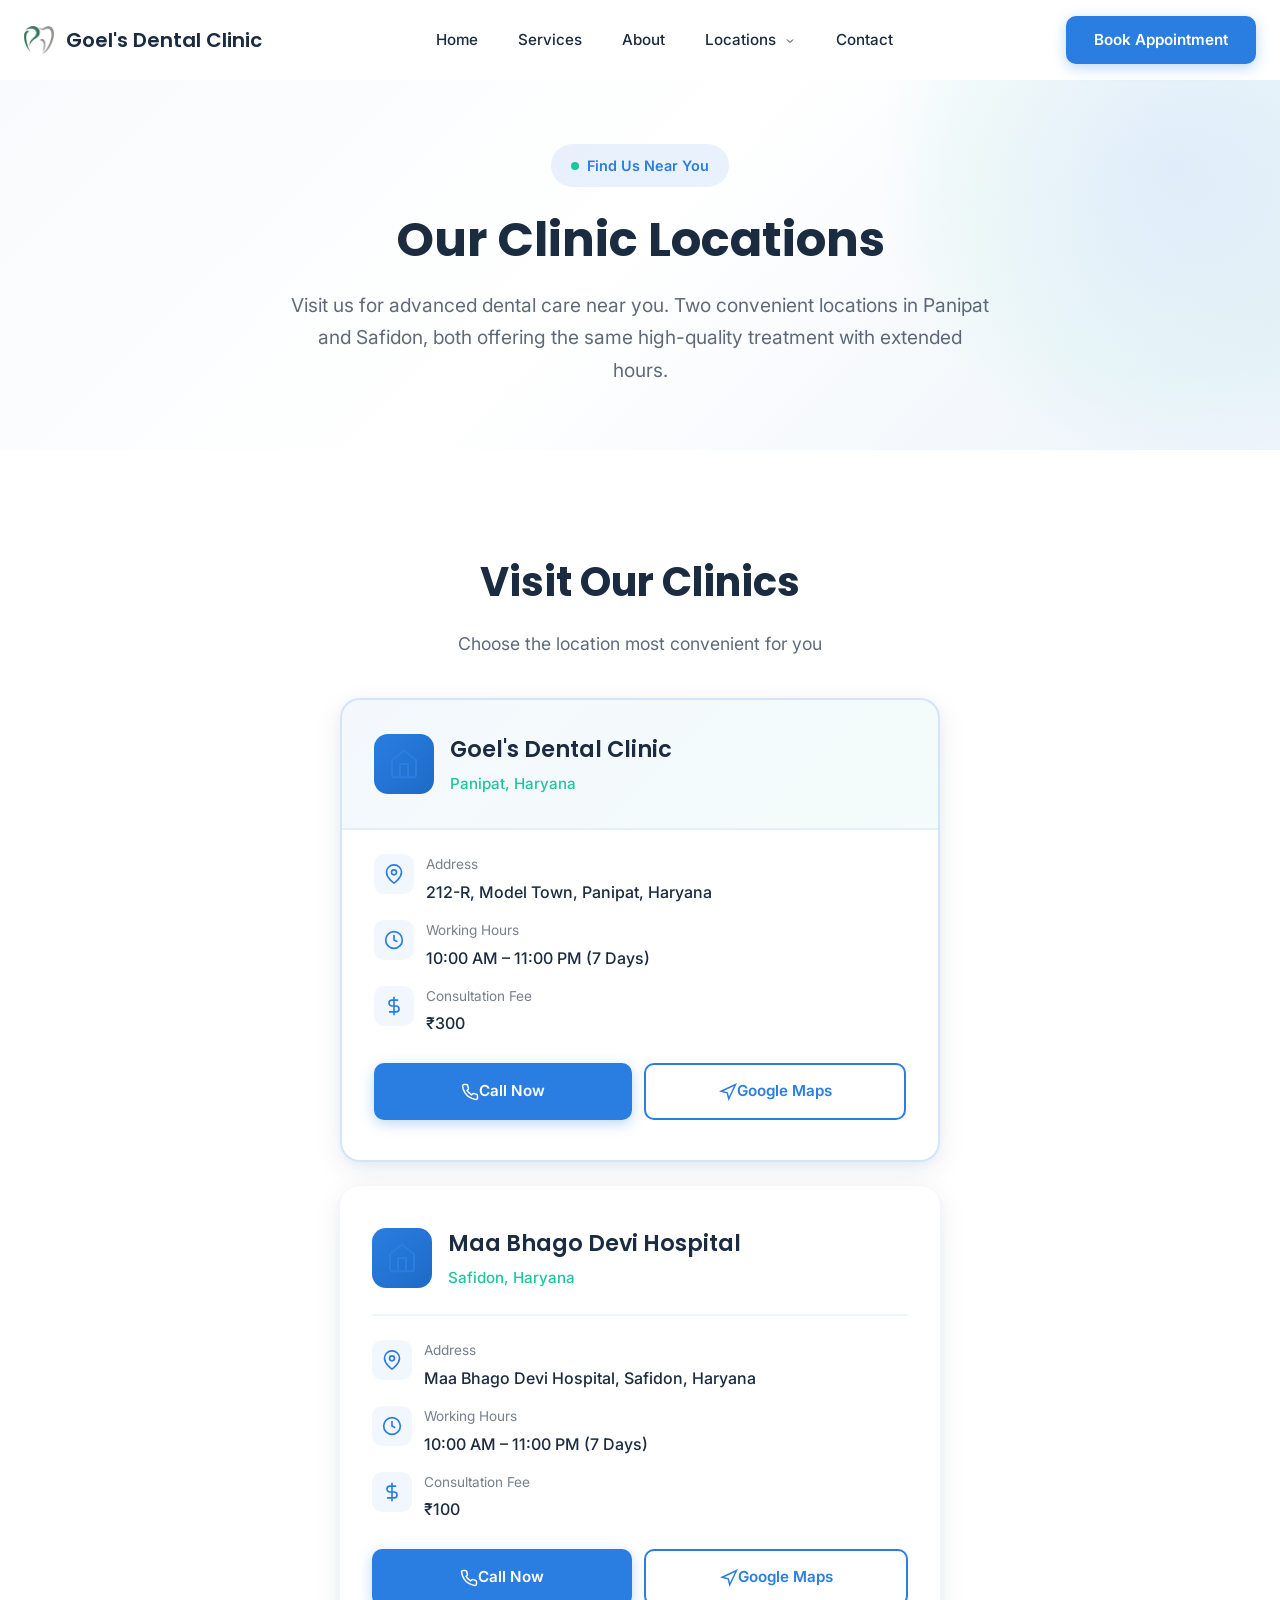
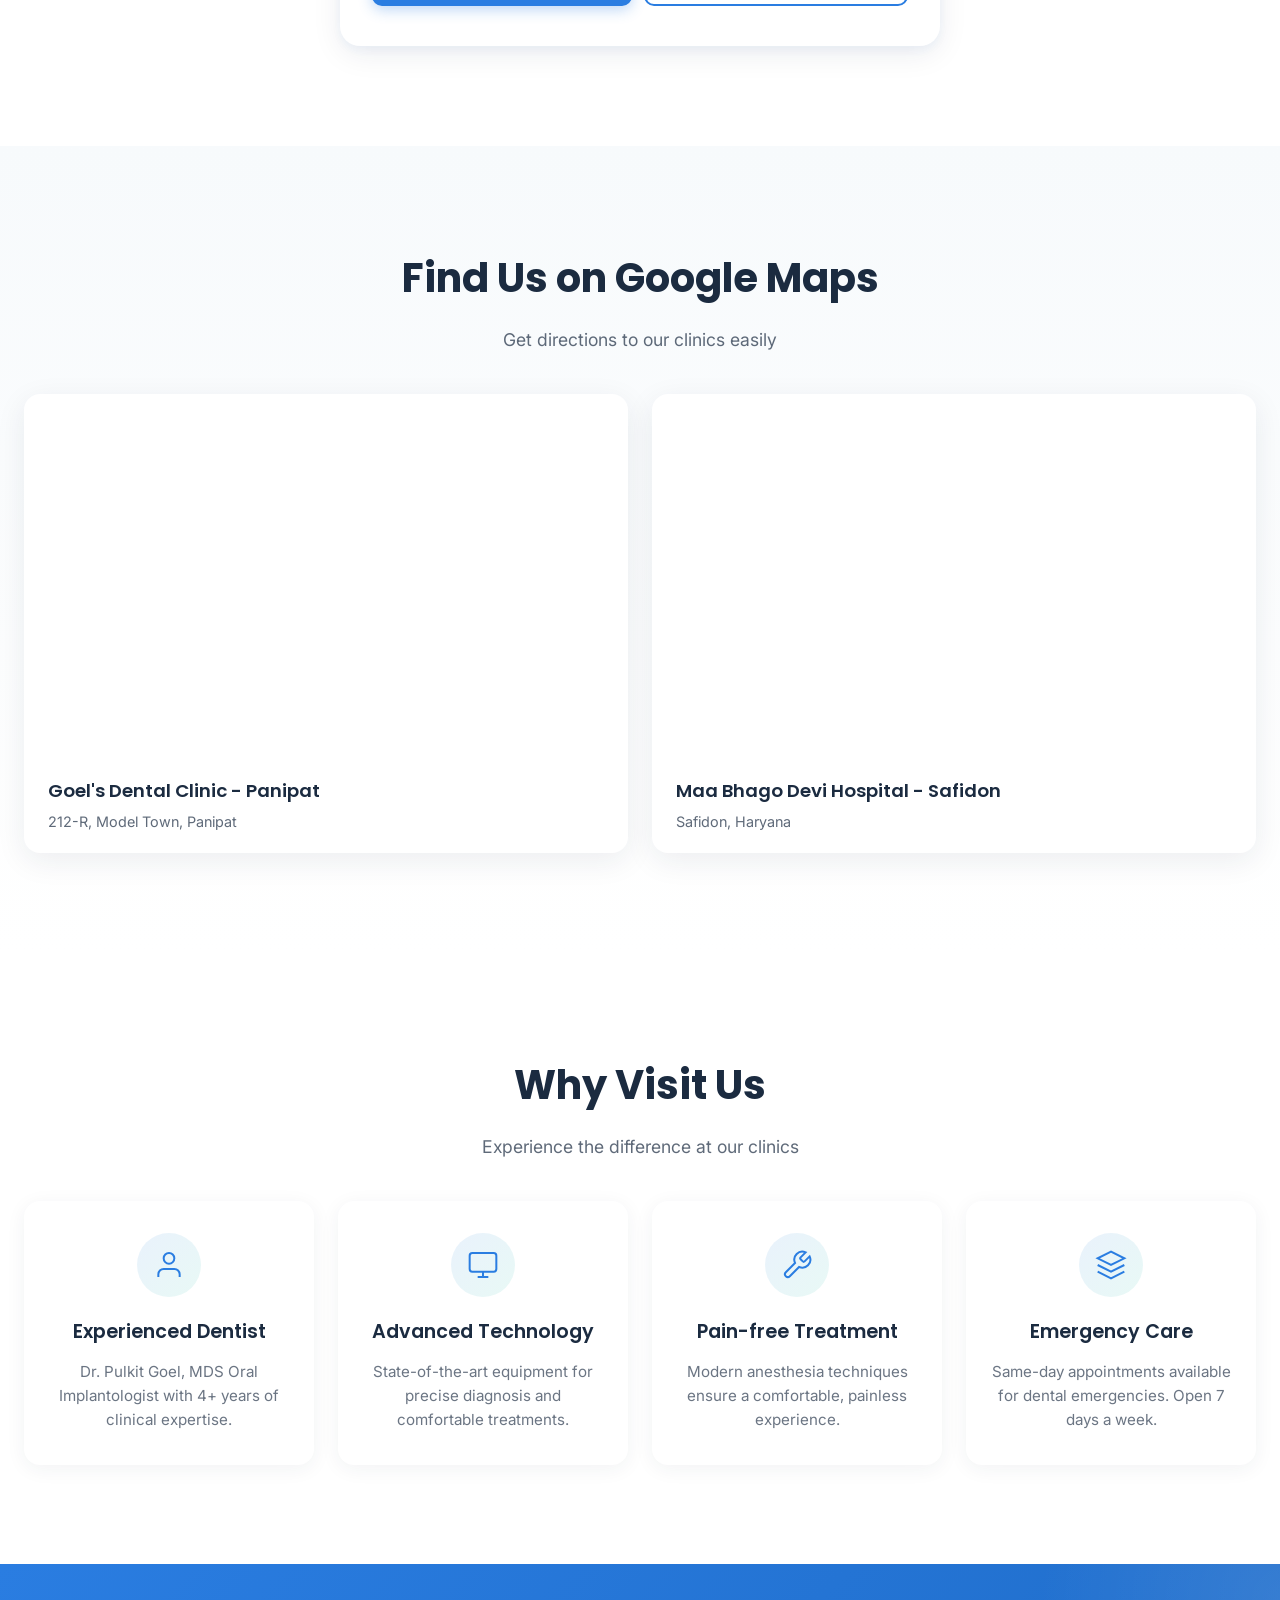
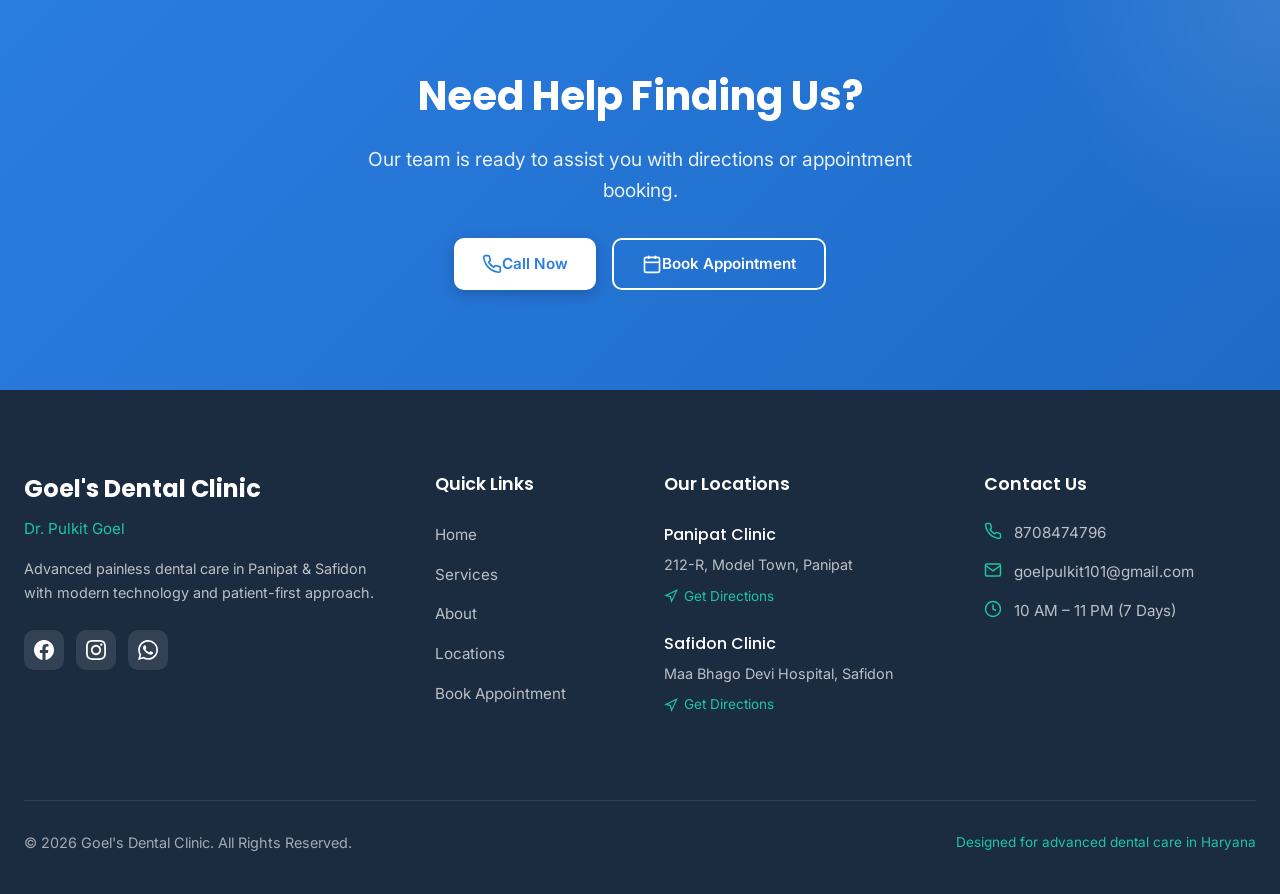
<file: 1.html>
<!DOCTYPE html>
<html lang="en">

<head>
    <meta charset="UTF-8">
    <meta name="viewport" content="width=device-width, initial-scale=1.0">

    <!-- SEO Meta Tags -->
    <title>Our Clinic Locations | Goel's Dental Clinic - Panipat & Safidon</title>
    <meta name="description"
        content="Visit Goel's Dental Clinic in Panipat or Safidon. Advanced dental care with Dr. Pulkit Goel. Open 10 AM - 11 PM, 7 days a week.">
    <meta name="keywords"
        content="dental clinic Panipat, dentist Safidon, Goel Dental Clinic location, dental clinic near me Haryana">
    <meta name="robots" content="index, follow">

    <!-- Canonical URL -->
    <link rel="canonical" href="https://goelsdentalclinic.com/location.html">

    <!-- Favicon -->
    <link rel="icon" type="image/png" href="components/images/logo.png">

    <!-- Fonts -->
    <link rel="preconnect" href="https://fonts.googleapis.com">
    <link rel="preconnect" href="https://fonts.gstatic.com" crossorigin>
    <link
        href="https://fonts.googleapis.com/css2?family=Inter:wght@400;500;600&family=Poppins:wght@500;600;700&display=swap"
        rel="stylesheet">

    <!-- Stylesheet -->
    <link rel="stylesheet" href="style.css">

    <!-- Location Page Specific Styles -->
    <style>
        @keyframes fadeInUp {
            from {
                opacity: 0;
                transform: translateY(20px);
            }

            to {
                opacity: 1;
                transform: translateY(0);
            }
        }

        @keyframes cardFadeIn {
            to {
                opacity: 1;
                transform: translateY(0);
            }
        }

        @keyframes blobPulse {

            0%,
            100% {
                transform: scale(1);
                opacity: 0.6;
            }

            50% {
                transform: scale(1.1);
                opacity: 0.8;
            }
        }

        @keyframes bounceLocation {

            0%,
            100% {
                transform: translateY(0);
            }

            50% {
                transform: translateY(-3px);
            }
        }

        @keyframes pulseDot {

            0%,
            100% {
                opacity: 1;
                transform: scale(1);
            }

            50% {
                opacity: 0.7;
                transform: scale(1.2);
            }
        }

        /* ========================================
           LOCATION PAGE SPECIFIC STYLES
           ======================================== */

        /* Page Hero Section */
        .page-hero {
            min-height: 50vh;
            padding-top: 80px;
            display: flex;
            align-items: center;
            background: linear-gradient(135deg, var(--background) 0%, var(--white) 50%, rgba(42, 125, 225, 0.05) 100%);
            position: relative;
            overflow: hidden;
        }

        .page-hero-blob {
            position: absolute;
            top: -30%;
            right: -15%;
            width: 600px;
            height: 600px;
            background: radial-gradient(circle, rgba(42, 125, 225, 0.1) 0%, rgba(32, 196, 161, 0.05) 50%, transparent 70%);
            border-radius: 50%;
            pointer-events: none;
            animation: blobPulse 8s ease-in-out infinite;
        }

        .page-hero-container {
            max-width: var(--container-max-width);
            margin: 0 auto;
            padding: 60px var(--container-padding);
            text-align: center;
            position: relative;
            z-index: 1;
        }

        .page-badge {
            display: inline-flex;
            align-items: center;
            gap: 8px;
            padding: 10px 20px;
            background: rgba(42, 125, 225, 0.1);
            border-radius: 50px;
            font-family: 'Inter', sans-serif;
            font-size: 0.9rem;
            font-weight: 600;
            color: var(--primary);
            margin-bottom: 24px;
            animation: fadeInUp 0.6s var(--transition-smooth) forwards;
        }

        .page-title {
            font-family: 'Poppins', sans-serif;
            font-size: 3rem;
            font-weight: 700;
            color: var(--dark-text);
            line-height: 1.2;
            margin-bottom: 20px;
            animation: fadeInUp 0.6s var(--transition-smooth) 0.1s forwards;
            word-wrap: break-word;
            overflow-wrap: break-word;
        }

        .page-subtitle {
            font-family: 'Inter', sans-serif;
            font-size: 1.2rem;
            color: rgba(27, 43, 64, 0.7);
            line-height: 1.7;
            max-width: 700px;
            margin: 0 auto;
            animation: fadeInUp 0.6s var(--transition-smooth) 0.2s forwards;
            word-wrap: break-word;
            overflow-wrap: break-word;
        }

        /* ========================================
           LOCATIONS SECTION
           ======================================== */

        .locations-section {
            background: var(--white);
        }

        .locations-container {
            max-width: var(--container-max-width);
            margin: 0 auto;
            padding: 0 var(--container-padding);
        }

        .locations-header {
            text-align: center;
            margin-bottom: 40px;
        }

        .locations-title {
            font-family: 'Poppins', sans-serif;
            font-size: 2.5rem;
            font-weight: 700;
            color: var(--dark-text);
            margin-bottom: 16px;
            word-wrap: break-word;
            overflow-wrap: break-word;
        }

        .locations-subtitle {
            font-family: 'Inter', sans-serif;
            font-size: 1.1rem;
            color: rgba(27, 43, 64, 0.7);
            max-width: 600px;
            margin: 0 auto;
        }

        .locations-grid {
            display: flex;
            flex-direction: column;
            align-items: center;
            gap: 24px;
        }

        .location-card {
            background: var(--white);
            border-radius: 20px;
            padding: 40px 32px;
            box-shadow: 0 8px 30px rgba(27, 43, 64, 0.08), 0 4px 12px rgba(42, 125, 225, 0.06);
            transition: all 0.4s var(--transition-smooth);
            opacity: 1;
            width: 100%;
            max-width: 600px;
        }

        .location-card:nth-child(1) {
            animation-delay: 0.1s;
        }

        .location-card:nth-child(2) {
            animation-delay: 0.2s;
        }

        .location-card.featured {
            border: 2px solid rgba(42, 125, 225, 0.2);
        }

        .location-card.featured .location-header {
            background: linear-gradient(135deg, rgba(42, 125, 225, 0.05) 0%, rgba(32, 196, 161, 0.05) 100%);
            margin: -40px -32px 24px -32px;
            padding: 32px;
            border-radius: 18px 18px 0 0;
        }

        .location-card:hover {
            transform: translateY(-8px);
            box-shadow: 0 15px 40px rgba(27, 43, 64, 0.12), 0 6px 20px rgba(42, 125, 225, 0.1);
        }

        .location-header {
            display: flex;
            align-items: center;
            gap: 16px;
            margin-bottom: 24px;
            padding-bottom: 24px;
            border-bottom: 2px solid rgba(42, 125, 225, 0.08);
        }

        .location-icon {
            display: flex;
            align-items: center;
            justify-content: center;
            width: 60px;
            height: 60px;
            background: linear-gradient(135deg, var(--primary) 0%, var(--primary-dark) 100%);
            border-radius: 14px;
            color: var(--white);
            flex-shrink: 0;
        }

        .location-title {
            font-family: 'Poppins', sans-serif;
            font-size: 1.4rem;
            font-weight: 600;
            color: var(--dark-text);
            margin-bottom: 4px;
            word-wrap: break-word;
            overflow-wrap: break-word;
        }

        .location-city {
            font-family: 'Inter', sans-serif;
            font-size: 0.95rem;
            color: var(--accent);
            font-weight: 500;
        }

        .location-details {
            display: flex;
            flex-direction: column;
            gap: 16px;
            margin-bottom: 28px;
        }

        .location-detail-item {
            display: flex;
            align-items: flex-start;
            gap: 12px;
        }

        .detail-icon {
            display: flex;
            align-items: center;
            justify-content: center;
            width: 40px;
            height: 40px;
            background: rgba(42, 125, 225, 0.06);
            border-radius: 10px;
            color: var(--primary);
            flex-shrink: 0;
        }

        .detail-content {
            flex: 1;
        }

        .detail-label {
            font-family: 'Inter', sans-serif;
            font-size: 0.85rem;
            color: rgba(27, 43, 64, 0.6);
            margin-bottom: 4px;
        }

        .detail-value {
            font-family: 'Inter', sans-serif;
            font-size: 1rem;
            color: var(--dark-text);
            font-weight: 500;
            line-height: 1.5;
            word-wrap: break-word;
            overflow-wrap: break-word;
        }

        .location-actions {
            display: flex;
            gap: 12px;
            flex-wrap: wrap;
        }

        .location-actions .btn {
            flex: 1;
            min-width: 140px;
            justify-content: center;
            padding: 14px 24px;
            font-size: 0.95rem;
        }

        /* ========================================
           MAPS SECTION
           ======================================== */

        .maps-section {
            background: linear-gradient(180deg, var(--background) 0%, var(--white) 100%);
        }

        .maps-container {
            max-width: var(--container-max-width);
            margin: 0 auto;
            padding: 0 var(--container-padding);
        }

        .maps-header {
            text-align: center;
            margin-bottom: 40px;
        }

        .maps-title {
            font-family: 'Poppins', sans-serif;
            font-size: 2.5rem;
            font-weight: 700;
            color: var(--dark-text);
            margin-bottom: 16px;
            word-wrap: break-word;
            overflow-wrap: break-word;
        }

        .maps-subtitle {
            font-family: 'Inter', sans-serif;
            font-size: 1.1rem;
            color: rgba(27, 43, 64, 0.7);
            max-width: 600px;
            margin: 0 auto;
        }

        .maps-grid {
            display: grid;
            grid-template-columns: repeat(2, 1fr);
            gap: 24px;
        }

        .map-card {
            background: var(--white);
            border-radius: 16px;
            overflow: hidden;
            box-shadow: 0 8px 30px rgba(27, 43, 64, 0.08);
            opacity: 1;
        }

        .map-card:nth-child(1) {
            animation-delay: 0.1s;
        }

        .map-card:nth-child(2) {
            animation-delay: 0.2s;
        }

        .map-wrapper {
            position: relative;
            padding-bottom: 60%;
            height: 0;
            overflow: hidden;
        }

        .map-wrapper iframe {
            position: absolute;
            top: 0;
            left: 0;
            width: 100%;
            height: 100%;
            border: 0;
        }

        .map-info {
            padding: 20px 24px;
        }

        .map-clinic-name {
            font-family: 'Poppins', sans-serif;
            font-size: 1.15rem;
            font-weight: 600;
            color: var(--dark-text);
            margin-bottom: 4px;
        }

        .map-address {
            font-family: 'Inter', sans-serif;
            font-size: 0.9rem;
            color: rgba(27, 43, 64, 0.7);
            word-wrap: break-word;
            overflow-wrap: break-word;
        }

        /* ========================================
           WHY VISIT US SECTION
           ======================================== */

        .why-visit-section {
            background: var(--white);
        }

        .why-visit-container {
            max-width: var(--container-max-width);
            margin: 0 auto;
            padding: 0 var(--container-padding);
        }

        .why-visit-header {
            text-align: center;
            margin-bottom: 40px;
        }

        .why-visit-title {
            font-family: 'Poppins', sans-serif;
            font-size: 2.5rem;
            font-weight: 700;
            color: var(--dark-text);
            margin-bottom: 16px;
            word-wrap: break-word;
            overflow-wrap: break-word;
        }

        .why-visit-subtitle {
            font-family: 'Inter', sans-serif;
            font-size: 1.1rem;
            color: rgba(27, 43, 64, 0.7);
            max-width: 600px;
            margin: 0 auto;
        }

        .why-visit-grid {
            display: grid;
            grid-template-columns: repeat(4, 1fr);
            gap: 24px;
        }

        .why-visit-card {
            background: var(--white);
            border-radius: 16px;
            padding: 32px 24px;
            text-align: center;
            box-shadow: 0 4px 20px rgba(27, 43, 64, 0.06);
            transition: all 0.4s var(--transition-smooth);
            opacity: 1;
        }

        .why-visit-card:nth-child(1) {
            animation-delay: 0.05s;
        }

        .why-visit-card:nth-child(2) {
            animation-delay: 0.1s;
        }

        .why-visit-card:nth-child(3) {
            animation-delay: 0.15s;
        }

        .why-visit-card:nth-child(4) {
            animation-delay: 0.2s;
        }

        .why-visit-card:hover {
            transform: translateY(-8px);
            box-shadow: 0 12px 40px rgba(27, 43, 64, 0.12);
        }

        .why-visit-icon {
            width: 64px;
            height: 64px;
            margin: 0 auto 20px;
            display: flex;
            align-items: center;
            justify-content: center;
            background: linear-gradient(135deg, rgba(42, 125, 225, 0.1) 0%, rgba(32, 196, 161, 0.1) 100%);
            border-radius: 50%;
            color: var(--primary);
            transition: all 0.3s var(--transition-smooth);
        }

        .why-visit-card:hover .why-visit-icon {
            background: var(--primary);
            color: var(--white);
            transform: scale(1.1);
        }

        .why-visit-card-title {
            font-family: 'Poppins', sans-serif;
            font-size: 1.2rem;
            font-weight: 600;
            color: var(--dark-text);
            margin-bottom: 12px;
        }

        .why-visit-card-desc {
            font-family: 'Inter', sans-serif;
            font-size: 0.95rem;
            color: rgba(27, 43, 64, 0.65);
            line-height: 1.6;
            word-wrap: break-word;
            overflow-wrap: break-word;
        }

        /* ========================================
           CONTACT CTA SECTION
           ======================================== */

        .contact-cta-section {
            background: linear-gradient(135deg, var(--primary) 0%, var(--primary-dark) 100%);
            position: relative;
            overflow: hidden;
        }

        .contact-cta-blob {
            position: absolute;
            top: -50%;
            right: -20%;
            width: 500px;
            height: 500px;
            background: radial-gradient(circle, rgba(255, 255, 255, 0.1) 0%, transparent 70%);
            border-radius: 50%;
            animation: blobPulse 10s ease-in-out infinite;
        }

        .contact-cta-container {
            max-width: var(--container-max-width);
            margin: 0 auto;
            padding: 0 var(--container-padding);
            text-align: center;
            position: relative;
            z-index: 1;
        }

        .contact-cta-title {
            font-family: 'Poppins', sans-serif;
            font-size: 2.5rem;
            font-weight: 700;
            color: var(--white);
            margin-bottom: 16px;
            word-wrap: break-word;
            overflow-wrap: break-word;
        }

        .contact-cta-text {
            font-family: 'Inter', sans-serif;
            font-size: 1.2rem;
            color: rgba(255, 255, 255, 0.9);
            max-width: 600px;
            margin: 0 auto 32px;
            line-height: 1.6;
            word-wrap: break-word;
            overflow-wrap: break-word;
        }

        .contact-cta-buttons {
            display: flex;
            gap: 16px;
            justify-content: center;
            flex-wrap: wrap;
        }

        .contact-cta-buttons .btn-primary {
            background: var(--white);
            color: var(--primary);
            box-shadow: 0 4px 14px rgba(0, 0, 0, 0.2);
        }

        .contact-cta-buttons .btn-primary:hover {
            background: var(--background);
            transform: scale(1.05);
        }

        .contact-cta-buttons .btn-secondary {
            background: transparent;
            color: var(--white);
            border: 2px solid var(--white);
        }

        .contact-cta-buttons .btn-secondary:hover {
            background: var(--white);
            color: var(--primary);
        }

        /* ========================================
           RESPONSIVE STYLES
           ======================================== */

        @media (max-width: 1024px) {
            .page-title {
                font-size: 2.5rem;
            }

            .locations-title,
            .maps-title,
            .why-visit-title {
                font-size: 2.2rem;
            }

            .contact-cta-title {
                font-size: 2.2rem;
            }

            .locations-grid,
            .maps-grid {
                gap: 24px;
            }

            .location-card {
                padding: 32px 24px;
            }



            .why-visit-grid {
                grid-template-columns: repeat(2, 1fr);
            }
        }

        @media (max-width: 768px) {
            .page-hero {
                min-height: 40vh;
            }

            .page-title {
                font-size: 2rem;
            }

            .page-subtitle {
                font-size: 1rem;
            }

            .locations-title,
            .maps-title,
            .why-visit-title {
                font-size: 1.8rem;
            }

            .contact-cta-title {
                font-size: 1.8rem;
            }

            .contact-cta-text {
                font-size: 1rem;
            }

            .locations-grid,
            .maps-grid {
                grid-template-columns: 1fr;
                gap: 24px;
            }

            .location-card {
                padding: 28px 20px;
            }



            .location-title {
                font-size: 1.25rem;
            }

            .location-actions {
                flex-direction: column;
            }

            .location-actions .btn {
                width: 100%;
            }

            .why-visit-grid {
                grid-template-columns: repeat(2, 1fr);
                gap: 24px;
            }

            .why-visit-card {
                padding: 28px 20px;
            }
        }

        @media (max-width: 480px) {
            .page-title {
                font-size: 1.75rem;
            }

            .page-badge {
                font-size: 0.8rem;
                padding: 8px 16px;
            }

            .locations-title,
            .maps-title,
            .why-visit-title {
                font-size: 1.6rem;
            }

            .contact-cta-title {
                font-size: 1.6rem;
            }

            .why-visit-grid {
                grid-template-columns: 1fr;
                gap: 24px;
            }

            .location-header {
                flex-direction: column;
                text-align: center;
            }

            .location-detail-item {
                align-items: flex-start;
            }
        }
    </style>

    <!-- Include Script -->
    <script src="js/include.js"></script>
</head>

<body>
    <!-- Navbar injected here -->
    <div id="navbar"></div>

    <!-- ========================================
         HERO SECTION
         ======================================== -->
    <section class="page-hero" id="home">
        <div class="page-hero-blob"></div>

        <div class="page-hero-container">
            <div class="page-badge">
                <span class="badge-dot"></span>
                Find Us Near You
            </div>

            <h1 class="page-title">Our Clinic Locations</h1>

            <p class="page-subtitle">
                Visit us for advanced dental care near you. Two convenient locations in Panipat and Safidon,
                both offering the same high-quality treatment with extended hours.
            </p>
        </div>
    </section>

    <!-- ========================================
         LOCATIONS SECTION
         ======================================== -->
    <section class="locations-section section-spacing" id="locations">
        <div class="locations-container">
            <div class="locations-header">
                <h2 class="locations-title">Visit Our Clinics</h2>
                <p class="locations-subtitle">Choose the location most convenient for you</p>
            </div>

            <div class="locations-grid">
                <!-- Panipat Clinic - Featured Main Clinic -->
                <div class="location-card featured">
                    <div class="location-header">
                        <div class="location-icon">
                            <svg width="32" height="32" viewBox="0 0 24 24" fill="none" stroke="currentColor"
                                stroke-width="1.5">
                                <path d="M3 9l9-7 9 7v11a2 2 0 0 1-2 2H5a2 2 0 0 1-2-2z" />
                                <polyline points="9 22 9 12 15 12 15 22" />
                            </svg>
                        </div>
                        <div>
                            <h3 class="location-title">Goel's Dental Clinic</h3>
                            <p class="location-city">Panipat, Haryana</p>
                        </div>
                    </div>

                    <div class="location-details">
                        <div class="location-detail-item">
                            <div class="detail-icon">
                                <svg width="20" height="20" viewBox="0 0 24 24" fill="none" stroke="currentColor"
                                    stroke-width="2">
                                    <path d="M21 10c0 7-9 13-9 13s-9-6-9-13a9 9 0 0 1 18 0z" />
                                    <circle cx="12" cy="10" r="3" />
                                </svg>
                            </div>
                            <div class="detail-content">
                                <p class="detail-label">Address</p>
                                <p class="detail-value">212-R, Model Town, Panipat, Haryana</p>
                            </div>
                        </div>

                        <div class="location-detail-item">
                            <div class="detail-icon">
                                <svg width="20" height="20" viewBox="0 0 24 24" fill="none" stroke="currentColor"
                                    stroke-width="2">
                                    <circle cx="12" cy="12" r="10" />
                                    <polyline points="12 6 12 12 16 14" />
                                </svg>
                            </div>
                            <div class="detail-content">
                                <p class="detail-label">Working Hours</p>
                                <p class="detail-value">10:00 AM – 11:00 PM (7 Days)</p>
                            </div>
                        </div>

                        <div class="location-detail-item">
                            <div class="detail-icon">
                                <svg width="20" height="20" viewBox="0 0 24 24" fill="none" stroke="currentColor"
                                    stroke-width="2">
                                    <line x1="12" y1="1" x2="12" y2="23" />
                                    <path d="M17 5H9.5a3.5 3.5 0 0 0 0 7h5a3.5 3.5 0 0 1 0 7H6" />
                                </svg>
                            </div>
                            <div class="detail-content">
                                <p class="detail-label">Consultation Fee</p>
                                <p class="detail-value">₹300</p>
                            </div>
                        </div>
                    </div>

                    <div class="location-actions">
                        <a href="tel:8708474796" class="btn btn-primary">
                            <svg width="18" height="18" viewBox="0 0 24 24" fill="none" stroke="currentColor"
                                stroke-width="2">
                                <path
                                    d="M22 16.92v3a2 2 0 0 1-2.18 2 19.79 19.79 0 0 1-8.63-3.07 19.5 19.5 0 0 1-6-6 19.79 19.79 0 0 1-3.07-8.67A2 2 0 0 1 4.11 2h3a2 2 0 0 1 2 1.72 12.84 12.84 0 0 0 .7 2.81 2 2 0 0 1-.45 2.11L8.09 9.91a16 16 0 0 0 6 6l1.27-1.27a2 2 0 0 1 2.11-.45 12.84 12.84 0 0 0 2.81.7A2 2 0 0 1 22 16.92z" />
                            </svg>
                            <span>Call Now</span>
                        </a>
                        <a href="https://www.google.com/maps/@29.3910327,76.9636503,17z?entry=ttu&g_ep=EgoyMDI2MDUwNi4wIKXMDSoASAFQAw%3D%3D"
                            target="_blank" class="btn btn-secondary"
                            aria-label="Open Panipat Clinic location in Google Maps">
                            <svg width="18" height="18" viewBox="0 0 24 24" fill="none" stroke="currentColor"
                                stroke-width="2">
                                <polygon points="3 11 22 2 13 21 11 13 3 11" />
                            </svg>
                            <span>Google Maps</span>
                        </a>
                    </div>
                </div>

                <!-- Safidon Clinic -->
                <div class="location-card">
                    <div class="location-header">
                        <div class="location-icon">
                            <svg width="32" height="32" viewBox="0 0 24 24" fill="none" stroke="currentColor"
                                stroke-width="1.5">
                                <path d="M3 9l9-7 9 7v11a2 2 0 0 1-2 2H5a2 2 0 0 1-2-2z" />
                                <polyline points="9 22 9 12 15 12 15 22" />
                            </svg>
                        </div>
                        <div>
                            <h3 class="location-title">Maa Bhago Devi Hospital</h3>
                            <p class="location-city">Safidon, Haryana</p>
                        </div>
                    </div>

                    <div class="location-details">
                        <div class="location-detail-item">
                            <div class="detail-icon">
                                <svg width="20" height="20" viewBox="0 0 24 24" fill="none" stroke="currentColor"
                                    stroke-width="2">
                                    <path d="M21 10c0 7-9 13-9 13s-9-6-9-13a9 9 0 0 1 18 0z" />
                                    <circle cx="12" cy="10" r="3" />
                                </svg>
                            </div>
                            <div class="detail-content">
                                <p class="detail-label">Address</p>
                                <p class="detail-value">Maa Bhago Devi Hospital, Safidon, Haryana</p>
                            </div>
                        </div>

                        <div class="location-detail-item">
                            <div class="detail-icon">
                                <svg width="20" height="20" viewBox="0 0 24 24" fill="none" stroke="currentColor"
                                    stroke-width="2">
                                    <circle cx="12" cy="12" r="10" />
                                    <polyline points="12 6 12 12 16 14" />
                                </svg>
                            </div>
                            <div class="detail-content">
                                <p class="detail-label">Working Hours</p>
                                <p class="detail-value">10:00 AM – 11:00 PM (7 Days)</p>
                            </div>
                        </div>

                        <div class="location-detail-item">
                            <div class="detail-icon">
                                <svg width="20" height="20" viewBox="0 0 24 24" fill="none" stroke="currentColor"
                                    stroke-width="2">
                                    <line x1="12" y1="1" x2="12" y2="23" />
                                    <path d="M17 5H9.5a3.5 3.5 0 0 0 0 7h5a3.5 3.5 0 0 1 0 7H6" />
                                </svg>
                            </div>
                            <div class="detail-content">
                                <p class="detail-label">Consultation Fee</p>
                                <p class="detail-value">₹100</p>
                            </div>
                        </div>
                    </div>

                    <div class="location-actions">
                        <a href="tel:8708474796" class="btn btn-primary">
                            <svg width="18" height="18" viewBox="0 0 24 24" fill="none" stroke="currentColor"
                                stroke-width="2">
                                <path
                                    d="M22 16.92v3a2 2 0 0 1-2.18 2 19.79 19.79 0 0 1-8.63-3.07 19.5 19.5 0 0 1-6-6 19.79 19.79 0 0 1-3.07-8.67A2 2 0 0 1 4.11 2h3a2 2 0 0 1 2 1.72 12.84 12.84 0 0 0 .7 2.81 2 2 0 0 1-.45 2.11L8.09 9.91a16 16 0 0 0 6 6l1.27-1.27a2 2 0 0 1 2.11-.45 12.84 12.84 0 0 0 2.81.7A2 2 0 0 1 22 16.92z" />
                            </svg>
                            <span>Call Now</span>
                        </a>
                        <a href="https://www.google.com/maps/search/maa+bhago+devi+hospital+safidon/@29.4025946,76.6555679,17z/data=!3m1!4b1?entry=ttu&g_ep=EgoyMDI2MDUwNi4wIKXMDSoASAFQAw%3D%3D"
                            target="_blank" class="btn btn-secondary"
                            aria-label="Open Safidon Clinic location in Google Maps">
                            <svg width="18" height="18" viewBox="0 0 24 24" fill="none" stroke="currentColor"
                                stroke-width="2">
                                <polygon points="3 11 22 2 13 21 11 13 3 11" />
                            </svg>
                            <span>Google Maps</span>
                        </a>
                    </div>
                </div>
            </div>
        </div>
    </section>

    <!-- ========================================
         MAPS SECTION
         ======================================== -->
    <section class="maps-section section-spacing" id="maps">
        <div class="maps-container">
            <div class="maps-header">
                <h2 class="maps-title">Find Us on Google Maps</h2>
                <p class="maps-subtitle">Get directions to our clinics easily</p>
            </div>

            <div class="maps-grid">
                <!-- Panipat Map -->
                <div class="map-card">
                    <div class="map-wrapper">
                        <iframe
                            src="https://www.google.com/maps/embed?pb=!1m18!1m12!1m3!1d1741.794!2d76.9636503!3d29.3910327!2m3!1f0!2f0!3f0!3m2!1i1024!2i768!4f13.1!3m3!1m2!1s0x0%3A0x0!2s212-R%2C%20Model%20Town%2C%20Panipat%2C%20Haryana!5e0!3m2!1sen!2sin"
                            allowfullscreen="" loading="lazy" referrerpolicy="no-referrer-when-downgrade"
                            title="Goel's Dental Clinic Panipat Location"></iframe>
                    </div>
                    <div class="map-info">
                        <h4 class="map-clinic-name">Goel's Dental Clinic - Panipat</h4>
                        <p class="map-address">212-R, Model Town, Panipat</p>
                    </div>
                </div>

                <!-- Safidon Map -->
                <div class="map-card">
                    <div class="map-wrapper">
                        <iframe
                            src="https://www.google.com/maps/embed?pb=!1m18!1m12!1m3!1d1741.794!2d76.6555679!3d29.4025946!2m3!1f0!2f0!3f0!3m2!1i1024!2i768!4f13.1!3m3!1m2!1s0x0%3A0x0!2sMaa%20Bhago%20Devi%20Hospital%2C%20Safidon%2C%20Haryana!5e0!3m2!1sen!2sin"
                            allowfullscreen="" loading="lazy" referrerpolicy="no-referrer-when-downgrade"
                            title="Maa Bhago Devi Hospital Safidon Location"></iframe>
                    </div>
                    <div class="map-info">
                        <h4 class="map-clinic-name">Maa Bhago Devi Hospital - Safidon</h4>
                        <p class="map-address">Safidon, Haryana</p>
                    </div>
                </div>
            </div>
        </div>
    </section>

    <!-- ========================================
         WHY VISIT US SECTION
         ======================================== -->
    <section class="why-visit-section section-spacing" id="why-visit">
        <div class="why-visit-container">
            <div class="why-visit-header">
                <h2 class="why-visit-title">Why Visit Us</h2>
                <p class="why-visit-subtitle">Experience the difference at our clinics</p>
            </div>

            <div class="why-visit-grid">
                <!-- Card 1 -->
                <div class="why-visit-card">
                    <div class="why-visit-icon">
                        <svg width="32" height="32" viewBox="0 0 24 24" fill="none" stroke="currentColor"
                            stroke-width="1.5">
                            <path d="M20 21v-2a4 4 0 0 0-4-4H8a4 4 0 0 0-4 4v2" />
                            <circle cx="12" cy="7" r="4" />
                        </svg>
                    </div>
                    <h3 class="why-visit-card-title">Experienced Dentist</h3>
                    <p class="why-visit-card-desc">Dr. Pulkit Goel, MDS Oral Implantologist with 4+ years of clinical
                        expertise.</p>
                </div>

                <!-- Card 2 -->
                <div class="why-visit-card">
                    <div class="why-visit-icon">
                        <svg width="32" height="32" viewBox="0 0 24 24" fill="none" stroke="currentColor"
                            stroke-width="1.5">
                            <rect x="2" y="3" width="20" height="14" rx="2" ry="2" />
                            <line x1="8" y1="21" x2="16" y2="21" />
                            <line x1="12" y1="17" x2="12" y2="21" />
                        </svg>
                    </div>
                    <h3 class="why-visit-card-title">Advanced Technology</h3>
                    <p class="why-visit-card-desc">State-of-the-art equipment for precise diagnosis and comfortable
                        treatments.</p>
                </div>

                <!-- Card 3 -->
                <div class="why-visit-card">
                    <div class="why-visit-icon">
                        <svg width="32" height="32" viewBox="0 0 24 24" fill="none" stroke="currentColor"
                            stroke-width="1.5">
                            <path
                                d="M14.7 6.3a1 1 0 0 0 0 1.4l1.6 1.6a1 1 0 0 0 1.4 0l3.77-3.77a6 6 0 0 1-7.94 7.94l-6.91 6.91a2.12 2.12 0 0 1-3-3l6.91-6.91a6 6 0 0 1 7.94-7.94l-3.76 3.76z" />
                        </svg>
                    </div>
                    <h3 class="why-visit-card-title">Pain-free Treatment</h3>
                    <p class="why-visit-card-desc">Modern anesthesia techniques ensure a comfortable, painless
                        experience.</p>
                </div>

                <!-- Card 4 -->
                <div class="why-visit-card">
                    <div class="why-visit-icon">
                        <svg width="32" height="32" viewBox="0 0 24 24" fill="none" stroke="currentColor"
                            stroke-width="1.5">
                            <path d="M12 2L2 7l10 5 10-5-10-5z" />
                            <path d="M2 17l10 5 10-5" />
                            <path d="M2 12l10 5 10-5" />
                        </svg>
                    </div>
                    <h3 class="why-visit-card-title">Emergency Care</h3>
                    <p class="why-visit-card-desc">Same-day appointments available for dental emergencies. Open 7 days a
                        week.</p>
                </div>
            </div>
        </div>
    </section>

    <!-- ========================================
         CONTACT CTA SECTION
         ======================================== -->
    <section class="contact-cta-section section-spacing" id="contact">
        <div class="contact-cta-blob"></div>
        <div class="contact-cta-container">
            <h2 class="contact-cta-title">Need Help Finding Us?</h2>
            <p class="contact-cta-text">Our team is ready to assist you with directions or appointment booking.</p>
            <div class="contact-cta-buttons">
                <a href="tel:8708474796" class="btn btn-primary">
                    <svg width="20" height="20" viewBox="0 0 24 24" fill="none" stroke="currentColor" stroke-width="2">
                        <path
                            d="M22 16.92v3a2 2 0 0 1-2.18 2 19.79 19.79 0 0 1-8.63-3.07 19.5 19.5 0 0 1-6-6 19.79 19.79 0 0 1-3.07-8.67A2 2 0 0 1 4.11 2h3a2 2 0 0 1 2 1.72 12.84 12.84 0 0 0 .7 2.81 2 2 0 0 1-.45 2.11L8.09 9.91a16 16 0 0 0 6 6l1.27-1.27a2 2 0 0 1 2.11-.45 12.84 12.84 0 0 0 2.81.7A2 2 0 0 1 22 16.92z" />
                    </svg>
                    <span>Call Now</span>
                </a>
                <a href="appointment.html" class="btn btn-secondary">
                    <svg width="20" height="20" viewBox="0 0 24 24" fill="none" stroke="currentColor" stroke-width="2">
                        <rect x="3" y="4" width="18" height="18" rx="2" ry="2" />
                        <line x1="16" y1="2" x2="16" y2="6" />
                        <line x1="8" y1="2" x2="8" y2="6" />
                        <line x1="3" y1="10" x2="21" y2="10" />
                    </svg>
                    <span>Book Appointment</span>
                </a>
            </div>
        </div>
    </section>

    <!-- ========================================
         FOOTER SECTION (Pasted from index.html)
         ======================================== -->
    <footer class="footer" id="footer">
        <div class="footer-container">
            <div class="footer-main">
                <!-- Column 1: About Clinic -->
                <div class="footer-column">
                    <h3 class="footer-logo">Goel's Dental Clinic</h3>
                    <p class="footer-doctor">Dr. Pulkit Goel</p>
                    <p class="footer-description">Advanced painless dental care in Panipat & Safidon with modern
                        technology and patient-first approach.</p>
                    <div class="footer-social">
                        <a href="#" class="social-link" aria-label="Facebook">
                            <svg width="20" height="20" viewBox="0 0 24 24" fill="currentColor">
                                <path
                                    d="M24 12.073c0-6.627-5.373-12-12-12s-12 5.373-12 12c0 5.99 4.388 10.954 10.125 11.854v-8.385H7.078v-3.47h3.047V9.43c0-3.007 1.792-4.669 4.533-4.669c1.312 0 2.686.235 2.686.235v2.953H15.83c-1.491 0-1.956.925-1.956 1.874v2.25h3.328l-.532 3.47h-2.796v8.385C19.612 23.027 24 18.062 24 12.073z" />
                            </svg>
                        </a>
                        <a href="https://www.instagram.com/goel_dentalclinic_panipat?igsh=MWtvYjdzeTBvd3ptaw=="
                            class="social-link" aria-label="Instagram" target="_blank" rel="noopener noreferrer">
                            <svg width="20" height="20" viewBox="0 0 24 24" fill="currentColor">
                                <path
                                    d="M12 2.163c3.204 0 3.584.012 4.85.07 3.252.148 4.771 1.691 4.919 4.919.058 1.265.069 1.645.069 4.849 0 3.205-.012 3.584-.069 4.849-.149 3.225-1.664 4.771-4.919 4.919-1.266.058-1.644.07-4.85.07-3.204 0-3.584-.012-4.849-.07-3.26-.149-4.771-1.699-4.919-4.92-.058-1.265-.07-1.644-.07-4.849 0-3.204.013-3.583.07-4.849.149-3.227 1.664-4.771 4.919-4.919 1.266-.057 1.645-.069 4.849-.069zm0-2.163c-3.259 0-3.667.014-4.947.072-4.358.2-6.78 2.618-6.98 6.98-.059 1.281-.073 1.689-.073 4.948 0 3.259.014 3.668.072 4.948.2 4.358 2.618 6.78 6.98 6.98 1.281.058 1.689.072 4.948.072 3.259 0 3.668-.014 4.948-.072 4.354-.2 6.782-2.618 6.979-6.98.059-1.28.073-1.689.073-4.948 0-3.259-.014-3.667-.072-4.947-.196-4.354-2.617-6.78-6.979-6.98-1.281-.059-1.69-.073-4.949-.073zm0 5.838c-3.403 0-6.162 2.759-6.162 6.162s2.759 6.163 6.162 6.163 6.162-2.759 6.162-6.163c0-3.403-2.759-6.162-6.162-6.162zm0 10.162c-2.209 0-4-1.79-4-4 0-2.209 1.791-4 4-4s4 1.791 4 4c0 2.21-1.791 4-4 4zm6.406-11.845c-.796 0-1.441.645-1.441 1.44s.645 1.44 1.441 1.44c.795 0 1.439-.645 1.439-1.44s-.644-1.44-1.439-1.44z" />
                            </svg>
                        </a>
                        <a href="https://wa.me/918708474796" class="social-link" aria-label="WhatsApp" target="_blank"
                            rel="noopener noreferrer">
                            <svg width="20" height="20" viewBox="0 0 24 24" fill="currentColor">
                                <path
                                    d="M17.472 14.382c-.297-.149-1.758-.867-2.03-.967-.273-.099-.471-.148-.67.15-.197.297-.767.966-.94 1.164-.173.199-.347.223-.644.075-.297-.15-1.255-.463-2.39-1.475-.883-.788-1.48-1.761-1.653-2.059-.173-.297-.018-.458.13-.606.134-.133.298-.347.446-.52.149-.174.198-.298.298-.497.099-.198.05-.371-.025-.52-.075-.149-.669-1.612-.916-2.207-.242-.579-.487-.5-.669-.51-.173-.008-.371-.01-.57-.01-.198 0-.52.074-.792.372-.272.297-1.04 1.016-1.04 2.479 0 1.462 1.065 2.875 1.213 3.074.149.198 2.096 3.2 5.077 4.487.709.306 1.262.489 1.694.625.712.227 1.36.195 1.871.118.571-.085 1.758-.719 2.006-1.413.248-.694.248-1.289.173-1.413-.074-.124-.272-.198-.57-.347m-5.421 7.403h-.004a9.87 9.87 0 01-5.031-1.378l-.361-.214-3.741.982.998-3.648-.235-.374a9.86 9.86 0 01-1.51-5.26c.001-5.45 4.436-9.884 9.888-9.884 2.64 0 5.122 1.03 6.988 2.898a9.825 9.825 0 012.893 6.994c-.003 5.45-4.437 9.884-9.885 9.884m8.413-18.297A11.815 11.815 0 0012.05 0C5.495 0 .16 5.335.157 11.892c0 2.096.547 4.142 1.588 5.945L.057 24l6.305-1.654a11.882 11.882 0 005.683 1.448h.005c6.554 0 11.89-5.335 11.893-11.893a11.821 11.821 0 00-3.48-8.413z" />
                            </svg>
                        </a>
                    </div>
                </div>

                <!-- Column 2: Quick Links -->
                <div class="footer-column">
                    <h4 class="footer-heading">Quick Links</h4>
                    <ul class="footer-links">
                        <li><a href="index.html" class="footer-link">Home</a></li>
                        <li><a href="services.html" class="footer-link">Services</a></li>
                        <li><a href="about.html" class="footer-link">About</a></li>
                        <li><a href="location.html" class="footer-link">Locations</a></li>
                        <li><a href="appointment.html" class="footer-link">Book Appointment</a></li>
                    </ul>
                </div>

                <!-- Column 3: Locations -->
                <div class="footer-column">
                    <h4 class="footer-heading">Our Locations</h4>
                    <div class="footer-location">
                        <p class="location-name">Panipat Clinic</p>
                        <p class="location-address">212-R, Model Town, Panipat</p>
                        <a href="https://www.google.com/maps/@29.3910327,76.9636503,17z?entry=ttu&g_ep=EgoyMDI2MDUwNi4wIKXMDSoASAFQAw%3D%3D"
                            class="location-link" target="_blank" rel="noopener noreferrer"
                            aria-label="Open Panipat Clinic location in Google Maps">
                            <svg width="14" height="14" viewBox="0 0 24 24" fill="none" stroke="currentColor"
                                stroke-width="2">
                                <polygon points="3 11 22 2 13 21 11 13 3 11" />
                            </svg>
                            <span>Get Directions</span>
                        </a>
                    </div>
                    <div class="footer-location">
                        <p class="location-name">Safidon Clinic</p>
                        <p class="location-address">Maa Bhago Devi Hospital, Safidon</p>
                        <a href="https://www.google.com/maps/search/maa+bhago+devi+hospital+safidon/@29.4025946,76.6555679,17z/data=!3m1!4b1?entry=ttu&g_ep=EgoyMDI2MDUwNi4wIKXMDSoASAFQAw%3D%3D"
                            class="location-link" target="_blank" rel="noopener noreferrer"
                            aria-label="Open Safidon Clinic location in Google Maps">
                            <svg width="14" height="14" viewBox="0 0 24 24" fill="none" stroke="currentColor"
                                stroke-width="2">
                                <polygon points="3 11 22 2 13 21 11 13 3 11" />
                            </svg>
                            <span>Get Directions</span>
                        </a>
                    </div>
                </div>

                <!-- Column 4: Contact Info -->
                <div class="footer-column">
                    <h4 class="footer-heading">Contact Us</h4>
                    <div class="footer-contact">
                        <div class="contact-item">
                            <svg width="18" height="18" viewBox="0 0 24 24" fill="none" stroke="currentColor"
                                stroke-width="2">
                                <path
                                    d="M22 16.92v3a2 2 0 0 1-2.18 2 19.79 19.79 0 0 1-8.63-3.07 19.5 19.5 0 0 1-6-6 19.79 19.79 0 0 1-3.07-8.67A2 2 0 0 1 4.11 2h3a2 2 0 0 1 2 1.72 12.84 12.84 0 0 0 .7 2.81 2 2 0 0 1-.45 2.11L8.09 9.91a16 16 0 0 0 6 6l1.27-1.27a2 2 0 0 1 2.11-.45 12.84 12.84 0 0 0 2.81.7A2 2 0 0 1 22 16.92z" />
                            </svg>
                            <span>8708474796</span>
                        </div>
                        <div class="contact-item">
                            <svg width="18" height="18" viewBox="0 0 24 24" fill="none" stroke="currentColor"
                                stroke-width="2">
                                <path d="M4 4h16c1.1 0 2 .9 2 2v12c0 1.1-.9 2-2 2H4c-1.1 0-2-.9-2-2V6c0-1.1.9-2 2-2z" />
                                <polyline points="22,6 12,13 2,6" />
                            </svg>
                            <span>goelpulkit101@gmail.com</span>
                        </div>
                        <div class="contact-item">
                            <svg width="18" height="18" viewBox="0 0 24 24" fill="none" stroke="currentColor"
                                stroke-width="2">
                                <circle cx="12" cy="12" r="10" />
                                <polyline points="12 6 12 12 16 14" />
                            </svg>
                            <span>10 AM – 11 PM (7 Days)</span>
                        </div>
                    </div>
                </div>
            </div>

            <!-- Bottom Bar -->
            <div class="footer-bottom">
                <p class="copyright">© 2026 Goel's Dental Clinic. All Rights Reserved.</p>
                <p class="footer-tagline">Designed for advanced dental care in Haryana</p>
            </div>
        </div>
    </footer>

</body>

</html>
</file>
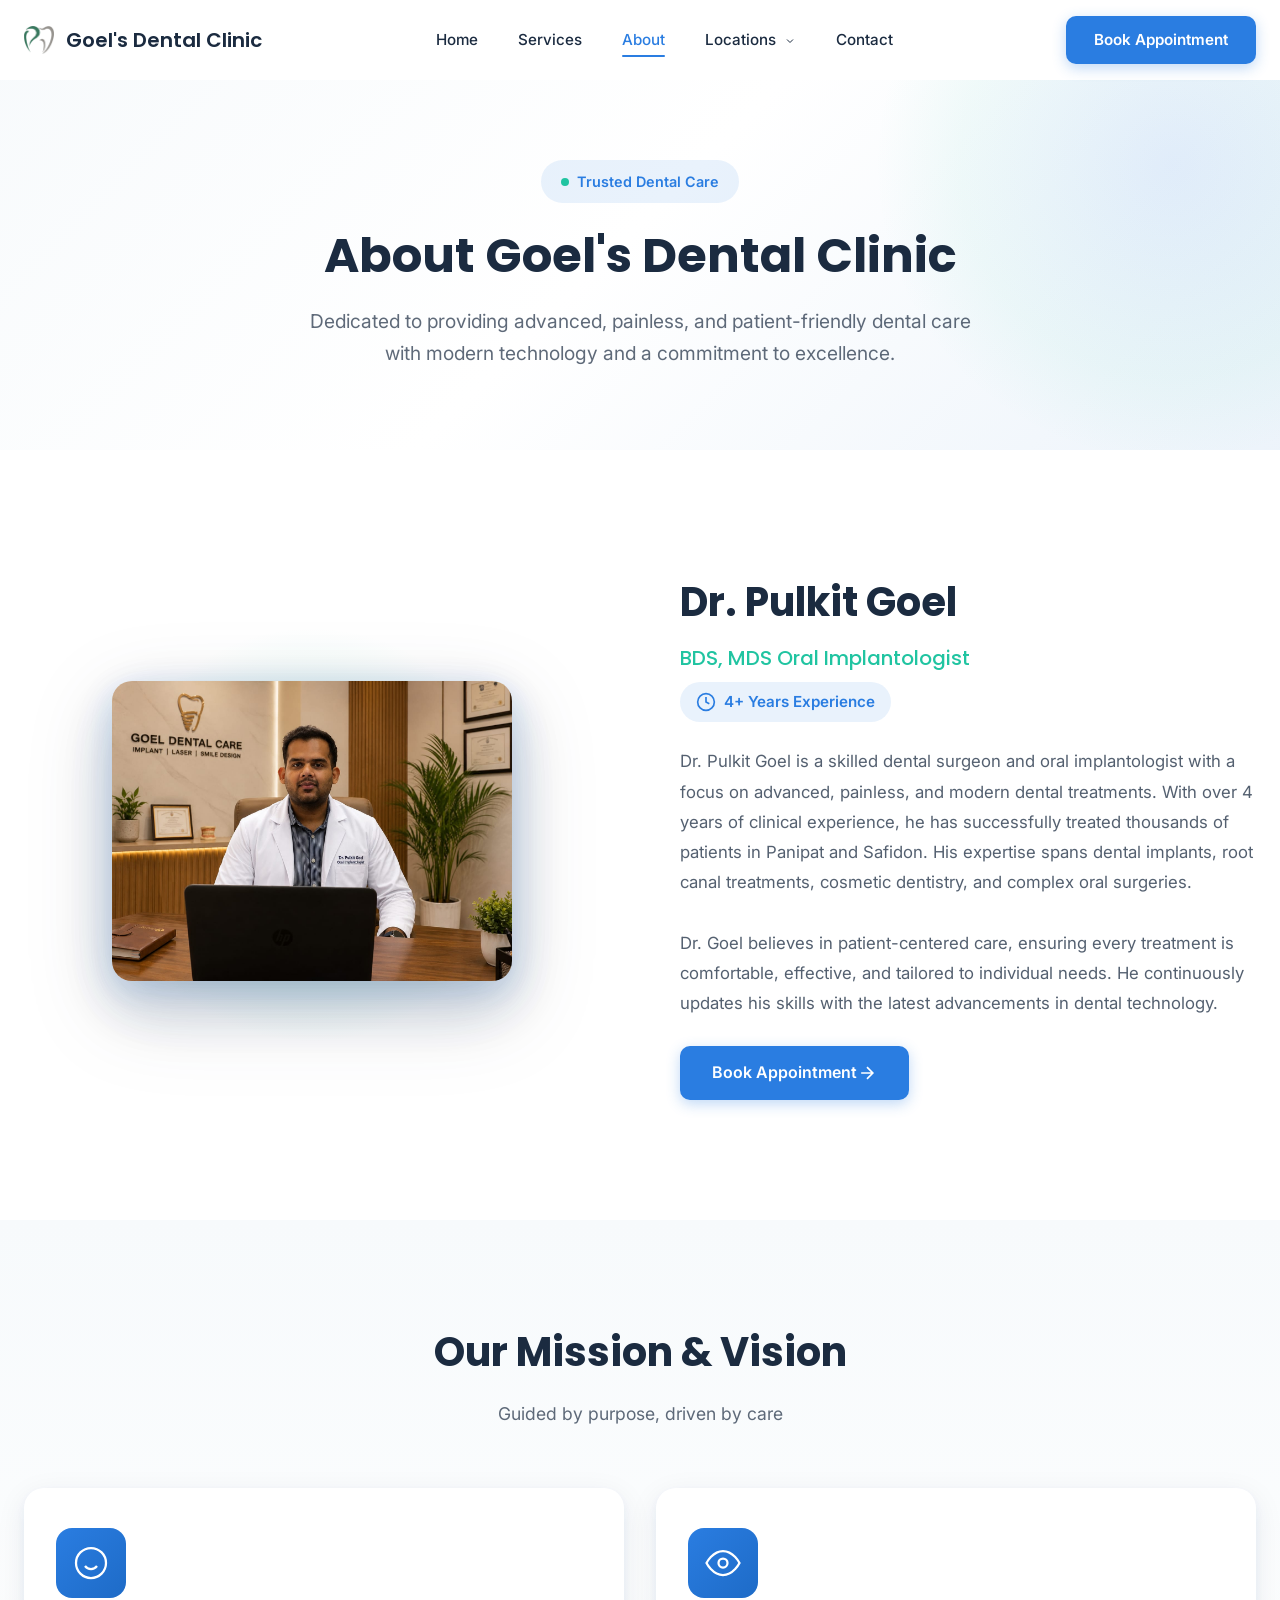
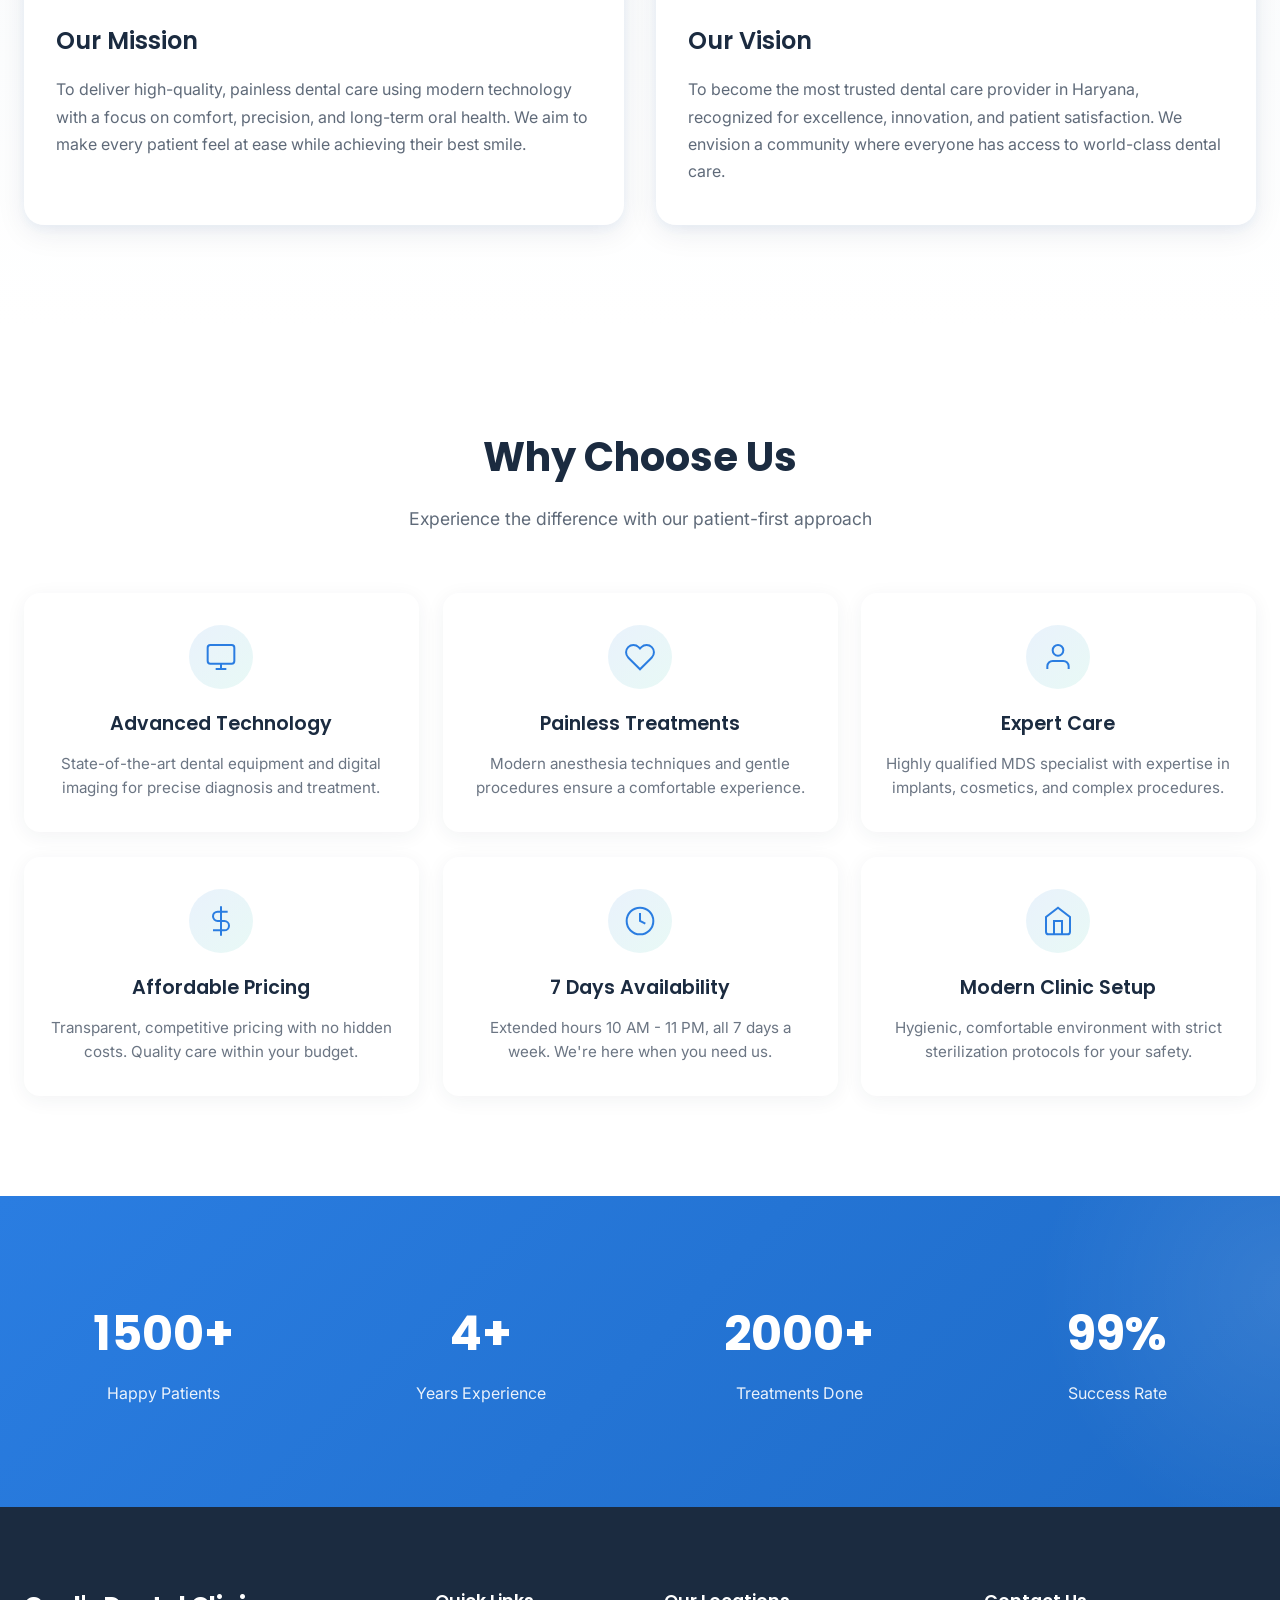
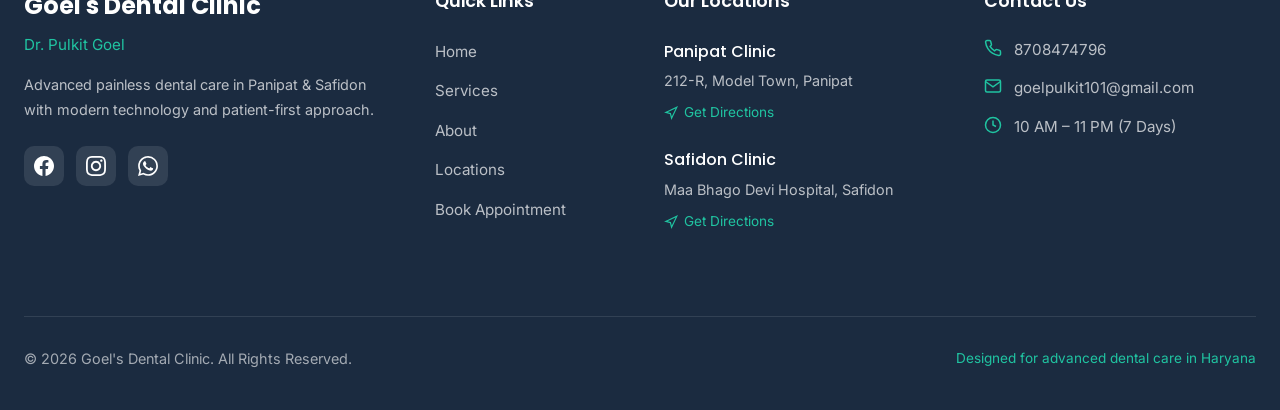
<file: about.html>
<!DOCTYPE html>
<html lang="en">
<head>
    <meta charset="UTF-8">
    <meta name="viewport" content="width=device-width, initial-scale=1.0">
    
    <!-- SEO Meta Tags -->
    <title>About Goel's Dental Clinic | Dr. Pulkit Goel - Best Dentist in Panipat</title>
    <meta name="description" content="Learn about Goel's Dental Clinic and Dr. Pulkit Goel (BDS, MDS Oral Implantologist). 4+ years of experience in advanced dental care. Clinics in Panipat & Safidon.">
    <meta name="keywords" content="about Goel's Dental Clinic, Dr. Pulkit Goel dentist, dental clinic Panipat about, oral implantologist Haryana">
    <meta name="robots" content="index, follow">
    
    <!-- Canonical URL -->
    <link rel="canonical" href="https://goelsdentalclinic.com/about.html">
    
    <!-- Favicon -->
    <link rel="icon" type="image/png" href="components/images/logo.png">
    
    <!-- Fonts -->
    <link rel="preconnect" href="https://fonts.googleapis.com">
    <link rel="preconnect" href="https://fonts.gstatic.com" crossorigin>
    <link href="https://fonts.googleapis.com/css2?family=Inter:wght@400;500;600&family=Poppins:wght@500;600;700&display=swap" rel="stylesheet">
    
    <!-- Stylesheet -->
    <link rel="stylesheet" href="style.css">
    
    <!-- About Page Specific Styles -->
    <style>
        /* ========================================
           ABOUT PAGE SPECIFIC STYLES
           ======================================== */
        
        /* Page Hero Section */
        .page-hero {
            min-height: 50vh;
            padding-top: 80px;
            display: flex;
            align-items: center;
            background: linear-gradient(135deg, var(--background) 0%, var(--white) 50%, rgba(42, 125, 225, 0.05) 100%);
            position: relative;
            overflow: hidden;
        }
        
        .page-hero-blob {
            position: absolute;
            top: -30%;
            right: -15%;
            width: 600px;
            height: 600px;
            background: radial-gradient(circle, rgba(42, 125, 225, 0.1) 0%, rgba(32, 196, 161, 0.05) 50%, transparent 70%);
            border-radius: 50%;
            pointer-events: none;
            animation: blobPulse 8s ease-in-out infinite;
        }
        
        .page-hero-container {
            max-width: var(--container-max-width);
            margin: 0 auto;
            padding: 60px var(--container-padding);
            text-align: center;
            position: relative;
            z-index: 1;
        }
        
        .page-badge {
            display: inline-flex;
            align-items: center;
            gap: 8px;
            padding: 10px 20px;
            background: rgba(42, 125, 225, 0.1);
            border-radius: 50px;
            font-family: 'Inter', sans-serif;
            font-size: 0.9rem;
            font-weight: 600;
            color: var(--primary);
            margin-bottom: 24px;
            animation: fadeInUp 0.6s var(--transition-smooth) forwards;
        }
        
        .page-title {
            font-family: 'Poppins', sans-serif;
            font-size: 3rem;
            font-weight: 700;
            color: var(--dark-text);
            line-height: 1.2;
            margin-bottom: 20px;
            animation: fadeInUp 0.6s var(--transition-smooth) 0.1s forwards;
            word-wrap: break-word;
            overflow-wrap: break-word;
        }
        
        .page-subtitle {
            font-family: 'Inter', sans-serif;
            font-size: 1.2rem;
            color: rgba(27, 43, 64, 0.7);
            line-height: 1.7;
            max-width: 700px;
            margin: 0 auto;
            animation: fadeInUp 0.6s var(--transition-smooth) 0.2s forwards;
            word-wrap: break-word;
            overflow-wrap: break-word;
        }
        
        /* ========================================
           DOCTOR PROFILE SECTION
           ======================================== */
        
        .doctor-profile-section {
            background: var(--white);
        }
        
        .doctor-profile-container {
            max-width: var(--container-max-width);
            margin: 0 auto;
            padding: 0 var(--container-padding);
        }
        
        .doctor-profile-grid {
            display: grid;
            grid-template-columns: 1fr 1fr;
            gap: 80px;
            align-items: center;
        }
        
        /* Doctor Image */
        .doctor-image-wrapper {
            position: relative;
            display: flex;
            justify-content: center;
            align-items: center;
        }
        
        .doctor-blob {
            position: absolute;
            top: 50%;
            left: 50%;
            transform: translate(-50%, -50%);
            width: 420px;
            height: 420px;
            background: radial-gradient(circle, rgba(42, 125, 225, 0.12) 0%, rgba(32, 196, 161, 0.06) 50%, transparent 70%);
            border-radius: 50%;
            animation: blobPulse 8s ease-in-out infinite;
        }
        
        .doctor-image-box {
            position: relative;
            z-index: 1;
            max-width: 400px;
            width: 100%;
            animation: imageLoad 1s var(--transition-smooth) forwards;
        }
        
        .doctor-image-box img {
            width: 100%;
            height: auto;
            max-height: 450px;
            border-radius: 20px;
            object-fit: cover;
            object-position: center top;
            box-shadow: 0 25px 60px rgba(27, 43, 64, 0.15), 0 10px 30px rgba(42, 125, 225, 0.1);
            transition: transform 0.4s var(--transition-smooth), box-shadow 0.4s var(--transition-smooth);
        }
        
        .doctor-image-box:hover img {
            transform: scale(1.03);
            box-shadow: 0 30px 70px rgba(27, 43, 64, 0.18), 0 12px 35px rgba(42, 125, 225, 0.15);
        }
        
        /* Doctor Info */
        .doctor-info-content {
            padding: 20px 0;
        }
        
        .doctor-name {
            font-family: 'Poppins', sans-serif;
            font-size: 2.5rem;
            font-weight: 700;
            color: var(--dark-text);
            margin-bottom: 8px;
            word-wrap: break-word;
            overflow-wrap: break-word;
        }
        
        .doctor-qualification {
            font-family: 'Poppins', sans-serif;
            font-size: 1.25rem;
            font-weight: 500;
            color: var(--accent);
            margin-bottom: 8px;
        }
        
        .doctor-experience-badge {
            display: inline-flex;
            align-items: center;
            gap: 8px;
            padding: 8px 16px;
            background: rgba(42, 125, 225, 0.1);
            border-radius: 50px;
            font-family: 'Inter', sans-serif;
            font-size: 0.95rem;
            font-weight: 600;
            color: var(--primary);
            margin-bottom: 24px;
        }
        
        .doctor-bio {
            font-family: 'Inter', sans-serif;
            font-size: 1.05rem;
            color: rgba(27, 43, 64, 0.75);
            line-height: 1.8;
            margin-bottom: 28px;
            word-wrap: break-word;
            overflow-wrap: break-word;
        }
        
        .doctor-cta .btn {
            padding: 14px 32px;
            font-size: 1rem;
        }
        
        /* ========================================
           MISSION & VISION SECTION
           ======================================== */
        
        .mission-vision-section {
            background: linear-gradient(180deg, var(--background) 0%, var(--white) 100%);
        }
        
        .mission-vision-container {
            max-width: var(--container-max-width);
            margin: 0 auto;
            padding: 0 var(--container-padding);
        }
        
        .mission-vision-header {
            text-align: center;
            margin-bottom: 60px;
        }
        
        .mission-vision-title {
            font-family: 'Poppins', sans-serif;
            font-size: 2.5rem;
            font-weight: 700;
            color: var(--dark-text);
            margin-bottom: 16px;
            word-wrap: break-word;
            overflow-wrap: break-word;
        }
        
        .mission-vision-subtitle {
            font-family: 'Inter', sans-serif;
            font-size: 1.1rem;
            color: rgba(27, 43, 64, 0.7);
            max-width: 600px;
            margin: 0 auto;
        }
        
        .mission-vision-grid {
            display: grid;
            grid-template-columns: repeat(2, 1fr);
            gap: 32px;
        }
        
        .mv-card {
            background: var(--white);
            border-radius: 20px;
            padding: 40px 32px;
            box-shadow: 0 8px 30px rgba(27, 43, 64, 0.08), 0 4px 12px rgba(42, 125, 225, 0.06);
            transition: all 0.4s var(--transition-smooth);
            opacity: 0;
            transform: translateY(30px);
            animation: cardFadeIn 0.6s var(--transition-smooth) forwards;
        }
        
        .mv-card:nth-child(1) { animation-delay: 0.1s; }
        .mv-card:nth-child(2) { animation-delay: 0.2s; }
        
        .mv-card:hover {
            transform: translateY(-8px);
            box-shadow: 0 15px 40px rgba(27, 43, 64, 0.12), 0 6px 20px rgba(42, 125, 225, 0.1);
        }
        
        .mv-icon {
            width: 70px;
            height: 70px;
            margin-bottom: 24px;
            display: flex;
            align-items: center;
            justify-content: center;
            background: linear-gradient(135deg, var(--primary) 0%, var(--primary-dark) 100%);
            border-radius: 16px;
            color: var(--white);
        }
        
        .mv-card-title {
            font-family: 'Poppins', sans-serif;
            font-size: 1.5rem;
            font-weight: 600;
            color: var(--dark-text);
            margin-bottom: 16px;
        }
        
        .mv-card-text {
            font-family: 'Inter', sans-serif;
            font-size: 1rem;
            color: rgba(27, 43, 64, 0.7);
            line-height: 1.7;
            word-wrap: break-word;
            overflow-wrap: break-word;
        }
        
        /* ========================================
           WHY CHOOSE US SECTION
           ======================================== */
        
        .why-choose-section {
            background: var(--white);
        }
        
        .why-choose-container {
            max-width: var(--container-max-width);
            margin: 0 auto;
            padding: 0 var(--container-padding);
        }
        
        .why-choose-header {
            text-align: center;
            margin-bottom: 60px;
        }
        
        .why-choose-title {
            font-family: 'Poppins', sans-serif;
            font-size: 2.5rem;
            font-weight: 700;
            color: var(--dark-text);
            margin-bottom: 16px;
            word-wrap: break-word;
            overflow-wrap: break-word;
        }
        
        .why-choose-subtitle {
            font-family: 'Inter', sans-serif;
            font-size: 1.1rem;
            color: rgba(27, 43, 64, 0.7);
            max-width: 600px;
            margin: 0 auto;
        }
        
        .why-choose-grid {
            display: grid;
            grid-template-columns: repeat(3, 1fr);
            gap: 24px;
        }
        
        .why-card {
            background: var(--white);
            border-radius: 16px;
            padding: 32px 24px;
            text-align: center;
            box-shadow: 0 4px 20px rgba(27, 43, 64, 0.06);
            transition: all 0.4s var(--transition-smooth);
            opacity: 0;
            transform: translateY(30px);
            animation: cardFadeIn 0.6s var(--transition-smooth) forwards;
        }
        
        .why-card:nth-child(1) { animation-delay: 0.05s; }
        .why-card:nth-child(2) { animation-delay: 0.1s; }
        .why-card:nth-child(3) { animation-delay: 0.15s; }
        .why-card:nth-child(4) { animation-delay: 0.2s; }
        .why-card:nth-child(5) { animation-delay: 0.25s; }
        .why-card:nth-child(6) { animation-delay: 0.3s; }
        
        .why-card:hover {
            transform: translateY(-8px);
            box-shadow: 0 12px 40px rgba(27, 43, 64, 0.12);
        }
        
        .why-icon {
            width: 64px;
            height: 64px;
            margin: 0 auto 20px;
            display: flex;
            align-items: center;
            justify-content: center;
            background: linear-gradient(135deg, rgba(42, 125, 225, 0.1) 0%, rgba(32, 196, 161, 0.1) 100%);
            border-radius: 50%;
            color: var(--primary);
            transition: all 0.3s var(--transition-smooth);
        }
        
        .why-card:hover .why-icon {
            background: var(--primary);
            color: var(--white);
            transform: scale(1.1);
        }
        
        .why-card-title {
            font-family: 'Poppins', sans-serif;
            font-size: 1.2rem;
            font-weight: 600;
            color: var(--dark-text);
            margin-bottom: 12px;
        }
        
        .why-card-desc {
            font-family: 'Inter', sans-serif;
            font-size: 0.95rem;
            color: rgba(27, 43, 64, 0.65);
            line-height: 1.6;
            word-wrap: break-word;
            overflow-wrap: break-word;
        }
        
        /* ========================================
           STATS SECTION
           ======================================== */
        
        .stats-section {
            background: linear-gradient(135deg, var(--primary) 0%, var(--primary-dark) 100%);
            position: relative;
            overflow: hidden;
        }
        
        .stats-blob {
            position: absolute;
            top: -50%;
            right: -20%;
            width: 500px;
            height: 500px;
            background: radial-gradient(circle, rgba(255, 255, 255, 0.1) 0%, transparent 70%);
            border-radius: 50%;
            animation: blobPulse 10s ease-in-out infinite;
        }
        
        .stats-container {
            max-width: var(--container-max-width);
            margin: 0 auto;
            padding: 0 var(--container-padding);
            position: relative;
            z-index: 1;
        }
        
        .stats-grid {
            display: grid;
            grid-template-columns: repeat(4, 1fr);
            gap: 40px;
        }
        
        .stat-item {
            text-align: center;
            color: var(--white);
            opacity: 0;
            transform: translateY(30px);
            animation: cardFadeIn 0.6s var(--transition-smooth) forwards;
        }
        
        .stat-item:nth-child(1) { animation-delay: 0.1s; }
        .stat-item:nth-child(2) { animation-delay: 0.2s; }
        .stat-item:nth-child(3) { animation-delay: 0.3s; }
        .stat-item:nth-child(4) { animation-delay: 0.4s; }
        
        .stat-number {
            font-family: 'Poppins', sans-serif;
            font-size: 3rem;
            font-weight: 700;
            margin-bottom: 8px;
        }
        
        .stat-label {
            font-family: 'Inter', sans-serif;
            font-size: 1rem;
            opacity: 0.9;
        }
        
        /* ========================================
           RESPONSIVE STYLES
           ======================================== */
        
        @media (max-width: 1024px) {
            .page-title {
                font-size: 2.5rem;
            }
            
            .doctor-profile-grid {
                gap: 50px;
            }
            
            .doctor-name {
                font-size: 2rem;
            }
            
            .doctor-blob {
                width: 360px;
                height: 360px;
            }
            
            .mission-vision-title,
            .why-choose-title {
                font-size: 2.2rem;
            }
            
            .why-choose-grid {
                grid-template-columns: repeat(2, 1fr);
            }
            
            .stats-grid {
                grid-template-columns: repeat(2, 1fr);
                gap: 32px;
            }
            
            .stat-number {
                font-size: 2.5rem;
            }
        }
        
        @media (max-width: 768px) {
            .page-hero {
                min-height: 40vh;
            }
            
            .page-title {
                font-size: 2rem;
            }
            
            .page-subtitle {
                font-size: 1rem;
            }
            
            .doctor-profile-grid {
                grid-template-columns: 1fr;
                gap: 40px;
            }
            
            .doctor-image-wrapper {
                order: -1;
            }
            
            .doctor-blob {
                width: 320px;
                height: 320px;
            }
            
            .doctor-image-box {
                max-width: 300px;
            }
            
            .doctor-name {
                font-size: 1.75rem;
            }
            
            .doctor-qualification {
                font-size: 1.1rem;
            }
            
            .doctor-bio {
                font-size: 1rem;
            }
            
            .mission-vision-grid {
                grid-template-columns: 1fr;
                gap: 24px;
            }
            
            .mv-card {
                padding: 32px 24px;
            }
            
            .mission-vision-title,
            .why-choose-title {
                font-size: 1.8rem;
            }
            
            .why-choose-grid {
                grid-template-columns: 1fr;
                gap: 20px;
            }
            
            .why-card {
                padding: 28px 20px;
            }
            
            .stats-grid {
                grid-template-columns: repeat(2, 1fr);
                gap: 24px;
            }
            
            .stat-number {
                font-size: 2rem;
            }
        }
        
        @media (max-width: 480px) {
            .page-title {
                font-size: 1.75rem;
            }
            
            .page-badge {
                font-size: 0.8rem;
                padding: 8px 16px;
            }
            
            .doctor-blob {
                width: 280px;
                height: 280px;
            }
            
            .doctor-image-box {
                max-width: 260px;
            }
            
            .doctor-name {
                font-size: 1.5rem;
            }
            
            .mission-vision-title,
            .why-choose-title {
                font-size: 1.6rem;
            }
            
            .mv-icon {
                width: 60px;
                height: 60px;
            }
            
            .mv-card-title {
                font-size: 1.3rem;
            }
            
            .stats-grid {
                grid-template-columns: 1fr;
                gap: 24px;
            }
            
            .stat-number {
                font-size: 2.5rem;
            }
        }
    </style>
    
    <!-- Include Script -->
    <script src="js/include.js"></script>
</head>
<body>
    <!-- Navbar injected here -->
    <div id="navbar"></div>

    <!-- ========================================
         HERO SECTION
         ======================================== -->
    <section class="page-hero" id="home">
        <div class="page-hero-blob"></div>
        
        <div class="page-hero-container">
            <div class="page-badge">
                <span class="badge-dot"></span>
                Trusted Dental Care
            </div>
            
            <h1 class="page-title">About Goel's Dental Clinic</h1>
            
            <p class="page-subtitle">
                Dedicated to providing advanced, painless, and patient-friendly dental care 
                with modern technology and a commitment to excellence.
            </p>
        </div>
    </section>

    <!-- ========================================
         DOCTOR PROFILE SECTION
         ======================================== -->
    <section class="doctor-profile-section section-spacing" id="doctor">
        <div class="doctor-profile-container">
            <div class="doctor-profile-grid">
                <!-- Doctor Image -->
                <div class="doctor-image-wrapper">
                    <div class="doctor-blob"></div>
                    <div class="doctor-image-box">
                        <img src="components/images/d2.jpeg" alt="Dr. Pulkit Goel - BDS MDS Oral Implantologist at Goel's Dental Clinic" loading="lazy">
                    </div>
                </div>
                
                <!-- Doctor Info -->
                <div class="doctor-info-content">
                    <h2 class="doctor-name">Dr. Pulkit Goel</h2>
                    <p class="doctor-qualification">BDS, MDS Oral Implantologist</p>
                    
                    <div class="doctor-experience-badge">
                        <svg width="20" height="20" viewBox="0 0 24 24" fill="none" stroke="currentColor" stroke-width="2">
                            <circle cx="12" cy="12" r="10"/>
                            <polyline points="12 6 12 12 16 14"/>
                        </svg>
                        4+ Years Experience
                    </div>
                    
                    <p class="doctor-bio">
                        Dr. Pulkit Goel is a skilled dental surgeon and oral implantologist with a focus on advanced, 
                        painless, and modern dental treatments. With over 4 years of clinical experience, he has 
                        successfully treated thousands of patients in Panipat and Safidon. His expertise spans dental 
                        implants, root canal treatments, cosmetic dentistry, and complex oral surgeries. 
                        <br><br>
                        Dr. Goel believes in patient-centered care, ensuring every treatment is comfortable, 
                        effective, and tailored to individual needs. He continuously updates his skills with 
                        the latest advancements in dental technology.
                    </p>
                    
                    <div class="doctor-cta">
                        <a href="appointment.html" class="btn btn-primary">
                            <span>Book Appointment</span>
                            <svg width="20" height="20" viewBox="0 0 24 24" fill="none" stroke="currentColor" stroke-width="2">
                                <path d="M5 12h14M12 5l7 7-7 7"/>
                            </svg>
                        </a>
                    </div>
                </div>
            </div>
        </div>
    </section>

    <!-- ========================================
         MISSION & VISION SECTION
         ======================================== -->
    <section class="mission-vision-section section-spacing" id="mission">
        <div class="mission-vision-container">
            <div class="mission-vision-header">
                <h2 class="mission-vision-title">Our Mission & Vision</h2>
                <p class="mission-vision-subtitle">Guided by purpose, driven by care</p>
            </div>
            
            <div class="mission-vision-grid">
                <!-- Mission Card -->
                <div class="mv-card">
                    <div class="mv-icon">
                        <svg width="36" height="36" viewBox="0 0 24 24" fill="none" stroke="currentColor" stroke-width="1.5">
                            <path d="M12 2C6.48 2 2 6.48 2 12s4.48 10 10 10 10-4.48 10-10S17.52 2 12 2z"/>
                            <path d="M8 14s1.5 2 4 2 4-2 4-2"/>
                            <line x1="9" y1="9" x2="9.01" y2="9"/>
                            <line x1="15" y1="9" x2="15.01" y2="9"/>
                        </svg>
                    </div>
                    <h3 class="mv-card-title">Our Mission</h3>
                    <p class="mv-card-text">
                        To deliver high-quality, painless dental care using modern technology with a focus on 
                        comfort, precision, and long-term oral health. We aim to make every patient feel 
                        at ease while achieving their best smile.
                    </p>
                </div>
                
                <!-- Vision Card -->
                <div class="mv-card">
                    <div class="mv-icon">
                        <svg width="36" height="36" viewBox="0 0 24 24" fill="none" stroke="currentColor" stroke-width="1.5">
                            <path d="M1 12s4-8 11-8 11 8 11 8-4 8-11 8-11-8-11-8z"/>
                            <circle cx="12" cy="12" r="3"/>
                        </svg>
                    </div>
                    <h3 class="mv-card-title">Our Vision</h3>
                    <p class="mv-card-text">
                        To become the most trusted dental care provider in Haryana, recognized for excellence, 
                        innovation, and patient satisfaction. We envision a community where everyone has 
                        access to world-class dental care.
                    </p>
                </div>
            </div>
        </div>
    </section>

    <!-- ========================================
         WHY CHOOSE US SECTION
         ======================================== -->
    <section class="why-choose-section section-spacing" id="why-choose">
        <div class="why-choose-container">
            <div class="why-choose-header">
                <h2 class="why-choose-title">Why Choose Us</h2>
                <p class="why-choose-subtitle">Experience the difference with our patient-first approach</p>
            </div>
            
            <div class="why-choose-grid">
                <!-- Card 1 -->
                <div class="why-card">
                    <div class="why-icon">
                        <svg width="32" height="32" viewBox="0 0 24 24" fill="none" stroke="currentColor" stroke-width="1.5">
                            <rect x="2" y="3" width="20" height="14" rx="2" ry="2"/>
                            <line x1="8" y1="21" x2="16" y2="21"/>
                            <line x1="12" y1="17" x2="12" y2="21"/>
                        </svg>
                    </div>
                    <h3 class="why-card-title">Advanced Technology</h3>
                    <p class="why-card-desc">State-of-the-art dental equipment and digital imaging for precise diagnosis and treatment.</p>
                </div>
                
                <!-- Card 2 -->
                <div class="why-card">
                    <div class="why-icon">
                        <svg width="32" height="32" viewBox="0 0 24 24" fill="none" stroke="currentColor" stroke-width="1.5">
                            <path d="M20.84 4.61a5.5 5.5 0 0 0-7.78 0L12 5.67l-1.06-1.06a5.5 5.5 0 0 0-7.78 7.78l1.06 1.06L12 21.23l7.78-7.78 1.06-1.06a5.5 5.5 0 0 0 0-7.78z"/>
                        </svg>
                    </div>
                    <h3 class="why-card-title">Painless Treatments</h3>
                    <p class="why-card-desc">Modern anesthesia techniques and gentle procedures ensure a comfortable experience.</p>
                </div>
                
                <!-- Card 3 -->
                <div class="why-card">
                    <div class="why-icon">
                        <svg width="32" height="32" viewBox="0 0 24 24" fill="none" stroke="currentColor" stroke-width="1.5">
                            <path d="M20 21v-2a4 4 0 0 0-4-4H8a4 4 0 0 0-4 4v2"/>
                            <circle cx="12" cy="7" r="4"/>
                        </svg>
                    </div>
                    <h3 class="why-card-title">Expert Care</h3>
                    <p class="why-card-desc">Highly qualified MDS specialist with expertise in implants, cosmetics, and complex procedures.</p>
                </div>
                
                <!-- Card 4 -->
                <div class="why-card">
                    <div class="why-icon">
                        <svg width="32" height="32" viewBox="0 0 24 24" fill="none" stroke="currentColor" stroke-width="1.5">
                            <line x1="12" y1="1" x2="12" y2="23"/>
                            <path d="M17 5H9.5a3.5 3.5 0 0 0 0 7h5a3.5 3.5 0 0 1 0 7H6"/>
                        </svg>
                    </div>
                    <h3 class="why-card-title">Affordable Pricing</h3>
                    <p class="why-card-desc">Transparent, competitive pricing with no hidden costs. Quality care within your budget.</p>
                </div>
                
                <!-- Card 5 -->
                <div class="why-card">
                    <div class="why-icon">
                        <svg width="32" height="32" viewBox="0 0 24 24" fill="none" stroke="currentColor" stroke-width="1.5">
                            <circle cx="12" cy="12" r="10"/>
                            <polyline points="12 6 12 12 16 14"/>
                        </svg>
                    </div>
                    <h3 class="why-card-title">7 Days Availability</h3>
                    <p class="why-card-desc">Extended hours 10 AM - 11 PM, all 7 days a week. We're here when you need us.</p>
                </div>
                
                <!-- Card 6 -->
                <div class="why-card">
                    <div class="why-icon">
                        <svg width="32" height="32" viewBox="0 0 24 24" fill="none" stroke="currentColor" stroke-width="1.5">
                            <path d="M3 9l9-7 9 7v11a2 2 0 0 1-2 2H5a2 2 0 0 1-2-2z"/>
                            <polyline points="9 22 9 12 15 12 15 22"/>
                        </svg>
                    </div>
                    <h3 class="why-card-title">Modern Clinic Setup</h3>
                    <p class="why-card-desc">Hygienic, comfortable environment with strict sterilization protocols for your safety.</p>
                </div>
            </div>
        </div>
    </section>

    <!-- ========================================
         STATS SECTION
         ======================================== -->
    <section class="stats-section section-spacing" id="stats">
        <div class="stats-blob"></div>
        <div class="stats-container">
            <div class="stats-grid">
                <div class="stat-item">
                    <div class="stat-number">1500+</div>
                    <div class="stat-label">Happy Patients</div>
                </div>
                <div class="stat-item">
                    <div class="stat-number">4+</div>
                    <div class="stat-label">Years Experience</div>
                </div>
                <div class="stat-item">
                    <div class="stat-number">2000+</div>
                    <div class="stat-label">Treatments Done</div>
                </div>
                <div class="stat-item">
                    <div class="stat-number">99%</div>
                    <div class="stat-label">Success Rate</div>
                </div>
            </div>
        </div>
    </section>

    <!-- ========================================
         FOOTER SECTION (Pasted from index.html)
         ======================================== -->
    <footer class="footer" id="footer">
        <div class="footer-container">
            <div class="footer-main">
                <!-- Column 1: About Clinic -->
                <div class="footer-column">
                    <h3 class="footer-logo">Goel's Dental Clinic</h3>
                    <p class="footer-doctor">Dr. Pulkit Goel</p>
                    <p class="footer-description">Advanced painless dental care in Panipat & Safidon with modern technology and patient-first approach.</p>
                    <div class="footer-social">
                        <a href="#" class="social-link" aria-label="Facebook">
                            <svg width="20" height="20" viewBox="0 0 24 24" fill="currentColor">
                                <path d="M24 12.073c0-6.627-5.373-12-12-12s-12 5.373-12 12c0 5.99 4.388 10.954 10.125 11.854v-8.385H7.078v-3.47h3.047V9.43c0-3.007 1.792-4.669 4.533-4.669c1.312 0 2.686.235 2.686.235v2.953H15.83c-1.491 0-1.956.925-1.956 1.874v2.25h3.328l-.532 3.47h-2.796v8.385C19.612 23.027 24 18.062 24 12.073z"/>
                            </svg>
                        </a>
                        <a href="https://www.instagram.com/goel_dentalclinic_panipat?igsh=MWtvYjdzeTBvd3ptaw==" class="social-link" aria-label="Instagram" target="_blank" rel="noopener noreferrer">
                            <svg width="20" height="20" viewBox="0 0 24 24" fill="currentColor">
                                <path d="M12 2.163c3.204 0 3.584.012 4.85.07 3.252.148 4.771 1.691 4.919 4.919.058 1.265.069 1.645.069 4.849 0 3.205-.012 3.584-.069 4.849-.149 3.225-1.664 4.771-4.919 4.919-1.266.058-1.644.07-4.85.07-3.204 0-3.584-.012-4.849-.07-3.26-.149-4.771-1.699-4.919-4.92-.058-1.265-.07-1.644-.07-4.849 0-3.204.013-3.583.07-4.849.149-3.227 1.664-4.771 4.919-4.919 1.266-.057 1.645-.069 4.849-.069zm0-2.163c-3.259 0-3.667.014-4.947.072-4.358.2-6.78 2.618-6.98 6.98-.059 1.281-.073 1.689-.073 4.948 0 3.259.014 3.668.072 4.948.2 4.358 2.618 6.78 6.98 6.98 1.281.058 1.689.072 4.948.072 3.259 0 3.668-.014 4.948-.072 4.354-.2 6.782-2.618 6.979-6.98.059-1.28.073-1.689.073-4.948 0-3.259-.014-3.667-.072-4.947-.196-4.354-2.617-6.78-6.979-6.98-1.281-.059-1.69-.073-4.949-.073zm0 5.838c-3.403 0-6.162 2.759-6.162 6.162s2.759 6.163 6.162 6.163 6.162-2.759 6.162-6.163c0-3.403-2.759-6.162-6.162-6.162zm0 10.162c-2.209 0-4-1.79-4-4 0-2.209 1.791-4 4-4s4 1.791 4 4c0 2.21-1.791 4-4 4zm6.406-11.845c-.796 0-1.441.645-1.441 1.44s.645 1.44 1.441 1.44c.795 0 1.439-.645 1.439-1.44s-.644-1.44-1.439-1.44z"/>
                            </svg>
                        </a>
                        <a href="https://wa.me/918708474796" class="social-link" aria-label="WhatsApp" target="_blank" rel="noopener noreferrer">
                            <svg width="20" height="20" viewBox="0 0 24 24" fill="currentColor">
                                <path d="M17.472 14.382c-.297-.149-1.758-.867-2.03-.967-.273-.099-.471-.148-.67.15-.197.297-.767.966-.94 1.164-.173.199-.347.223-.644.075-.297-.15-1.255-.463-2.39-1.475-.883-.788-1.48-1.761-1.653-2.059-.173-.297-.018-.458.13-.606.134-.133.298-.347.446-.52.149-.174.198-.298.298-.497.099-.198.05-.371-.025-.52-.075-.149-.669-1.612-.916-2.207-.242-.579-.487-.5-.669-.51-.173-.008-.371-.01-.57-.01-.198 0-.52.074-.792.372-.272.297-1.04 1.016-1.04 2.479 0 1.462 1.065 2.875 1.213 3.074.149.198 2.096 3.2 5.077 4.487.709.306 1.262.489 1.694.625.712.227 1.36.195 1.871.118.571-.085 1.758-.719 2.006-1.413.248-.694.248-1.289.173-1.413-.074-.124-.272-.198-.57-.347m-5.421 7.403h-.004a9.87 9.87 0 01-5.031-1.378l-.361-.214-3.741.982.998-3.648-.235-.374a9.86 9.86 0 01-1.51-5.26c.001-5.45 4.436-9.884 9.888-9.884 2.64 0 5.122 1.03 6.988 2.898a9.825 9.825 0 012.893 6.994c-.003 5.45-4.437 9.884-9.885 9.884m8.413-18.297A11.815 11.815 0 0012.05 0C5.495 0 .16 5.335.157 11.892c0 2.096.547 4.142 1.588 5.945L.057 24l6.305-1.654a11.882 11.882 0 005.683 1.448h.005c6.554 0 11.89-5.335 11.893-11.893a11.821 11.821 0 00-3.48-8.413z"/>
                            </svg>
                        </a>
                    </div>
                </div>
                
                <!-- Column 2: Quick Links -->
                <div class="footer-column">
                    <h4 class="footer-heading">Quick Links</h4>
                    <ul class="footer-links">
                        <li><a href="index.html" class="footer-link">Home</a></li>
                        <li><a href="services.html" class="footer-link">Services</a></li>
                        <li><a href="about.html" class="footer-link">About</a></li>
                        <li><a href="location.html" class="footer-link">Locations</a></li>
                        <li><a href="appointment.html" class="footer-link">Book Appointment</a></li>
                    </ul>
                </div>
                
                <!-- Column 3: Locations -->
                <div class="footer-column">
                    <h4 class="footer-heading">Our Locations</h4>
                    <div class="footer-location">
                        <p class="location-name">Panipat Clinic</p>
                        <p class="location-address">212-R, Model Town, Panipat</p>
                        <a href="https://www.google.com/maps/@29.3910327,76.9636503,17z?entry=ttu&g_ep=EgoyMDI2MDUwNi4wIKXMDSoASAFQAw%3D%3D" class="location-link" target="_blank" rel="noopener noreferrer" aria-label="Open Panipat Clinic location in Google Maps">
                            <svg width="14" height="14" viewBox="0 0 24 24" fill="none" stroke="currentColor" stroke-width="2">
                                <polygon points="3 11 22 2 13 21 11 13 3 11"/>
                            </svg>
                            <span>Get Directions</span>
                        </a>
                    </div>
                    <div class="footer-location">
                        <p class="location-name">Safidon Clinic</p>
                        <p class="location-address">Maa Bhago Devi Hospital, Safidon</p>
                        <a href="https://www.google.com/maps/search/maa+bhago+devi+hospital+safidon/@29.4025946,76.6555679,17z/data=!3m1!4b1?entry=ttu&g_ep=EgoyMDI2MDUwNi4wIKXMDSoASAFQAw%3D%3D" class="location-link" target="_blank" rel="noopener noreferrer" aria-label="Open Safidon Clinic location in Google Maps">
                            <svg width="14" height="14" viewBox="0 0 24 24" fill="none" stroke="currentColor" stroke-width="2">
                                <polygon points="3 11 22 2 13 21 11 13 3 11"/>
                            </svg>
                            <span>Get Directions</span>
                        </a>
                    </div>
                </div>
                
                <!-- Column 4: Contact Info -->
                <div class="footer-column">
                    <h4 class="footer-heading">Contact Us</h4>
                    <div class="footer-contact">
                        <div class="contact-item">
                            <svg width="18" height="18" viewBox="0 0 24 24" fill="none" stroke="currentColor" stroke-width="2">
                                <path d="M22 16.92v3a2 2 0 0 1-2.18 2 19.79 19.79 0 0 1-8.63-3.07 19.5 19.5 0 0 1-6-6 19.79 19.79 0 0 1-3.07-8.67A2 2 0 0 1 4.11 2h3a2 2 0 0 1 2 1.72 12.84 12.84 0 0 0 .7 2.81 2 2 0 0 1-.45 2.11L8.09 9.91a16 16 0 0 0 6 6l1.27-1.27a2 2 0 0 1 2.11-.45 12.84 12.84 0 0 0 2.81.7A2 2 0 0 1 22 16.92z"/>
                            </svg>
                            <span>8708474796</span>
                        </div>
                        <div class="contact-item">
                            <svg width="18" height="18" viewBox="0 0 24 24" fill="none" stroke="currentColor" stroke-width="2">
                                <path d="M4 4h16c1.1 0 2 .9 2 2v12c0 1.1-.9 2-2 2H4c-1.1 0-2-.9-2-2V6c0-1.1.9-2 2-2z"/>
                                <polyline points="22,6 12,13 2,6"/>
                            </svg>
                            <span>goelpulkit101@gmail.com</span>
                        </div>
                        <div class="contact-item">
                            <svg width="18" height="18" viewBox="0 0 24 24" fill="none" stroke="currentColor" stroke-width="2">
                                <circle cx="12" cy="12" r="10"/>
                                <polyline points="12 6 12 12 16 14"/>
                            </svg>
                            <span>10 AM – 11 PM (7 Days)</span>
                        </div>
                    </div>
                </div>
            </div>
            
            <!-- Bottom Bar -->
            <div class="footer-bottom">
                <p class="copyright">© 2026 Goel's Dental Clinic. All Rights Reserved.</p>
                <p class="footer-tagline">Designed for advanced dental care in Haryana</p>
            </div>
        </div>
    </footer>

</body>
</html>
</file>
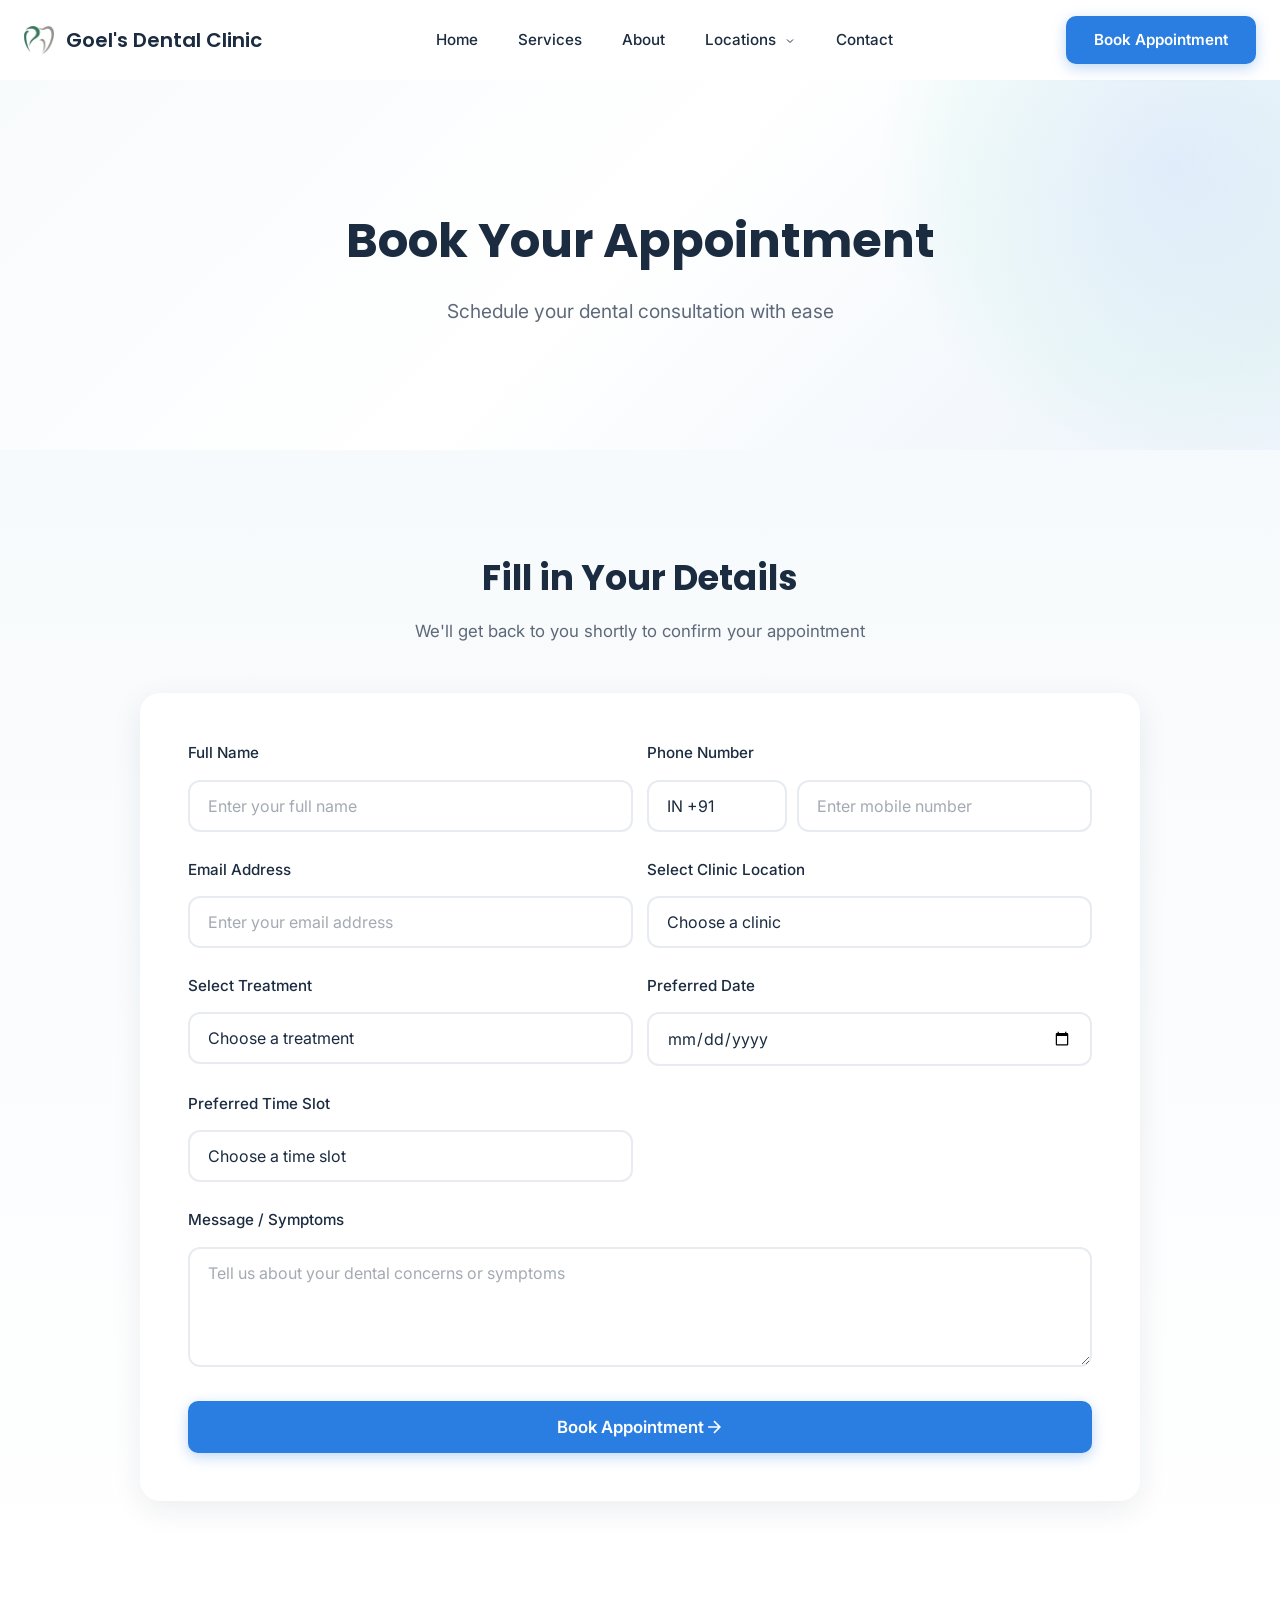
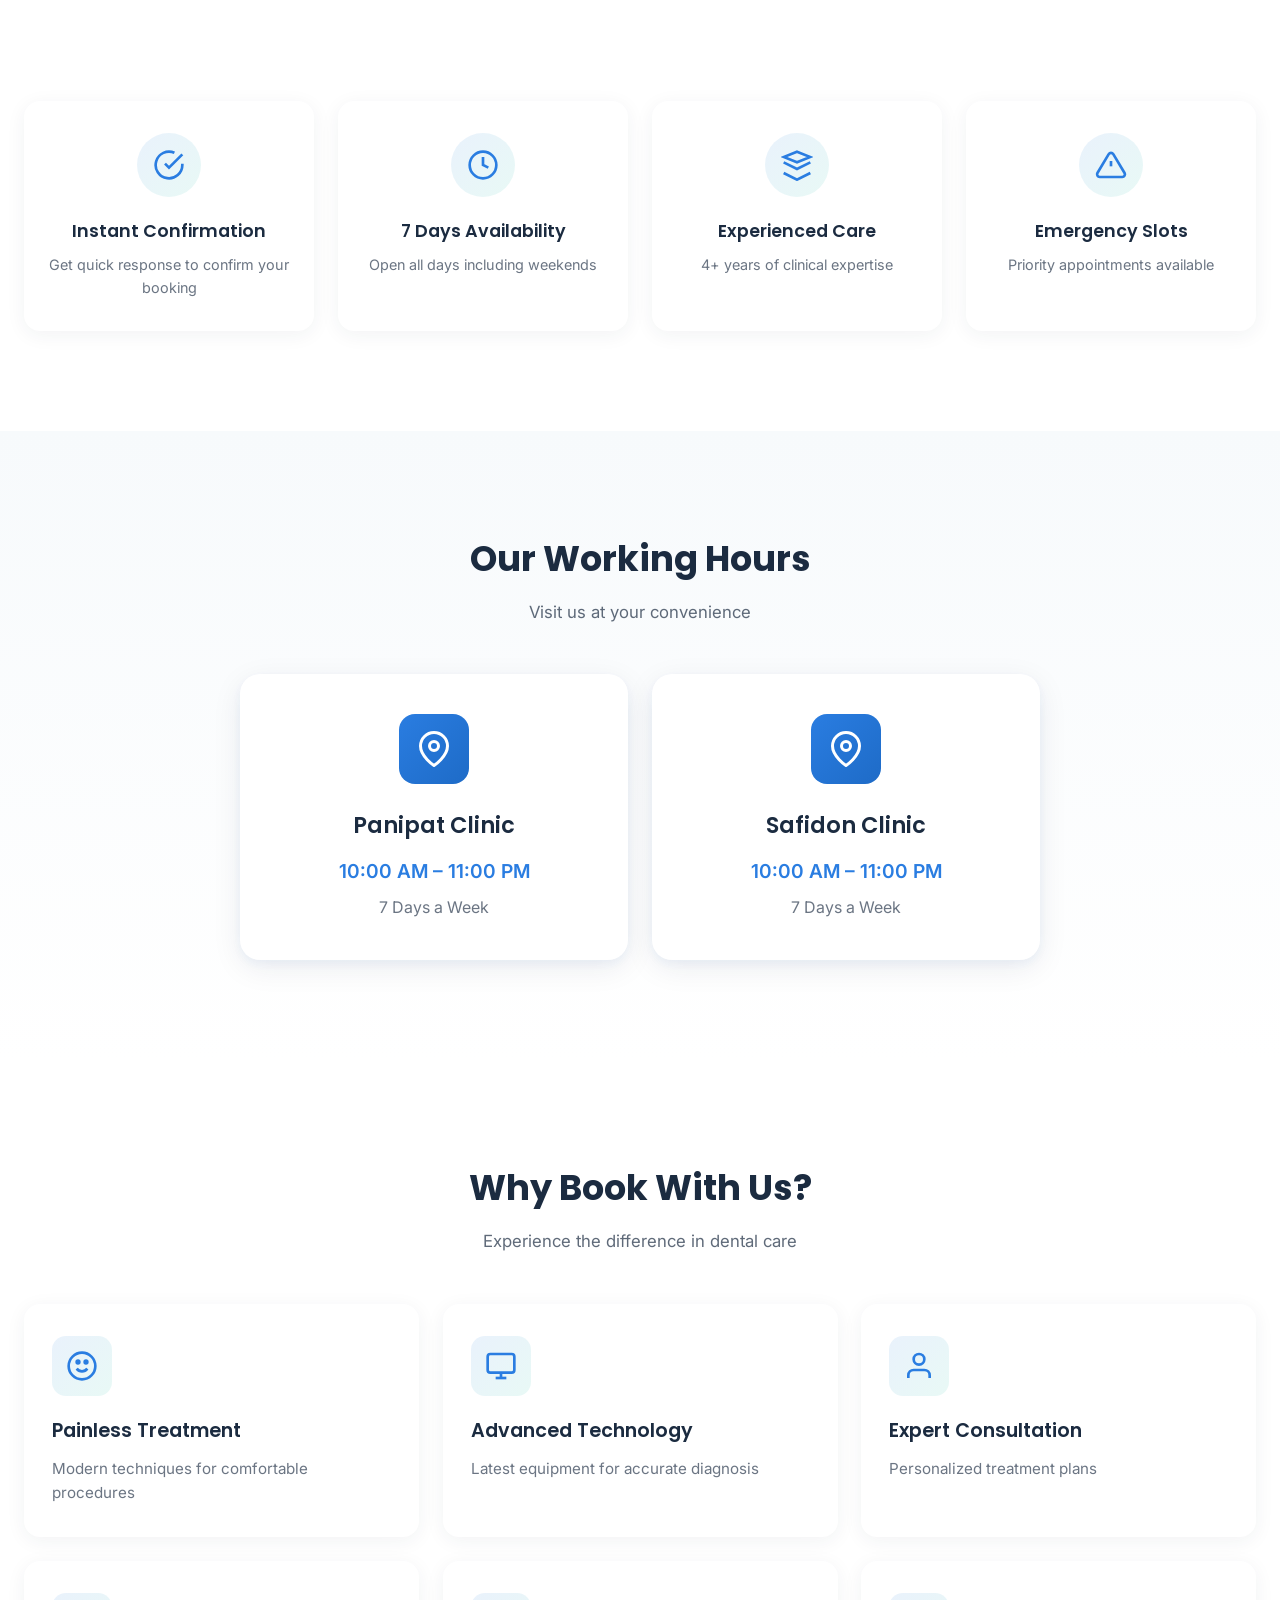
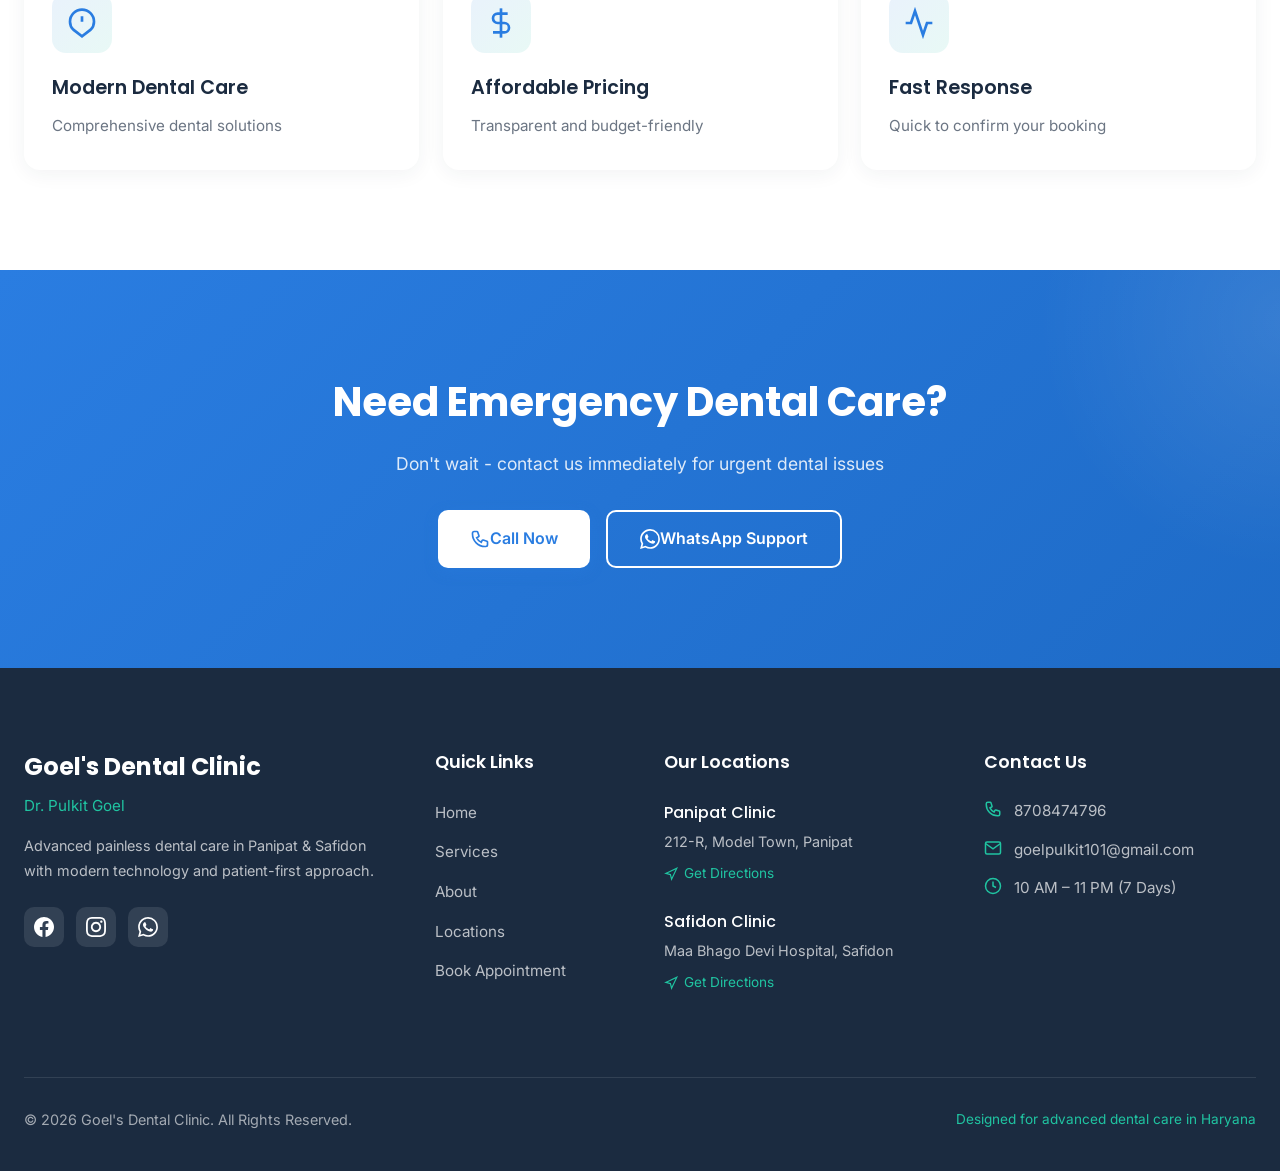
<file: appointment.html>
<!DOCTYPE html>
<html lang="en">
<head>
    <meta charset="UTF-8">
    <meta name="viewport" content="width=device-width, initial-scale=1.0">
    
    <!-- SEO Meta Tags -->
    <title>Book Appointment - Goel's Dental Clinic | Panipat & Safidon</title>
    <meta name="description" content="Book your dental appointment at Goel's Dental Clinic in Panipat or Safidon. Schedule consultations for implants, RCT, cosmetic dentistry and more.">
    <meta name="keywords" content="book dental appointment, dentist Panipat, Safidon dental clinic, dental consultation booking">
    
    <!-- Canonical URL -->
    <link rel="canonical" href="https://goelsdentalclinic.com/appointment.html">
    
    <!-- Favicon -->
    <link rel="icon" type="image/png" href="components/images/logo.png">
    
    <!-- Fonts -->
    <link rel="preconnect" href="https://fonts.googleapis.com">
    <link rel="preconnect" href="https://fonts.gstatic.com" crossorigin>
    <link href="https://fonts.googleapis.com/css2?family=Inter:wght@400;500;600&family=Poppins:wght@500;600;700&display=swap" rel="stylesheet">
    
    <!-- Stylesheet -->
    <link rel="stylesheet" href="style.css">
    
    <!-- Appointment Page Specific Styles -->
    <style>
        @keyframes fadeInUp {
            from {
                opacity: 0;
                transform: translateY(20px);
            }
            to {
                opacity: 1;
                transform: translateY(0);
            }
        }

        @keyframes blobPulse {
            0%, 100% { transform: scale(1); opacity: 0.6; }
            50% { transform: scale(1.1); opacity: 0.8; }
        }
        
        /* Global SVG styling */
        svg {
            display: inline-block;
            vertical-align: middle;
            visibility: visible !important;
            opacity: 1 !important;
        }
        
        /* Button SVG styling */
        .btn svg {
            display: inline-flex;
            align-items: center;
            justify-content: center;
            flex-shrink: 0;
        }
        
        /* Footer contact-item SVG styling */
        .contact-item svg {
            display: inline-flex;
            align-items: center;
            justify-content: center;
            flex-shrink: 0;
            min-width: 18px;
            min-height: 18px;
        }

        /* ========================================
           APPOINTMENT PAGE SPECIFIC STYLES
           ======================================== */
        
        /* Page Hero Section */
        .appointment-hero {
            min-height: 50vh;
            padding-top: 80px;
            display: flex;
            align-items: center;
            background: linear-gradient(135deg, var(--background) 0%, var(--white) 50%, rgba(42, 125, 225, 0.05) 100%);
            position: relative;
            overflow: hidden;
        }
        
        .appointment-hero-blob {
            position: absolute;
            top: -30%;
            right: -15%;
            width: 600px;
            height: 600px;
            background: radial-gradient(circle, rgba(42, 125, 225, 0.1) 0%, rgba(32, 196, 161, 0.05) 50%, transparent 70%);
            border-radius: 50%;
            pointer-events: none;
            animation: blobPulse 8s ease-in-out infinite;
        }
        
        .appointment-hero-container {
            max-width: var(--container-max-width);
            margin: 0 auto;
            padding: 60px var(--container-padding);
            text-align: center;
            position: relative;
            z-index: 1;
        }
        
        .appointment-hero-title {
            font-family: 'Poppins', sans-serif;
            font-size: 3rem;
            font-weight: 700;
            color: var(--dark-text);
            margin-bottom: 16px;
            animation: fadeInUp 0.6s var(--transition-smooth) forwards;
        }
        
        .appointment-hero-subtitle {
            font-family: 'Inter', sans-serif;
            font-size: 1.2rem;
            color: rgba(27, 43, 64, 0.7);
            max-width: 600px;
            margin: 0 auto;
            animation: fadeInUp 0.6s var(--transition-smooth) 0.1s forwards;
        }
        
        /* Appointment Form Section */
        .appointment-form-section {
            background: linear-gradient(180deg, var(--background) 0%, var(--white) 100%);
        }
        
        .appointment-form-container {
            max-width: var(--container-max-width);
            margin: 0 auto;
            padding: 0 var(--container-padding);
        }
        
        .appointment-form-wrapper {
            max-width: 1000px;
            margin: 0 auto;
            background: var(--white);
            padding: 48px;
            border-radius: 20px;
            box-shadow: 0 8px 30px rgba(27, 43, 64, 0.08);
        }
        
        .appointment-form-grid {
            display: grid;
            grid-template-columns: repeat(2, 1fr);
            gap: 14px;
        }
        
        .form-group {
            display: flex;
            flex-direction: column;
            gap: 6px;
        }
        
        .form-group.full-width {
            grid-column: 1 / -1;
        }
        
        .form-label {
            font-family: 'Inter', sans-serif;
            font-size: 0.95rem;
            font-weight: 500;
            color: var(--dark-text);
        }
        
        .form-input, .form-select, .form-textarea {
            width: 100%;
            padding: 14px 18px;
            font-family: 'Inter', sans-serif;
            font-size: 1rem;
            color: var(--dark-text);
            background: var(--white);
            border: 2px solid var(--gray-light);
            border-radius: 12px;
            transition: all 0.3s var(--transition-smooth);
            outline: none;
        }
        
        .form-input:focus, .form-select:focus, .form-textarea:focus {
            border-color: var(--primary);
            box-shadow: 0 0 0 4px rgba(42, 125, 225, 0.1);
        }
        
        .form-textarea {
            min-height: 120px;
            resize: vertical;
        }
        
        .btn-full {
            width: 100%;
            margin-top: 8px;
        }
        
        /* Appointment Info Section */
        .appointment-info-section {
            background: var(--white);
        }
        
        .appointment-info-container {
            max-width: var(--container-max-width);
            margin: 0 auto;
            padding: 0 var(--container-padding);
        }
        
        .appointment-info-grid {
            display: grid;
            grid-template-columns: repeat(4, 1fr);
            gap: 24px;
        }
        
        .appointment-info-card {
            background: var(--white);
            border-radius: 16px;
            padding: 32px 24px;
            text-align: center;
            box-shadow: 0 4px 20px rgba(27, 43, 64, 0.06);
            transition: all 0.4s var(--transition-smooth);
        }
        
        .appointment-info-card:hover {
            transform: translateY(-8px);
            box-shadow: 0 12px 40px rgba(27, 43, 64, 0.12);
        }
        
        .appointment-info-icon {
            width: 64px;
            height: 64px;
            margin: 0 auto 20px;
            display: flex;
            align-items: center;
            justify-content: center;
            background: linear-gradient(135deg, rgba(42, 125, 225, 0.1) 0%, rgba(32, 196, 161, 0.1) 100%);
            border-radius: 50%;
            color: var(--primary);
            transition: all 0.3s var(--transition-smooth);
        }
        
        .appointment-info-card:hover .appointment-info-icon {
            background: var(--primary);
            color: var(--white);
            transform: scale(1.1);
        }
        
        .appointment-info-title {
            font-family: 'Poppins', sans-serif;
            font-size: 1.1rem;
            font-weight: 600;
            color: var(--dark-text);
            margin-bottom: 8px;
        }
        
        .appointment-info-desc {
            font-family: 'Inter', sans-serif;
            font-size: 0.9rem;
            color: rgba(27, 43, 64, 0.65);
            line-height: 1.6;
        }
        
        /* Working Hours Section */
        .working-hours-section {
            background: linear-gradient(180deg, var(--background) 0%, var(--white) 100%);
        }
        
        .working-hours-container {
            max-width: var(--container-max-width);
            margin: 0 auto;
            padding: 0 var(--container-padding);
        }
        
        .working-hours-grid {
            display: grid;
            grid-template-columns: repeat(2, 1fr);
            gap: 24px;
            max-width: 800px;
            margin: 0 auto;
        }
        
        .working-hours-card {
            background: var(--white);
            border-radius: 20px;
            padding: 40px 32px;
            text-align: center;
            box-shadow: 0 8px 30px rgba(27, 43, 64, 0.08), 0 4px 12px rgba(42, 125, 225, 0.06);
            transition: all 0.4s var(--transition-smooth);
        }
        
        .working-hours-card:hover {
            transform: translateY(-8px);
            box-shadow: 0 15px 40px rgba(27, 43, 64, 0.12), 0 6px 20px rgba(42, 125, 225, 0.1);
        }
        
        .working-hours-icon {
            width: 70px;
            height: 70px;
            margin: 0 auto 24px;
            display: flex;
            align-items: center;
            justify-content: center;
            background: linear-gradient(135deg, var(--primary) 0%, var(--primary-dark) 100%);
            border-radius: 16px;
            color: var(--white);
        }
        
        .working-hours-clinic {
            font-family: 'Poppins', sans-serif;
            font-size: 1.4rem;
            font-weight: 600;
            color: var(--dark-text);
            margin-bottom: 12px;
        }
        
        .working-hours-time {
            font-family: 'Inter', sans-serif;
            font-size: 1.2rem;
            font-weight: 600;
            color: var(--primary);
            margin-bottom: 8px;
        }
        
        .working-hours-days {
            font-family: 'Inter', sans-serif;
            font-size: 1rem;
            color: rgba(27, 43, 64, 0.65);
        }
        
        /* Why Book With Us Section */
        .why-book-section {
            background: var(--white);
        }
        
        .why-book-container {
            max-width: var(--container-max-width);
            margin: 0 auto;
            padding: 0 var(--container-padding);
        }
        
        .why-book-grid {
            display: grid;
            grid-template-columns: repeat(3, 1fr);
            gap: 24px;
        }
        
        .why-book-card {
            background: var(--white);
            border-radius: 16px;
            padding: 32px 28px;
            box-shadow: 0 4px 20px rgba(27, 43, 64, 0.06);
            transition: all 0.4s var(--transition-smooth);
        }
        
        .why-book-card:hover {
            transform: translateY(-8px);
            box-shadow: 0 12px 40px rgba(27, 43, 64, 0.12);
        }
        
        .why-book-icon {
            width: 60px;
            height: 60px;
            margin-bottom: 20px;
            display: flex;
            align-items: center;
            justify-content: center;
            background: linear-gradient(135deg, rgba(42, 125, 225, 0.1) 0%, rgba(32, 196, 161, 0.1) 100%);
            border-radius: 14px;
            color: var(--primary);
            transition: all 0.3s var(--transition-smooth);
        }
        
        .why-book-card:hover .why-book-icon {
            background: var(--primary);
            color: var(--white);
            transform: scale(1.1);
        }
        
        .why-book-title {
            font-family: 'Poppins', sans-serif;
            font-size: 1.2rem;
            font-weight: 600;
            color: var(--dark-text);
            margin-bottom: 10px;
        }
        
        .why-book-desc {
            font-family: 'Inter', sans-serif;
            font-size: 0.95rem;
            color: rgba(27, 43, 64, 0.65);
            line-height: 1.6;
        }
        
        /* Emergency CTA Section */
        .emergency-cta-section {
            background: linear-gradient(135deg, var(--primary) 0%, var(--primary-dark) 100%);
            position: relative;
            overflow: hidden;
        }
        
        .emergency-cta-blob {
            position: absolute;
            top: -50%;
            right: -20%;
            width: 500px;
            height: 500px;
            background: radial-gradient(circle, rgba(255, 255, 255, 0.1) 0%, transparent 70%);
            border-radius: 50%;
            animation: blobPulse 10s ease-in-out infinite;
        }
        
        .emergency-cta-container {
            max-width: var(--container-max-width);
            margin: 0 auto;
            padding: 0 var(--container-padding);
            text-align: center;
            position: relative;
            z-index: 1;
        }
        
        .emergency-cta-title {
            font-family: 'Poppins', sans-serif;
            font-size: 2.5rem;
            font-weight: 700;
            color: var(--white);
            margin-bottom: 16px;
        }
        
        .emergency-cta-text {
            font-family: 'Inter', sans-serif;
            font-size: 1.1rem;
            color: rgba(255, 255, 255, 0.85);
            margin-bottom: 32px;
        }
        
        .emergency-cta-buttons {
            display: flex;
            gap: 16px;
            justify-content: center;
            flex-wrap: wrap;
        }
        
        .emergency-cta-buttons .btn {
            padding: 14px 32px;
            font-size: 1rem;
        }
        
        .emergency-cta-buttons .btn-primary {
            background: var(--white);
            color: var(--primary);
        }
        
        .emergency-cta-buttons .btn-primary:hover {
            background: var(--background);
            transform: scale(1.05);
        }
        
        .emergency-cta-buttons .btn-secondary {
            background: transparent;
            color: var(--white);
            border-color: var(--white);
        }
        
        .emergency-cta-buttons .btn-secondary:hover {
            background: var(--white);
            color: var(--primary);
            transform: scale(1.05);
        }
        
        /* Section Header */
        .section-header {
            text-align: center;
            margin-bottom: 48px;
        }
        
        .section-title {
            font-family: 'Poppins', sans-serif;
            font-size: 2.2rem;
            font-weight: 700;
            color: var(--dark-text);
            margin-bottom: 12px;
        }
        
        .section-subtitle {
            font-family: 'Inter', sans-serif;
            font-size: 1.05rem;
            color: rgba(27, 43, 64, 0.7);
            max-width: 600px;
            margin: 0 auto;
        }
        
        /* ========================================
           RESPONSIVE STYLES
           ======================================== */
        @media (max-width: 1024px) {
            .appointment-info-grid {
                grid-template-columns: repeat(2, 1fr);
            }
            
            .why-book-grid {
                grid-template-columns: repeat(2, 1fr);
            }
        }
        
        @media (max-width: 768px) {
            .appointment-hero-title {
                font-size: 2rem;
            }
            
            .appointment-hero-subtitle {
                font-size: 1rem;
            }
            
            .appointment-form-grid {
                grid-template-columns: 1fr;
            }
            
            .appointment-form-wrapper {
                padding: 32px 24px;
            }
            
            .working-hours-grid {
                grid-template-columns: 1fr;
            }
            
            .appointment-info-grid {
                grid-template-columns: 1fr;
            }
            
            .why-book-grid {
                grid-template-columns: 1fr;
            }
            
            .emergency-cta-title {
                font-size: 1.8rem;
            }
            
            .emergency-cta-buttons {
                flex-direction: column;
            }
            
            .emergency-cta-buttons .btn {
                width: 100%;
            }
        }
    </style>
</head>
<body>
    <!-- Navbar (Reusable Component) -->
    <div id="navbar"></div>

    <!-- ========================================
         HERO SECTION
         ======================================== -->
    <section class="appointment-hero" id="hero">
        <div class="appointment-hero-blob"></div>
        <div class="appointment-hero-container">
            <h1 class="appointment-hero-title">Book Your Appointment</h1>
            <p class="appointment-hero-subtitle">Schedule your dental consultation with ease</p>
        </div>
    </section>

    <!-- ========================================
         APPOINTMENT FORM SECTION
         ======================================== -->
    <section class="appointment-form-section section-spacing" id="appointment-form">
        <div class="appointment-form-container">
            <div class="section-header">
                <h2 class="section-title">Fill in Your Details</h2>
                <p class="section-subtitle">We'll get back to you shortly to confirm your appointment</p>
            </div>
            
            <div class="appointment-form-wrapper">
                <form id="bookingForm" class="js-appointment-form" data-form-type="appointment-page" novalidate>
                    <div class="appointment-form-grid">
                        <div class="form-group">
                            <label for="fullName" class="form-label">Full Name</label>
                            <input type="text" id="fullName" name="fullName" class="form-input" placeholder="Enter your full name" required>
                            <div class="field-error" data-error-for="fullName"></div>
                        </div>
                        
                        <div class="form-group">
                            <label for="phone" class="form-label">Phone Number</label>
                            <div class="phone-input-group">
                                <select id="countryCode" name="countryCode" class="form-select country-code-select" required>
                                    <option value="+91" data-country="IN" selected>IN +91</option>
                                    <option value="+1" data-country="US">US +1</option>
                                    <option value="+44" data-country="GB">UK +44</option>
                                    <option value="+971" data-country="AE">UAE +971</option>
                                    <option value="+61" data-country="AU">AU +61</option>
                                    <option value="+1" data-country="CA">CA +1</option>
                                </select>
                                <input type="tel" id="phone" name="phone" class="form-input phone-number-input" placeholder="Enter mobile number" inputmode="numeric" autocomplete="tel-national" required>
                            </div>
                            <div class="field-error" data-error-for="phone"></div>
                        </div>
                        
                        <div class="form-group">
                            <label for="email" class="form-label">Email Address</label>
                            <input type="email" id="email" name="email" class="form-input" placeholder="Enter your email address" required>
                            <div class="field-error" data-error-for="email"></div>
                        </div>
                        
                        <div class="form-group">
                            <label for="clinicLocation" class="form-label">Select Clinic Location</label>
                            <select id="clinicLocation" name="clinicLocation" class="form-select" required>
                                <option value="">Choose a clinic</option>
                                <option value="panipat">Panipat Clinic</option>
                                <option value="safidon">Safidon Clinic</option>
                            </select>
                            <div class="field-error" data-error-for="clinicLocation"></div>
                        </div>
                        
                        <div class="form-group">
                            <label for="treatment" class="form-label">Select Treatment</label>
                            <select id="treatment" name="treatment" class="form-select" required>
                                <option value="">Choose a treatment</option>
                                <option value="implants">Dental Implants</option>
                                <option value="rct">Root Canal Treatment</option>
                                <option value="smile-design">Smile Designing</option>
                                <option value="whitening">Teeth Whitening</option>
                                <option value="braces">Braces & Aligners</option>
                                <option value="crown-bridge">Crown & Bridge</option>
                                <option value="pediatric">Pediatric Dentistry</option>
                                <option value="cosmetic">Cosmetic Dentistry</option>
                                <option value="emergency">Emergency Dental Care</option>
                            </select>
                            <div class="field-error" data-error-for="treatment"></div>
                        </div>
                        
                        <div class="form-group">
                            <label for="date" class="form-label">Preferred Date</label>
                            <input type="date" id="date" name="date" class="form-input" required>
                            <div class="field-error" data-error-for="date"></div>
                        </div>
                        
                        <div class="form-group">
                            <label for="timeSlot" class="form-label">Preferred Time Slot</label>
                            <select id="timeSlot" name="timeSlot" class="form-select" required>
                                <option value="">Choose a time slot</option>
                                <option value="morning">Morning (10 AM - 1 PM)</option>
                                <option value="afternoon">Afternoon (1 PM - 5 PM)</option>
                                <option value="evening">Evening (5 PM - 11 PM)</option>
                            </select>
                            <div class="field-error" data-error-for="timeSlot"></div>
                        </div>
                        
                        <div class="form-group full-width">
                            <label for="message" class="form-label">Message / Symptoms</label>
                            <textarea id="message" name="message" class="form-textarea" rows="4" placeholder="Tell us about your dental concerns or symptoms"></textarea>
                            <div class="field-error" data-error-for="message"></div>
                        </div>
                        
                        <div class="form-group full-width">
                            <button type="submit" class="btn btn-primary btn-full">
                                <span>Book Appointment</span>
                                <svg width="20" height="20" viewBox="0 0 24 24" fill="none" stroke="currentColor" stroke-width="2">
                                    <path d="M5 12h14M12 5l7 7-7 7"/>
                                </svg>
                            </button>
                            <div class="form-status-message" role="status" aria-live="polite"></div>
                        </div>
                    </div>
                </form>
            </div>
        </div>
    </section>

    <!-- ========================================
         APPOINTMENT INFO SECTION
         ======================================== -->
    <section class="appointment-info-section section-spacing" id="appointment-info">
        <div class="appointment-info-container">
            <div class="appointment-info-grid">
                <!-- Instant Confirmation -->
                <div class="appointment-info-card">
                    <div class="appointment-info-icon">
                        <svg width="32" height="32" viewBox="0 0 24 24" fill="none" stroke="currentColor" stroke-width="2">
                            <path d="M22 11.08V12a10 10 0 1 1-5.93-9.14"/>
                            <polyline points="22 4 12 14.01 9 11.01"/>
                        </svg>
                    </div>
                    <h3 class="appointment-info-title">Instant Confirmation</h3>
                    <p class="appointment-info-desc">Get quick response to confirm your booking</p>
                </div>
                
                <!-- 7 Days Availability -->
                <div class="appointment-info-card">
                    <div class="appointment-info-icon">
                        <svg width="32" height="32" viewBox="0 0 24 24" fill="none" stroke="currentColor" stroke-width="2">
                            <circle cx="12" cy="12" r="10"/>
                            <polyline points="12 6 12 12 16 14"/>
                        </svg>
                    </div>
                    <h3 class="appointment-info-title">7 Days Availability</h3>
                    <p class="appointment-info-desc">Open all days including weekends</p>
                </div>
                
                <!-- Experienced Dental Care -->
                <div class="appointment-info-card">
                    <div class="appointment-info-icon">
                        <svg width="32" height="32" viewBox="0 0 24 24" fill="none" stroke="currentColor" stroke-width="2">
                            <path d="M12 2l10 4-10 4-10-4z"/>
                            <path d="M2 10l10 5 10-5"/>
                            <path d="M2 18l10 5 10-5"/>
                        </svg>
                    </div>
                    <h3 class="appointment-info-title">Experienced Care</h3>
                    <p class="appointment-info-desc">4+ years of clinical expertise</p>
                </div>
                
                <!-- Emergency Appointment -->
                <div class="appointment-info-card">
                    <div class="appointment-info-icon">
                        <svg width="32" height="32" viewBox="0 0 24 24" fill="none" stroke="currentColor" stroke-width="2">
                            <path d="M12 9v4"/>
                            <path d="M12 17h.01"/>
                            <path d="M10.29 3.86L1.82 18a2 2 0 0 0 1.71 3h16.94a2 2 0 0 0 1.71-3L13.71 3.86a2 2 0 0 0-3.42 0z"/>
                        </svg>
                    </div>
                    <h3 class="appointment-info-title">Emergency Slots</h3>
                    <p class="appointment-info-desc">Priority appointments available</p>
                </div>
            </div>
        </div>
    </section>

    <!-- ========================================
         WORKING HOURS SECTION
         ======================================== -->
    <section class="working-hours-section section-spacing" id="working-hours">
        <div class="working-hours-container">
            <div class="section-header">
                <h2 class="section-title">Our Working Hours</h2>
                <p class="section-subtitle">Visit us at your convenience</p>
            </div>
            
            <div class="working-hours-grid">
                <!-- Panipat Clinic -->
                <div class="working-hours-card">
                    <div class="working-hours-icon">
                        <svg width="36" height="36" viewBox="0 0 24 24" fill="none" stroke="currentColor" stroke-width="2">
                            <path d="M21 10c0 7-9 13-9 13s-9-6-9-13a9 9 0 0 1 18 0z"/>
                            <circle cx="12" cy="10" r="3"/>
                        </svg>
                    </div>
                    <h3 class="working-hours-clinic">Panipat Clinic</h3>
                    <p class="working-hours-time">10:00 AM – 11:00 PM</p>
                    <p class="working-hours-days">7 Days a Week</p>
                </div>
                
                <!-- Safidon Clinic -->
                <div class="working-hours-card">
                    <div class="working-hours-icon">
                        <svg width="36" height="36" viewBox="0 0 24 24" fill="none" stroke="currentColor" stroke-width="2">
                            <path d="M21 10c0 7-9 13-9 13s-9-6-9-13a9 9 0 0 1 18 0z"/>
                            <circle cx="12" cy="10" r="3"/>
                        </svg>
                    </div>
                    <h3 class="working-hours-clinic">Safidon Clinic</h3>
                    <p class="working-hours-time">10:00 AM – 11:00 PM</p>
                    <p class="working-hours-days">7 Days a Week</p>
                </div>
            </div>
        </div>
    </section>

    <!-- ========================================
         WHY BOOK WITH US SECTION
         ======================================== -->
    <section class="why-book-section section-spacing" id="why-book">
        <div class="why-book-container">
            <div class="section-header">
                <h2 class="section-title">Why Book With Us?</h2>
                <p class="section-subtitle">Experience the difference in dental care</p>
            </div>
            
            <div class="why-book-grid">
                <!-- Painless Treatment -->
                <div class="why-book-card">
                    <div class="why-book-icon">
                        <svg width="32" height="32" viewBox="0 0 24 24" fill="none" stroke="currentColor" stroke-width="2">
                            <circle cx="12" cy="12" r="10"/>
                            <path d="M8 14s1.5 2 4 2 4-2 4-2"/>
                            <circle cx="9" cy="9" r="1"/>
                            <circle cx="15" cy="9" r="1"/>
                        </svg>
                    </div>
                    <h3 class="why-book-title">Painless Treatment</h3>
                    <p class="why-book-desc">Modern techniques for comfortable procedures</p>
                </div>
                
                <!-- Advanced Technology -->
                <div class="why-book-card">
                    <div class="why-book-icon">
                        <svg width="32" height="32" viewBox="0 0 24 24" fill="none" stroke="currentColor" stroke-width="2">
                            <rect x="2" y="3" width="20" height="14" rx="2" ry="2"/>
                            <line x1="8" y1="21" x2="16" y2="21"/>
                            <line x1="12" y1="17" x2="12" y2="21"/>
                        </svg>
                    </div>
                    <h3 class="why-book-title">Advanced Technology</h3>
                    <p class="why-book-desc">Latest equipment for accurate diagnosis</p>
                </div>
                
                <!-- Expert Consultation -->
                <div class="why-book-card">
                    <div class="why-book-icon">
                        <svg width="32" height="32" viewBox="0 0 24 24" fill="none" stroke="currentColor" stroke-width="2">
                            <path d="M20 21v-2a4 4 0 0 0-4-4H8a4 4 0 0 0-4 4v2"/>
                            <circle cx="12" cy="7" r="4"/>
                        </svg>
                    </div>
                    <h3 class="why-book-title">Expert Consultation</h3>
                    <p class="why-book-desc">Personalized treatment plans</p>
                </div>
                
                <!-- Modern Dental Care -->
                <div class="why-book-card">
                    <div class="why-book-icon">
                        <svg width="32" height="32" viewBox="0 0 24 24" fill="none" stroke="currentColor" stroke-width="2">
                            <path d="M12 2C7 2 3 6 3 11c0 2.5 1 4.5 2.5 6L12 22l6.5-5c1.5-1.5 2.5-3.5 2.5-6 0-5-4-9-9-9z"/>
                            <path d="M12 7v4M12 15h.01"/>
                        </svg>
                    </div>
                    <h3 class="why-book-title">Modern Dental Care</h3>
                    <p class="why-book-desc">Comprehensive dental solutions</p>
                </div>
                
                <!-- Affordable Pricing -->
                <div class="why-book-card">
                    <div class="why-book-icon">
                        <svg width="32" height="32" viewBox="0 0 24 24" fill="none" stroke="currentColor" stroke-width="2">
                            <line x1="12" y1="1" x2="12" y2="23"/>
                            <path d="M17 5H9.5a3.5 3.5 0 0 0 0 7h5a3.5 3.5 0 0 1 0 7H6"/>
                        </svg>
                    </div>
                    <h3 class="why-book-title">Affordable Pricing</h3>
                    <p class="why-book-desc">Transparent and budget-friendly</p>
                </div>
                
                <!-- Fast Response -->
                <div class="why-book-card">
                    <div class="why-book-icon">
                        <svg width="32" height="32" viewBox="0 0 24 24" fill="none" stroke="currentColor" stroke-width="2">
                            <path d="M22 12h-4l-3 9L9 3l-3 9H2"/>
                        </svg>
                    </div>
                    <h3 class="why-book-title">Fast Response</h3>
                    <p class="why-book-desc">Quick to confirm your booking</p>
                </div>
            </div>
        </div>
    </section>

    <!-- ========================================
         EMERGENCY CTA SECTION
         ======================================== -->
    <section class="emergency-cta-section section-spacing" id="emergency">
        <div class="emergency-cta-blob"></div>
        <div class="emergency-cta-container">
            <h2 class="emergency-cta-title">Need Emergency Dental Care?</h2>
            <p class="emergency-cta-text">Don't wait - contact us immediately for urgent dental issues</p>
            <div class="emergency-cta-buttons">
                <a href="tel:8708474796" class="btn btn-primary">
                    <svg width="20" height="20" viewBox="0 0 24 24" fill="none" stroke="currentColor" stroke-width="2">
                        <path d="M3 5a2 2 0 012-2h3.28a1 1 0 01.948.684l1.498 4.493a1 1 0 01-.502 1.21l-2.257 1.13a11.042 11.042 0 005.516 5.516l1.13-2.257a1 1 0 011.21-.502l4.493 1.498a1 1 0 01.684.949V19a2 2 0 01-2 2h-1C9.716 21 3 14.284 3 6V5z"/>
                    </svg>
                    <span>Call Now</span>
                </a>
                <a href="https://wa.me/918708474796" target="_blank" class="btn btn-secondary">
                    <svg width="20" height="20" viewBox="0 0 24 24" fill="currentColor">
                        <path d="M17.472 14.382c-.297-.149-1.758-.867-2.03-.967-.273-.099-.471-.148-.67.15-.197.297-.767.966-.94 1.164-.173.199-.347.223-.644.075-.297-.15-1.255-.463-2.39-1.475-.883-.788-1.48-1.761-1.653-2.059-.173-.297-.018-.458.13-.606.134-.133.298-.347.446-.52.149-.174.198-.298.298-.497.099-.198.05-.371-.025-.52-.075-.149-.669-1.612-.916-2.207-.242-.579-.487-.5-.669-.51-.173-.008-.371-.01-.57-.01-.198 0-.52.074-.792.372-.272.297-1.04 1.016-1.04 2.479 0 1.462 1.065 2.875 1.213 3.074.149.198 2.096 3.2 5.077 4.487.709.306 1.262.489 1.694.625.712.227 1.36.195 1.871.118.571-.085 1.758-.719 2.006-1.413.248-.694.248-1.289.173-1.413-.074-.124-.272-.198-.57-.347m-5.421 7.403h-.004a9.87 9.87 0 01-5.031-1.378l-.361-.214-3.741.982.998-3.648-.235-.374a9.86 9.86 0 01-1.51-5.26c.001-5.45 4.436-9.884 9.888-9.884 2.64 0 5.122 1.03 6.988 2.898a9.825 9.825 0 012.893 6.994c-.003 5.45-4.437 9.884-9.885 9.884m8.413-18.297A11.815 11.815 0 0012.05 0C5.495 0 .16 5.335.157 11.892c0 2.096.547 4.142 1.588 5.945L.057 24l6.305-1.654a11.882 11.882 0 005.683 1.448h.005c6.554 0 11.89-5.335 11.893-11.893a11.821 11.821 0 00-3.48-8.413z"/>
                    </svg>
                    <span>WhatsApp Support</span>
                </a>
            </div>
        </div>
    </section>

    <!-- ========================================
         FOOTER SECTION
         ======================================== -->
    <footer class="footer" id="footer">
        <div class="footer-container">
            <div class="footer-main">
                <!-- Column 1: About Clinic -->
                <div class="footer-column">
                    <h3 class="footer-logo">Goel's Dental Clinic</h3>
                    <p class="footer-doctor">Dr. Pulkit Goel</p>
                    <p class="footer-description">Advanced painless dental care in Panipat & Safidon with modern technology and patient-first approach.</p>
                    <div class="footer-social">
                        <a href="#" class="social-link" aria-label="Facebook">
                            <svg width="20" height="20" viewBox="0 0 24 24" fill="currentColor">
                                <path d="M24 12.073c0-6.627-5.373-12-12-12s-12 5.373-12 12c0 5.99 4.388 10.954 10.125 11.854v-8.385H7.078v-3.47h3.047V9.43c0-3.007 1.792-4.669 4.533-4.669c1.312 0 2.686.235 2.686.235v2.953H15.83c-1.491 0-1.956.925-1.956 1.874v2.25h3.328l-.532 3.47h-2.796v8.385C19.612 23.027 24 18.062 24 12.073z"/>
                            </svg>
                        </a>
                        <a href="https://www.instagram.com/goel_dentalclinic_panipat?igsh=MWtvYjdzeTBvd3ptaw==" class="social-link" aria-label="Instagram" target="_blank" rel="noopener noreferrer">
                            <svg width="20" height="20" viewBox="0 0 24 24" fill="currentColor">
                                <path d="M12 2.163c3.204 0 3.584.012 4.85.07 3.252.148 4.771 1.691 4.919 4.919.058 1.265.069 1.645.069 4.849 0 3.205-.012 3.584-.069 4.849-.149 3.225-1.664 4.771-4.919 4.919-1.266.058-1.644.07-4.85.07-3.204 0-3.584-.012-4.849-.07-3.26-.149-4.771-1.699-4.919-4.92-.058-1.265-.07-1.644-.07-4.849 0-3.204.013-3.583.07-4.849.149-3.227 1.664-4.771 4.919-4.919 1.266-.057 1.645-.069 4.849-.069zm0-2.163c-3.259 0-3.667.014-4.947.072-4.358.2-6.78 2.618-6.98 6.98-.059 1.281-.073 1.689-.073 4.948 0 3.259.014 3.668.072 4.948.2 4.358 2.618 6.78 6.98 6.98 1.281.058 1.689.072 4.948.072 3.259 0 3.668-.014 4.948-.072 4.354-.2 6.782-2.618 6.979-6.98.059-1.28.073-1.689.073-4.948 0-3.259-.014-3.667-.072-4.947-.196-4.354-2.617-6.78-6.979-6.98-1.281-.059-1.69-.073-4.949-.073zm0 5.838c-3.403 0-6.162 2.759-6.162 6.162s2.759 6.163 6.162 6.163 6.162-2.759 6.162-6.163c0-3.403-2.759-6.162-6.162-6.162zm0 10.162c-2.209 0-4-1.79-4-4 0-2.209 1.791-4 4-4s4 1.791 4 4c0 2.21-1.791 4-4 4zm6.406-11.845c-.796 0-1.441.645-1.441 1.44s.645 1.44 1.441 1.44c.795 0 1.439-.645 1.439-1.44s-.644-1.44-1.439-1.44z"/>
                            </svg>
                        </a>
                        <a href="https://wa.me/918708474796" class="social-link" aria-label="WhatsApp" target="_blank" rel="noopener noreferrer">
                            <svg width="20" height="20" viewBox="0 0 24 24" fill="currentColor">
                                <path d="M17.472 14.382c-.297-.149-1.758-.867-2.03-.967-.273-.099-.471-.148-.67.15-.197.297-.767.966-.94 1.164-.173.199-.347.223-.644.075-.297-.15-1.255-.463-2.39-1.475-.883-.788-1.48-1.761-1.653-2.059-.173-.297-.018-.458.13-.606.134-.133.298-.347.446-.52.149-.174.198-.298.298-.497.099-.198.05-.371-.025-.52-.075-.149-.669-1.612-.916-2.207-.242-.579-.487-.5-.669-.51-.173-.008-.371-.01-.57-.01-.198 0-.52.074-.792.372-.272.297-1.04 1.016-1.04 2.479 0 1.462 1.065 2.875 1.213 3.074.149.198 2.096 3.2 5.077 4.487.709.306 1.262.489 1.694.625.712.227 1.36.195 1.871.118.571-.085 1.758-.719 2.006-1.413.248-.694.248-1.289.173-1.413-.074-.124-.272-.198-.57-.347m-5.421 7.403h-.004a9.87 9.87 0 01-5.031-1.378l-.361-.214-3.741.982.998-3.648-.235-.374a9.86 9.86 0 01-1.51-5.26c.001-5.45 4.436-9.884 9.888-9.884 2.64 0 5.122 1.03 6.988 2.898a9.825 9.825 0 012.893 6.994c-.003 5.45-4.437 9.884-9.885 9.884m8.413-18.297A11.815 11.815 0 0012.05 0C5.495 0 .16 5.335.157 11.892c0 2.096.547 4.142 1.588 5.945L.057 24l6.305-1.654a11.882 11.882 0 005.683 1.448h.005c6.554 0 11.89-5.335 11.893-11.893a11.821 11.821 0 00-3.48-8.413z"/>
                            </svg>
                        </a>
                    </div>
                </div>
                
                <!-- Column 2: Quick Links -->
                <div class="footer-column">
                    <h4 class="footer-heading">Quick Links</h4>
                    <ul class="footer-links">
                        <li><a href="index.html" class="footer-link">Home</a></li>
                        <li><a href="services.html" class="footer-link">Services</a></li>
                        <li><a href="about.html" class="footer-link">About</a></li>
                        <li><a href="location.html" class="footer-link">Locations</a></li>
                        <li><a href="appointment.html" class="footer-link">Book Appointment</a></li>
                    </ul>
                </div>
                
                <!-- Column 3: Locations -->
                <div class="footer-column">
                    <h4 class="footer-heading">Our Locations</h4>
                    <div class="footer-location">
                        <p class="location-name">Panipat Clinic</p>
                        <p class="location-address">212-R, Model Town, Panipat</p>
                        <a href="https://www.google.com/maps/@29.3910327,76.9636503,17z?entry=ttu&g_ep=EgoyMDI2MDUwNi4wIKXMDSoASAFQAw%3D%3D" class="location-link" target="_blank" rel="noopener noreferrer" aria-label="Open Panipat Clinic location in Google Maps">
                            <svg width="14" height="14" viewBox="0 0 24 24" fill="none" stroke="currentColor" stroke-width="2">
                                <polygon points="3 11 22 2 13 21 11 13 3 11"/>
                            </svg>
                            <span>Get Directions</span>
                        </a>
                    </div>
                    <div class="footer-location">
                        <p class="location-name">Safidon Clinic</p>
                        <p class="location-address">Maa Bhago Devi Hospital, Safidon</p>
                        <a href="https://www.google.com/maps/search/maa+bhago+devi+hospital+safidon/@29.4025946,76.6555679,17z/data=!3m1!4b1?entry=ttu&g_ep=EgoyMDI2MDUwNi4wIKXMDSoASAFQAw%3D%3D" class="location-link" target="_blank" rel="noopener noreferrer" aria-label="Open Safidon Clinic location in Google Maps">
                            <svg width="14" height="14" viewBox="0 0 24 24" fill="none" stroke="currentColor" stroke-width="2">
                                <polygon points="3 11 22 2 13 21 11 13 3 11"/>
                            </svg>
                            <span>Get Directions</span>
                        </a>
                    </div>
                </div>
                
                <!-- Column 4: Contact Info -->
                <div class="footer-column">
                    <h4 class="footer-heading">Contact Us</h4>
                    <div class="footer-contact">
                        <div class="contact-item">
                            <svg width="18" height="18" viewBox="0 0 24 24" fill="none" stroke="currentColor" stroke-width="2">
                                <path d="M3 5a2 2 0 012-2h3.28a1 1 0 01.948.684l1.498 4.493a1 1 0 01-.502 1.21l-2.257 1.13a11.042 11.042 0 005.516 5.516l1.13-2.257a1 1 0 011.21-.502l4.493 1.498a1 1 0 01.684.949V19a2 2 0 01-2 2h-1C9.716 21 3 14.284 3 6V5z"/>
                            </svg>
                            <span>8708474796</span>
                        </div>
                        <div class="contact-item">
                            <svg width="18" height="18" viewBox="0 0 24 24" fill="none" stroke="currentColor" stroke-width="2">
                                <path d="M4 4h16c1.1 0 2 .9 2 2v12c0 1.1-.9 2-2 2H4c-1.1 0-2-.9-2-2V6c0-1.1.9-2 2-2z"/>
                                <polyline points="22,6 12,13 2,6"/>
                            </svg>
                            <span>goelpulkit101@gmail.com</span>
                        </div>
                        <div class="contact-item">
                            <svg width="18" height="18" viewBox="0 0 24 24" fill="none" stroke="currentColor" stroke-width="2">
                                <circle cx="12" cy="12" r="10"/>
                                <polyline points="12 6 12 12 16 14"/>
                            </svg>
                            <span>10 AM – 11 PM (7 Days)</span>
                        </div>
                    </div>
                </div>
            </div>
            
            <!-- Bottom Bar -->
            <div class="footer-bottom">
                <p class="copyright">© 2026 Goel's Dental Clinic. All Rights Reserved.</p>
                <p class="footer-tagline">Designed for advanced dental care in Haryana</p>
            </div>
        </div>
    </footer>

    <!-- Include Script -->
    <script src="js/include.js"></script>
    <script src="js/appointment-form.js"></script>
</body>
</html>
</file>
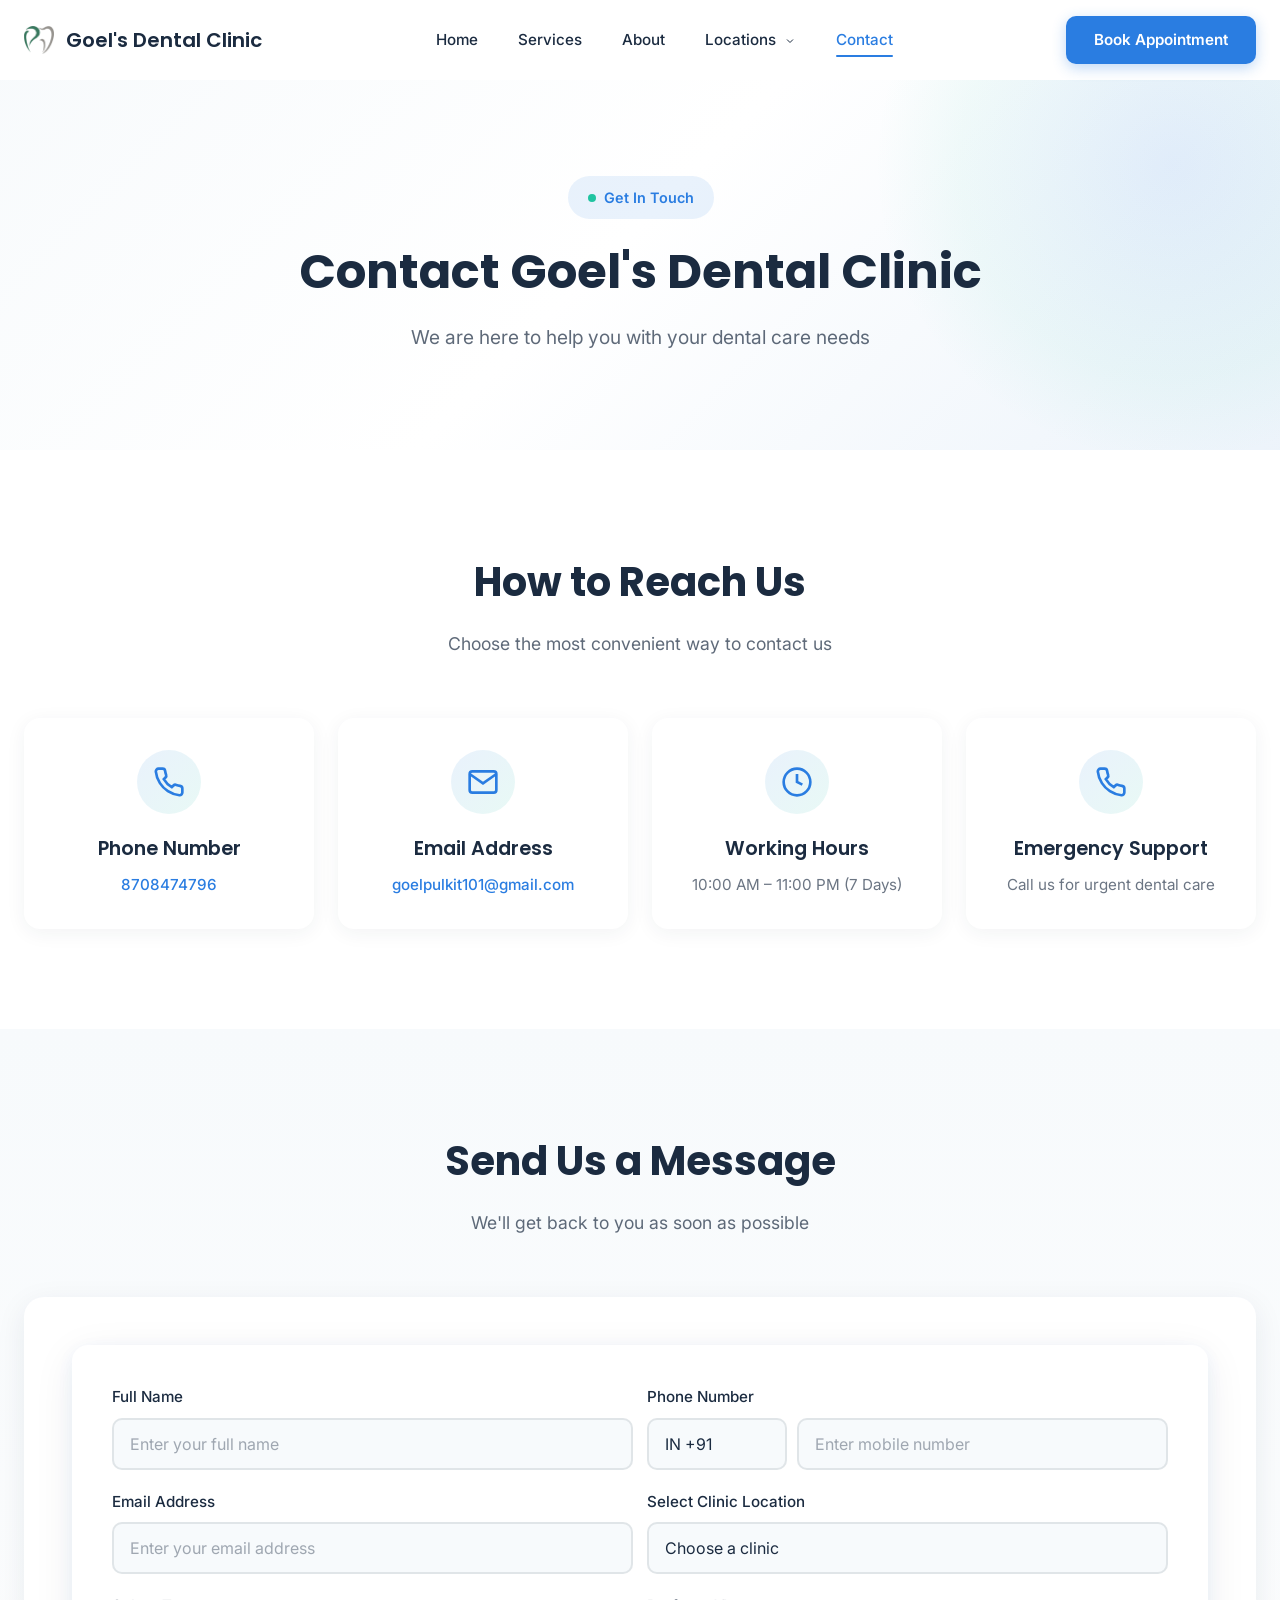
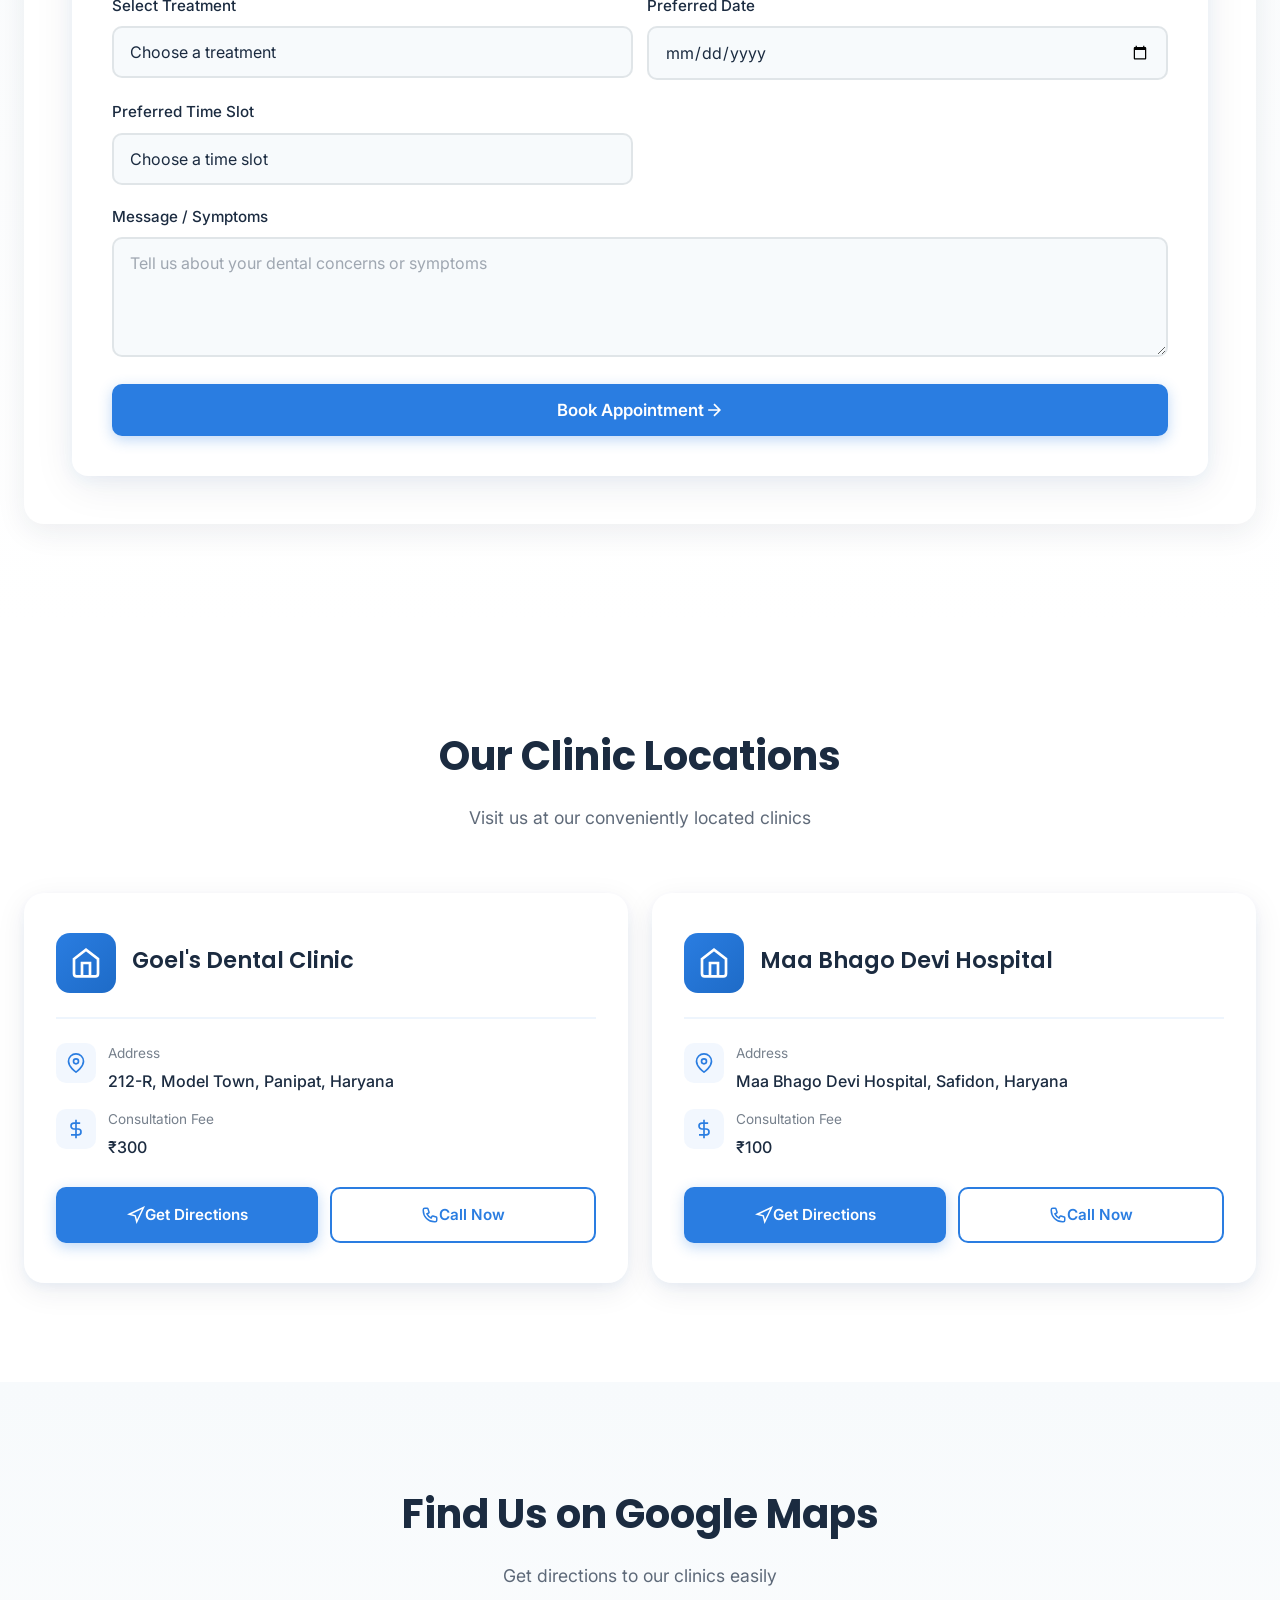
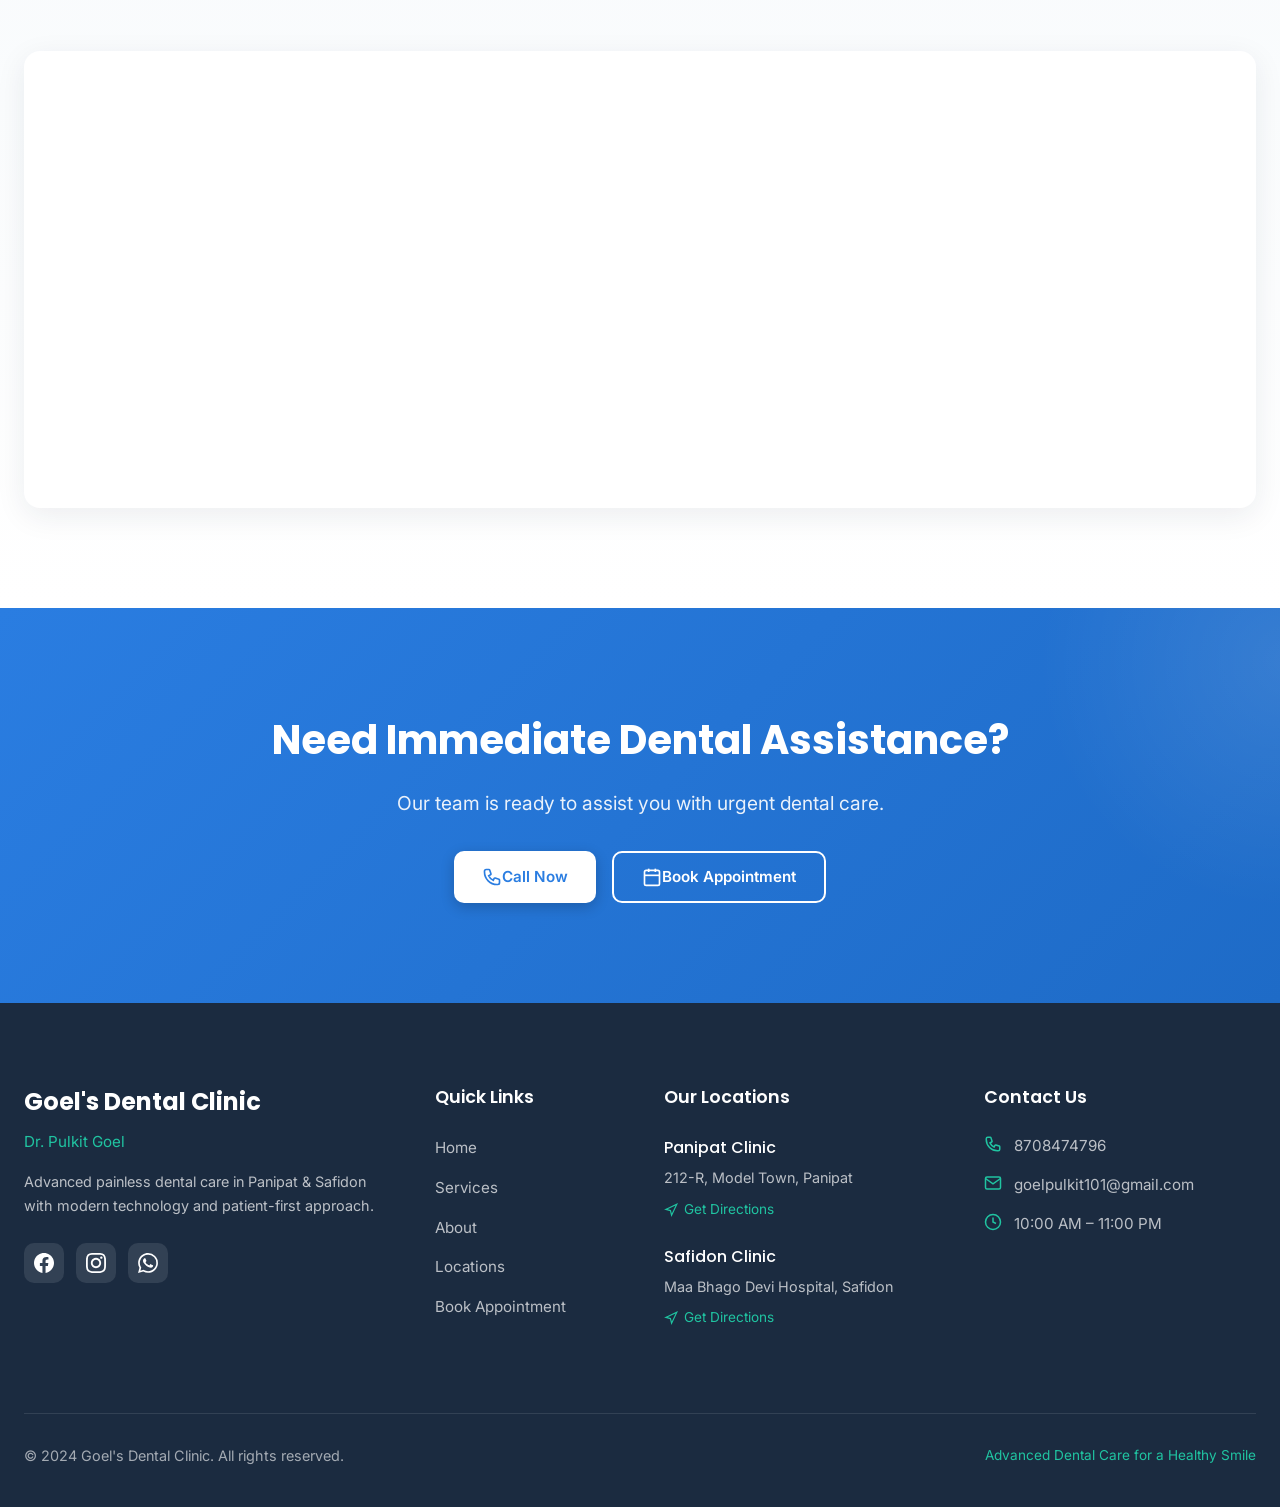
<file: contact.html>
<!DOCTYPE html>
<html lang="en">
<head>
    <meta charset="UTF-8">
    <meta name="viewport" content="width=device-width, initial-scale=1.0">
    
    <!-- SEO Meta Tags -->
    <title>Contact Goel's Dental Clinic | Panipat & Safidon</title>
    <meta name="description" content="Contact Goel's Dental Clinic for appointments, inquiries, or emergencies. Visit us in Panipat or Safidon. Call 8708474796 today.">
    <meta name="keywords" content="contact dentist Panipat, dental clinic contact, Goel Dental Clinic phone, emergency dental care">
    
    <!-- Canonical URL -->
    <link rel="canonical" href="https://goelsdentalclinic.com/contact.html">
    
    <!-- Favicon -->
    <link rel="icon" type="image/png" href="components/images/logo.png">
    
    <!-- Fonts -->
    <link rel="preconnect" href="https://fonts.googleapis.com">
    <link rel="preconnect" href="https://fonts.gstatic.com" crossorigin>
    <link href="https://fonts.googleapis.com/css2?family=Inter:wght@400;500;600&family=Poppins:wght@500;600;700&display=swap" rel="stylesheet">
    
    <!-- Stylesheet -->
    <link rel="stylesheet" href="style.css">
    
    <!-- Contact Page Specific Styles -->
    <style>
        @keyframes fadeInUp {
            from {
                opacity: 0;
                transform: translateY(20px);
            }
            to {
                opacity: 1;
                transform: translateY(0);
            }
        }

        @keyframes blobPulse {
            0%, 100% { transform: scale(1); opacity: 0.6; }
            50% { transform: scale(1.1); opacity: 0.8; }
        }
        
        /* Global SVG styling */
        svg {
            display: inline-block;
            vertical-align: middle;
            visibility: visible !important;
            opacity: 1 !important;
        }
        
        /* Button SVG styling */
        .btn svg {
            display: inline-flex;
            align-items: center;
            justify-content: center;
            flex-shrink: 0;
        }
        
        /* Footer contact-item SVG styling */
        .contact-item svg {
            display: inline-flex;
            align-items: center;
            justify-content: center;
            flex-shrink: 0;
            min-width: 18px;
            min-height: 18px;
        }
        
        /* Contact info icon SVG */
        .contact-info-icon svg {
            display: block;
            width: 32px;
            height: 32px;
        }
        
        /* Contact location icon SVG */
        .contact-location-icon svg {
            display: block;
            width: 32px;
            height: 32px;
        }
        
        /* Contact location detail icon SVG */
        .contact-location-detail-icon svg {
            display: block;
            width: 20px;
            height: 20px;
        }

        /* ========================================
           CONTACT PAGE SPECIFIC STYLES
           ======================================== */
        
        /* Page Hero Section */
        .page-hero {
            min-height: 50vh;
            padding-top: 80px;
            display: flex;
            align-items: center;
            background: linear-gradient(135deg, var(--background) 0%, var(--white) 50%, rgba(42, 125, 225, 0.05) 100%);
            position: relative;
            overflow: hidden;
        }
        
        .page-hero-blob {
            position: absolute;
            top: -30%;
            right: -15%;
            width: 600px;
            height: 600px;
            background: radial-gradient(circle, rgba(42, 125, 225, 0.1) 0%, rgba(32, 196, 161, 0.05) 50%, transparent 70%);
            border-radius: 50%;
            pointer-events: none;
            animation: blobPulse 8s ease-in-out infinite;
        }
        
        .page-hero-container {
            max-width: var(--container-max-width);
            margin: 0 auto;
            padding: 60px var(--container-padding);
            text-align: center;
            position: relative;
            z-index: 1;
        }
        
        .page-badge {
            display: inline-flex;
            align-items: center;
            gap: 8px;
            padding: 10px 20px;
            background: rgba(42, 125, 225, 0.1);
            border-radius: 50px;
            font-family: 'Inter', sans-serif;
            font-size: 0.9rem;
            font-weight: 600;
            color: var(--primary);
            margin-bottom: 24px;
            animation: fadeInUp 0.6s var(--transition-smooth) forwards;
        }
        
        .badge-dot {
            width: 8px;
            height: 8px;
            background: var(--accent);
            border-radius: 50%;
            animation: pulseDot 2s ease-in-out infinite;
        }
        
        @keyframes pulseDot {
            0%, 100% { opacity: 1; transform: scale(1); }
            50% { opacity: 0.7; transform: scale(1.2); }
        }
        
        .page-title {
            font-family: 'Poppins', sans-serif;
            font-size: 3rem;
            font-weight: 700;
            color: var(--dark-text);
            line-height: 1.2;
            margin-bottom: 20px;
            animation: fadeInUp 0.6s var(--transition-smooth) 0.1s forwards;
            word-wrap: break-word;
            overflow-wrap: break-word;
        }
        
        .page-subtitle {
            font-family: 'Inter', sans-serif;
            font-size: 1.2rem;
            color: rgba(27, 43, 64, 0.7);
            line-height: 1.7;
            max-width: 700px;
            margin: 0 auto;
            animation: fadeInUp 0.6s var(--transition-smooth) 0.2s forwards;
            word-wrap: break-word;
            overflow-wrap: break-word;
        }
        
        /* ========================================
           CONTACT INFO CARDS SECTION
           ======================================== */
        
        .contact-info-section {
            background: var(--white);
        }
        
        .contact-info-container {
            max-width: var(--container-max-width);
            margin: 0 auto;
            padding: 0 var(--container-padding);
        }
        
        .contact-info-grid {
            display: grid;
            grid-template-columns: repeat(4, 1fr);
            gap: 24px;
        }
        
        .contact-info-card {
            background: var(--white);
            border-radius: 16px;
            padding: 32px 24px;
            text-align: center;
            box-shadow: 0 4px 20px rgba(27, 43, 64, 0.06);
            transition: all 0.4s var(--transition-smooth);
        }
        
        .contact-info-card:hover {
            transform: translateY(-8px);
            box-shadow: 0 12px 40px rgba(27, 43, 64, 0.12);
        }
        
        .contact-info-icon {
            width: 64px;
            height: 64px;
            margin: 0 auto 20px;
            display: flex;
            align-items: center;
            justify-content: center;
            background: linear-gradient(135deg, rgba(42, 125, 225, 0.1) 0%, rgba(32, 196, 161, 0.1) 100%);
            border-radius: 50%;
            color: var(--primary);
            transition: all 0.3s var(--transition-smooth);
        }
        
        .contact-info-icon svg {
            width: 100%;
            height: 100%;
            max-width: 32px;
            max-height: 32px;
            display: block;
        }
        
        .contact-info-card:hover .contact-info-icon {
            background: var(--primary);
            color: var(--white);
            transform: scale(1.1);
        }
        
        .contact-info-title {
            font-family: 'Poppins', sans-serif;
            font-size: 1.2rem;
            font-weight: 600;
            color: var(--dark-text);
            margin-bottom: 8px;
        }
        
        .contact-info-value {
            font-family: 'Inter', sans-serif;
            font-size: 0.95rem;
            color: rgba(27, 43, 64, 0.65);
            line-height: 1.6;
            word-wrap: break-word;
            overflow-wrap: break-word;
        }
        
        .contact-info-value a {
            color: var(--primary);
            text-decoration: none;
            font-weight: 500;
            transition: color 0.3s ease;
        }
        
        .contact-info-value a:hover {
            color: var(--primary-dark);
        }
        
        /* ========================================
           CONTACT FORM SECTION
           ======================================== */
        
        .contact-form-section {
            background: linear-gradient(180deg, var(--background) 0%, var(--white) 100%);
        }
        
        .contact-form-container {
            max-width: var(--container-max-width);
            margin: 0 auto;
            padding: 0 var(--container-padding);
        }
        
        .contact-form-wrapper {
            /* max-width: 900px; */
            margin: 0 auto;
            background: var(--white);
            padding: 48px;
            border-radius: 20px;
            box-shadow: 0 8px 30px rgba(27, 43, 64, 0.08);
        }
        
        .contact-form-grid {
            display: grid;
            grid-template-columns: repeat(2, 1fr);
            gap: 14px;
        }
        
        .form-group.full-width {
            grid-column: 1 / -1;
        }
        
        /* ========================================
           LOCATIONS SECTION
           ======================================== */
        
        .contact-locations-section {
            background: var(--white);
        }
        
        .contact-locations-container {
            max-width: var(--container-max-width);
            margin: 0 auto;
            padding: 0 var(--container-padding);
        }
        
        .contact-locations-grid {
            display: grid;
            grid-template-columns: repeat(2, 1fr);
            gap: 24px;
        }
        
        .contact-location-card {
            background: var(--white);
            border-radius: 20px;
            padding: 40px 32px;
            box-shadow: 0 8px 30px rgba(27, 43, 64, 0.08), 0 4px 12px rgba(42, 125, 225, 0.06);
            transition: all 0.4s var(--transition-smooth);
        }
        
        .contact-location-card:hover {
            transform: translateY(-8px);
            box-shadow: 0 15px 40px rgba(27, 43, 64, 0.12), 0 6px 20px rgba(42, 125, 225, 0.1);
        }
        
        .contact-location-header {
            display: flex;
            align-items: center;
            gap: 16px;
            margin-bottom: 24px;
            padding-bottom: 24px;
            border-bottom: 2px solid rgba(42, 125, 225, 0.08);
        }
        
        .contact-location-icon {
            display: flex;
            align-items: center;
            justify-content: center;
            width: 60px;
            height: 60px;
            background: linear-gradient(135deg, var(--primary) 0%, var(--primary-dark) 100%);
            border-radius: 14px;
            color: var(--white);
            flex-shrink: 0;
        }
        
        .contact-location-icon svg {
            width: 100%;
            height: 100%;
            max-width: 32px;
            max-height: 32px;
            display: block;
        }
        
        .contact-location-title {
            font-family: 'Poppins', sans-serif;
            font-size: 1.4rem;
            font-weight: 600;
            color: var(--dark-text);
            margin-bottom: 4px;
            word-wrap: break-word;
            overflow-wrap: break-word;
        }
        
        .contact-location-details {
            display: flex;
            flex-direction: column;
            gap: 16px;
            margin-bottom: 28px;
        }
        
        .contact-location-detail-item {
            display: flex;
            align-items: flex-start;
            gap: 12px;
        }
        
        .contact-location-detail-icon {
            display: flex;
            align-items: center;
            justify-content: center;
            width: 40px;
            height: 40px;
            background: rgba(42, 125, 225, 0.06);
            border-radius: 10px;
            color: var(--primary);
            flex-shrink: 0;
        }
        
        .contact-location-detail-icon svg {
            width: 100%;
            height: 100%;
            max-width: 20px;
            max-height: 20px;
            display: block;
        }
        
        .contact-location-detail-label {
            font-family: 'Inter', sans-serif;
            font-size: 0.85rem;
            color: rgba(27, 43, 64, 0.6);
            margin-bottom: 4px;
        }
        
        .contact-location-detail-value {
            font-family: 'Inter', sans-serif;
            font-size: 1rem;
            color: var(--dark-text);
            font-weight: 500;
            line-height: 1.5;
            word-wrap: break-word;
            overflow-wrap: break-word;
        }
        
        .contact-location-actions {
            display: flex;
            gap: 12px;
            flex-wrap: wrap;
        }
        
        .contact-location-actions .btn {
            flex: 1;
            min-width: 140px;
            justify-content: center;
            padding: 14px 24px;
            font-size: 0.95rem;
        }
        
        /* ========================================
           GOOGLE MAPS SECTION
           ======================================== */
        
        .contact-maps-section {
            background: linear-gradient(180deg, var(--background) 0%, var(--white) 100%);
        }
        
        .contact-maps-container {
            max-width: var(--container-max-width);
            margin: 0 auto;
            padding: 0 var(--container-padding);
        }
        
        .contact-maps-wrapper {
            background: var(--white);
            border-radius: 16px;
            overflow: hidden;
            box-shadow: 0 8px 30px rgba(27, 43, 64, 0.08);
        }
        
        .contact-map-iframe {
            width: 100%;
            height: 450px;
            border: 0;
        }
        
        /* ========================================
           QUICK CTA SECTION
           ======================================== */
        
        .contact-cta-section {
            background: linear-gradient(135deg, var(--primary) 0%, var(--primary-dark) 100%);
            position: relative;
            overflow: hidden;
        }
        
        .contact-cta-blob {
            position: absolute;
            top: -50%;
            right: -20%;
            width: 500px;
            height: 500px;
            background: radial-gradient(circle, rgba(255, 255, 255, 0.1) 0%, transparent 70%);
            border-radius: 50%;
            animation: blobPulse 10s ease-in-out infinite;
        }
        
        .contact-cta-container {
            max-width: var(--container-max-width);
            margin: 0 auto;
            padding: 0 var(--container-padding);
            text-align: center;
            position: relative;
            z-index: 1;
        }
        
        .contact-cta-title {
            font-family: 'Poppins', sans-serif;
            font-size: 2.5rem;
            font-weight: 700;
            color: var(--white);
            margin-bottom: 16px;
            word-wrap: break-word;
            overflow-wrap: break-word;
        }
        
        .contact-cta-text {
            font-family: 'Inter', sans-serif;
            font-size: 1.2rem;
            color: rgba(255, 255, 255, 0.9);
            max-width: 600px;
            margin: 0 auto 32px;
            line-height: 1.6;
            word-wrap: break-word;
            overflow-wrap: break-word;
        }
        
        .contact-cta-buttons {
            display: flex;
            gap: 16px;
            justify-content: center;
            flex-wrap: wrap;
        }
        
        .contact-cta-buttons .btn-primary {
            background: var(--white);
            color: var(--primary);
            box-shadow: 0 4px 14px rgba(0, 0, 0, 0.2);
        }
        
        .contact-cta-buttons .btn-primary:hover {
            background: var(--background);
            transform: scale(1.05);
        }
        
        .contact-cta-buttons .btn-secondary {
            background: transparent;
            color: var(--white);
            border: 2px solid var(--white);
        }
        
        .contact-cta-buttons .btn-secondary:hover {
            background: var(--white);
            color: var(--primary);
        }
        
        /* ========================================
           RESPONSIVE STYLES
           ======================================== */
        
        @media (max-width: 1024px) {
            .page-title {
                font-size: 2.5rem;
            }
            
            .contact-info-grid {
                grid-template-columns: repeat(2, 1fr);
            }
            
            .contact-form-grid {
                grid-template-columns: 1fr;
            }
            
            .contact-locations-grid {
                grid-template-columns: 1fr;
            }
            
            .contact-cta-title {
                font-size: 2.2rem;
            }
        }
        
        @media (max-width: 768px) {
            .page-hero {
                min-height: 40vh;
            }
            
            .page-title {
                font-size: 2rem;
            }
            
            .page-subtitle {
                font-size: 1rem;
            }
            
            .contact-info-grid {
                grid-template-columns: 1fr;
            }
            
            .contact-form-wrapper {
                padding: 32px 24px;
            }
            
            .contact-location-card {
                padding: 32px 24px;
            }
            
            .contact-map-iframe {
                height: 350px;
            }
            
            .contact-cta-title {
                font-size: 1.8rem;
            }
            
            .contact-cta-text {
                font-size: 1rem;
            }
            
            .contact-location-actions {
                flex-direction: column;
            }
            
            .contact-location-actions .btn {
                width: 100%;
            }
        }
        
        @media (max-width: 480px) {
            .page-title {
                font-size: 1.75rem;
            }
            
            .page-badge {
                font-size: 0.8rem;
                padding: 8px 16px;
            }
            
            .contact-location-header {
                flex-direction: column;
                text-align: center;
            }
        }
    </style>
    
    <!-- Include Script -->
    <script src="js/include.js"></script>
    <script src="js/appointment-form.js"></script>
</head>
<body>
    <!-- Navbar injected here -->
    <div id="navbar"></div>

    <!-- ========================================
         HERO SECTION
         ======================================== -->
    <section class="page-hero" id="home">
        <div class="page-hero-blob"></div>
        
        <div class="page-hero-container">
            <div class="page-badge">
                <span class="badge-dot"></span>
                Get In Touch
            </div>
            
            <h1 class="page-title">Contact Goel's Dental Clinic</h1>
            
            <p class="page-subtitle">
                We are here to help you with your dental care needs
            </p>
        </div>
    </section>

    <!-- ========================================
         CONTACT INFO CARDS SECTION
         ======================================== -->
    <section class="contact-info-section section-spacing" id="contact-info">
        <div class="contact-info-container">
            <div class="locations-header">
                <h2 class="locations-title">How to Reach Us</h2>
                <p class="locations-subtitle">Choose the most convenient way to contact us</p>
            </div>
            
            <div class="contact-info-grid">
                <!-- Phone Number -->
                <div class="contact-info-card">
                    <div class="contact-info-icon">
                        <svg width="32" height="32" viewBox="0 0 24 24" fill="none" stroke="currentColor" stroke-width="2">
                            <path d="M22 16.92v3a2 2 0 0 1-2.18 2 19.79 19.79 0 0 1-8.63-3.07 19.5 19.5 0 0 1-6-6 19.79 19.79 0 0 1-3.07-8.67A2 2 0 0 1 4.11 2h3a2 2 0 0 1 2 1.72 12.84 12.84 0 0 0 .7 2.81 2 2 0 0 1-.45 2.11L8.09 9.91a16 16 0 0 0 6 6l1.27-1.27a2 2 0 0 1 2.11-.45 12.84 12.84 0 0 0 2.81.7A2 2 0 0 1 22 16.92z"/>
                        </svg>
                    </div>
                    <h3 class="contact-info-title">Phone Number</h3>
                    <p class="contact-info-value"><a href="tel:8708474796">8708474796</a></p>
                </div>
                
                <!-- Email Address -->
                <div class="contact-info-card">
                    <div class="contact-info-icon">
                        <svg width="32" height="32" viewBox="0 0 24 24" fill="none" stroke="currentColor" stroke-width="2">
                            <path d="M4 4h16c1.1 0 2 .9 2 2v12c0 1.1-.9 2-2 2H4c-1.1 0-2-.9-2-2V6c0-1.1.9-2 2-2z"/>
                            <polyline points="22,6 12,13 2,6"/>
                        </svg>
                    </div>
                    <h3 class="contact-info-title">Email Address</h3>
                    <p class="contact-info-value"><a href="mailto:goelpulkit101@gmail.com">goelpulkit101@gmail.com</a></p>
                </div>
                
                <!-- Working Hours -->
                <div class="contact-info-card">
                    <div class="contact-info-icon">
                        <svg width="32" height="32" viewBox="0 0 24 24" fill="none" stroke="currentColor" stroke-width="2">
                            <circle cx="12" cy="12" r="10"/>
                            <polyline points="12 6 12 12 16 14"/>
                        </svg>
                    </div>
                    <h3 class="contact-info-title">Working Hours</h3>
                    <p class="contact-info-value">10:00 AM – 11:00 PM (7 Days)</p>
                </div>
                
                <!-- Emergency Dental Support -->
                <div class="contact-info-card">
                    <div class="contact-info-icon">
                        <svg width="32" height="32" viewBox="0 0 24 24" fill="none" stroke="currentColor" stroke-width="2">
                            <path d="M22 16.92v3a2 2 0 0 1-2.18 2 19.79 19.79 0 0 1-8.63-3.07 19.5 19.5 0 0 1-6-6 19.79 19.79 0 0 1-3.07-8.67A2 2 0 0 1 4.11 2h3a2 2 0 0 1 2 1.72 12.84 12.84 0 0 0 .7 2.81 2 2 0 0 1-.45 2.11L8.09 9.91a16 16 0 0 0 6 6l1.27-1.27a2 2 0 0 1 2.11-.45 12.84 12.84 0 0 0 2.81.7A2 2 0 0 1 22 16.92z"/>
                        </svg>
                    </div>
                    <h3 class="contact-info-title">Emergency Support</h3>
                    <p class="contact-info-value">Call us for urgent dental care</p>
                </div>
            </div>
        </div>
    </section>

    <!-- ========================================
         CONTACT FORM SECTION
         ======================================== -->
    <section class="contact-form-section section-spacing" id="contact-form">
        <div class="contact-form-container">
            <div class="locations-header">
                <h2 class="locations-title">Send Us a Message</h2>
                <p class="locations-subtitle">We'll get back to you as soon as possible</p>
            </div>
            
            <div class="contact-form-wrapper">
                <form class="appointment-form js-appointment-form" data-form-type="contact-page" novalidate>
                    <div class="appointment-form-grid">
                        <div class="form-group">
                            <label for="fullName" class="form-label">Full Name</label>
                            <input type="text" id="fullName" name="fullName" class="form-input" placeholder="Enter your full name" required>
                            <div class="field-error" data-error-for="fullName"></div>
                        </div>
                        
                        <div class="form-group">
                            <label for="phone" class="form-label">Phone Number</label>
                            <div class="phone-input-group">
                                <select id="countryCode" name="countryCode" class="form-select country-code-select" required>
                                    <option value="+91" data-country="IN" selected>IN +91</option>
                                    <option value="+1" data-country="US">US +1</option>
                                    <option value="+44" data-country="GB">UK +44</option>
                                    <option value="+971" data-country="AE">UAE +971</option>
                                    <option value="+61" data-country="AU">AU +61</option>
                                    <option value="+1" data-country="CA">CA +1</option>
                                </select>
                                <input type="tel" id="phone" name="phone" class="form-input phone-number-input" placeholder="Enter mobile number" inputmode="numeric" autocomplete="tel-national" required>
                            </div>
                            <div class="field-error" data-error-for="phone"></div>
                        </div>
                        
                        <div class="form-group">
                            <label for="email" class="form-label">Email Address</label>
                            <input type="email" id="email" name="email" class="form-input" placeholder="Enter your email address" required>
                            <div class="field-error" data-error-for="email"></div>
                        </div>
                        
                        <div class="form-group">
                            <label for="clinicLocation" class="form-label">Select Clinic Location</label>
                            <select id="clinicLocation" name="clinicLocation" class="form-select" required>
                                <option value="">Choose a clinic</option>
                                <option value="panipat">Panipat Clinic</option>
                                <option value="safidon">Safidon Clinic</option>
                            </select>
                            <div class="field-error" data-error-for="clinicLocation"></div>
                        </div>

                        <div class="form-group">
                            <label for="treatment" class="form-label">Select Treatment</label>
                            <select id="treatment" name="treatment" class="form-select" required>
                                <option value="">Choose a treatment</option>
                                <option value="implants">Dental Implants</option>
                                <option value="rct">Root Canal Treatment</option>
                                <option value="smile-design">Smile Designing</option>
                                <option value="whitening">Teeth Whitening</option>
                                <option value="braces">Braces & Aligners</option>
                                <option value="crown-bridge">Crown & Bridge</option>
                                <option value="pediatric">Pediatric Dentistry</option>
                                <option value="cosmetic">Cosmetic Dentistry</option>
                                <option value="emergency">Emergency Dental Care</option>
                            </select>
                            <div class="field-error" data-error-for="treatment"></div>
                        </div>

                        <div class="form-group">
                            <label for="date" class="form-label">Preferred Date</label>
                            <input type="date" id="date" name="date" class="form-input" required>
                            <div class="field-error" data-error-for="date"></div>
                        </div>

                        <div class="form-group">
                            <label for="timeSlot" class="form-label">Preferred Time Slot</label>
                            <select id="timeSlot" name="timeSlot" class="form-select" required>
                                <option value="">Choose a time slot</option>
                                <option value="morning">Morning (10 AM - 1 PM)</option>
                                <option value="afternoon">Afternoon (1 PM - 5 PM)</option>
                                <option value="evening">Evening (5 PM - 11 PM)</option>
                            </select>
                            <div class="field-error" data-error-for="timeSlot"></div>
                        </div>
                        
                        <div class="form-group full-width">
                            <label for="message" class="form-label">Message / Symptoms</label>
                            <textarea id="message" name="message" class="form-textarea" rows="4" placeholder="Tell us about your dental concerns or symptoms"></textarea>
                            <div class="field-error" data-error-for="message"></div>
                        </div>

                        <div class="form-group full-width">
                            <button type="submit" class="btn btn-primary btn-full">
                                <span>Book Appointment</span>
                                <svg width="20" height="20" viewBox="0 0 24 24" fill="none" stroke="currentColor" stroke-width="2">
                                    <path d="M5 12h14M12 5l7 7-7 7"/>
                                </svg>
                            </button>
                            <div class="form-status-message" role="status" aria-live="polite"></div>
                        </div>
                    </div>
                </form>
            </div>
        </div>
    </section>

    <!-- ========================================
         CLINIC LOCATIONS SECTION
         ======================================== -->
    <section class="contact-locations-section section-spacing" id="clinic-locations">
        <div class="contact-locations-container">
            <div class="locations-header">
                <h2 class="locations-title">Our Clinic Locations</h2>
                <p class="locations-subtitle">Visit us at our conveniently located clinics</p>
            </div>
            
            <div class="contact-locations-grid">
                <!-- Panipat Clinic -->
                <div class="contact-location-card">
                    <div class="contact-location-header">
                        <div class="contact-location-icon">
                            <svg width="32" height="32" viewBox="0 0 24 24" fill="none" stroke="currentColor" stroke-width="2">
                                <path d="M3 9l9-7 9 7v11a2 2 0 0 1-2 2H5a2 2 0 0 1-2-2z"/>
                                <polyline points="9 22 9 12 15 12 15 22"/>
                            </svg>
                        </div>
                        <div>
                            <h3 class="contact-location-title">Goel's Dental Clinic</h3>
                        </div>
                    </div>
                    
                    <div class="contact-location-details">
                        <div class="contact-location-detail-item">
                            <div class="contact-location-detail-icon">
                                <svg width="20" height="20" viewBox="0 0 24 24" fill="none" stroke="currentColor" stroke-width="2">
                                    <path d="M21 10c0 7-9 13-9 13s-9-6-9-13a9 9 0 0 1 18 0z"/>
                                    <circle cx="12" cy="10" r="3"/>
                                </svg>
                            </div>
                            <div class="detail-content">
                                <p class="contact-location-detail-label">Address</p>
                                <p class="contact-location-detail-value">212-R, Model Town, Panipat, Haryana</p>
                            </div>
                        </div>
                        
                        <div class="contact-location-detail-item">
                            <div class="contact-location-detail-icon">
                                <svg width="20" height="20" viewBox="0 0 24 24" fill="none" stroke="currentColor" stroke-width="2">
                                    <path d="M12 1v22M17 5H9.5a3.5 3.5 0 0 0 0 7h5a3.5 3.5 0 0 1 0 7H6"/>
                                </svg>
                            </div>
                            <div class="detail-content">
                                <p class="contact-location-detail-label">Consultation Fee</p>
                                <p class="contact-location-detail-value">₹300</p>
                            </div>
                        </div>
                    </div>
                    
                    <div class="contact-location-actions">
                        <a href="https://www.google.com/maps/@29.3910327,76.9636503,17z?entry=ttu&g_ep=EgoyMDI2MDUwNi4wIKXMDSoASAFQAw%3D%3D" target="_blank" class="btn btn-primary" rel="noopener noreferrer" aria-label="Open Panipat Clinic location in Google Maps">
                            <svg width="18" height="18" viewBox="0 0 24 24" fill="none" stroke="currentColor" stroke-width="2">
                                <polygon points="3 11 22 2 13 21 11 13 3 11"/>
                            </svg>
                            <span>Get Directions</span>
                        </a>
                        <a href="tel:8708474796" class="btn btn-secondary">
                            <svg width="18" height="18" viewBox="0 0 24 24" fill="none" stroke="currentColor" stroke-width="2">
                                <path d="M3 5a2 2 0 012-2h3.28a1 1 0 01.948.684l1.498 4.493a1 1 0 01-.502 1.21l-2.257 1.13a11.042 11.042 0 005.516 5.516l1.13-2.257a1 1 0 011.21-.502l4.493 1.498a1 1 0 01.684.949V19a2 2 0 01-2 2h-1C9.716 21 3 14.284 3 6V5z"/>
                            </svg>
                            <span>Call Now</span>
                        </a>
                    </div>
                </div>
                
                <!-- Safidon Clinic -->
                <div class="contact-location-card">
                    <div class="contact-location-header">
                        <div class="contact-location-icon">
                            <svg width="32" height="32" viewBox="0 0 24 24" fill="none" stroke="currentColor" stroke-width="2">
                                <path d="M3 9l9-7 9 7v11a2 2 0 0 1-2 2H5a2 2 0 0 1-2-2z"/>
                                <polyline points="9 22 9 12 15 12 15 22"/>
                            </svg>
                        </div>
                        <div>
                            <h3 class="contact-location-title">Maa Bhago Devi Hospital</h3>
                        </div>
                    </div>
                    
                    <div class="contact-location-details">
                        <div class="contact-location-detail-item">
                            <div class="contact-location-detail-icon">
                                <svg width="20" height="20" viewBox="0 0 24 24" fill="none" stroke="currentColor" stroke-width="2">
                                    <path d="M21 10c0 7-9 13-9 13s-9-6-9-13a9 9 0 0 1 18 0z"/>
                                    <circle cx="12" cy="10" r="3"/>
                                </svg>
                            </div>
                            <div class="detail-content">
                                <p class="contact-location-detail-label">Address</p>
                                <p class="contact-location-detail-value">Maa Bhago Devi Hospital, Safidon, Haryana</p>
                            </div>
                        </div>
                        
                        <div class="contact-location-detail-item">
                            <div class="contact-location-detail-icon">
                                <svg width="20" height="20" viewBox="0 0 24 24" fill="none" stroke="currentColor" stroke-width="2">
                                    <path d="M12 1v22M17 5H9.5a3.5 3.5 0 0 0 0 7h5a3.5 3.5 0 0 1 0 7H6"/>
                                </svg>
                            </div>
                            <div class="detail-content">
                                <p class="contact-location-detail-label">Consultation Fee</p>
                                <p class="contact-location-detail-value">₹100</p>
                            </div>
                        </div>
                    </div>
                    
                    <div class="contact-location-actions">
                        <a href="https://www.google.com/maps/search/maa+bhago+devi+hospital+safidon/@29.4025946,76.6555679,17z/data=!3m1!4b1?entry=ttu&g_ep=EgoyMDI2MDUwNi4wIKXMDSoASAFQAw%3D%3D" target="_blank" class="btn btn-primary" rel="noopener noreferrer" aria-label="Open Safidon Clinic location in Google Maps">
                            <svg width="18" height="18" viewBox="0 0 24 24" fill="none" stroke="currentColor" stroke-width="2">
                                <polygon points="3 11 22 2 13 21 11 13 3 11"/>
                            </svg>
                            <span>Get Directions</span>
                        </a>
                        <a href="tel:8708474796" class="btn btn-secondary">
                            <svg width="18" height="18" viewBox="0 0 24 24" fill="none" stroke="currentColor" stroke-width="2">
                                <path d="M3 5a2 2 0 012-2h3.28a1 1 0 01.948.684l1.498 4.493a1 1 0 01-.502 1.21l-2.257 1.13a11.042 11.042 0 005.516 5.516l1.13-2.257a1 1 0 011.21-.502l4.493 1.498a1 1 0 01.684.949V19a2 2 0 01-2 2h-1C9.716 21 3 14.284 3 6V5z"/>
                            </svg>
                            <span>Call Now</span>
                        </a>
                    </div>
                </div>
            </div>
        </div>
    </section>

    <!-- ========================================
         GOOGLE MAPS SECTION
         ======================================== -->
    <section class="contact-maps-section section-spacing" id="maps">
        <div class="contact-maps-container">
            <div class="locations-header">
                <h2 class="locations-title">Find Us on Google Maps</h2>
                <p class="locations-subtitle">Get directions to our clinics easily</p>
            </div>
            
            <div class="contact-maps-wrapper">
                <iframe src="https://www.google.com/maps/embed?pb=!1m18!1m12!1m3!1d1741.794!2d76.9636503!3d29.3910327!2m3!1f0!2f0!3f0!3m2!1i1024!2i768!4f13.1!3m3!1m2!1s0x0%3A0x0!2s212-R%2C%20Model%20Town%2C%20Panipat%2C%20Haryana!5e0!3m2!1sen!2sin" class="contact-map-iframe" allowfullscreen="" loading="lazy" referrerpolicy="no-referrer-when-downgrade" title="Goel's Dental Clinic Panipat Location"></iframe>
            </div>
        </div>
    </section>

    <!-- ========================================
         QUICK CTA SECTION
         ======================================== -->
    <section class="contact-cta-section section-spacing" id="quick-cta">
        <div class="contact-cta-blob"></div>
        <div class="contact-cta-container">
            <h2 class="contact-cta-title">Need Immediate Dental Assistance?</h2>
            <p class="contact-cta-text">Our team is ready to assist you with urgent dental care.</p>
            <div class="contact-cta-buttons">
                <a href="tel:8708474796" class="btn btn-primary">
                    <svg width="20" height="20" viewBox="0 0 24 24" fill="none" stroke="currentColor" stroke-width="2">
                        <path d="M3 5a2 2 0 012-2h3.28a1 1 0 01.948.684l1.498 4.493a1 1 0 01-.502 1.21l-2.257 1.13a11.042 11.042 0 005.516 5.516l1.13-2.257a1 1 0 011.21-.502l4.493 1.498a1 1 0 01.684.949V19a2 2 0 01-2 2h-1C9.716 21 3 14.284 3 6V5z"/>
                    </svg>
                    <span>Call Now</span>
                </a>
                <a href="appointment.html" class="btn btn-secondary">
                    <svg width="20" height="20" viewBox="0 0 24 24" fill="none" stroke="currentColor" stroke-width="2">
                        <rect x="3" y="4" width="18" height="18" rx="2" ry="2"/>
                        <line x1="16" y1="2" x2="16" y2="6"/>
                        <line x1="8" y1="2" x2="8" y2="6"/>
                        <line x1="3" y1="10" x2="21" y2="10"/>
                    </svg>
                    <span>Book Appointment</span>
                </a>
            </div>
        </div>
    </section>

    <!-- ========================================
         FOOTER SECTION
         ======================================== -->
    <footer class="footer" id="footer">
        <div class="footer-container">
            <div class="footer-main">
                <!-- Column 1: About Clinic -->
                <div class="footer-column">
                    <h3 class="footer-logo">Goel's Dental Clinic</h3>
                    <p class="footer-doctor">Dr. Pulkit Goel</p>
                    <p class="footer-description">Advanced painless dental care in Panipat & Safidon with modern technology and patient-first approach.</p>
                    <div class="footer-social">
                        <a href="#" class="social-link" aria-label="Facebook">
                            <svg width="20" height="20" viewBox="0 0 24 24" fill="currentColor">
                                <path d="M24 12.073c0-6.627-5.373-12-12-12s-12 5.373-12 12c0 5.99 4.388 10.954 10.125 11.854v-8.385H7.078v-3.47h3.047V9.43c0-3.007 1.792-4.669 4.533-4.669c1.312 0 2.686.235 2.686.235v2.953H15.83c-1.491 0-1.956.925-1.956 1.874v2.25h3.328l-.532 3.47h-2.796v8.385C19.612 23.027 24 18.062 24 12.073z"/>
                            </svg>
                        </a>
                        <a href="https://www.instagram.com/goel_dentalclinic_panipat?igsh=MWtvYjdzeTBvd3ptaw==" class="social-link" aria-label="Instagram" target="_blank" rel="noopener noreferrer">
                            <svg width="20" height="20" viewBox="0 0 24 24" fill="currentColor">
                                <path d="M12 2.163c3.204 0 3.584.012 4.85.07 3.252.148 4.771 1.691 4.919 4.919.058 1.265.069 1.645.069 4.849 0 3.205-.012 3.584-.069 4.849-.149 3.225-1.664 4.771-4.919 4.919-1.266.058-1.644.07-4.85.07-3.204 0-3.584-.012-4.849-.07-3.26-.149-4.771-1.699-4.919-4.92-.058-1.265-.07-1.644-.07-4.849 0-3.204.013-3.583.07-4.849.149-3.227 1.664-4.771 4.919-4.919 1.266-.057 1.645-.069 4.849-.069zm0-2.163c-3.259 0-3.667.014-4.947.072-4.358.2-6.78 2.618-6.98 6.98-.059 1.281-.073 1.689-.073 4.948 0 3.259.014 3.668.072 4.948.2 4.358 2.618 6.78 6.98 6.98 1.281.058 1.689.072 4.948.072 3.259 0 3.668-.014 4.948-.072 4.354-.2 6.782-2.618 6.979-6.98.059-1.28.073-1.689.073-4.948 0-3.259-.014-3.667-.072-4.947-.196-4.354-2.617-6.78-6.979-6.98-1.281-.059-1.69-.073-4.949-.073zm0 5.838c-3.403 0-6.162 2.759-6.162 6.162s2.759 6.163 6.162 6.163 6.162-2.759 6.162-6.163c0-3.403-2.759-6.162-6.162-6.162zm0 10.162c-2.209 0-4-1.79-4-4 0-2.209 1.791-4 4-4s4 1.791 4 4c0 2.21-1.791 4-4 4zm6.406-11.845c-.796 0-1.441.645-1.441 1.44s.645 1.44 1.441 1.44c.795 0 1.439-.645 1.439-1.44s-.644-1.44-1.439-1.44z"/>
                            </svg>
                        </a>
                        <a href="https://wa.me/918708474796" class="social-link" aria-label="WhatsApp" target="_blank" rel="noopener noreferrer">
                            <svg width="20" height="20" viewBox="0 0 24 24" fill="currentColor">
                                <path d="M17.472 14.382c-.297-.149-1.758-.867-2.03-.967-.273-.099-.471-.148-.67.15-.197.297-.767.966-.94 1.164-.173.199-.347.223-.644.075-.297-.15-1.255-.463-2.39-1.475-.883-.788-1.48-1.761-1.653-2.059-.173-.297-.018-.458.13-.606.134-.133.298-.347.446-.52.149-.174.198-.298.298-.497.099-.198.05-.371-.025-.52-.075-.149-.669-1.612-.916-2.207-.242-.579-.487-.5-.669-.51-.173-.008-.371-.01-.57-.01-.198 0-.52.074-.792.372-.272.297-1.04 1.016-1.04 2.479 0 1.462 1.065 2.875 1.213 3.074.149.198 2.096 3.2 5.077 4.487.709.306 1.262.489 1.694.625.712.227 1.36.195 1.871.118.571-.085 1.758-.719 2.006-1.413.248-.694.248-1.289.173-1.413-.074-.124-.272-.198-.57-.347m-5.421 7.403h-.004a9.87 9.87 0 01-5.031-1.378l-.361-.214-3.741.982.998-3.648-.235-.374a9.86 9.86 0 01-1.51-5.26c.001-5.45 4.436-9.884 9.888-9.884 2.64 0 5.122 1.03 6.988 2.898a9.825 9.825 0 012.893 6.994c-.003 5.45-4.437 9.884-9.885 9.884m8.413-18.297A11.815 11.815 0 0012.05 0C5.495 0 .16 5.335.157 11.892c0 2.096.547 4.142 1.588 5.945L.057 24l6.305-1.654a11.882 11.882 0 005.683 1.448h.005c6.554 0 11.89-5.335 11.893-11.893a11.821 11.821 0 00-3.48-8.413z"/>
                            </svg>
                        </a>
                    </div>
                </div>
                
                <!-- Column 2: Quick Links -->
                <div class="footer-column">
                    <h4 class="footer-heading">Quick Links</h4>
                    <ul class="footer-links">
                        <li><a href="index.html" class="footer-link">Home</a></li>
                        <li><a href="services.html" class="footer-link">Services</a></li>
                        <li><a href="about.html" class="footer-link">About</a></li>
                        <li><a href="location.html" class="footer-link">Locations</a></li>
                        <li><a href="appointment.html" class="footer-link">Book Appointment</a></li>
                    </ul>
                </div>
                
                <!-- Column 3: Locations -->
                <div class="footer-column">
                    <h4 class="footer-heading">Our Locations</h4>
                    <div class="footer-location">
                        <p class="location-name">Panipat Clinic</p>
                        <p class="location-address">212-R, Model Town, Panipat</p>
                        <a href="https://www.google.com/maps/@29.3910327,76.9636503,17z?entry=ttu&g_ep=EgoyMDI2MDUwNi4wIKXMDSoASAFQAw%3D%3D" class="location-link" target="_blank" rel="noopener noreferrer" aria-label="Open Panipat Clinic location in Google Maps">
                            <svg width="14" height="14" viewBox="0 0 24 24" fill="none" stroke="currentColor" stroke-width="2">
                                <polygon points="3 11 22 2 13 21 11 13 3 11"/>
                            </svg>
                            <span>Get Directions</span>
                        </a>
                    </div>
                    <div class="footer-location">
                        <p class="location-name">Safidon Clinic</p>
                        <p class="location-address">Maa Bhago Devi Hospital, Safidon</p>
                        <a href="https://www.google.com/maps/search/maa+bhago+devi+hospital+safidon/@29.4025946,76.6555679,17z/data=!3m1!4b1?entry=ttu&g_ep=EgoyMDI2MDUwNi4wIKXMDSoASAFQAw%3D%3D" class="location-link" target="_blank" rel="noopener noreferrer" aria-label="Open Safidon Clinic location in Google Maps">
                            <svg width="14" height="14" viewBox="0 0 24 24" fill="none" stroke="currentColor" stroke-width="2">
                                <polygon points="3 11 22 2 13 21 11 13 3 11"/>
                            </svg>
                            <span>Get Directions</span>
                        </a>
                    </div>
                </div>
                
                <!-- Column 4: Contact Info -->
                <div class="footer-column">
                    <h4 class="footer-heading">Contact Us</h4>
                    <div class="footer-contact">
                        <div class="contact-item">
                            <svg width="18" height="18" viewBox="0 0 24 24" fill="none" stroke="currentColor" stroke-width="2">
                                <path d="M3 5a2 2 0 012-2h3.28a1 1 0 01.948.684l1.498 4.493a1 1 0 01-.502 1.21l-2.257 1.13a11.042 11.042 0 005.516 5.516l1.13-2.257a1 1 0 011.21-.502l4.493 1.498a1 1 0 01.684.949V19a2 2 0 01-2 2h-1C9.716 21 3 14.284 3 6V5z"/>
                            </svg>
                            <span>8708474796</span>
                        </div>
                        <div class="contact-item">
                            <svg width="18" height="18" viewBox="0 0 24 24" fill="none" stroke="currentColor" stroke-width="2">
                                <path d="M4 4h16c1.1 0 2 .9 2 2v12c0 1.1-.9 2-2 2H4c-1.1 0-2-.9-2-2V6c0-1.1.9-2 2-2z"/>
                                <polyline points="22,6 12,13 2,6"/>
                            </svg>
                            <span>goelpulkit101@gmail.com</span>
                        </div>
                        <div class="contact-item">
                            <svg width="18" height="18" viewBox="0 0 24 24" fill="none" stroke="currentColor" stroke-width="2">
                                <circle cx="12" cy="12" r="10"/>
                                <polyline points="12 6 12 12 16 14"/>
                            </svg>
                            <span>10:00 AM – 11:00 PM</span>
                        </div>
                    </div>
                </div>
            </div>
            
            <div class="footer-bottom">
                <p class="copyright">© 2024 Goel's Dental Clinic. All rights reserved.</p>
                <p class="footer-tagline">Advanced Dental Care for a Healthy Smile</p>
            </div>
        </div>
    </footer>
</body>
</html>
</file>
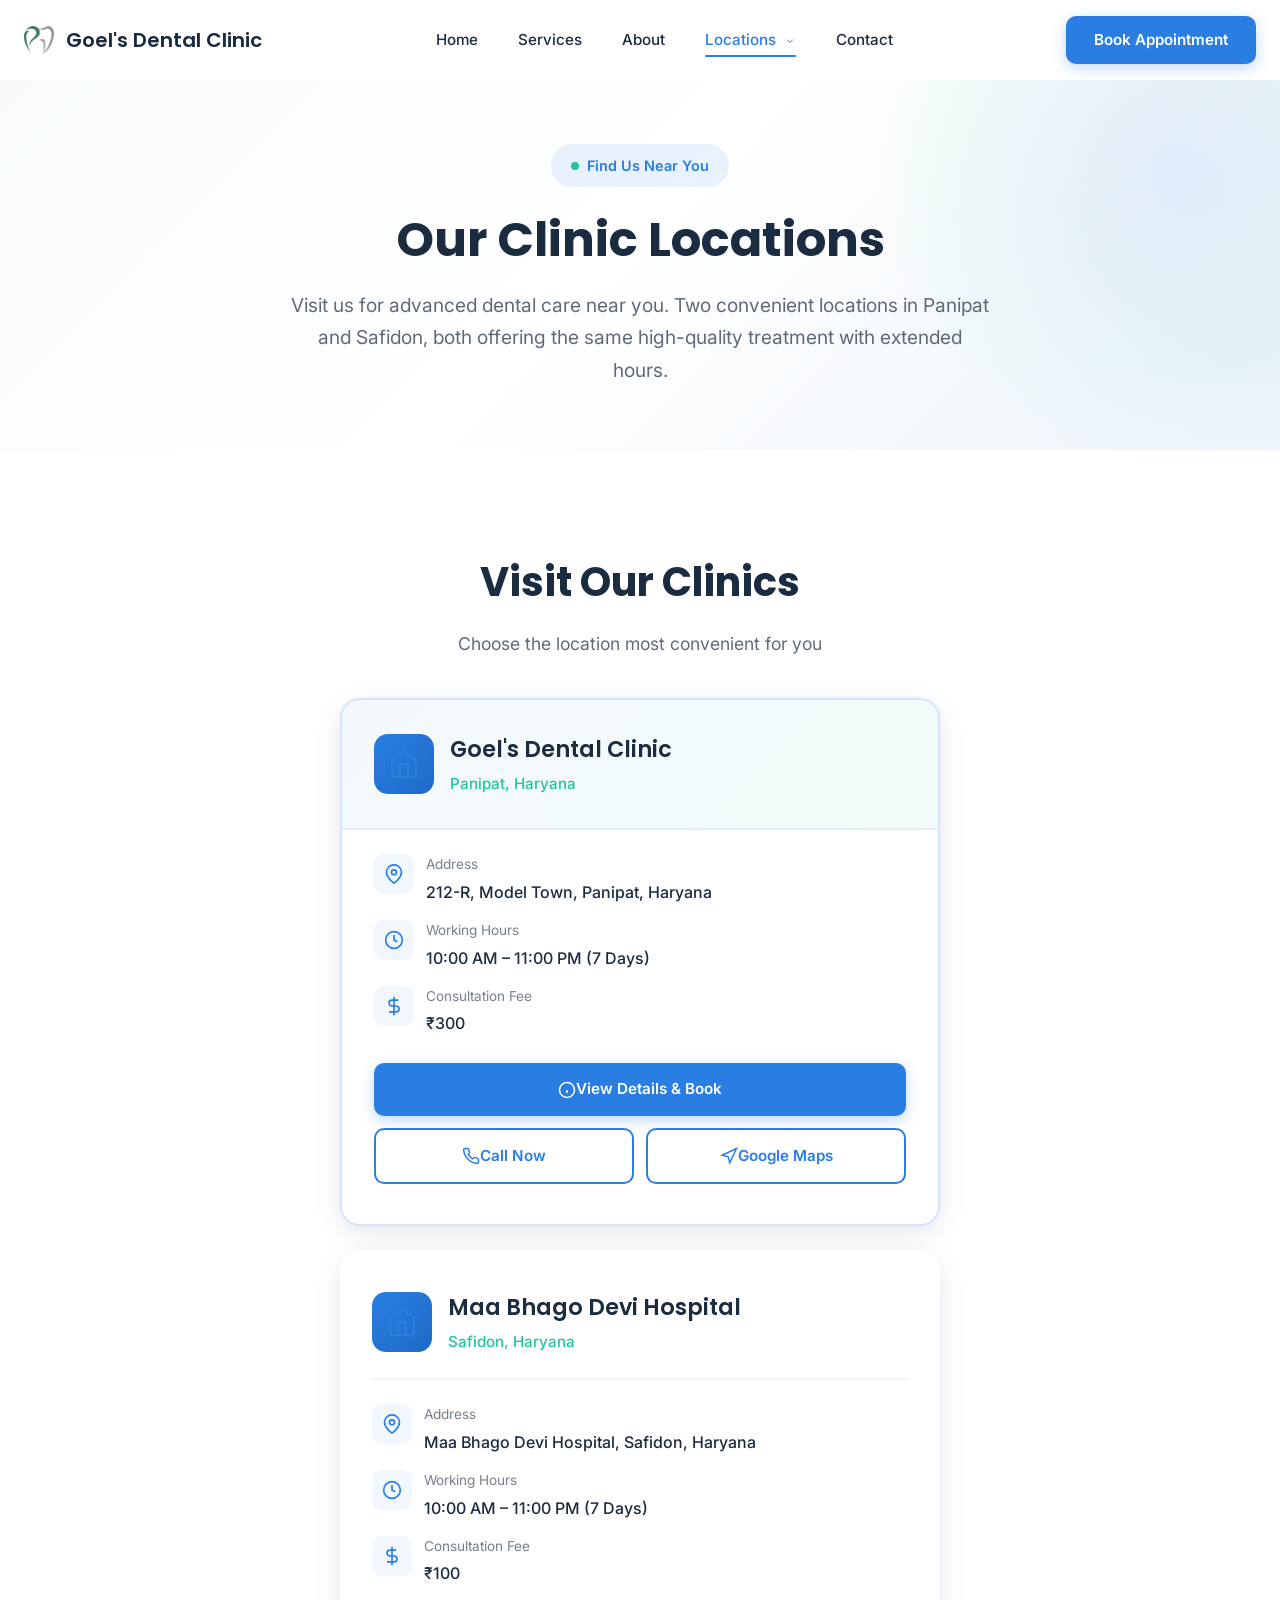
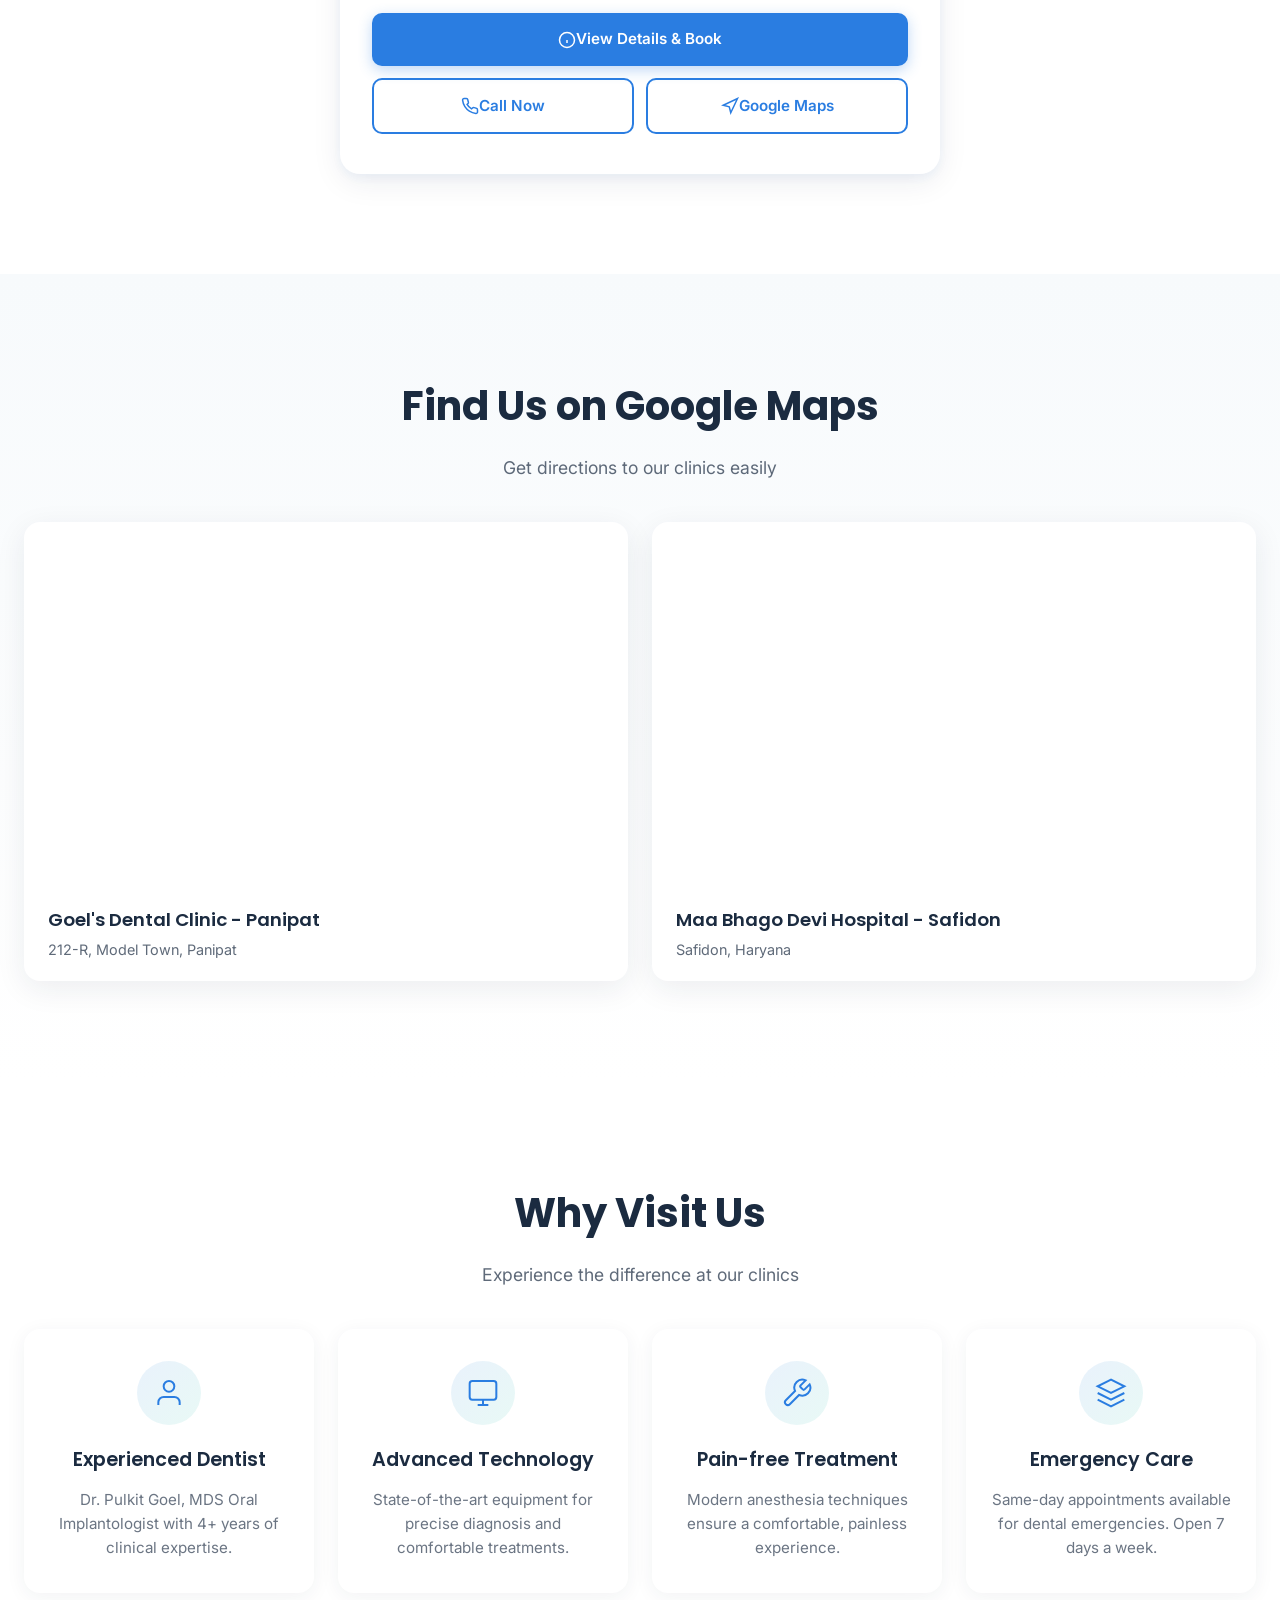
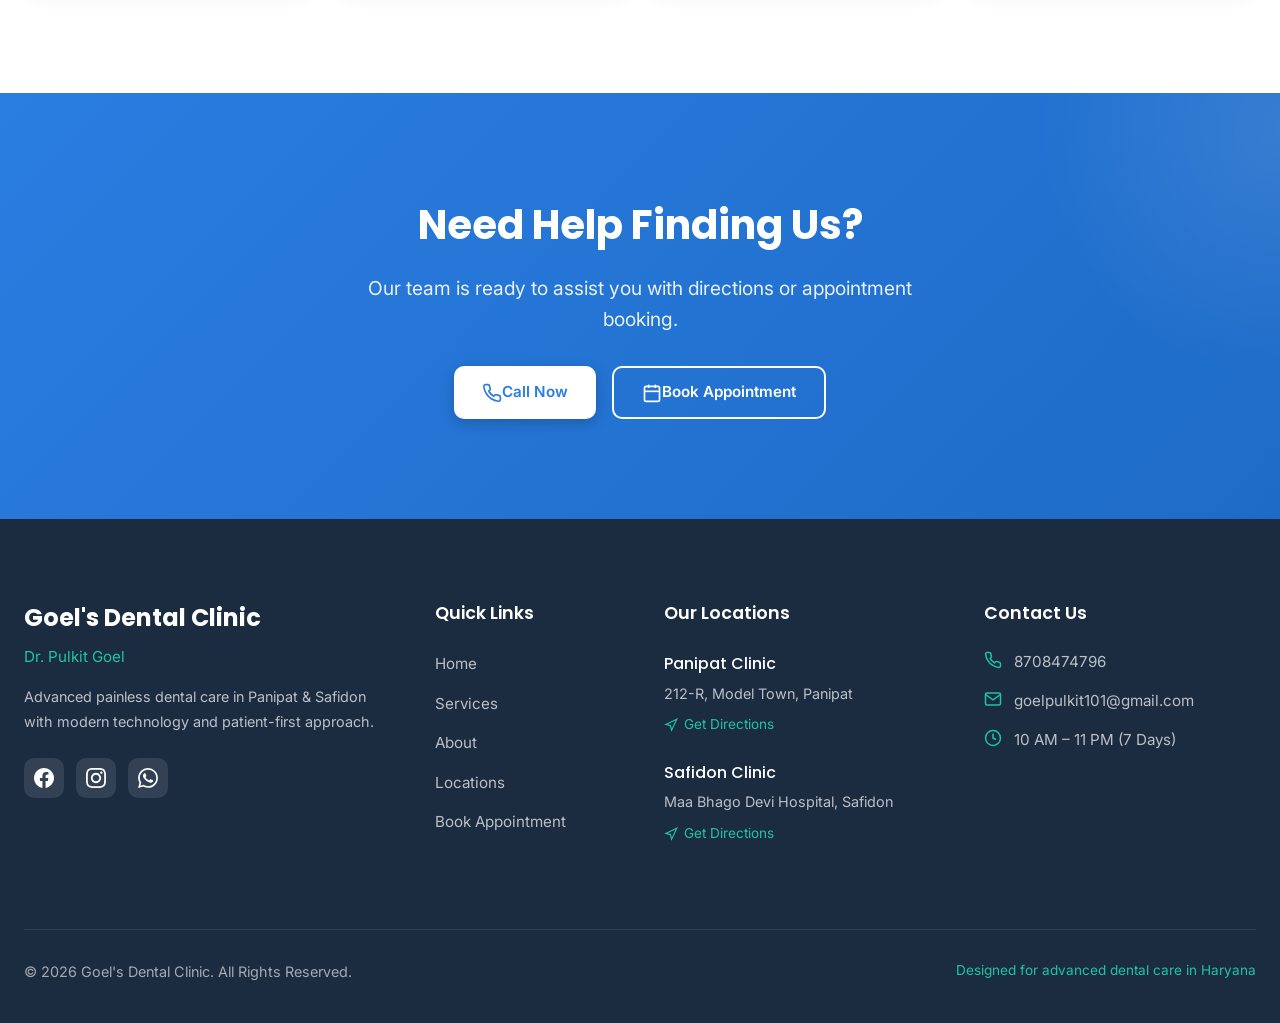
<file: location.html>
<!DOCTYPE html>
<html lang="en">
<head>
    <meta charset="UTF-8">
    <meta name="viewport" content="width=device-width, initial-scale=1.0">
    
    <!-- SEO Meta Tags -->
    <title>Our Clinic Locations | Goel's Dental Clinic - Panipat & Safidon</title>
    <meta name="description" content="Visit Goel's Dental Clinic in Panipat or Safidon. Advanced dental care with Dr. Pulkit Goel. Open 10 AM - 11 PM, 7 days a week.">
    <meta name="keywords" content="dental clinic Panipat, dentist Safidon, Goel Dental Clinic location, dental clinic near me Haryana">
    <meta name="robots" content="index, follow">
    
    <!-- Canonical URL -->
    <link rel="canonical" href="https://goelsdentalclinic.com/location.html">
    
    <!-- Favicon -->
    <link rel="icon" type="image/png" href="components/images/logo.png">
    
    <!-- Fonts -->
    <link rel="preconnect" href="https://fonts.googleapis.com">
    <link rel="preconnect" href="https://fonts.gstatic.com" crossorigin>
    <link href="https://fonts.googleapis.com/css2?family=Inter:wght@400;500;600&family=Poppins:wght@500;600;700&display=swap" rel="stylesheet">
    
    <!-- Stylesheet -->
    <link rel="stylesheet" href="style.css">
    
    <!-- Location Page Specific Styles -->
    <style>
        @keyframes fadeInUp {
            from {
                opacity: 0;
                transform: translateY(20px);
            }
            to {
                opacity: 1;
                transform: translateY(0);
            }
        }

        @keyframes cardFadeIn {
            to {
                opacity: 1;
                transform: translateY(0);
            }
        }

        @keyframes blobPulse {
            0%, 100% { transform: scale(1); opacity: 0.6; }
            50% { transform: scale(1.1); opacity: 0.8; }
        }
        @keyframes bounceLocation {
            0%, 100% { transform: translateY(0); }
            50% { transform: translateY(-3px); }
        }
        @keyframes pulseDot {
            0%, 100% { opacity: 1; transform: scale(1); }
            50% { opacity: 0.7; transform: scale(1.2); }
        }
        /* ========================================
           LOCATION PAGE SPECIFIC STYLES
           ======================================== */
        
        /* Page Hero Section */
        .page-hero {
            min-height: 50vh;
            padding-top: 80px;
            display: flex;
            align-items: center;
            background: linear-gradient(135deg, var(--background) 0%, var(--white) 50%, rgba(42, 125, 225, 0.05) 100%);
            position: relative;
            overflow: hidden;
        }
        
        .page-hero-blob {
            position: absolute;
            top: -30%;
            right: -15%;
            width: 600px;
            height: 600px;
            background: radial-gradient(circle, rgba(42, 125, 225, 0.1) 0%, rgba(32, 196, 161, 0.05) 50%, transparent 70%);
            border-radius: 50%;
            pointer-events: none;
            animation: blobPulse 8s ease-in-out infinite;
        }
        
        .page-hero-container {
            max-width: var(--container-max-width);
            margin: 0 auto;
            padding: 60px var(--container-padding);
            text-align: center;
            position: relative;
            z-index: 1;
        }
        
        .page-badge {
            display: inline-flex;
            align-items: center;
            gap: 8px;
            padding: 10px 20px;
            background: rgba(42, 125, 225, 0.1);
            border-radius: 50px;
            font-family: 'Inter', sans-serif;
            font-size: 0.9rem;
            font-weight: 600;
            color: var(--primary);
            margin-bottom: 24px;
            animation: fadeInUp 0.6s var(--transition-smooth) forwards;
        }
        
        .page-title {
            font-family: 'Poppins', sans-serif;
            font-size: 3rem;
            font-weight: 700;
            color: var(--dark-text);
            line-height: 1.2;
            margin-bottom: 20px;
            animation: fadeInUp 0.6s var(--transition-smooth) 0.1s forwards;
            word-wrap: break-word;
            overflow-wrap: break-word;
        }
        
        .page-subtitle {
            font-family: 'Inter', sans-serif;
            font-size: 1.2rem;
            color: rgba(27, 43, 64, 0.7);
            line-height: 1.7;
            max-width: 700px;
            margin: 0 auto;
            animation: fadeInUp 0.6s var(--transition-smooth) 0.2s forwards;
            word-wrap: break-word;
            overflow-wrap: break-word;
        }
        
        /* ========================================
           LOCATIONS SECTION
           ======================================== */
        
        .locations-section {
            background: var(--white);
        }
        
        .locations-container {
            max-width: var(--container-max-width);
            margin: 0 auto;
            padding: 0 var(--container-padding);
        }
        
        .locations-header {
            text-align: center;
            margin-bottom: 40px;
        }
        
        .locations-title {
            font-family: 'Poppins', sans-serif;
            font-size: 2.5rem;
            font-weight: 700;
            color: var(--dark-text);
            margin-bottom: 16px;
            word-wrap: break-word;
            overflow-wrap: break-word;
        }
        
        .locations-subtitle {
            font-family: 'Inter', sans-serif;
            font-size: 1.1rem;
            color: rgba(27, 43, 64, 0.7);
            max-width: 600px;
            margin: 0 auto;
        }
        
        .locations-grid {
            display: flex;
            flex-direction: column;
            align-items: center;
            gap: 24px;
        }
        
        .location-card {
            background: var(--white);
            border-radius: 20px;
            padding: 40px 32px;
            box-shadow: 0 8px 30px rgba(27, 43, 64, 0.08), 0 4px 12px rgba(42, 125, 225, 0.06);
            transition: all 0.4s var(--transition-smooth);
            opacity: 1;
            width: 100%;
            max-width: 600px;
        }
        
        .location-card:nth-child(1) { animation-delay: 0.1s; }
        .location-card:nth-child(2) { animation-delay: 0.2s; }
        
        .location-card.featured {
            border: 2px solid rgba(42, 125, 225, 0.2);
        }
        
        .location-card.featured .location-header {
            background: linear-gradient(135deg, rgba(42, 125, 225, 0.05) 0%, rgba(32, 196, 161, 0.05) 100%);
            margin: -40px -32px 24px -32px;
            padding: 32px;
            border-radius: 18px 18px 0 0;
        }
        
        .location-card:hover {
            transform: translateY(-8px);
            box-shadow: 0 15px 40px rgba(27, 43, 64, 0.12), 0 6px 20px rgba(42, 125, 225, 0.1);
        }
        
        .location-header {
            display: flex;
            align-items: center;
            gap: 16px;
            margin-bottom: 24px;
            padding-bottom: 24px;
            border-bottom: 2px solid rgba(42, 125, 225, 0.08);
        }
        
        .location-icon {
            display: flex;
            align-items: center;
            justify-content: center;
            width: 60px;
            height: 60px;
            background: linear-gradient(135deg, var(--primary) 0%, var(--primary-dark) 100%);
            border-radius: 14px;
            color: var(--white);
            flex-shrink: 0;
        }
        
        .location-title {
            font-family: 'Poppins', sans-serif;
            font-size: 1.4rem;
            font-weight: 600;
            color: var(--dark-text);
            margin-bottom: 4px;
            word-wrap: break-word;
            overflow-wrap: break-word;
        }
        
        .location-city {
            font-family: 'Inter', sans-serif;
            font-size: 0.95rem;
            color: var(--accent);
            font-weight: 500;
        }
        
        .location-details {
            display: flex;
            flex-direction: column;
            gap: 16px;
            margin-bottom: 28px;
        }
        
        .location-detail-item {
            display: flex;
            align-items: flex-start;
            gap: 12px;
        }
        
        .detail-icon {
            display: flex;
            align-items: center;
            justify-content: center;
            width: 40px;
            height: 40px;
            background: rgba(42, 125, 225, 0.06);
            border-radius: 10px;
            color: var(--primary);
            flex-shrink: 0;
        }
        
        .detail-content {
            flex: 1;
        }
        
        .detail-label {
            font-family: 'Inter', sans-serif;
            font-size: 0.85rem;
            color: rgba(27, 43, 64, 0.6);
            margin-bottom: 4px;
        }
        
        .detail-value {
            font-family: 'Inter', sans-serif;
            font-size: 1rem;
            color: var(--dark-text);
            font-weight: 500;
            line-height: 1.5;
            word-wrap: break-word;
            overflow-wrap: break-word;
        }
        
        .location-actions {
            display: flex;
            gap: 12px;
            flex-wrap: wrap;
        }
        
        .location-actions .btn {
            flex: 1;
            min-width: 140px;
            justify-content: center;
            padding: 14px 24px;
            font-size: 0.95rem;
        }
        
        /* ========================================
           MAPS SECTION
           ======================================== */
        
        .maps-section {
            background: linear-gradient(180deg, var(--background) 0%, var(--white) 100%);
        }
        
        .maps-container {
            max-width: var(--container-max-width);
            margin: 0 auto;
            padding: 0 var(--container-padding);
        }
        
        .maps-header {
            text-align: center;
            margin-bottom: 40px;
        }
        
        .maps-title {
            font-family: 'Poppins', sans-serif;
            font-size: 2.5rem;
            font-weight: 700;
            color: var(--dark-text);
            margin-bottom: 16px;
            word-wrap: break-word;
            overflow-wrap: break-word;
        }
        
        .maps-subtitle {
            font-family: 'Inter', sans-serif;
            font-size: 1.1rem;
            color: rgba(27, 43, 64, 0.7);
            max-width: 600px;
            margin: 0 auto;
        }
        
        .maps-grid {
            display: grid;
            grid-template-columns: repeat(2, 1fr);
            gap: 24px;
        }
        
        .map-card {
            background: var(--white);
            border-radius: 16px;
            overflow: hidden;
            box-shadow: 0 8px 30px rgba(27, 43, 64, 0.08);
            opacity: 1;
        }
        
        .map-card:nth-child(1) { animation-delay: 0.1s; }
        .map-card:nth-child(2) { animation-delay: 0.2s; }
        
        .map-wrapper {
            position: relative;
            padding-bottom: 60%;
            height: 0;
            overflow: hidden;
        }
        
        .map-wrapper iframe {
            position: absolute;
            top: 0;
            left: 0;
            width: 100%;
            height: 100%;
            border: 0;
        }
        
        .map-info {
            padding: 20px 24px;
        }
        
        .map-clinic-name {
            font-family: 'Poppins', sans-serif;
            font-size: 1.15rem;
            font-weight: 600;
            color: var(--dark-text);
            margin-bottom: 4px;
        }
        
        .map-address {
            font-family: 'Inter', sans-serif;
            font-size: 0.9rem;
            color: rgba(27, 43, 64, 0.7);
            word-wrap: break-word;
            overflow-wrap: break-word;
        }
        
        /* ========================================
           WHY VISIT US SECTION
           ======================================== */
        
        .why-visit-section {
            background: var(--white);
        }
        
        .why-visit-container {
            max-width: var(--container-max-width);
            margin: 0 auto;
            padding: 0 var(--container-padding);
        }
        
        .why-visit-header {
            text-align: center;
            margin-bottom: 40px;
        }
        
        .why-visit-title {
            font-family: 'Poppins', sans-serif;
            font-size: 2.5rem;
            font-weight: 700;
            color: var(--dark-text);
            margin-bottom: 16px;
            word-wrap: break-word;
            overflow-wrap: break-word;
        }
        
        .why-visit-subtitle {
            font-family: 'Inter', sans-serif;
            font-size: 1.1rem;
            color: rgba(27, 43, 64, 0.7);
            max-width: 600px;
            margin: 0 auto;
        }
        
        .why-visit-grid {
            display: grid;
            grid-template-columns: repeat(4, 1fr);
            gap: 24px;
        }
        
        .why-visit-card {
            background: var(--white);
            border-radius: 16px;
            padding: 32px 24px;
            text-align: center;
            box-shadow: 0 4px 20px rgba(27, 43, 64, 0.06);
            transition: all 0.4s var(--transition-smooth);
            opacity: 1;
        }
        
        .why-visit-card:nth-child(1) { animation-delay: 0.05s; }
        .why-visit-card:nth-child(2) { animation-delay: 0.1s; }
        .why-visit-card:nth-child(3) { animation-delay: 0.15s; }
        .why-visit-card:nth-child(4) { animation-delay: 0.2s; }
        
        .why-visit-card:hover {
            transform: translateY(-8px);
            box-shadow: 0 12px 40px rgba(27, 43, 64, 0.12);
        }
        
        .why-visit-icon {
            width: 64px;
            height: 64px;
            margin: 0 auto 20px;
            display: flex;
            align-items: center;
            justify-content: center;
            background: linear-gradient(135deg, rgba(42, 125, 225, 0.1) 0%, rgba(32, 196, 161, 0.1) 100%);
            border-radius: 50%;
            color: var(--primary);
            transition: all 0.3s var(--transition-smooth);
        }
        
        .why-visit-card:hover .why-visit-icon {
            background: var(--primary);
            color: var(--white);
            transform: scale(1.1);
        }
        
        .why-visit-card-title {
            font-family: 'Poppins', sans-serif;
            font-size: 1.2rem;
            font-weight: 600;
            color: var(--dark-text);
            margin-bottom: 12px;
        }
        
        .why-visit-card-desc {
            font-family: 'Inter', sans-serif;
            font-size: 0.95rem;
            color: rgba(27, 43, 64, 0.65);
            line-height: 1.6;
            word-wrap: break-word;
            overflow-wrap: break-word;
        }
        
        /* ========================================
           CONTACT CTA SECTION
           ======================================== */
        
        .contact-cta-section {
            background: linear-gradient(135deg, var(--primary) 0%, var(--primary-dark) 100%);
            position: relative;
            overflow: hidden;
        }
        
        .contact-cta-blob {
            position: absolute;
            top: -50%;
            right: -20%;
            width: 500px;
            height: 500px;
            background: radial-gradient(circle, rgba(255, 255, 255, 0.1) 0%, transparent 70%);
            border-radius: 50%;
            animation: blobPulse 10s ease-in-out infinite;
        }
        
        .contact-cta-container {
            max-width: var(--container-max-width);
            margin: 0 auto;
            padding: 0 var(--container-padding);
            text-align: center;
            position: relative;
            z-index: 1;
        }
        
        .contact-cta-title {
            font-family: 'Poppins', sans-serif;
            font-size: 2.5rem;
            font-weight: 700;
            color: var(--white);
            margin-bottom: 16px;
            word-wrap: break-word;
            overflow-wrap: break-word;
        }
        
        .contact-cta-text {
            font-family: 'Inter', sans-serif;
            font-size: 1.2rem;
            color: rgba(255, 255, 255, 0.9);
            max-width: 600px;
            margin: 0 auto 32px;
            line-height: 1.6;
            word-wrap: break-word;
            overflow-wrap: break-word;
        }
        
        .contact-cta-buttons {
            display: flex;
            gap: 16px;
            justify-content: center;
            flex-wrap: wrap;
        }
        
        .contact-cta-buttons .btn-primary {
            background: var(--white);
            color: var(--primary);
            box-shadow: 0 4px 14px rgba(0, 0, 0, 0.2);
        }
        
        .contact-cta-buttons .btn-primary:hover {
            background: var(--background);
            transform: scale(1.05);
        }
        
        .contact-cta-buttons .btn-secondary {
            background: transparent;
            color: var(--white);
            border: 2px solid var(--white);
        }
        
        .contact-cta-buttons .btn-secondary:hover {
            background: var(--white);
            color: var(--primary);
        }
        
        /* ========================================
           RESPONSIVE STYLES
           ======================================== */
        
        @media (max-width: 1024px) {
            .page-title {
                font-size: 2.5rem;
            }
            
            .locations-title,
            .maps-title,
            .why-visit-title {
                font-size: 2.2rem;
            }
            
            .contact-cta-title {
                font-size: 2.2rem;
            }
            
            .locations-grid,
            .maps-grid {
                gap: 24px;
            }
            
            .location-card {
                padding: 32px 24px;
            }
            

            
            .why-visit-grid {
                grid-template-columns: repeat(2, 1fr);
            }
        }
        
        @media (max-width: 768px) {
            .page-hero {
                min-height: 40vh;
            }
            
            .page-title {
                font-size: 2rem;
            }
            
            .page-subtitle {
                font-size: 1rem;
            }
            
            .locations-title,
            .maps-title,
            .why-visit-title {
                font-size: 1.8rem;
            }
            
            .contact-cta-title {
                font-size: 1.8rem;
            }
            
            .contact-cta-text {
                font-size: 1rem;
            }
            
            .locations-grid,
            .maps-grid {
                grid-template-columns: 1fr;
                gap: 24px;
            }
            
            .location-card {
                padding: 28px 20px;
            }
            

            
            .location-title {
                font-size: 1.25rem;
            }
            
            .location-actions {
                flex-direction: column;
            }
            
            .location-actions .btn {
                width: 100%;
            }
            
            .why-visit-grid {
                grid-template-columns: repeat(2, 1fr);
                gap: 24px;
            }
            
            .why-visit-card {
                padding: 28px 20px;
            }
        }
        
        @media (max-width: 480px) {
            .page-title {
                font-size: 1.75rem;
            }
            
            .page-badge {
                font-size: 0.8rem;
                padding: 8px 16px;
            }
            
            .locations-title,
            .maps-title,
            .why-visit-title {
                font-size: 1.6rem;
            }
            
            .contact-cta-title {
                font-size: 1.6rem;
            }
            
            .why-visit-grid {
                grid-template-columns: 1fr;
                gap: 24px;
            }
            
            .location-header {
                flex-direction: column;
                text-align: center;
            }
            
            .location-detail-item {
                align-items: flex-start;
            }
        }
    </style>
    
    <!-- Include Script -->
    <script src="js/include.js"></script>
</head>
<body>
    <!-- Navbar injected here -->
    <div id="navbar"></div>

    <!-- ========================================
         HERO SECTION
         ======================================== -->
    <section class="page-hero" id="home">
        <div class="page-hero-blob"></div>
        
        <div class="page-hero-container">
            <div class="page-badge">
                <span class="badge-dot"></span>
                Find Us Near You
            </div>
            
            <h1 class="page-title">Our Clinic Locations</h1>
            
            <p class="page-subtitle">
                Visit us for advanced dental care near you. Two convenient locations in Panipat and Safidon,
                both offering the same high-quality treatment with extended hours.
            </p>
        </div>
    </section>

    <!-- ========================================
         LOCATIONS SECTION
         ======================================== -->
    <section class="locations-section section-spacing" id="locations">
        <div class="locations-container">
            <div class="locations-header">
                <h2 class="locations-title">Visit Our Clinics</h2>
                <p class="locations-subtitle">Choose the location most convenient for you</p>
            </div>
            
            <div class="locations-grid">
                <!-- Panipat Clinic - Featured Main Clinic -->
                <div class="location-card featured">
                    <div class="location-header">
                        <div class="location-icon">
                            <svg width="32" height="32" viewBox="0 0 24 24" fill="none" stroke="currentColor" stroke-width="1.5">
                                <path d="M3 9l9-7 9 7v11a2 2 0 0 1-2 2H5a2 2 0 0 1-2-2z"/>
                                <polyline points="9 22 9 12 15 12 15 22"/>
                            </svg>
                        </div>
                        <div>
                            <h3 class="location-title">Goel's Dental Clinic</h3>
                            <p class="location-city">Panipat, Haryana</p>
                        </div>
                    </div>
                    
                    <div class="location-details">
                        <div class="location-detail-item">
                            <div class="detail-icon">
                                <svg width="20" height="20" viewBox="0 0 24 24" fill="none" stroke="currentColor" stroke-width="2">
                                    <path d="M21 10c0 7-9 13-9 13s-9-6-9-13a9 9 0 0 1 18 0z"/>
                                    <circle cx="12" cy="10" r="3"/>
                                </svg>
                            </div>
                            <div class="detail-content">
                                <p class="detail-label">Address</p>
                                <p class="detail-value">212-R, Model Town, Panipat, Haryana</p>
                            </div>
                        </div>
                        
                        <div class="location-detail-item">
                            <div class="detail-icon">
                                <svg width="20" height="20" viewBox="0 0 24 24" fill="none" stroke="currentColor" stroke-width="2">
                                    <circle cx="12" cy="12" r="10"/>
                                    <polyline points="12 6 12 12 16 14"/>
                                </svg>
                            </div>
                            <div class="detail-content">
                                <p class="detail-label">Working Hours</p>
                                <p class="detail-value">10:00 AM – 11:00 PM (7 Days)</p>
                            </div>
                        </div>
                        
                        <div class="location-detail-item">
                            <div class="detail-icon">
                                <svg width="20" height="20" viewBox="0 0 24 24" fill="none" stroke="currentColor" stroke-width="2">
                                    <line x1="12" y1="1" x2="12" y2="23"/>
                                    <path d="M17 5H9.5a3.5 3.5 0 0 0 0 7h5a3.5 3.5 0 0 1 0 7H6"/>
                                </svg>
                            </div>
                            <div class="detail-content">
                                <p class="detail-label">Consultation Fee</p>
                                <p class="detail-value">₹300</p>
                            </div>
                        </div>
                    </div>
                    
                    <div class="location-actions">
                        <a href="panipat-clinic.html" class="btn btn-primary" style="flex: 1 1 100%;">
                            <svg width="18" height="18" viewBox="0 0 24 24" fill="none" stroke="currentColor" stroke-width="2">
                                <circle cx="12" cy="12" r="10"/><line x1="12" y1="16" x2="12" y2="12"/><line x1="12" y1="8" x2="12.01" y2="8"/>
                            </svg>
                            <span>View Details & Book</span>
                        </a>
                        <a href="tel:8708474796" class="btn btn-secondary">
                            <svg width="18" height="18" viewBox="0 0 24 24" fill="none" stroke="currentColor" stroke-width="2">
                                <path d="M22 16.92v3a2 2 0 0 1-2.18 2 19.79 19.79 0 0 1-8.63-3.07 19.5 19.5 0 0 1-6-6 19.79 19.79 0 0 1-3.07-8.67A2 2 0 0 1 4.11 2h3a2 2 0 0 1 2 1.72 12.84 12.84 0 0 0 .7 2.81 2 2 0 0 1-.45 2.11L8.09 9.91a16 16 0 0 0 6 6l1.27-1.27a2 2 0 0 1 2.11-.45 12.84 12.84 0 0 0 2.81.7A2 2 0 0 1 22 16.92z"/>
                            </svg>
                            <span>Call Now</span>
                        </a>
                        <a href="https://www.google.com/maps/@29.3910327,76.9636503,17z?entry=ttu&g_ep=EgoyMDI2MDUwNi4wIKXMDSoASAFQAw%3D%3D" target="_blank" class="btn btn-secondary" aria-label="Open Panipat Clinic location in Google Maps">
                            <svg width="18" height="18" viewBox="0 0 24 24" fill="none" stroke="currentColor" stroke-width="2">
                                <polygon points="3 11 22 2 13 21 11 13 3 11"/>
                            </svg>
                            <span>Google Maps</span>
                        </a>
                    </div>
                </div>
                
                <!-- Safidon Clinic -->
                <div class="location-card">
                    <div class="location-header">
                        <div class="location-icon">
                            <svg width="32" height="32" viewBox="0 0 24 24" fill="none" stroke="currentColor" stroke-width="1.5">
                                <path d="M3 9l9-7 9 7v11a2 2 0 0 1-2 2H5a2 2 0 0 1-2-2z"/>
                                <polyline points="9 22 9 12 15 12 15 22"/>
                            </svg>
                        </div>
                        <div>
                            <h3 class="location-title">Maa Bhago Devi Hospital</h3>
                            <p class="location-city">Safidon, Haryana</p>
                        </div>
                    </div>
                    
                    <div class="location-details">
                        <div class="location-detail-item">
                            <div class="detail-icon">
                                <svg width="20" height="20" viewBox="0 0 24 24" fill="none" stroke="currentColor" stroke-width="2">
                                    <path d="M21 10c0 7-9 13-9 13s-9-6-9-13a9 9 0 0 1 18 0z"/>
                                    <circle cx="12" cy="10" r="3"/>
                                </svg>
                            </div>
                            <div class="detail-content">
                                <p class="detail-label">Address</p>
                                <p class="detail-value">Maa Bhago Devi Hospital, Safidon, Haryana</p>
                            </div>
                        </div>
                        
                        <div class="location-detail-item">
                            <div class="detail-icon">
                                <svg width="20" height="20" viewBox="0 0 24 24" fill="none" stroke="currentColor" stroke-width="2">
                                    <circle cx="12" cy="12" r="10"/>
                                    <polyline points="12 6 12 12 16 14"/>
                                </svg>
                            </div>
                            <div class="detail-content">
                                <p class="detail-label">Working Hours</p>
                                <p class="detail-value">10:00 AM – 11:00 PM (7 Days)</p>
                            </div>
                        </div>
                        
                        <div class="location-detail-item">
                            <div class="detail-icon">
                                <svg width="20" height="20" viewBox="0 0 24 24" fill="none" stroke="currentColor" stroke-width="2">
                                    <line x1="12" y1="1" x2="12" y2="23"/>
                                    <path d="M17 5H9.5a3.5 3.5 0 0 0 0 7h5a3.5 3.5 0 0 1 0 7H6"/>
                                </svg>
                            </div>
                            <div class="detail-content">
                                <p class="detail-label">Consultation Fee</p>
                                <p class="detail-value">₹100</p>
                            </div>
                        </div>
                    </div>
                    
                    <div class="location-actions">
                        <a href="safidon-clinic.html" class="btn btn-primary" style="flex: 1 1 100%;">
                            <svg width="18" height="18" viewBox="0 0 24 24" fill="none" stroke="currentColor" stroke-width="2">
                                <circle cx="12" cy="12" r="10"/><line x1="12" y1="16" x2="12" y2="12"/><line x1="12" y1="8" x2="12.01" y2="8"/>
                            </svg>
                            <span>View Details & Book</span>
                        </a>
                        <a href="tel:8708474796" class="btn btn-secondary">
                            <svg width="18" height="18" viewBox="0 0 24 24" fill="none" stroke="currentColor" stroke-width="2">
                                <path d="M22 16.92v3a2 2 0 0 1-2.18 2 19.79 19.79 0 0 1-8.63-3.07 19.5 19.5 0 0 1-6-6 19.79 19.79 0 0 1-3.07-8.67A2 2 0 0 1 4.11 2h3a2 2 0 0 1 2 1.72 12.84 12.84 0 0 0 .7 2.81 2 2 0 0 1-.45 2.11L8.09 9.91a16 16 0 0 0 6 6l1.27-1.27a2 2 0 0 1 2.11-.45 12.84 12.84 0 0 0 2.81.7A2 2 0 0 1 22 16.92z"/>
                            </svg>
                            <span>Call Now</span>
                        </a>
                        <a href="https://www.google.com/maps/search/maa+bhago+devi+hospital+safidon/@29.4025946,76.6555679,17z/data=!3m1!4b1?entry=ttu&g_ep=EgoyMDI2MDUwNi4wIKXMDSoASAFQAw%3D%3D" target="_blank" class="btn btn-secondary" aria-label="Open Safidon Clinic location in Google Maps">
                            <svg width="18" height="18" viewBox="0 0 24 24" fill="none" stroke="currentColor" stroke-width="2">
                                <polygon points="3 11 22 2 13 21 11 13 3 11"/>
                            </svg>
                            <span>Google Maps</span>
                        </a>
                    </div>
                </div>
            </div>
        </div>
    </section>

    <!-- ========================================
         MAPS SECTION
         ======================================== -->
    <section class="maps-section section-spacing" id="maps">
        <div class="maps-container">
            <div class="maps-header">
                <h2 class="maps-title">Find Us on Google Maps</h2>
                <p class="maps-subtitle">Get directions to our clinics easily</p>
            </div>
            
            <div class="maps-grid">
                <!-- Panipat Map -->
                <div class="map-card">
                    <div class="map-wrapper">
                        <iframe src="https://www.google.com/maps/embed?pb=!1m18!1m12!1m3!1d1741.794!2d76.9636503!3d29.3910327!2m3!1f0!2f0!3f0!3m2!1i1024!2i768!4f13.1!3m3!1m2!1s0x0%3A0x0!2s212-R%2C%20Model%20Town%2C%20Panipat%2C%20Haryana!5e0!3m2!1sen!2sin" allowfullscreen="" loading="lazy" referrerpolicy="no-referrer-when-downgrade" title="Goel's Dental Clinic Panipat Location"></iframe>
                    </div>
                    <div class="map-info">
                        <h4 class="map-clinic-name">Goel's Dental Clinic - Panipat</h4>
                        <p class="map-address">212-R, Model Town, Panipat</p>
                    </div>
                </div>
                
                <!-- Safidon Map -->
                <div class="map-card">
                    <div class="map-wrapper">
                        <iframe src="https://www.google.com/maps/embed?pb=!1m18!1m12!1m3!1d1741.794!2d76.6555679!3d29.4025946!2m3!1f0!2f0!3f0!3m2!1i1024!2i768!4f13.1!3m3!1m2!1s0x0%3A0x0!2sMaa%20Bhago%20Devi%20Hospital%2C%20Safidon%2C%20Haryana!5e0!3m2!1sen!2sin" allowfullscreen="" loading="lazy" referrerpolicy="no-referrer-when-downgrade" title="Maa Bhago Devi Hospital Safidon Location"></iframe>
                    </div>
                    <div class="map-info">
                        <h4 class="map-clinic-name">Maa Bhago Devi Hospital - Safidon</h4>
                        <p class="map-address">Safidon, Haryana</p>
                    </div>
                </div>
            </div>
        </div>
    </section>

    <!-- ========================================
         WHY VISIT US SECTION
         ======================================== -->
    <section class="why-visit-section section-spacing" id="why-visit">
        <div class="why-visit-container">
            <div class="why-visit-header">
                <h2 class="why-visit-title">Why Visit Us</h2>
                <p class="why-visit-subtitle">Experience the difference at our clinics</p>
            </div>
            
            <div class="why-visit-grid">
                <!-- Card 1 -->
                <div class="why-visit-card">
                    <div class="why-visit-icon">
                        <svg width="32" height="32" viewBox="0 0 24 24" fill="none" stroke="currentColor" stroke-width="1.5">
                            <path d="M20 21v-2a4 4 0 0 0-4-4H8a4 4 0 0 0-4 4v2"/>
                            <circle cx="12" cy="7" r="4"/>
                        </svg>
                    </div>
                    <h3 class="why-visit-card-title">Experienced Dentist</h3>
                    <p class="why-visit-card-desc">Dr. Pulkit Goel, MDS Oral Implantologist with 4+ years of clinical expertise.</p>
                </div>
                
                <!-- Card 2 -->
                <div class="why-visit-card">
                    <div class="why-visit-icon">
                        <svg width="32" height="32" viewBox="0 0 24 24" fill="none" stroke="currentColor" stroke-width="1.5">
                            <rect x="2" y="3" width="20" height="14" rx="2" ry="2"/>
                            <line x1="8" y1="21" x2="16" y2="21"/>
                            <line x1="12" y1="17" x2="12" y2="21"/>
                        </svg>
                    </div>
                    <h3 class="why-visit-card-title">Advanced Technology</h3>
                    <p class="why-visit-card-desc">State-of-the-art equipment for precise diagnosis and comfortable treatments.</p>
                </div>
                
                <!-- Card 3 -->
                <div class="why-visit-card">
                    <div class="why-visit-icon">
                        <svg width="32" height="32" viewBox="0 0 24 24" fill="none" stroke="currentColor" stroke-width="1.5">
                            <path d="M14.7 6.3a1 1 0 0 0 0 1.4l1.6 1.6a1 1 0 0 0 1.4 0l3.77-3.77a6 6 0 0 1-7.94 7.94l-6.91 6.91a2.12 2.12 0 0 1-3-3l6.91-6.91a6 6 0 0 1 7.94-7.94l-3.76 3.76z"/>
                        </svg>
                    </div>
                    <h3 class="why-visit-card-title">Pain-free Treatment</h3>
                    <p class="why-visit-card-desc">Modern anesthesia techniques ensure a comfortable, painless experience.</p>
                </div>
                
                <!-- Card 4 -->
                <div class="why-visit-card">
                    <div class="why-visit-icon">
                        <svg width="32" height="32" viewBox="0 0 24 24" fill="none" stroke="currentColor" stroke-width="1.5">
                            <path d="M12 2L2 7l10 5 10-5-10-5z"/>
                            <path d="M2 17l10 5 10-5"/>
                            <path d="M2 12l10 5 10-5"/>
                        </svg>
                    </div>
                    <h3 class="why-visit-card-title">Emergency Care</h3>
                    <p class="why-visit-card-desc">Same-day appointments available for dental emergencies. Open 7 days a week.</p>
                </div>
            </div>
        </div>
    </section>

    <!-- ========================================
         CONTACT CTA SECTION
         ======================================== -->
    <section class="contact-cta-section section-spacing" id="contact">
        <div class="contact-cta-blob"></div>
        <div class="contact-cta-container">
            <h2 class="contact-cta-title">Need Help Finding Us?</h2>
            <p class="contact-cta-text">Our team is ready to assist you with directions or appointment booking.</p>
            <div class="contact-cta-buttons">
                <a href="tel:8708474796" class="btn btn-primary">
                    <svg width="20" height="20" viewBox="0 0 24 24" fill="none" stroke="currentColor" stroke-width="2">
                        <path d="M22 16.92v3a2 2 0 0 1-2.18 2 19.79 19.79 0 0 1-8.63-3.07 19.5 19.5 0 0 1-6-6 19.79 19.79 0 0 1-3.07-8.67A2 2 0 0 1 4.11 2h3a2 2 0 0 1 2 1.72 12.84 12.84 0 0 0 .7 2.81 2 2 0 0 1-.45 2.11L8.09 9.91a16 16 0 0 0 6 6l1.27-1.27a2 2 0 0 1 2.11-.45 12.84 12.84 0 0 0 2.81.7A2 2 0 0 1 22 16.92z"/>
                    </svg>
                    <span>Call Now</span>
                </a>
                <a href="appointment.html" class="btn btn-secondary">
                    <svg width="20" height="20" viewBox="0 0 24 24" fill="none" stroke="currentColor" stroke-width="2">
                        <rect x="3" y="4" width="18" height="18" rx="2" ry="2"/>
                        <line x1="16" y1="2" x2="16" y2="6"/>
                        <line x1="8" y1="2" x2="8" y2="6"/>
                        <line x1="3" y1="10" x2="21" y2="10"/>
                    </svg>
                    <span>Book Appointment</span>
                </a>
            </div>
        </div>
    </section>

    <!-- ========================================
         FOOTER SECTION (Pasted from index.html)
         ======================================== -->
    <footer class="footer" id="footer">
        <div class="footer-container">
            <div class="footer-main">
                <!-- Column 1: About Clinic -->
                <div class="footer-column">
                    <h3 class="footer-logo">Goel's Dental Clinic</h3>
                    <p class="footer-doctor">Dr. Pulkit Goel</p>
                    <p class="footer-description">Advanced painless dental care in Panipat & Safidon with modern technology and patient-first approach.</p>
                    <div class="footer-social">
                        <a href="#" class="social-link" aria-label="Facebook">
                            <svg width="20" height="20" viewBox="0 0 24 24" fill="currentColor">
                                <path d="M24 12.073c0-6.627-5.373-12-12-12s-12 5.373-12 12c0 5.99 4.388 10.954 10.125 11.854v-8.385H7.078v-3.47h3.047V9.43c0-3.007 1.792-4.669 4.533-4.669c1.312 0 2.686.235 2.686.235v2.953H15.83c-1.491 0-1.956.925-1.956 1.874v2.25h3.328l-.532 3.47h-2.796v8.385C19.612 23.027 24 18.062 24 12.073z"/>
                            </svg>
                        </a>
                        <a href="https://www.instagram.com/goel_dentalclinic_panipat?igsh=MWtvYjdzeTBvd3ptaw==" class="social-link" aria-label="Instagram" target="_blank" rel="noopener noreferrer">
                            <svg width="20" height="20" viewBox="0 0 24 24" fill="currentColor">
                                <path d="M12 2.163c3.204 0 3.584.012 4.85.07 3.252.148 4.771 1.691 4.919 4.919.058 1.265.069 1.645.069 4.849 0 3.205-.012 3.584-.069 4.849-.149 3.225-1.664 4.771-4.919 4.919-1.266.058-1.644.07-4.85.07-3.204 0-3.584-.012-4.849-.07-3.26-.149-4.771-1.699-4.919-4.92-.058-1.265-.07-1.644-.07-4.849 0-3.204.013-3.583.07-4.849.149-3.227 1.664-4.771 4.919-4.919 1.266-.057 1.645-.069 4.849-.069zm0-2.163c-3.259 0-3.667.014-4.947.072-4.358.2-6.78 2.618-6.98 6.98-.059 1.281-.073 1.689-.073 4.948 0 3.259.014 3.668.072 4.948.2 4.358 2.618 6.78 6.98 6.98 1.281.058 1.689.072 4.948.072 3.259 0 3.668-.014 4.948-.072 4.354-.2 6.782-2.618 6.979-6.98.059-1.28.073-1.689.073-4.948 0-3.259-.014-3.667-.072-4.947-.196-4.354-2.617-6.78-6.979-6.98-1.281-.059-1.69-.073-4.949-.073zm0 5.838c-3.403 0-6.162 2.759-6.162 6.162s2.759 6.163 6.162 6.163 6.162-2.759 6.162-6.163c0-3.403-2.759-6.162-6.162-6.162zm0 10.162c-2.209 0-4-1.79-4-4 0-2.209 1.791-4 4-4s4 1.791 4 4c0 2.21-1.791 4-4 4zm6.406-11.845c-.796 0-1.441.645-1.441 1.44s.645 1.44 1.441 1.44c.795 0 1.439-.645 1.439-1.44s-.644-1.44-1.439-1.44z"/>
                            </svg>
                        </a>
                        <a href="https://wa.me/918708474796" class="social-link" aria-label="WhatsApp" target="_blank" rel="noopener noreferrer">
                            <svg width="20" height="20" viewBox="0 0 24 24" fill="currentColor">
                                <path d="M17.472 14.382c-.297-.149-1.758-.867-2.03-.967-.273-.099-.471-.148-.67.15-.197.297-.767.966-.94 1.164-.173.199-.347.223-.644.075-.297-.15-1.255-.463-2.39-1.475-.883-.788-1.48-1.761-1.653-2.059-.173-.297-.018-.458.13-.606.134-.133.298-.347.446-.52.149-.174.198-.298.298-.497.099-.198.05-.371-.025-.52-.075-.149-.669-1.612-.916-2.207-.242-.579-.487-.5-.669-.51-.173-.008-.371-.01-.57-.01-.198 0-.52.074-.792.372-.272.297-1.04 1.016-1.04 2.479 0 1.462 1.065 2.875 1.213 3.074.149.198 2.096 3.2 5.077 4.487.709.306 1.262.489 1.694.625.712.227 1.36.195 1.871.118.571-.085 1.758-.719 2.006-1.413.248-.694.248-1.289.173-1.413-.074-.124-.272-.198-.57-.347m-5.421 7.403h-.004a9.87 9.87 0 01-5.031-1.378l-.361-.214-3.741.982.998-3.648-.235-.374a9.86 9.86 0 01-1.51-5.26c.001-5.45 4.436-9.884 9.888-9.884 2.64 0 5.122 1.03 6.988 2.898a9.825 9.825 0 012.893 6.994c-.003 5.45-4.437 9.884-9.885 9.884m8.413-18.297A11.815 11.815 0 0012.05 0C5.495 0 .16 5.335.157 11.892c0 2.096.547 4.142 1.588 5.945L.057 24l6.305-1.654a11.882 11.882 0 005.683 1.448h.005c6.554 0 11.89-5.335 11.893-11.893a11.821 11.821 0 00-3.48-8.413z"/>
                            </svg>
                        </a>
                    </div>
                </div>
                
                <!-- Column 2: Quick Links -->
                <div class="footer-column">
                    <h4 class="footer-heading">Quick Links</h4>
                    <ul class="footer-links">
                        <li><a href="index.html" class="footer-link">Home</a></li>
                        <li><a href="services.html" class="footer-link">Services</a></li>
                        <li><a href="about.html" class="footer-link">About</a></li>
                        <li><a href="location.html" class="footer-link">Locations</a></li>
                        <li><a href="appointment.html" class="footer-link">Book Appointment</a></li>
                    </ul>
                </div>
                
                <!-- Column 3: Locations -->
                <div class="footer-column">
                    <h4 class="footer-heading">Our Locations</h4>
                    <div class="footer-location">
                        <p class="location-name">Panipat Clinic</p>
                        <p class="location-address">212-R, Model Town, Panipat</p>
                        <a href="https://www.google.com/maps/@29.3910327,76.9636503,17z?entry=ttu&g_ep=EgoyMDI2MDUwNi4wIKXMDSoASAFQAw%3D%3D" class="location-link" target="_blank" rel="noopener noreferrer" aria-label="Open Panipat Clinic location in Google Maps">
                            <svg width="14" height="14" viewBox="0 0 24 24" fill="none" stroke="currentColor" stroke-width="2">
                                <polygon points="3 11 22 2 13 21 11 13 3 11"/>
                            </svg>
                            <span>Get Directions</span>
                        </a>
                    </div>
                    <div class="footer-location">
                        <p class="location-name">Safidon Clinic</p>
                        <p class="location-address">Maa Bhago Devi Hospital, Safidon</p>
                        <a href="https://www.google.com/maps/search/maa+bhago+devi+hospital+safidon/@29.4025946,76.6555679,17z/data=!3m1!4b1?entry=ttu&g_ep=EgoyMDI2MDUwNi4wIKXMDSoASAFQAw%3D%3D" class="location-link" target="_blank" rel="noopener noreferrer" aria-label="Open Safidon Clinic location in Google Maps">
                            <svg width="14" height="14" viewBox="0 0 24 24" fill="none" stroke="currentColor" stroke-width="2">
                                <polygon points="3 11 22 2 13 21 11 13 3 11"/>
                            </svg>
                            <span>Get Directions</span>
                        </a>
                    </div>
                </div>
                
                <!-- Column 4: Contact Info -->
                <div class="footer-column">
                    <h4 class="footer-heading">Contact Us</h4>
                    <div class="footer-contact">
                        <div class="contact-item">
                            <svg width="18" height="18" viewBox="0 0 24 24" fill="none" stroke="currentColor" stroke-width="2">
                                <path d="M22 16.92v3a2 2 0 0 1-2.18 2 19.79 19.79 0 0 1-8.63-3.07 19.5 19.5 0 0 1-6-6 19.79 19.79 0 0 1-3.07-8.67A2 2 0 0 1 4.11 2h3a2 2 0 0 1 2 1.72 12.84 12.84 0 0 0 .7 2.81 2 2 0 0 1-.45 2.11L8.09 9.91a16 16 0 0 0 6 6l1.27-1.27a2 2 0 0 1 2.11-.45 12.84 12.84 0 0 0 2.81.7A2 2 0 0 1 22 16.92z"/>
                            </svg>
                            <span>8708474796</span>
                        </div>
                        <div class="contact-item">
                            <svg width="18" height="18" viewBox="0 0 24 24" fill="none" stroke="currentColor" stroke-width="2">
                                <path d="M4 4h16c1.1 0 2 .9 2 2v12c0 1.1-.9 2-2 2H4c-1.1 0-2-.9-2-2V6c0-1.1.9-2 2-2z"/>
                                <polyline points="22,6 12,13 2,6"/>
                            </svg>
                            <span>goelpulkit101@gmail.com</span>
                        </div>
                        <div class="contact-item">
                            <svg width="18" height="18" viewBox="0 0 24 24" fill="none" stroke="currentColor" stroke-width="2">
                                <circle cx="12" cy="12" r="10"/>
                                <polyline points="12 6 12 12 16 14"/>
                            </svg>
                            <span>10 AM – 11 PM (7 Days)</span>
                        </div>
                    </div>
                </div>
            </div>
            
            <!-- Bottom Bar -->
            <div class="footer-bottom">
                <p class="copyright">© 2026 Goel's Dental Clinic. All Rights Reserved.</p>
                <p class="footer-tagline">Designed for advanced dental care in Haryana</p>
            </div>
        </div>
    </footer>

</body>
</html>
</file>
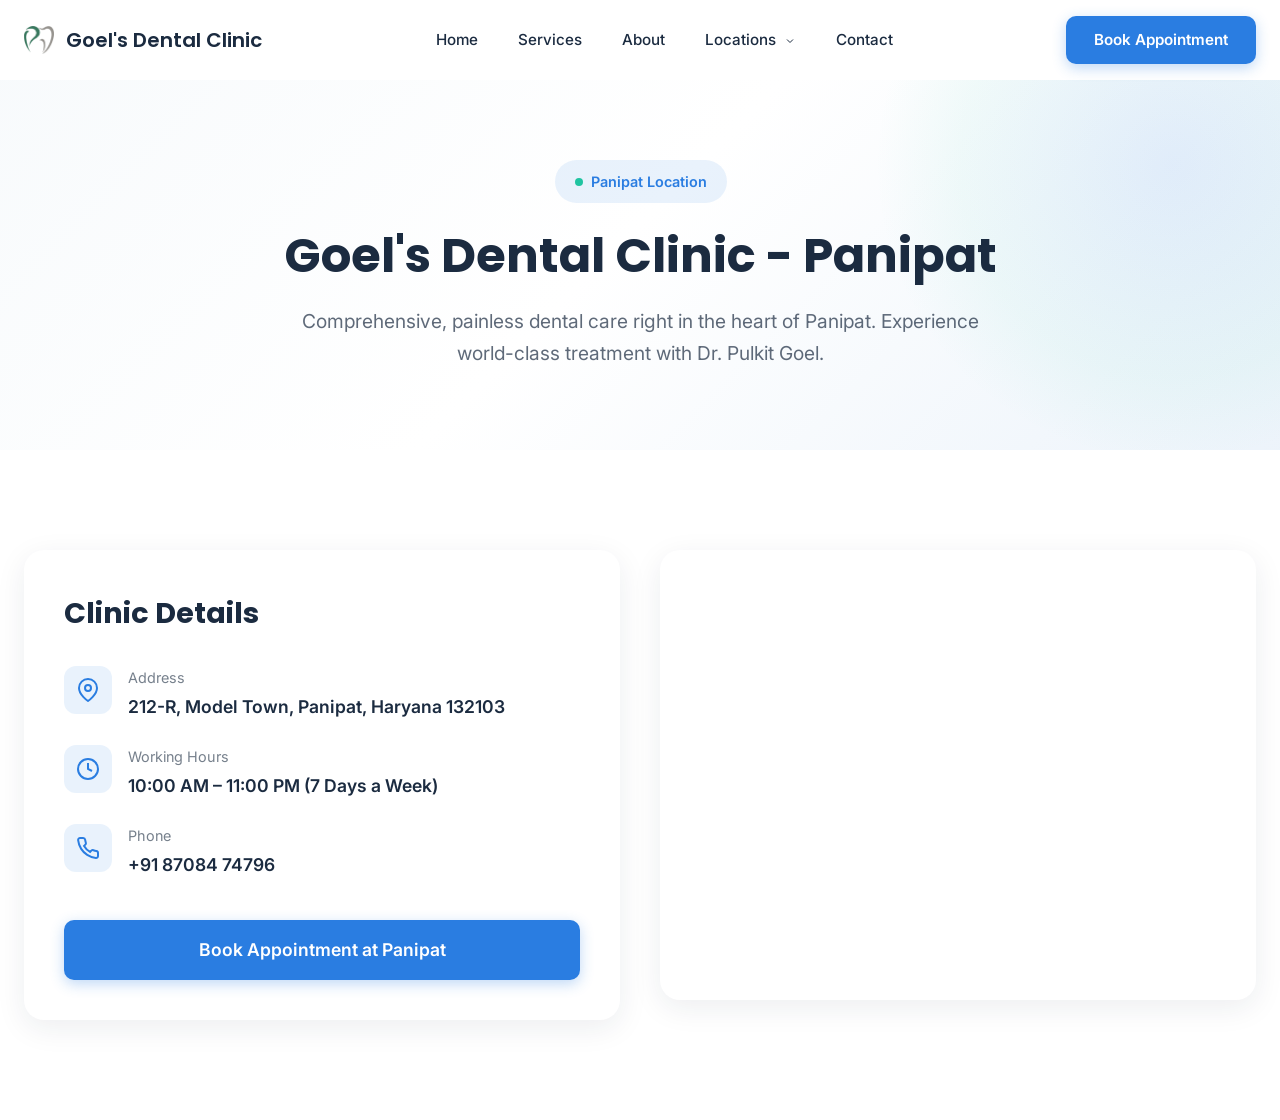
<file: panipat-clinic.html>
<!DOCTYPE html>
<html lang="en">
<head>
    <meta charset="UTF-8">
    <meta name="viewport" content="width=device-width, initial-scale=1.0">
    
    <!-- SEO Meta Tags -->
    <title>Dentist in Panipat | Goel's Dental Clinic - Best Dental Care</title>
    <meta name="description" content="Looking for the best dentist in Panipat? Visit Goel's Dental Clinic in Model Town. We offer dental implants, RCT, cosmetic dentistry & more by Dr. Pulkit Goel.">
    <meta name="keywords" content="dentist Panipat, dental clinic Panipat, dental implants Panipat, root canal treatment Panipat, Dr. Pulkit Goel, best dentist in Panipat, Dentist near me">
    <meta name="robots" content="index, follow">
    
    <!-- Canonical URL -->
    <link rel="canonical" href="https://goelsdentalclinic.com/panipat-clinic.html">
    
    <!-- Favicon -->
    <link rel="icon" type="image/png" href="components/images/logo.png">
    
    <!-- Fonts -->
    <link rel="preconnect" href="https://fonts.googleapis.com">
    <link rel="preconnect" href="https://fonts.gstatic.com" crossorigin>
    <link href="https://fonts.googleapis.com/css2?family=Inter:wght@400;500;600&family=Poppins:wght@500;600;700&display=swap" rel="stylesheet">
    
    <!-- Stylesheet -->
    <link rel="stylesheet" href="style.css">
    
    <!-- JSON-LD for Local Business -->
    <script type="application/ld+json">
    {
        "@context": "https://schema.org",
        "@type": "Dentist",
        "name": "Goel's Dental Clinic - Panipat",
        "image": "https://goelsdentalclinic.com/components/images/d2.jpeg",
        "@id": "https://goelsdentalclinic.com/panipat-clinic.html",
        "url": "https://goelsdentalclinic.com/panipat-clinic.html",
        "telephone": "+918708474796",
        "address": {
            "@type": "PostalAddress",
            "streetAddress": "212-R, Model Town",
            "addressLocality": "Panipat",
            "addressRegion": "Haryana",
            "postalCode": "132103",
            "addressCountry": "IN"
        },
        "geo": {
            "@type": "GeoCoordinates",
            "latitude": "29.3909",
            "longitude": "76.9635"
        },
        "openingHoursSpecification": {
            "@type": "OpeningHoursSpecification",
            "dayOfWeek": ["Monday", "Tuesday", "Wednesday", "Thursday", "Friday", "Saturday", "Sunday"],
            "opens": "10:00",
            "closes": "23:00"
        },
        "priceRange": "₹₹",
        "currenciesAccepted": "INR"
    }
    </script>
    
    <style>
        @keyframes fadeInUp {
            from { opacity: 0; transform: translateY(20px); }
            to { opacity: 1; transform: translateY(0); }
        }
        @keyframes blobPulse {
            0%, 100% { transform: scale(1); opacity: 0.6; }
            50% { transform: scale(1.1); opacity: 0.8; }
        }
        
        .page-hero {
            min-height: 50vh;
            padding-top: 80px;
            display: flex;
            align-items: center;
            background: linear-gradient(135deg, var(--background) 0%, var(--white) 50%, rgba(42, 125, 225, 0.05) 100%);
            position: relative;
            overflow: hidden;
        }
        .page-hero-blob {
            position: absolute;
            top: -30%;
            right: -15%;
            width: 600px;
            height: 600px;
            background: radial-gradient(circle, rgba(42, 125, 225, 0.1) 0%, rgba(32, 196, 161, 0.05) 50%, transparent 70%);
            border-radius: 50%;
            pointer-events: none;
            animation: blobPulse 8s ease-in-out infinite;
        }
        .page-hero-container {
            max-width: var(--container-max-width);
            margin: 0 auto;
            padding: 60px var(--container-padding);
            text-align: center;
            position: relative;
            z-index: 1;
        }
        .page-badge {
            display: inline-flex;
            align-items: center;
            gap: 8px;
            padding: 10px 20px;
            background: rgba(42, 125, 225, 0.1);
            border-radius: 50px;
            font-family: 'Inter', sans-serif;
            font-size: 0.9rem;
            font-weight: 600;
            color: var(--primary);
            margin-bottom: 24px;
            animation: fadeInUp 0.6s var(--transition-smooth) forwards;
        }
        .badge-dot {
            width: 8px;
            height: 8px;
            background: var(--accent);
            border-radius: 50%;
        }
        .page-title {
            font-family: 'Poppins', sans-serif;
            font-size: 3rem;
            font-weight: 700;
            color: var(--dark-text);
            line-height: 1.2;
            margin-bottom: 20px;
            animation: fadeInUp 0.6s var(--transition-smooth) 0.1s forwards;
            word-wrap: break-word;
        }
        .page-subtitle {
            font-family: 'Inter', sans-serif;
            font-size: 1.2rem;
            color: rgba(27, 43, 64, 0.7);
            line-height: 1.7;
            max-width: 700px;
            margin: 0 auto;
            animation: fadeInUp 0.6s var(--transition-smooth) 0.2s forwards;
        }
        
        .clinic-info-section {
            background: var(--white);
        }
        .clinic-info-container {
            max-width: var(--container-max-width);
            margin: 0 auto;
            padding: 0 var(--container-padding);
            display: grid;
            grid-template-columns: 1fr 1fr;
            gap: 40px;
            align-items: start;
        }
        
        .clinic-details {
            background: var(--white);
            border-radius: 20px;
            padding: 40px;
            box-shadow: 0 8px 30px rgba(27, 43, 64, 0.08);
        }
        
        .clinic-detail-item {
            display: flex;
            align-items: flex-start;
            gap: 16px;
            margin-bottom: 24px;
        }
        
        .detail-icon {
            display: flex;
            align-items: center;
            justify-content: center;
            width: 48px;
            height: 48px;
            background: rgba(42, 125, 225, 0.1);
            border-radius: 12px;
            color: var(--primary);
            flex-shrink: 0;
        }
        
        .detail-content .detail-label {
            font-family: 'Inter', sans-serif;
            font-size: 0.9rem;
            color: rgba(27, 43, 64, 0.6);
            margin-bottom: 4px;
        }
        
        .detail-content .detail-value {
            font-family: 'Inter', sans-serif;
            font-size: 1.1rem;
            color: var(--dark-text);
            font-weight: 600;
        }
        
        .map-container {
            border-radius: 20px;
            overflow: hidden;
            box-shadow: 0 8px 30px rgba(27, 43, 64, 0.08);
            height: 450px;
        }
        
        .map-container iframe {
            width: 100%;
            height: 100%;
            border: 0;
        }
        
        .cta-box {
            text-align: center;
            margin-top: 40px;
        }
        
        @media (max-width: 900px) {
            .clinic-info-container {
                grid-template-columns: 1fr;
            }
            .page-title {
                font-size: 2.5rem;
            }
        }
    </style>
    
    <!-- Include Script -->
    <script src="js/include.js"></script>
</head>
<body>
    <!-- Navbar injected here -->
    <div id="navbar"></div>

    <!-- Hero Section -->
    <section class="page-hero" id="home">
        <div class="page-hero-blob"></div>
        <div class="page-hero-container">
            <div class="page-badge">
                <span class="badge-dot"></span>
                Panipat Location
            </div>
            <h1 class="page-title">Goel's Dental Clinic - Panipat</h1>
            <p class="page-subtitle">
                Comprehensive, painless dental care right in the heart of Panipat. Experience world-class treatment with Dr. Pulkit Goel.
            </p>
        </div>
    </section>

    <!-- Clinic Info & Map Section -->
    <section class="clinic-info-section section-spacing">
        <div class="clinic-info-container">
            <!-- Details -->
            <div class="clinic-details">
                <h2 style="font-family: 'Poppins', sans-serif; font-size: 1.8rem; margin-bottom: 30px; color: var(--dark-text);">Clinic Details</h2>
                
                <div class="clinic-detail-item">
                    <div class="detail-icon">
                        <svg width="24" height="24" viewBox="0 0 24 24" fill="none" stroke="currentColor" stroke-width="2">
                            <path d="M21 10c0 7-9 13-9 13s-9-6-9-13a9 9 0 0 1 18 0z"/>
                            <circle cx="12" cy="10" r="3"/>
                        </svg>
                    </div>
                    <div class="detail-content">
                        <p class="detail-label">Address</p>
                        <p class="detail-value">212-R, Model Town, Panipat, Haryana 132103</p>
                    </div>
                </div>
                
                <div class="clinic-detail-item">
                    <div class="detail-icon">
                        <svg width="24" height="24" viewBox="0 0 24 24" fill="none" stroke="currentColor" stroke-width="2">
                            <circle cx="12" cy="12" r="10"/>
                            <polyline points="12 6 12 12 16 14"/>
                        </svg>
                    </div>
                    <div class="detail-content">
                        <p class="detail-label">Working Hours</p>
                        <p class="detail-value">10:00 AM – 11:00 PM (7 Days a Week)</p>
                    </div>
                </div>
                
                <div class="clinic-detail-item">
                    <div class="detail-icon">
                        <svg width="24" height="24" viewBox="0 0 24 24" fill="none" stroke="currentColor" stroke-width="2">
                            <path d="M22 16.92v3a2 2 0 0 1-2.18 2 19.79 19.79 0 0 1-8.63-3.07 19.5 19.5 0 0 1-6-6 19.79 19.79 0 0 1-3.07-8.67A2 2 0 0 1 4.11 2h3a2 2 0 0 1 2 1.72 12.84 12.84 0 0 0 .7 2.81 2 2 0 0 1-.45 2.11L8.09 9.91a16 16 0 0 0 6 6l1.27-1.27a2 2 0 0 1 2.11-.45 12.84 12.84 0 0 0 2.81.7A2 2 0 0 1 22 16.92z"/>
                        </svg>
                    </div>
                    <div class="detail-content">
                        <p class="detail-label">Phone</p>
                        <p class="detail-value"><a href="tel:8708474796" style="text-decoration:none; color:inherit;">+91 87084 74796</a></p>
                    </div>
                </div>
                
                <div class="cta-box">
                    <a href="appointment.html?loc=panipat" class="btn btn-primary" style="padding: 16px 32px; font-size:1.1rem; width:100%; display:block;">Book Appointment at Panipat</a>
                </div>
            </div>
            
            <!-- Map -->
            <div class="map-container">
                <iframe src="https://www.google.com/maps/embed?pb=!1m18!1m12!1m3!1d3478.435532551408!2d76.96107537628867!3d29.391037375259166!2m3!1f0!2f0!3f0!3m2!1i1024!2i768!4f13.1!3m3!1m2!1s0x390ddb8509c13dd3%3A0xe5433a0bcf48bc7b!2sGoel&#39;s%20Dental%20Clinic!5e0!3m2!1sen!2sin!4v1714972591653!5m2!1sen!2sin" allowfullscreen="" loading="lazy" referrerpolicy="no-referrer-when-downgrade"></iframe>
            </div>
        </div>
    </section>

</body>
</html>
</file>
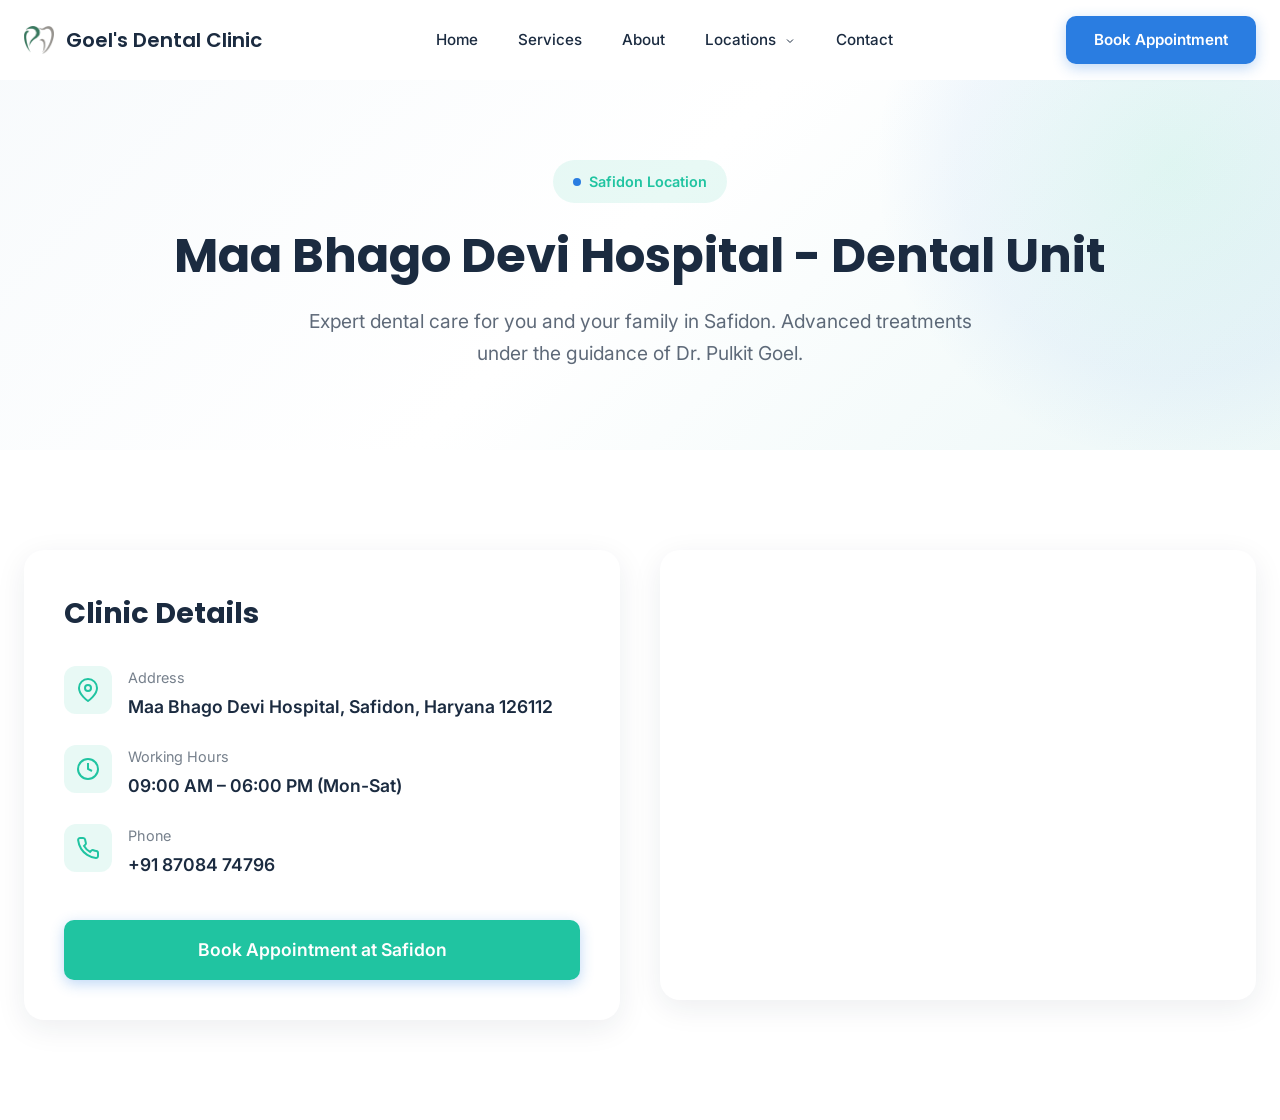
<file: safidon-clinic.html>
<!DOCTYPE html>
<html lang="en">
<head>
    <meta charset="UTF-8">
    <meta name="viewport" content="width=device-width, initial-scale=1.0">
    
    <!-- SEO Meta Tags -->
    <title>Dentist in Safidon | Maa Bhago Devi Hospital Dental Unit</title>
    <meta name="description" content="Looking for the best dentist in Safidon? Visit the Dental Unit at Maa Bhago Devi Hospital. We offer comprehensive dental care by Dr. Pulkit Goel.">
    <meta name="keywords" content="dentist Safidon, dental clinic Safidon, dental hospital Safidon, root canal treatment Safidon, Dr. Pulkit Goel, best dentist in Safidon">
    <meta name="robots" content="index, follow">
    
    <!-- Canonical URL -->
    <link rel="canonical" href="https://goelsdentalclinic.com/safidon-clinic.html">
    
    <!-- Favicon -->
    <link rel="icon" type="image/png" href="components/images/logo.png">
    
    <!-- Fonts -->
    <link rel="preconnect" href="https://fonts.googleapis.com">
    <link rel="preconnect" href="https://fonts.gstatic.com" crossorigin>
    <link href="https://fonts.googleapis.com/css2?family=Inter:wght@400;500;600&family=Poppins:wght@500;600;700&display=swap" rel="stylesheet">
    
    <!-- Stylesheet -->
    <link rel="stylesheet" href="style.css">
    
    <!-- JSON-LD for Local Business -->
    <script type="application/ld+json">
    {
        "@context": "https://schema.org",
        "@type": "Dentist",
        "name": "Maa Bhago Devi Hospital - Dental Unit (Safidon)",
        "image": "https://goelsdentalclinic.com/components/images/s2.jpeg",
        "@id": "https://goelsdentalclinic.com/safidon-clinic.html",
        "url": "https://goelsdentalclinic.com/safidon-clinic.html",
        "telephone": "+918708474796",
        "address": {
            "@type": "PostalAddress",
            "streetAddress": "Maa Bhago Devi Hospital",
            "addressLocality": "Safidon",
            "addressRegion": "Haryana",
            "postalCode": "126112",
            "addressCountry": "IN"
        },
        "geo": {
            "@type": "GeoCoordinates",
            "latitude": "29.4124",
            "longitude": "76.6660"
        },
        "openingHoursSpecification": {
            "@type": "OpeningHoursSpecification",
            "dayOfWeek": ["Monday", "Tuesday", "Wednesday", "Thursday", "Friday", "Saturday"],
            "opens": "09:00",
            "closes": "18:00"
        },
        "priceRange": "₹₹",
        "currenciesAccepted": "INR"
    }
    </script>
    
    <style>
        @keyframes fadeInUp {
            from { opacity: 0; transform: translateY(20px); }
            to { opacity: 1; transform: translateY(0); }
        }
        @keyframes blobPulse {
            0%, 100% { transform: scale(1); opacity: 0.6; }
            50% { transform: scale(1.1); opacity: 0.8; }
        }
        
        .page-hero {
            min-height: 50vh;
            padding-top: 80px;
            display: flex;
            align-items: center;
            background: linear-gradient(135deg, var(--background) 0%, var(--white) 50%, rgba(32, 196, 161, 0.05) 100%);
            position: relative;
            overflow: hidden;
        }
        .page-hero-blob {
            position: absolute;
            top: -30%;
            right: -15%;
            width: 600px;
            height: 600px;
            background: radial-gradient(circle, rgba(32, 196, 161, 0.1) 0%, rgba(42, 125, 225, 0.05) 50%, transparent 70%);
            border-radius: 50%;
            pointer-events: none;
            animation: blobPulse 8s ease-in-out infinite;
        }
        .page-hero-container {
            max-width: var(--container-max-width);
            margin: 0 auto;
            padding: 60px var(--container-padding);
            text-align: center;
            position: relative;
            z-index: 1;
        }
        .page-badge {
            display: inline-flex;
            align-items: center;
            gap: 8px;
            padding: 10px 20px;
            background: rgba(32, 196, 161, 0.1);
            border-radius: 50px;
            font-family: 'Inter', sans-serif;
            font-size: 0.9rem;
            font-weight: 600;
            color: var(--accent);
            margin-bottom: 24px;
            animation: fadeInUp 0.6s var(--transition-smooth) forwards;
        }
        .badge-dot {
            width: 8px;
            height: 8px;
            background: var(--primary);
            border-radius: 50%;
        }
        .page-title {
            font-family: 'Poppins', sans-serif;
            font-size: 3rem;
            font-weight: 700;
            color: var(--dark-text);
            line-height: 1.2;
            margin-bottom: 20px;
            animation: fadeInUp 0.6s var(--transition-smooth) 0.1s forwards;
            word-wrap: break-word;
        }
        .page-subtitle {
            font-family: 'Inter', sans-serif;
            font-size: 1.2rem;
            color: rgba(27, 43, 64, 0.7);
            line-height: 1.7;
            max-width: 700px;
            margin: 0 auto;
            animation: fadeInUp 0.6s var(--transition-smooth) 0.2s forwards;
        }
        
        .clinic-info-section {
            background: var(--white);
        }
        .clinic-info-container {
            max-width: var(--container-max-width);
            margin: 0 auto;
            padding: 0 var(--container-padding);
            display: grid;
            grid-template-columns: 1fr 1fr;
            gap: 40px;
            align-items: start;
        }
        
        .clinic-details {
            background: var(--white);
            border-radius: 20px;
            padding: 40px;
            box-shadow: 0 8px 30px rgba(27, 43, 64, 0.08);
        }
        
        .clinic-detail-item {
            display: flex;
            align-items: flex-start;
            gap: 16px;
            margin-bottom: 24px;
        }
        
        .detail-icon {
            display: flex;
            align-items: center;
            justify-content: center;
            width: 48px;
            height: 48px;
            background: rgba(32, 196, 161, 0.1);
            border-radius: 12px;
            color: var(--accent);
            flex-shrink: 0;
        }
        
        .detail-content .detail-label {
            font-family: 'Inter', sans-serif;
            font-size: 0.9rem;
            color: rgba(27, 43, 64, 0.6);
            margin-bottom: 4px;
        }
        
        .detail-content .detail-value {
            font-family: 'Inter', sans-serif;
            font-size: 1.1rem;
            color: var(--dark-text);
            font-weight: 600;
        }
        
        .map-container {
            border-radius: 20px;
            overflow: hidden;
            box-shadow: 0 8px 30px rgba(27, 43, 64, 0.08);
            height: 450px;
        }
        
        .map-container iframe {
            width: 100%;
            height: 100%;
            border: 0;
        }
        
        .cta-box {
            text-align: center;
            margin-top: 40px;
        }
        
        @media (max-width: 900px) {
            .clinic-info-container {
                grid-template-columns: 1fr;
            }
            .page-title {
                font-size: 2.5rem;
            }
        }
    </style>
    
    <!-- Include Script -->
    <script src="js/include.js"></script>
</head>
<body>
    <!-- Navbar injected here -->
    <div id="navbar"></div>

    <!-- Hero Section -->
    <section class="page-hero" id="home">
        <div class="page-hero-blob"></div>
        <div class="page-hero-container">
            <div class="page-badge">
                <span class="badge-dot"></span>
                Safidon Location
            </div>
            <h1 class="page-title">Maa Bhago Devi Hospital - Dental Unit</h1>
            <p class="page-subtitle">
                Expert dental care for you and your family in Safidon. Advanced treatments under the guidance of Dr. Pulkit Goel.
            </p>
        </div>
    </section>

    <!-- Clinic Info & Map Section -->
    <section class="clinic-info-section section-spacing">
        <div class="clinic-info-container">
            <!-- Details -->
            <div class="clinic-details">
                <h2 style="font-family: 'Poppins', sans-serif; font-size: 1.8rem; margin-bottom: 30px; color: var(--dark-text);">Clinic Details</h2>
                
                <div class="clinic-detail-item">
                    <div class="detail-icon">
                        <svg width="24" height="24" viewBox="0 0 24 24" fill="none" stroke="currentColor" stroke-width="2">
                            <path d="M21 10c0 7-9 13-9 13s-9-6-9-13a9 9 0 0 1 18 0z"/>
                            <circle cx="12" cy="10" r="3"/>
                        </svg>
                    </div>
                    <div class="detail-content">
                        <p class="detail-label">Address</p>
                        <p class="detail-value">Maa Bhago Devi Hospital, Safidon, Haryana 126112</p>
                    </div>
                </div>
                
                <div class="clinic-detail-item">
                    <div class="detail-icon">
                        <svg width="24" height="24" viewBox="0 0 24 24" fill="none" stroke="currentColor" stroke-width="2">
                            <circle cx="12" cy="12" r="10"/>
                            <polyline points="12 6 12 12 16 14"/>
                        </svg>
                    </div>
                    <div class="detail-content">
                        <p class="detail-label">Working Hours</p>
                        <p class="detail-value">09:00 AM – 06:00 PM (Mon-Sat)</p>
                    </div>
                </div>
                
                <div class="clinic-detail-item">
                    <div class="detail-icon">
                        <svg width="24" height="24" viewBox="0 0 24 24" fill="none" stroke="currentColor" stroke-width="2">
                            <path d="M22 16.92v3a2 2 0 0 1-2.18 2 19.79 19.79 0 0 1-8.63-3.07 19.5 19.5 0 0 1-6-6 19.79 19.79 0 0 1-3.07-8.67A2 2 0 0 1 4.11 2h3a2 2 0 0 1 2 1.72 12.84 12.84 0 0 0 .7 2.81 2 2 0 0 1-.45 2.11L8.09 9.91a16 16 0 0 0 6 6l1.27-1.27a2 2 0 0 1 2.11-.45 12.84 12.84 0 0 0 2.81.7A2 2 0 0 1 22 16.92z"/>
                        </svg>
                    </div>
                    <div class="detail-content">
                        <p class="detail-label">Phone</p>
                        <p class="detail-value"><a href="tel:8708474796" style="text-decoration:none; color:inherit;">+91 87084 74796</a></p>
                    </div>
                </div>
                
                <div class="cta-box">
                    <a href="appointment.html?loc=safidon" class="btn btn-primary" style="padding: 16px 32px; font-size:1.1rem; width:100%; display:block; background: var(--accent);">Book Appointment at Safidon</a>
                </div>
            </div>
            
            <!-- Map -->
            <div class="map-container">
                <iframe src="https://www.google.com/maps/embed?pb=!1m18!1m12!1m3!1d3476.32688820641!2d76.66337807629088!3d29.41926617524451!2m3!1f0!2f0!3f0!3m2!1i1024!2i768!4f13.1!3m3!1m2!1s0x390df03b4143a0d5%3A0xe57c91c30559f1d0!2sMaa%20Bhago%20Devi%20Hospital!5e0!3m2!1sen!2sin!4v1714972666795!5m2!1sen!2sin" allowfullscreen="" loading="lazy" referrerpolicy="no-referrer-when-downgrade"></iframe>
            </div>
        </div>
    </section>

</body>
</html>
</file>
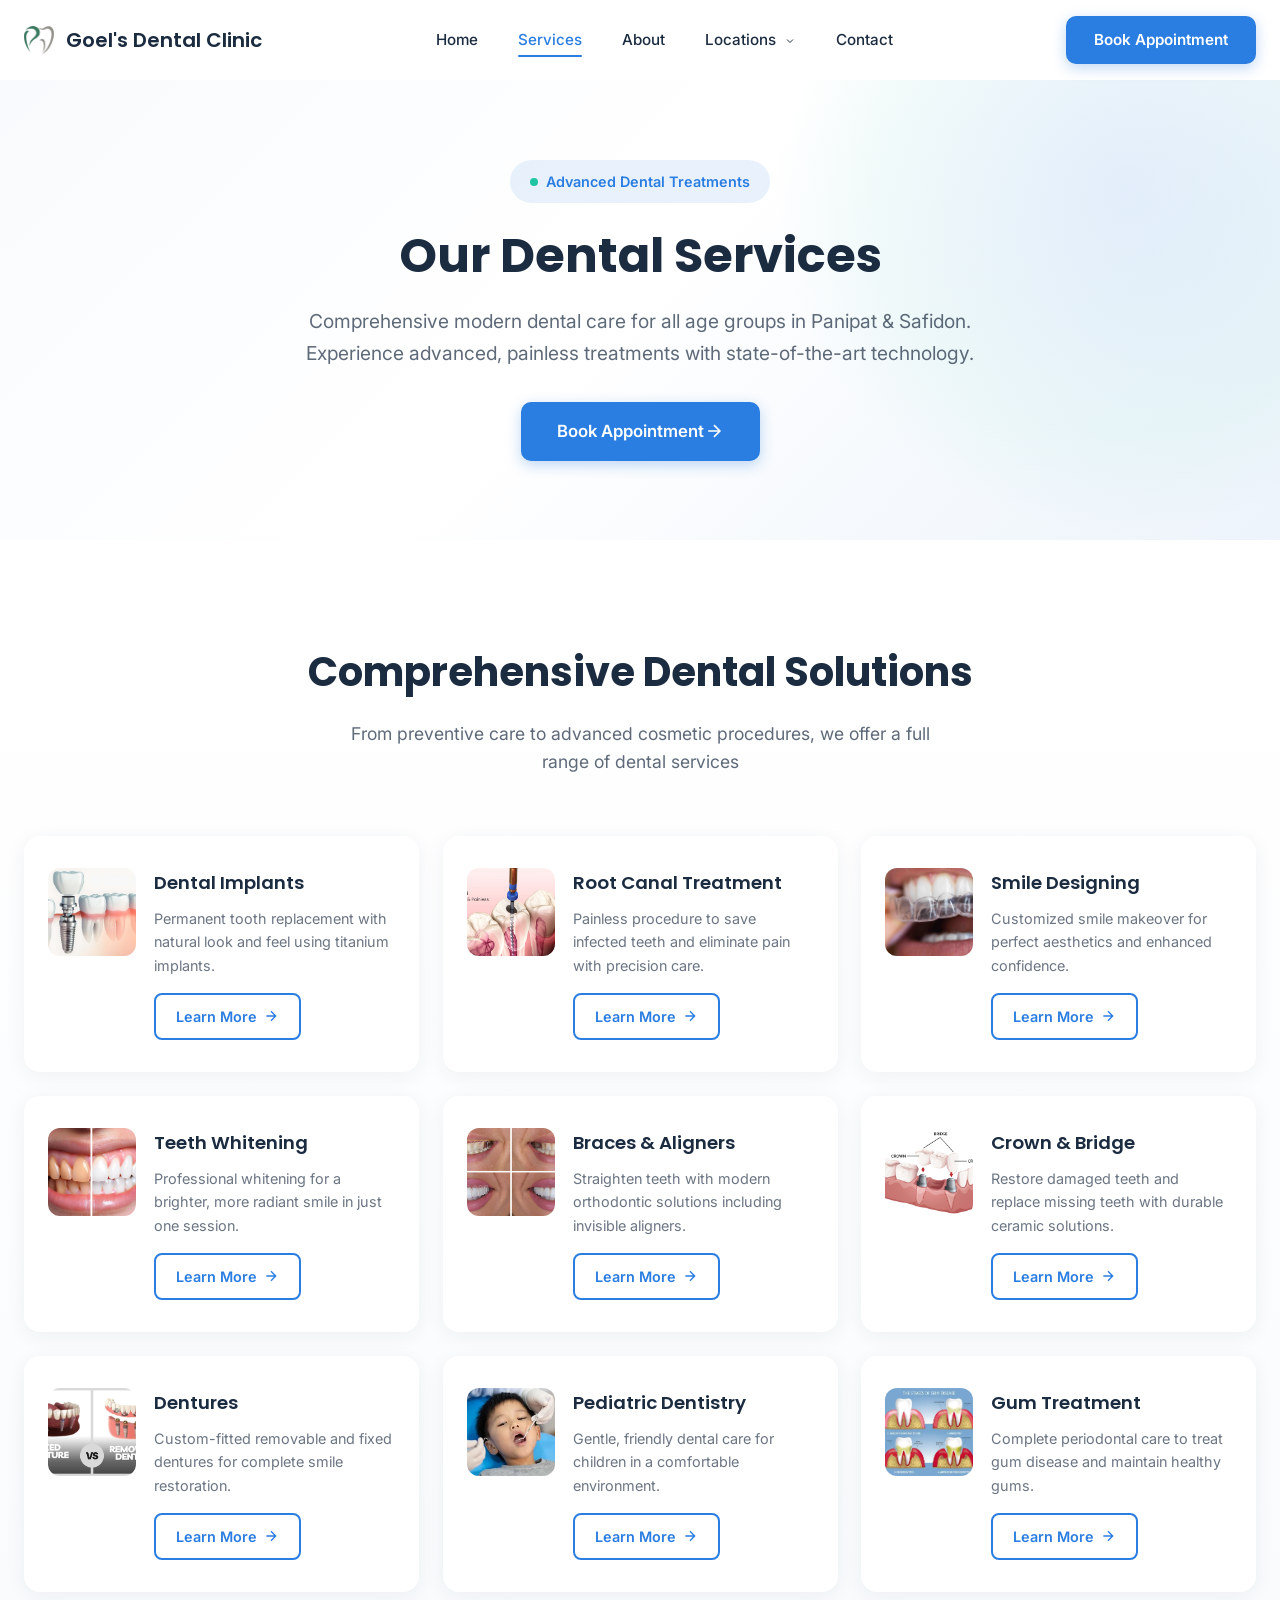
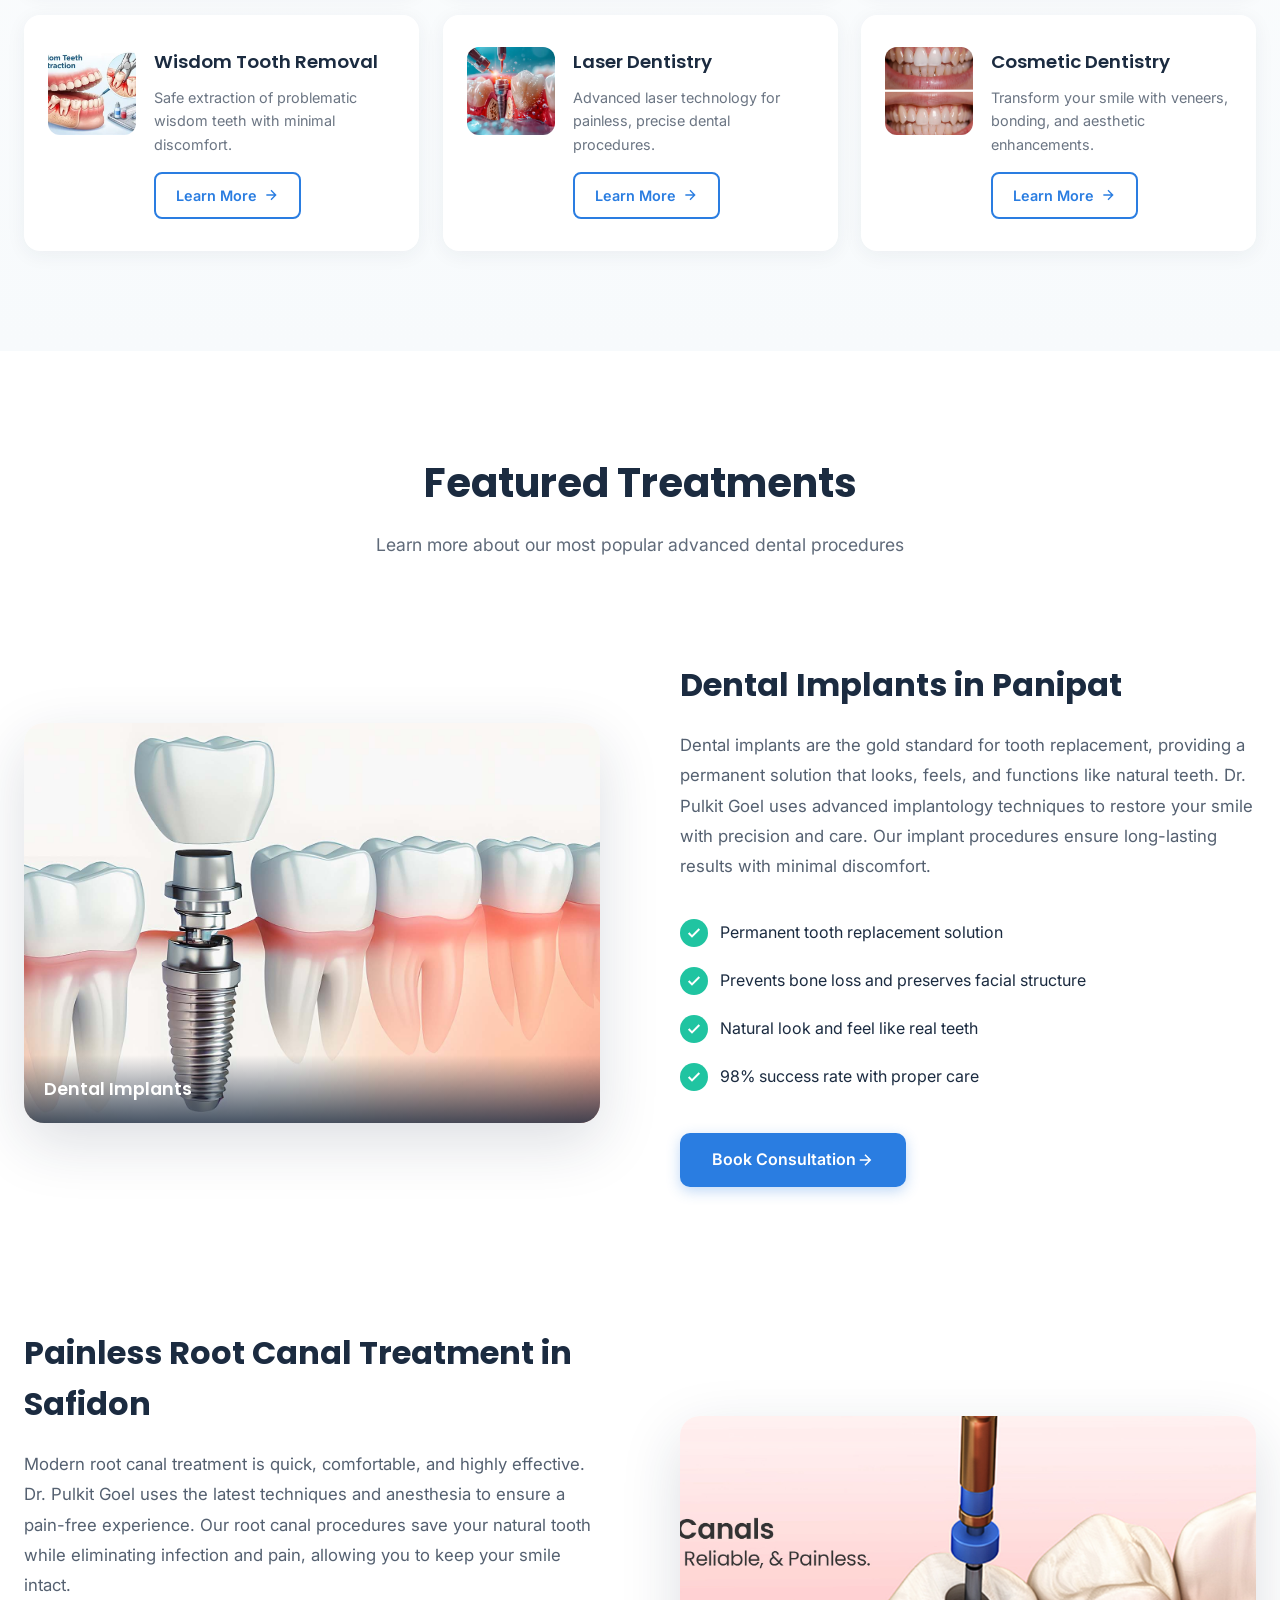
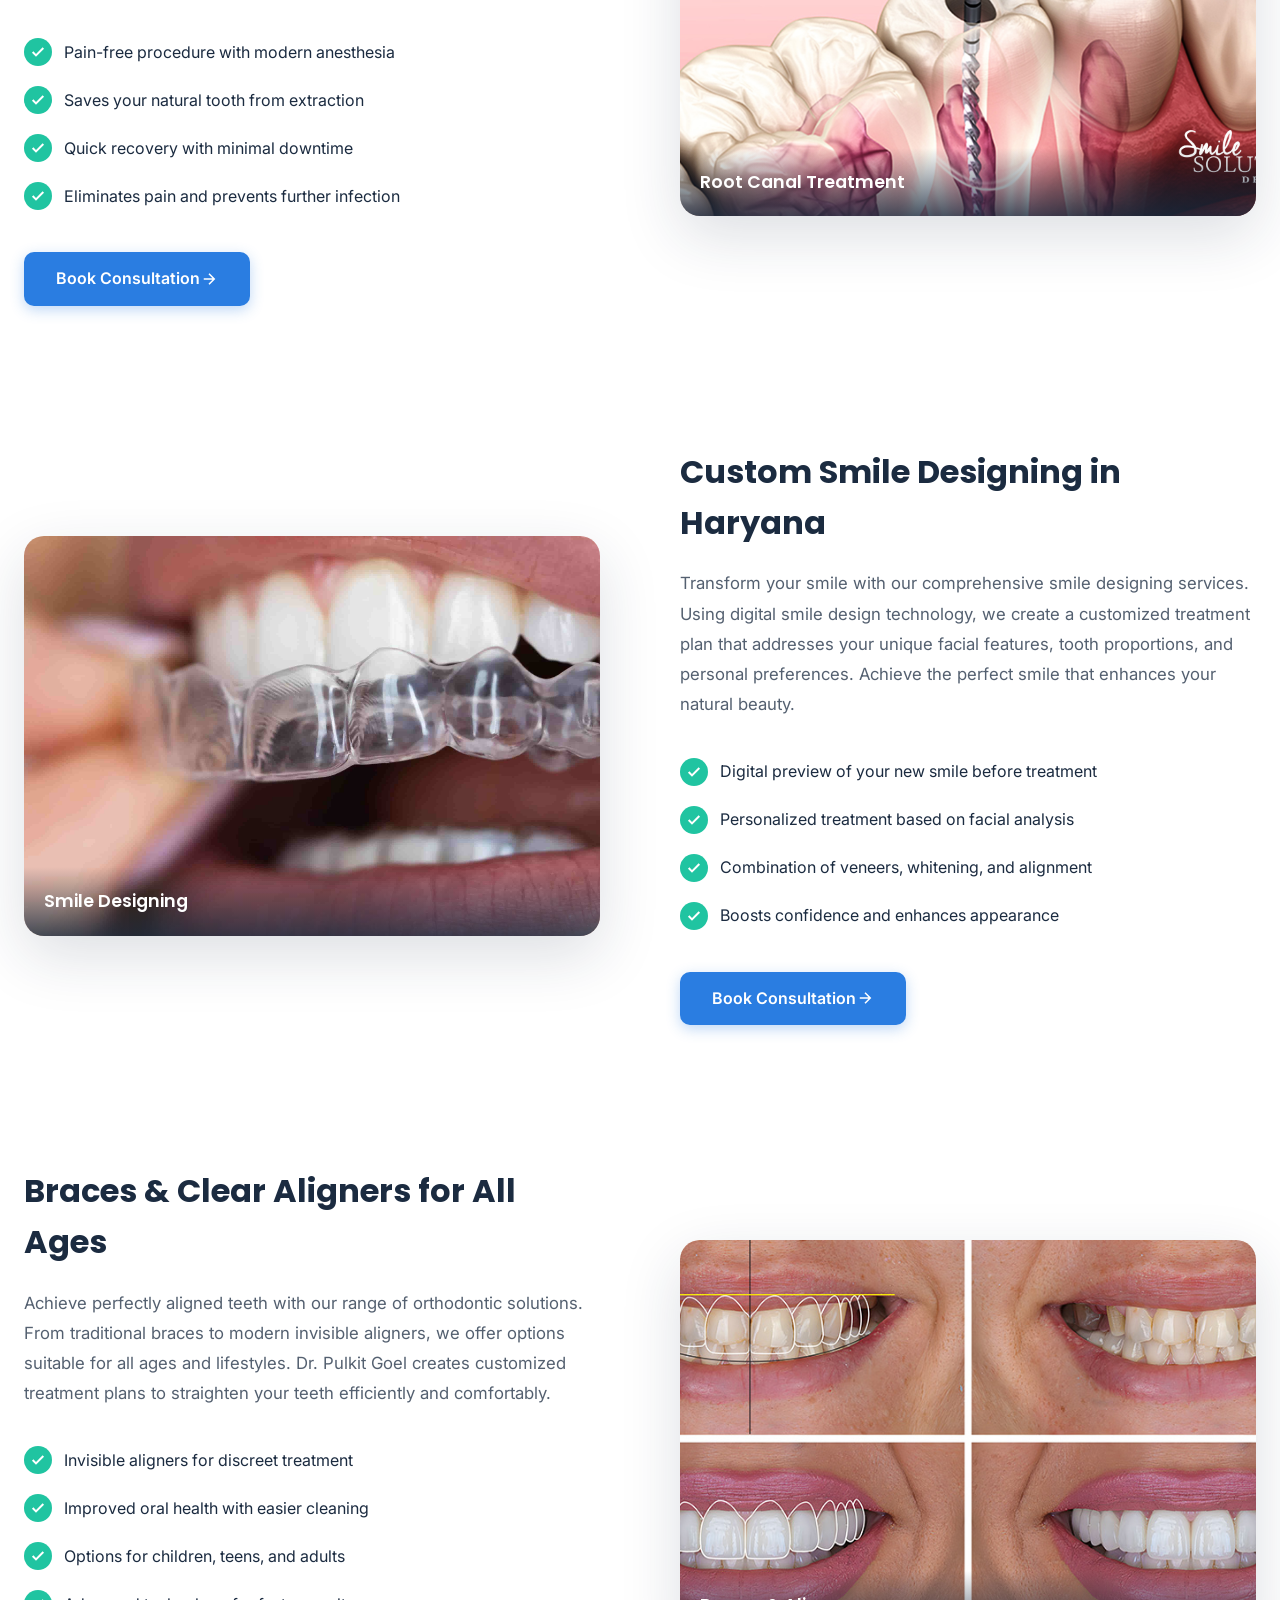
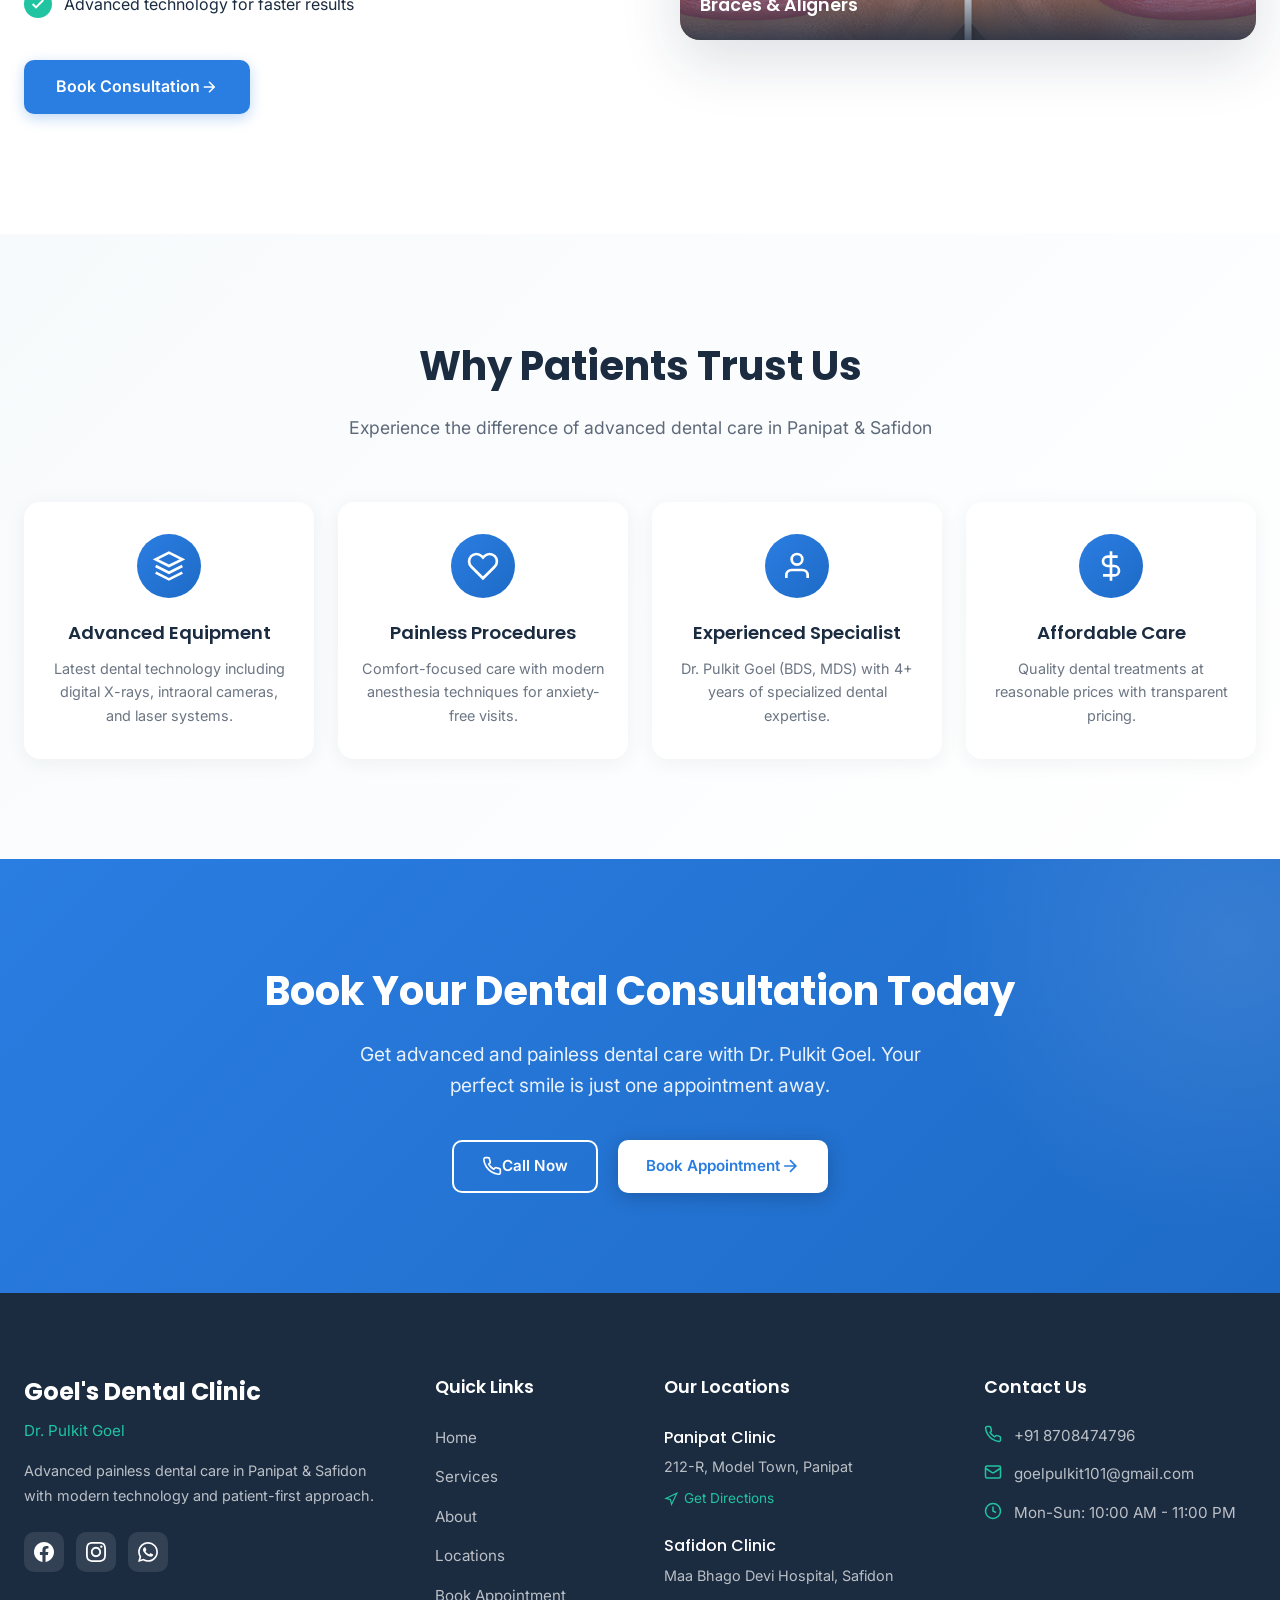
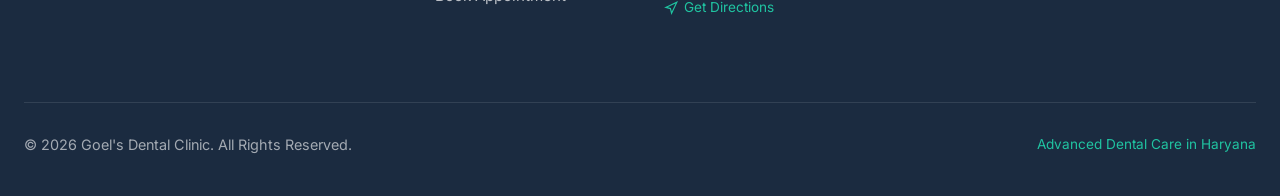
<file: services.html>
<!DOCTYPE html>
<html lang="en">
<head>
    <meta charset="UTF-8">
    <meta name="viewport" content="width=device-width, initial-scale=1.0">
    
    <!-- SEO Meta Tags -->
    <title>Dental Services in Panipat & Safidon | Goel's Dental Clinic</title>
    <meta name="description" content="Advanced dental services including dental implants, root canal treatment, braces, cosmetic dentistry in Panipat & Safidon. Expert care by Dr. Pulkit Goel (BDS, MDS). Book now!">
    <meta name="keywords" content="dental implants Panipat, root canal treatment Safidon, braces dentist Haryana, cosmetic dentist Panipat, teeth whitening, smile designing, pediatric dentistry">
    <meta name="robots" content="index, follow">
    
    <!-- Canonical URL -->
    <link rel="canonical" href="https://goelsdentalclinic.com/services.html">
    
    <!-- Favicon -->
    <link rel="icon" type="image/png" href="components/images/logo.png">
    
    <!-- Fonts -->
    <link rel="preconnect" href="https://fonts.googleapis.com">
    <link rel="preconnect" href="https://fonts.gstatic.com" crossorigin>
    <link href="https://fonts.googleapis.com/css2?family=Inter:wght@400;500;600&family=Poppins:wght@500;600;700&display=swap" rel="stylesheet">
    
    <!-- Stylesheet -->
    <link rel="stylesheet" href="style.css">
    
    <!-- Service Page Additional Styles -->
    <style>
        /* ========================================
           SERVICES PAGE SPECIFIC STYLES
           ======================================== */
        
        /* Page Hero Section */
        .page-hero {
            min-height: 60vh;
            padding-top: 80px;
            display: flex;
            align-items: center;
            background: linear-gradient(135deg, var(--background) 0%, var(--white) 50%, rgba(42, 125, 225, 0.05) 100%);
            position: relative;
            overflow: hidden;
        }
        
        .page-hero-blob {
            position: absolute;
            top: -30%;
            right: -15%;
            width: 700px;
            height: 700px;
            background: radial-gradient(circle, rgba(42, 125, 225, 0.1) 0%, rgba(32, 196, 161, 0.05) 50%, transparent 70%);
            border-radius: 50%;
            pointer-events: none;
            animation: blobPulse 8s ease-in-out infinite;
        }
        
        .page-hero-container {
            max-width: var(--container-max-width);
            margin: 0 auto;
            padding: 60px var(--container-padding);
            text-align: center;
            position: relative;
            z-index: 1;
        }
        
        .page-badge {
            display: inline-flex;
            align-items: center;
            gap: 8px;
            padding: 10px 20px;
            background: rgba(42, 125, 225, 0.1);
            border-radius: 50px;
            font-family: 'Inter', sans-serif;
            font-size: 0.9rem;
            font-weight: 600;
            color: var(--primary);
            margin-bottom: 24px;
            animation: fadeInUp 0.6s var(--transition-smooth) forwards;
        }
        
        .page-title {
            font-family: 'Poppins', sans-serif;
            font-size: 3rem;
            font-weight: 700;
            color: var(--dark-text);
            line-height: 1.2;
            margin-bottom: 20px;
            animation: fadeInUp 0.6s var(--transition-smooth) 0.1s forwards;
            word-wrap: break-word;
            overflow-wrap: break-word;
        }
        
        .page-subtitle {
            font-family: 'Inter', sans-serif;
            font-size: 1.2rem;
            color: rgba(27, 43, 64, 0.7);
            line-height: 1.7;
            max-width: 700px;
            margin: 0 auto 32px;
            animation: fadeInUp 0.6s var(--transition-smooth) 0.2s forwards;
            word-wrap: break-word;
            overflow-wrap: break-word;
        }
        
        .page-hero-cta {
            animation: fadeInUp 0.6s var(--transition-smooth) 0.3s forwards;
        }
        
        .page-hero-cta .btn {
            padding: 16px 36px;
            font-size: 1.05rem;
        }
        
        /* ========================================
           SERVICES GRID SECTION
           ======================================== */
        
        .services-page-section {
            background: linear-gradient(180deg, var(--white) 0%, var(--background) 100%);
        }
        
        .services-page-container {
            max-width: var(--container-max-width);
            margin: 0 auto;
            padding: 0 var(--container-padding);
        }
        
        .services-page-header {
            text-align: center;
            margin-bottom: 60px;
        }
        
        .services-page-title {
            font-family: 'Poppins', sans-serif;
            font-size: 2.5rem;
            font-weight: 700;
            color: var(--dark-text);
            margin-bottom: 16px;
            word-wrap: break-word;
            overflow-wrap: break-word;
        }
        
        .services-page-subtitle {
            font-family: 'Inter', sans-serif;
            font-size: 1.1rem;
            color: rgba(27, 43, 64, 0.7);
            max-width: 600px;
            margin: 0 auto;
            word-wrap: break-word;
            overflow-wrap: break-word;
        }
        
        /* 3-Column Services Grid */
        .services-page-grid {
            display: grid;
            grid-template-columns: repeat(3, 1fr);
            gap: 24px;
        }
        
        /* Service Card Premium */
        .service-card-premium {
            background: var(--white);
            border-radius: 16px;
            padding: 32px 24px;
            box-shadow: 0 4px 20px rgba(27, 43, 64, 0.06);
            transition: all 0.4s var(--transition-smooth);
            display: grid;
            grid-template-columns: 88px 1fr;
            column-gap: 18px;
            align-items: start;
            text-align: left;
            height: 100%;
            opacity: 0;
            transform: translateY(30px);
            animation: cardFadeIn 0.6s var(--transition-smooth) forwards;
        }
        
        .service-card-premium:nth-child(1) { animation-delay: 0.05s; }
        .service-card-premium:nth-child(2) { animation-delay: 0.1s; }
        .service-card-premium:nth-child(3) { animation-delay: 0.15s; }
        .service-card-premium:nth-child(4) { animation-delay: 0.2s; }
        .service-card-premium:nth-child(5) { animation-delay: 0.25s; }
        .service-card-premium:nth-child(6) { animation-delay: 0.3s; }
        .service-card-premium:nth-child(7) { animation-delay: 0.35s; }
        .service-card-premium:nth-child(8) { animation-delay: 0.4s; }
        .service-card-premium:nth-child(9) { animation-delay: 0.45s; }
        .service-card-premium:nth-child(10) { animation-delay: 0.5s; }
        .service-card-premium:nth-child(11) { animation-delay: 0.55s; }
        .service-card-premium:nth-child(12) { animation-delay: 0.6s; }
        
        .service-card-premium:hover {
            transform: translateY(-8px);
            box-shadow: 0 12px 40px rgba(27, 43, 64, 0.12);
        }
        
        /* Service Icon Premium */
        .service-icon-premium {
            width: 70px;
            height: 70px;
            margin: 0 auto 20px;
            display: flex;
            align-items: center;
            justify-content: center;
            background: linear-gradient(135deg, rgba(42, 125, 225, 0.1) 0%, rgba(32, 196, 161, 0.1) 100%);
            border-radius: 50%;
            transition: all 0.3s var(--transition-smooth);
        }
        
        .service-icon-premium svg {
            color: var(--primary);
            transition: all 0.3s var(--transition-smooth);
        }
        
        .service-card-premium:hover .service-icon-premium {
            background: var(--primary);
            transform: scale(1.1);
        }
        
        .service-card-premium:hover .service-icon-premium svg {
            color: var(--white);
        }
        
        /* Service Content */
        .service-card-title {
            font-family: 'Poppins', sans-serif;
            font-size: 1.15rem;
            font-weight: 600;
            color: var(--dark-text);
            margin-bottom: 10px;
            word-wrap: break-word;
            overflow-wrap: break-word;
        }
        
        .service-card-desc {
            font-family: 'Inter', sans-serif;
            font-size: 0.9rem;
            color: rgba(27, 43, 64, 0.65);
            line-height: 1.6;
            margin-bottom: 16px;
            word-wrap: break-word;
            overflow-wrap: break-word;
        }
        
        .service-card-btn {
            display: inline-flex;
            align-items: center;
            gap: 6px;
            font-family: 'Inter', sans-serif;
            font-size: 0.9rem;
            font-weight: 600;
            color: var(--primary);
            text-decoration: none;
            padding: 10px 20px;
            border: 2px solid var(--primary);
            border-radius: 8px;
            transition: all 0.3s var(--transition-smooth);
            justify-self: start;
            width: fit-content;
        }
        
        .service-card-btn:hover {
            background: var(--primary);
            color: var(--white);
            transform: scale(1.05);
        }
        
        .service-card-btn svg {
            transition: transform 0.3s var(--transition-smooth);
        }
        
        .service-card-btn:hover svg {
            transform: translateX(3px);
        }

        .service-img {
            width: 88px;
            height: 88px;
            object-fit: cover;
            border-radius: 12px;
            margin: 0;
            transition: transform 0.3s ease;
            grid-row: 1 / span 3;
            align-self: start;
        }

        .service-card-premium:hover .service-img {
            transform: scale(1.05);
        }
        
        /* ========================================
           DETAILED TREATMENT SECTION
           ======================================== */
        
        .treatment-detail-section {
            background: var(--white);
        }
        
        .treatment-detail-container {
            max-width: var(--container-max-width);
            margin: 0 auto;
            padding: 0 var(--container-padding);
        }
        
        .treatment-detail-header {
            text-align: center;
            margin-bottom: 80px;
        }
        
        .treatment-detail-title {
            font-family: 'Poppins', sans-serif;
            font-size: 2.5rem;
            font-weight: 700;
            color: var(--dark-text);
            margin-bottom: 16px;
            word-wrap: break-word;
            overflow-wrap: break-word;
        }
        
        .treatment-detail-subtitle {
            font-family: 'Inter', sans-serif;
            font-size: 1.1rem;
            color: rgba(27, 43, 64, 0.7);
            max-width: 600px;
            margin: 0 auto;
            word-wrap: break-word;
            overflow-wrap: break-word;
        }
        
        /* Treatment Block */
        .treatment-block {
            display: grid;
            grid-template-columns: 1fr 1fr;
            gap: 80px;
            align-items: center;
            margin-bottom: 100px;
            opacity: 0;
            transform: translateY(40px);
            transition: all 0.8s var(--transition-smooth);
        }
        
        .treatment-block.visible {
            opacity: 1;
            transform: translateY(0);
        }
        
        .treatment-block:last-child {
            margin-bottom: 0;
        }
        
        /* Alternate Layout */
        .treatment-block.reverse {
            direction: rtl;
        }
        
        .treatment-block.reverse > * {
            direction: ltr;
        }
        
        /* Treatment Image */
        .treatment-image-wrapper {
            position: relative;
            border-radius: 20px;
            overflow: hidden;
            box-shadow: 0 20px 60px rgba(27, 43, 64, 0.15);
        }
        
        .treatment-image {
            width: 100%;
            height: 400px;
            background: linear-gradient(135deg, rgba(42, 125, 225, 0.1) 0%, rgba(32, 196, 161, 0.1) 100%);
            display: flex;
            align-items: center;
            justify-content: center;
            position: relative;
        }
        
        .treatment-image svg {
            color: var(--primary);
            opacity: 0.3;
        }
        
        .treatment-image img {
            width: 100%;
            height: 100%;
            object-fit: cover;
        }
        
        .treatment-image-overlay {
            position: absolute;
            bottom: 0;
            left: 0;
            right: 0;
            padding: 20px;
            background: linear-gradient(to top, rgba(27, 43, 64, 0.8), transparent);
        }
        
        .treatment-image-label {
            font-family: 'Poppins', sans-serif;
            font-size: 1.1rem;
            font-weight: 600;
            color: var(--white);
        }
        
        /* Treatment Content */
        .treatment-content {
            padding: 20px 0;
        }
        
        .treatment-name {
            font-family: 'Poppins', sans-serif;
            font-size: 2rem;
            font-weight: 700;
            color: var(--dark-text);
            margin-bottom: 20px;
            word-wrap: break-word;
            overflow-wrap: break-word;
        }
        
        .treatment-description {
            font-family: 'Inter', sans-serif;
            font-size: 1.05rem;
            color: rgba(27, 43, 64, 0.75);
            line-height: 1.8;
            margin-bottom: 28px;
            word-wrap: break-word;
            overflow-wrap: break-word;
        }
        
        /* Benefits List */
        .treatment-benefits {
            margin-bottom: 32px;
        }
        
        .benefit-item {
            display: flex;
            align-items: center;
            gap: 12px;
            padding: 10px 0;
            font-family: 'Inter', sans-serif;
            font-size: 1rem;
            color: var(--dark-text);
            word-wrap: break-word;
            overflow-wrap: break-word;
        }
        
        .benefit-icon {
            display: flex;
            align-items: center;
            justify-content: center;
            width: 28px;
            height: 28px;
            background: var(--accent);
            border-radius: 50%;
            flex-shrink: 0;
        }
        
        .benefit-icon svg {
            color: var(--white);
            width: 16px;
            height: 16px;
        }
        
        .treatment-cta .btn {
            padding: 14px 32px;
            font-size: 1rem;
        }
        
        /* ========================================
           WHY TRUST US SECTION
           ======================================== */
        
        .why-trust-section {
            background: linear-gradient(135deg, var(--background) 0%, var(--white) 100%);
        }
        
        .why-trust-container {
            max-width: var(--container-max-width);
            margin: 0 auto;
            padding: 0 var(--container-padding);
        }
        
        .why-trust-header {
            text-align: center;
            margin-bottom: 60px;
        }
        
        .why-trust-title {
            font-family: 'Poppins', sans-serif;
            font-size: 2.5rem;
            font-weight: 700;
            color: var(--dark-text);
            margin-bottom: 16px;
            word-wrap: break-word;
            overflow-wrap: break-word;
        }
        
        .why-trust-subtitle {
            font-family: 'Inter', sans-serif;
            font-size: 1.1rem;
            color: rgba(27, 43, 64, 0.7);
        }
        
        .why-trust-grid {
            display: grid;
            grid-template-columns: repeat(4, 1fr);
            gap: 24px;
        }
        
        .trust-card {
            background: var(--white);
            border-radius: 16px;
            padding: 32px 24px;
            text-align: center;
            box-shadow: 0 4px 20px rgba(27, 43, 64, 0.06);
            transition: all 0.3s var(--transition-smooth);
            opacity: 0;
            transform: translateY(30px);
            animation: cardFadeIn 0.6s var(--transition-smooth) forwards;
        }
        
        .trust-card:nth-child(1) { animation-delay: 0.1s; }
        .trust-card:nth-child(2) { animation-delay: 0.2s; }
        .trust-card:nth-child(3) { animation-delay: 0.3s; }
        .trust-card:nth-child(4) { animation-delay: 0.4s; }
        
        .trust-card:hover {
            transform: translateY(-6px);
            box-shadow: 0 12px 40px rgba(27, 43, 64, 0.12);
        }
        
        .trust-icon {
            width: 64px;
            height: 64px;
            margin: 0 auto 20px;
            display: flex;
            align-items: center;
            justify-content: center;
            background: linear-gradient(135deg, var(--primary) 0%, var(--primary-dark) 100%);
            border-radius: 50%;
            color: var(--white);
        }
        
        .trust-card-title {
            font-family: 'Poppins', sans-serif;
            font-size: 1.15rem;
            font-weight: 600;
            color: var(--dark-text);
            margin-bottom: 10px;
            word-wrap: break-word;
            overflow-wrap: break-word;
        }
        
        .trust-card-desc {
            font-family: 'Inter', sans-serif;
            word-wrap: break-word;
            overflow-wrap: break-word;
            font-size: 0.9rem;
            color: rgba(27, 43, 64, 0.65);
            line-height: 1.6;
        }
        
        /* ========================================
           CTA BANNER SECTION
           ======================================== */
        
        .cta-banner-section {
            background: linear-gradient(135deg, var(--primary) 0%, var(--primary-dark) 100%);
            position: relative;
            overflow: hidden;
        }
        
        .cta-banner-blob {
            position: absolute;
            top: -50%;
            right: -20%;
            width: 600px;
            height: 600px;
            background: radial-gradient(circle, rgba(255, 255, 255, 0.1) 0%, transparent 70%);
            border-radius: 50%;
            animation: blobPulse 10s ease-in-out infinite;
        }
        
        .cta-banner-container {
            max-width: var(--container-max-width);
            margin: 0 auto;
            padding: 0 var(--container-padding);
            text-align: center;
            position: relative;
            z-index: 1;
        }
        
        .cta-banner-title {
            font-family: 'Poppins', sans-serif;
            font-size: 2.5rem;
            font-weight: 700;
            color: var(--white);
            margin-bottom: 16px;
            word-wrap: break-word;
            overflow-wrap: break-word;
        }
        
        .cta-banner-text {
            font-family: 'Inter', sans-serif;
            font-size: 1.2rem;
            color: rgba(255, 255, 255, 0.9);
            max-width: 600px;
            margin: 0 auto 40px;
            line-height: 1.6;
            word-wrap: break-word;
            overflow-wrap: break-word;
        }
        
        .cta-banner-buttons {
            display: flex;
            gap: 20px;
            justify-content: center;
            flex-wrap: wrap;
        }
        
        .cta-banner-buttons .btn-primary {
            background: var(--white);
            color: var(--primary);
            box-shadow: 0 4px 20px rgba(0, 0, 0, 0.2);
        }
        
        .cta-banner-buttons .btn-primary:hover {
            background: var(--accent);
            color: var(--white);
            transform: scale(1.05);
        }
        
        .cta-banner-buttons .btn-secondary {
            border-color: var(--white);
            color: var(--white);
        }
        
        .cta-banner-buttons .btn-secondary:hover {
            background: var(--white);
            color: var(--primary);
        }
        
        /* ========================================
           RESPONSIVE STYLES
           ======================================== */
        
        @media (max-width: 1024px) {
            .services-page-grid {
                grid-template-columns: repeat(2, 1fr);
            }
            
            .why-trust-grid {
                grid-template-columns: repeat(2, 1fr);
            }
            
            .page-title {
                font-size: 2.5rem;
            }
            
            .page-subtitle {
                font-size: 1.1rem;
            }
            
            .treatment-block {
                gap: 50px;
                margin-bottom: 80px;
            }
            
            .treatment-name {
                font-size: 1.75rem;
            }
            
            .treatment-image {
                height: 350px;
            }
            
            .services-page-title,
            .treatment-detail-title,
            .why-trust-title,
            .cta-banner-title {
                font-size: 2.2rem;
            }
        }
        
        @media (max-width: 768px) {
            .page-hero {
                min-height: 50vh;
            }
            
            .page-title {
                font-size: 2rem;
            }
            
            .page-subtitle {
                font-size: 1rem;
            }
            
            .services-page-grid {
                grid-template-columns: repeat(2, 1fr);
                gap: 20px;
            }
            
            .service-card-premium {
                padding: 24px 16px;
                grid-template-columns: 72px 1fr;
                column-gap: 14px;
            }
            
            .service-icon-premium {
                width: 56px;
                height: 56px;
            }

            .service-img {
                width: 72px;
                height: 72px;
            }
            
            .service-card-title {
                font-size: 1rem;
            }
            
            .service-card-desc {
                font-size: 0.85rem;
            }
            
            .treatment-block {
                grid-template-columns: 1fr;
                gap: 40px;
                margin-bottom: 60px;
            }
            
            .treatment-block.reverse {
                direction: ltr;
            }
            
            .treatment-image {
                height: 280px;
            }
            
            .treatment-name {
                font-size: 1.5rem;
            }
            
            .treatment-description {
                font-size: 0.95rem;
            }
            
            .why-trust-grid {
                grid-template-columns: repeat(2, 1fr);
                gap: 16px;
            }
            
            .trust-card {
                padding: 24px 16px;
            }
            
            .trust-icon {
                width: 52px;
                height: 52px;
            }
            
            .cta-banner-title {
                font-size: 1.75rem;
            }
            
            .cta-banner-text {
                font-size: 1rem;
            }
            
            .services-page-title,
            .treatment-detail-title,
            .why-trust-title {
                font-size: 1.75rem;
            }
        }
        
        @media (max-width: 480px) {
            .services-page-grid {
                grid-template-columns: 1fr;
            }

            /* Stack card content on very small screens for better readability */
            .service-card-premium {
                grid-template-columns: 1fr;
                text-align: center;
                row-gap: 10px;
            }

            .service-img {
                grid-row: auto;
                margin: 0 auto 6px;
            }

            .service-card-btn {
                justify-self: center;
            }
            
            .why-trust-grid {
                grid-template-columns: 1fr;
            }
            
            .page-title {
                font-size: 1.75rem;
            }
            
            .page-badge {
                font-size: 0.8rem;
                padding: 8px 16px;
            }
            
            .treatment-image {
                height: 220px;
            }
            
            .treatment-name {
                font-size: 1.35rem;
            }
            
            .cta-banner-title {
                font-size: 1.5rem;
            }
            
            .cta-banner-buttons {
                flex-direction: column;
                align-items: center;
            }
            
            .cta-banner-buttons .btn {
                width: 100%;
                max-width: 280px;
            }
        }
    </style>
    
    <!-- Include Script -->
    <script src="js/include.js"></script>
</head>
<body>
    <!-- Navbar injected here -->
    <div id="navbar"></div>

    <!-- ========================================
         SECTION 1: PAGE HERO
         ======================================== -->
    <section class="page-hero" id="home">
        <div class="page-hero-blob"></div>
        
        <div class="page-hero-container">
            <div class="page-badge">
                <span class="badge-dot"></span>
                Advanced Dental Treatments
            </div>
            
            <h1 class="page-title">Our Dental Services</h1>
            
            <p class="page-subtitle">
                Comprehensive modern dental care for all age groups in Panipat & Safidon. 
                Experience advanced, painless treatments with state-of-the-art technology.
            </p>
            
            <div class="page-hero-cta">
                <a href="#appointment" class="btn btn-primary">
                    <span>Book Appointment</span>
                    <svg width="20" height="20" viewBox="0 0 24 24" fill="none" stroke="currentColor" stroke-width="2">
                        <path d="M5 12h14M12 5l7 7-7 7"/>
                    </svg>
                </a>
            </div>
        </div>
    </section>

    <!-- ========================================
         SECTION 2: SERVICES GRID
         ======================================== -->
    <section class="services-page-section section-spacing" id="services">
        <div class="services-page-container">
            <header class="services-page-header">
                <h2 class="services-page-title">Comprehensive Dental Solutions</h2>
                <p class="services-page-subtitle">
                    From preventive care to advanced cosmetic procedures, we offer a full range of dental services
                </p>
            </header>
            
            <div class="services-page-grid">
                <!-- Service 1: Dental Implants -->
                <article class="service-card-premium">
                    <img src="components/images/s4.jpg" alt="Dental Implants" class="service-img">
                    <h3 class="service-card-title">Dental Implants</h3>
                    <p class="service-card-desc">Permanent tooth replacement with natural look and feel using titanium implants.</p>
                    <a href="#dental-implants" class="service-card-btn">
                        Learn More
                        <svg width="16" height="16" viewBox="0 0 24 24" fill="none" stroke="currentColor" stroke-width="2">
                            <path d="M5 12h14M12 5l7 7-7 7"/>
                        </svg>
                    </a>
                </article>
                
                <!-- Service 2: Root Canal -->
                <article class="service-card-premium">
                    <img src="components/images/s1.jpg" alt="Root Canal Treatment" class="service-img">
                    <h3 class="service-card-title">Root Canal Treatment</h3>
                    <p class="service-card-desc">Painless procedure to save infected teeth and eliminate pain with precision care.</p>
                    <a href="#root-canal" class="service-card-btn">
                        Learn More
                        <svg width="16" height="16" viewBox="0 0 24 24" fill="none" stroke="currentColor" stroke-width="2">
                            <path d="M5 12h14M12 5l7 7-7 7"/>
                        </svg>
                    </a>
                </article>
                
                <!-- Service 3: Smile Designing -->
                <article class="service-card-premium">
                    <img src="components/images/s2.jpg" alt="Smile Designing" class="service-img">
                    <h3 class="service-card-title">Smile Designing</h3>
                    <p class="service-card-desc">Customized smile makeover for perfect aesthetics and enhanced confidence.</p>
                    <a href="#smile-designing" class="service-card-btn">
                        Learn More
                        <svg width="16" height="16" viewBox="0 0 24 24" fill="none" stroke="currentColor" stroke-width="2">
                            <path d="M5 12h14M12 5l7 7-7 7"/>
                        </svg>
                    </a>
                </article>
                
                <!-- Service 4: Teeth Whitening -->
                <article class="service-card-premium">
                    <img src="components/images/s5.jpg" alt="Teeth Whitening" class="service-img">
                    <h3 class="service-card-title">Teeth Whitening</h3>
                    <p class="service-card-desc">Professional whitening for a brighter, more radiant smile in just one session.</p>
                    <a href="#appointment" class="service-card-btn">
                        Learn More
                        <svg width="16" height="16" viewBox="0 0 24 24" fill="none" stroke="currentColor" stroke-width="2">
                            <path d="M5 12h14M12 5l7 7-7 7"/>
                        </svg>
                    </a>
                </article>
                
                <!-- Service 5: Braces & Aligners -->
                <article class="service-card-premium">
                    <img src="components/images/s3.jpg" alt="Braces & Aligners" class="service-img">
                    <h3 class="service-card-title">Braces & Aligners</h3>
                    <p class="service-card-desc">Straighten teeth with modern orthodontic solutions including invisible aligners.</p>
                    <a href="#braces-aligners" class="service-card-btn">
                        Learn More
                        <svg width="16" height="16" viewBox="0 0 24 24" fill="none" stroke="currentColor" stroke-width="2">
                            <path d="M5 12h14M12 5l7 7-7 7"/>
                        </svg>
                    </a>
                </article>
                
                <!-- Service 6: Crown & Bridge -->
                <article class="service-card-premium">
                    <img src="components/images/s6.webp" alt="Crown & Bridge" class="service-img">
                    <h3 class="service-card-title">Crown & Bridge</h3>
                    <p class="service-card-desc">Restore damaged teeth and replace missing teeth with durable ceramic solutions.</p>
                    <a href="#appointment" class="service-card-btn">
                        Learn More
                        <svg width="16" height="16" viewBox="0 0 24 24" fill="none" stroke="currentColor" stroke-width="2">
                            <path d="M5 12h14M12 5l7 7-7 7"/>
                        </svg>
                    </a>
                </article>
                
                <!-- Service 7: Dentures -->
                <article class="service-card-premium">
                    <img src="components/images/s7.jpg" alt="Dentures" class="service-img">
                    <h3 class="service-card-title">Dentures</h3>
                    <p class="service-card-desc">Custom-fitted removable and fixed dentures for complete smile restoration.</p>
                    <a href="#appointment" class="service-card-btn">
                        Learn More
                        <svg width="16" height="16" viewBox="0 0 24 24" fill="none" stroke="currentColor" stroke-width="2">
                            <path d="M5 12h14M12 5l7 7-7 7"/>
                        </svg>
                    </a>
                </article>
                
                <!-- Service 8: Pediatric Dentistry -->
                <article class="service-card-premium">
                    <img src="components/images/s8.webp" alt="Pediatric Dentistry" class="service-img">
                    <h3 class="service-card-title">Pediatric Dentistry</h3>
                    <p class="service-card-desc">Gentle, friendly dental care for children in a comfortable environment.</p>
                    <a href="#appointment" class="service-card-btn">
                        Learn More
                        <svg width="16" height="16" viewBox="0 0 24 24" fill="none" stroke="currentColor" stroke-width="2">
                            <path d="M5 12h14M12 5l7 7-7 7"/>
                        </svg>
                    </a>
                </article>
                
                <!-- Service 9: Gum Treatment -->
                <article class="service-card-premium">
                    <img src="components/images/s9.webp" alt="Gum Treatment" class="service-img">
                    <h3 class="service-card-title">Gum Treatment</h3>
                    <p class="service-card-desc">Complete periodontal care to treat gum disease and maintain healthy gums.</p>
                    <a href="#appointment" class="service-card-btn">
                        Learn More
                        <svg width="16" height="16" viewBox="0 0 24 24" fill="none" stroke="currentColor" stroke-width="2">
                            <path d="M5 12h14M12 5l7 7-7 7"/>
                        </svg>
                    </a>
                </article>
                
                <!-- Service 10: Wisdom Tooth Removal -->
                <article class="service-card-premium">
                    <img src="components/images/s10.webp" alt="Wisdom Tooth Removal" class="service-img">
                    <h3 class="service-card-title">Wisdom Tooth Removal</h3>
                    <p class="service-card-desc">Safe extraction of problematic wisdom teeth with minimal discomfort.</p>
                    <a href="#appointment" class="service-card-btn">
                        Learn More
                        <svg width="16" height="16" viewBox="0 0 24 24" fill="none" stroke="currentColor" stroke-width="2">
                            <path d="M5 12h14M12 5l7 7-7 7"/>
                        </svg>
                    </a>
                </article>
                
                <!-- Service 11: Laser Dentistry -->
                <article class="service-card-premium">
                    <img src="components/images/s11.webp" alt="Laser Dentistry" class="service-img">
                    <h3 class="service-card-title">Laser Dentistry</h3>
                    <p class="service-card-desc">Advanced laser technology for painless, precise dental procedures.</p>
                    <a href="#appointment" class="service-card-btn">
                        Learn More
                        <svg width="16" height="16" viewBox="0 0 24 24" fill="none" stroke="currentColor" stroke-width="2">
                            <path d="M5 12h14M12 5l7 7-7 7"/>
                        </svg>
                    </a>
                </article>
                
                <!-- Service 12: Cosmetic Dentistry -->
                <article class="service-card-premium">
                    <img src="components/images/s12.avif" alt="Cosmetic Dentistry" class="service-img">
                    <h3 class="service-card-title">Cosmetic Dentistry</h3>
                    <p class="service-card-desc">Transform your smile with veneers, bonding, and aesthetic enhancements.</p>
                    <a href="#appointment" class="service-card-btn">
                        Learn More
                        <svg width="16" height="16" viewBox="0 0 24 24" fill="none" stroke="currentColor" stroke-width="2">
                            <path d="M5 12h14M12 5l7 7-7 7"/>
                        </svg>
                    </a>
                </article>
            </div>
        </div>
    </section>

    <!-- ========================================
         SECTION 3: DETAILED TREATMENT SECTION
         ======================================== -->
    <section class="treatment-detail-section section-spacing" id="treatments">
        <div class="treatment-detail-container">
            <header class="treatment-detail-header">
                <h2 class="treatment-detail-title">Featured Treatments</h2>
                <p class="treatment-detail-subtitle">
                    Learn more about our most popular advanced dental procedures
                </p>
            </header>
            
            <!-- Dental Implants Detail -->
            <article class="treatment-block" id="dental-implants">
                <div class="treatment-image-wrapper">
                    <div class="treatment-image">
                        <img src="components/images/s4.jpg" alt="Dental Implants">
                        <div class="treatment-image-overlay">
                            <span class="treatment-image-label">Dental Implants</span>
                        </div>
                    </div>
                </div>
                <div class="treatment-content">
                    <h3 class="treatment-name">Dental Implants in Panipat</h3>
                    <p class="treatment-description">
                        Dental implants are the gold standard for tooth replacement, providing a permanent solution that looks, feels, and functions like natural teeth. Dr. Pulkit Goel uses advanced implantology techniques to restore your smile with precision and care. Our implant procedures ensure long-lasting results with minimal discomfort.
                    </p>
                    <div class="treatment-benefits">
                        <div class="benefit-item">
                            <span class="benefit-icon">
                                <svg viewBox="0 0 24 24" fill="none" stroke="currentColor" stroke-width="3">
                                    <path d="M20 6L9 17l-5-5"/>
                                </svg>
                            </span>
                            <span>Permanent tooth replacement solution</span>
                        </div>
                        <div class="benefit-item">
                            <span class="benefit-icon">
                                <svg viewBox="0 0 24 24" fill="none" stroke="currentColor" stroke-width="3">
                                    <path d="M20 6L9 17l-5-5"/>
                                </svg>
                            </span>
                            <span>Prevents bone loss and preserves facial structure</span>
                        </div>
                        <div class="benefit-item">
                            <span class="benefit-icon">
                                <svg viewBox="0 0 24 24" fill="none" stroke="currentColor" stroke-width="3">
                                    <path d="M20 6L9 17l-5-5"/>
                                </svg>
                            </span>
                            <span>Natural look and feel like real teeth</span>
                        </div>
                        <div class="benefit-item">
                            <span class="benefit-icon">
                                <svg viewBox="0 0 24 24" fill="none" stroke="currentColor" stroke-width="3">
                                    <path d="M20 6L9 17l-5-5"/>
                                </svg>
                            </span>
                            <span>98% success rate with proper care</span>
                        </div>
                    </div>
                    <div class="treatment-cta">
                        <a href="#appointment" class="btn btn-primary">
                            Book Consultation
                            <svg width="18" height="18" viewBox="0 0 24 24" fill="none" stroke="currentColor" stroke-width="2">
                                <path d="M5 12h14M12 5l7 7-7 7"/>
                            </svg>
                        </a>
                    </div>
                </div>
            </article>
            
            <!-- Root Canal Detail -->
            <article class="treatment-block reverse" id="root-canal">
                <div class="treatment-image-wrapper">
                    <div class="treatment-image">
                        <img src="components/images/s1.jpg" alt="Root Canal Treatment">
                        <div class="treatment-image-overlay">
                            <span class="treatment-image-label">Root Canal Treatment</span>
                        </div>
                    </div>
                </div>
                <div class="treatment-content">
                    <h3 class="treatment-name">Painless Root Canal Treatment in Safidon</h3>
                    <p class="treatment-description">
                        Modern root canal treatment is quick, comfortable, and highly effective. Dr. Pulkit Goel uses the latest techniques and anesthesia to ensure a pain-free experience. Our root canal procedures save your natural tooth while eliminating infection and pain, allowing you to keep your smile intact.
                    </p>
                    <div class="treatment-benefits">
                        <div class="benefit-item">
                            <span class="benefit-icon">
                                <svg viewBox="0 0 24 24" fill="none" stroke="currentColor" stroke-width="3">
                                    <path d="M20 6L9 17l-5-5"/>
                                </svg>
                            </span>
                            <span>Pain-free procedure with modern anesthesia</span>
                        </div>
                        <div class="benefit-item">
                            <span class="benefit-icon">
                                <svg viewBox="0 0 24 24" fill="none" stroke="currentColor" stroke-width="3">
                                    <path d="M20 6L9 17l-5-5"/>
                                </svg>
                            </span>
                            <span>Saves your natural tooth from extraction</span>
                        </div>
                        <div class="benefit-item">
                            <span class="benefit-icon">
                                <svg viewBox="0 0 24 24" fill="none" stroke="currentColor" stroke-width="3">
                                    <path d="M20 6L9 17l-5-5"/>
                                </svg>
                            </span>
                            <span>Quick recovery with minimal downtime</span>
                        </div>
                        <div class="benefit-item">
                            <span class="benefit-icon">
                                <svg viewBox="0 0 24 24" fill="none" stroke="currentColor" stroke-width="3">
                                    <path d="M20 6L9 17l-5-5"/>
                                </svg>
                            </span>
                            <span>Eliminates pain and prevents further infection</span>
                        </div>
                    </div>
                    <div class="treatment-cta">
                        <a href="#appointment" class="btn btn-primary">
                            Book Consultation
                            <svg width="18" height="18" viewBox="0 0 24 24" fill="none" stroke="currentColor" stroke-width="2">
                                <path d="M5 12h14M12 5l7 7-7 7"/>
                            </svg>
                        </a>
                    </div>
                </div>
            </article>
            
            <!-- Smile Designing Detail -->
            <article class="treatment-block" id="smile-designing">
                <div class="treatment-image-wrapper">
                    <div class="treatment-image">
                        <img src="components/images/s2.jpg" alt="Smile Designing">
                        <div class="treatment-image-overlay">
                            <span class="treatment-image-label">Smile Designing</span>
                        </div>
                    </div>
                </div>
                <div class="treatment-content">
                    <h3 class="treatment-name">Custom Smile Designing in Haryana</h3>
                    <p class="treatment-description">
                        Transform your smile with our comprehensive smile designing services. Using digital smile design technology, we create a customized treatment plan that addresses your unique facial features, tooth proportions, and personal preferences. Achieve the perfect smile that enhances your natural beauty.
                    </p>
                    <div class="treatment-benefits">
                        <div class="benefit-item">
                            <span class="benefit-icon">
                                <svg viewBox="0 0 24 24" fill="none" stroke="currentColor" stroke-width="3">
                                    <path d="M20 6L9 17l-5-5"/>
                                </svg>
                            </span>
                            <span>Digital preview of your new smile before treatment</span>
                        </div>
                        <div class="benefit-item">
                            <span class="benefit-icon">
                                <svg viewBox="0 0 24 24" fill="none" stroke="currentColor" stroke-width="3">
                                    <path d="M20 6L9 17l-5-5"/>
                                </svg>
                            </span>
                            <span>Personalized treatment based on facial analysis</span>
                        </div>
                        <div class="benefit-item">
                            <span class="benefit-icon">
                                <svg viewBox="0 0 24 24" fill="none" stroke="currentColor" stroke-width="3">
                                    <path d="M20 6L9 17l-5-5"/>
                                </svg>
                            </span>
                            <span>Combination of veneers, whitening, and alignment</span>
                        </div>
                        <div class="benefit-item">
                            <span class="benefit-icon">
                                <svg viewBox="0 0 24 24" fill="none" stroke="currentColor" stroke-width="3">
                                    <path d="M20 6L9 17l-5-5"/>
                                </svg>
                            </span>
                            <span>Boosts confidence and enhances appearance</span>
                        </div>
                    </div>
                    <div class="treatment-cta">
                        <a href="#appointment" class="btn btn-primary">
                            Book Consultation
                            <svg width="18" height="18" viewBox="0 0 24 24" fill="none" stroke="currentColor" stroke-width="2">
                                <path d="M5 12h14M12 5l7 7-7 7"/>
                            </svg>
                        </a>
                    </div>
                </div>
            </article>
            
            <!-- Braces & Aligners Detail -->
            <article class="treatment-block reverse" id="braces-aligners">
                <div class="treatment-image-wrapper">
                    <div class="treatment-image">
                        <img src="components/images/s3.jpg" alt="Braces & Aligners">
                        <div class="treatment-image-overlay">
                            <span class="treatment-image-label">Braces & Aligners</span>
                        </div>
                    </div>
                </div>
                <div class="treatment-content">
                    <h3 class="treatment-name">Braces & Clear Aligners for All Ages</h3>
                    <p class="treatment-description">
                        Achieve perfectly aligned teeth with our range of orthodontic solutions. From traditional braces to modern invisible aligners, we offer options suitable for all ages and lifestyles. Dr. Pulkit Goel creates customized treatment plans to straighten your teeth efficiently and comfortably.
                    </p>
                    <div class="treatment-benefits">
                        <div class="benefit-item">
                            <span class="benefit-icon">
                                <svg viewBox="0 0 24 24" fill="none" stroke="currentColor" stroke-width="3">
                                    <path d="M20 6L9 17l-5-5"/>
                                </svg>
                            </span>
                            <span>Invisible aligners for discreet treatment</span>
                        </div>
                        <div class="benefit-item">
                            <span class="benefit-icon">
                                <svg viewBox="0 0 24 24" fill="none" stroke="currentColor" stroke-width="3">
                                    <path d="M20 6L9 17l-5-5"/>
                                </svg>
                            </span>
                            <span>Improved oral health with easier cleaning</span>
                        </div>
                        <div class="benefit-item">
                            <span class="benefit-icon">
                                <svg viewBox="0 0 24 24" fill="none" stroke="currentColor" stroke-width="3">
                                    <path d="M20 6L9 17l-5-5"/>
                                </svg>
                            </span>
                            <span>Options for children, teens, and adults</span>
                        </div>
                        <div class="benefit-item">
                            <span class="benefit-icon">
                                <svg viewBox="0 0 24 24" fill="none" stroke="currentColor" stroke-width="3">
                                    <path d="M20 6L9 17l-5-5"/>
                                </svg>
                            </span>
                            <span>Advanced technology for faster results</span>
                        </div>
                    </div>
                    <div class="treatment-cta">
                        <a href="#appointment" class="btn btn-primary">
                            Book Consultation
                            <svg width="18" height="18" viewBox="0 0 24 24" fill="none" stroke="currentColor" stroke-width="2">
                                <path d="M5 12h14M12 5l7 7-7 7"/>
                            </svg>
                        </a>
                    </div>
                </div>
            </article>
        </div>
    </section>

    <!-- ========================================
         SECTION 4: WHY PATIENTS TRUST US
         ======================================== -->
    <section class="why-trust-section section-spacing">
        <div class="why-trust-container">
            <header class="why-trust-header">
                <h2 class="why-trust-title">Why Patients Trust Us</h2>
                <p class="why-trust-subtitle">
                    Experience the difference of advanced dental care in Panipat & Safidon
                </p>
            </header>
            
            <div class="why-trust-grid">
                <article class="trust-card">
                    <div class="trust-icon">
                        <svg width="32" height="32" viewBox="0 0 24 24" fill="none" stroke="currentColor" stroke-width="2">
                            <path d="M12 2L2 7l10 5 10-5-10-5z"/>
                            <path d="M2 17l10 5 10-5"/>
                            <path d="M2 12l10 5 10-5"/>
                        </svg>
                    </div>
                    <h3 class="trust-card-title">Advanced Equipment</h3>
                    <p class="trust-card-desc">Latest dental technology including digital X-rays, intraoral cameras, and laser systems.</p>
                </article>
                
                <article class="trust-card">
                    <div class="trust-icon">
                        <svg width="32" height="32" viewBox="0 0 24 24" fill="none" stroke="currentColor" stroke-width="2">
                            <path d="M20.84 4.61a5.5 5.5 0 0 0-7.78 0L12 5.67l-1.06-1.06a5.5 5.5 0 0 0-7.78 7.78l1.06 1.06L12 21.23l7.78-7.78 1.06-1.06a5.5 5.5 0 0 0 0-7.78z"/>
                        </svg>
                    </div>
                    <h3 class="trust-card-title">Painless Procedures</h3>
                    <p class="trust-card-desc">Comfort-focused care with modern anesthesia techniques for anxiety-free visits.</p>
                </article>
                
                <article class="trust-card">
                    <div class="trust-icon">
                        <svg width="32" height="32" viewBox="0 0 24 24" fill="none" stroke="currentColor" stroke-width="2">
                            <path d="M20 21v-2a4 4 0 0 0-4-4H8a4 4 0 0 0-4 4v2"/>
                            <circle cx="12" cy="7" r="4"/>
                        </svg>
                    </div>
                    <h3 class="trust-card-title">Experienced Specialist</h3>
                    <p class="trust-card-desc">Dr. Pulkit Goel (BDS, MDS) with 4+ years of specialized dental expertise.</p>
                </article>
                
                <article class="trust-card">
                    <div class="trust-icon">
                        <svg width="32" height="32" viewBox="0 0 24 24" fill="none" stroke="currentColor" stroke-width="2">
                            <path d="M12 1v22M17 5H9.5a3.5 3.5 0 0 0 0 7h5a3.5 3.5 0 0 1 0 7H6"/>
                        </svg>
                    </div>
                    <h3 class="trust-card-title">Affordable Care</h3>
                    <p class="trust-card-desc">Quality dental treatments at reasonable prices with transparent pricing.</p>
                </article>
            </div>
        </div>
    </section>

    <!-- ========================================
         SECTION 5: APPOINTMENT CTA BANNER
         ======================================== -->
    <section class="cta-banner-section section-spacing" id="appointment">
        <div class="cta-banner-blob"></div>
        
        <div class="cta-banner-container">
            <h2 class="cta-banner-title">Book Your Dental Consultation Today</h2>
            <p class="cta-banner-text">
                Get advanced and painless dental care with Dr. Pulkit Goel. Your perfect smile is just one appointment away.
            </p>
            <div class="cta-banner-buttons">
                <a href="tel:+918708474796" class="btn btn-secondary">
                    <svg width="20" height="20" viewBox="0 0 24 24" fill="none" stroke="currentColor" stroke-width="2">
                        <path d="M22 16.92v3a2 2 0 0 1-2.18 2 19.79 19.79 0 0 1-8.63-3.07 19.5 19.5 0 0 1-6-6 19.79 19.79 0 0 1-3.07-8.67A2 2 0 0 1 4.11 2h3a2 2 0 0 1 2 1.72 12.84 12.84 0 0 0 .7 2.81 2 2 0 0 1-.45 2.11L8.09 9.91a16 16 0 0 0 6 6l1.27-1.27a2 2 0 0 1 2.11-.45 12.84 12.84 0 0 0 2.81.7A2 2 0 0 1 22 16.92z"/>
                    </svg>
                    <span>Call Now</span>
                </a>
                <a href="appointment.html" class="btn btn-primary">
                    <span>Book Appointment</span>
                    <svg width="20" height="20" viewBox="0 0 24 24" fill="none" stroke="currentColor" stroke-width="2">
                        <path d="M5 12h14M12 5l7 7-7 7"/>
                    </svg>
                </a>
            </div>
        </div>
    </section>

    <!-- ========================================
         FOOTER SECTION
         ======================================== -->
    <footer class="footer" id="footer">
        <div class="footer-container">
            <div class="footer-main">
                <!-- Column 1: About Clinic -->
                <div class="footer-column">
                    <h3 class="footer-logo">Goel's Dental Clinic</h3>
                    <p class="footer-doctor">Dr. Pulkit Goel</p>
                    <p class="footer-description">Advanced painless dental care in Panipat & Safidon with modern technology and patient-first approach.</p>
                    <div class="footer-social">
                        <a href="#" class="social-link" aria-label="Facebook">
                            <svg width="20" height="20" viewBox="0 0 24 24" fill="currentColor">
                                <path d="M24 12.073c0-6.627-5.373-12-12-12s-12 5.373-12 12c0 5.99 4.388 10.954 10.125 11.854v-8.385H7.078v-3.47h3.047V9.43c0-3.007 1.792-4.669 4.533-4.669c1.312 0 2.686.235 2.686.235v2.953H15.83c-1.491 0-1.956.925-1.956 1.874v2.25h3.328l-.532 3.47h-2.796v8.385C19.612 23.027 24 18.062 24 12.073z"/>
                            </svg>
                        </a>
                        <a href="https://www.instagram.com/goel_dentalclinic_panipat?igsh=MWtvYjdzeTBvd3ptaw==" class="social-link" aria-label="Instagram" target="_blank" rel="noopener noreferrer">
                            <svg width="20" height="20" viewBox="0 0 24 24" fill="currentColor">
                                <path d="M12 2.163c3.204 0 3.584.012 4.85.07 3.252.148 4.771 1.691 4.919 4.919.058 1.265.069 1.645.069 4.849 0 3.205-.012 3.584-.069 4.849-.149 3.225-1.664 4.771-4.919 4.919-1.266.058-1.644.07-4.85.07-3.204 0-3.584-.012-4.849-.07-3.26-.149-4.771-1.699-4.919-4.92-.058-1.265-.07-1.644-.07-4.849 0-3.204.013-3.583.07-4.849.149-3.227 1.664-4.771 4.919-4.919 1.266-.057 1.645-.069 4.849-.069zm0-2.163c-3.259 0-3.667.014-4.947.072-4.358.2-6.78 2.618-6.98 6.98-.059 1.281-.073 1.689-.073 4.948 0 3.259.014 3.668.072 4.948.2 4.358 2.618 6.78 6.98 6.98 1.281.058 1.689.072 4.948.072 3.259 0 3.668-.014 4.948-.072 4.354-.2 6.782-2.618 6.979-6.98.059-1.28.073-1.689.073-4.948 0-3.259-.014-3.667-.072-4.947-.196-4.354-2.617-6.78-6.979-6.98-1.281-.059-1.69-.073-4.949-.073zm0 5.838c-3.403 0-6.162 2.759-6.162 6.162s2.759 6.163 6.162 6.163 6.162-2.759 6.162-6.163c0-3.403-2.759-6.162-6.162-6.162zm0 10.162c-2.209 0-4-1.79-4-4 0-2.209 1.791-4 4-4s4 1.791 4 4c0 2.21-1.791 4-4 4zm6.406-11.845c-.796 0-1.441.645-1.441 1.44s.645 1.44 1.441 1.44c.795 0 1.439-.645 1.439-1.44s-.644-1.44-1.439-1.44z"/>
                            </svg>
                        </a>
                        <a href="https://wa.me/918708474796" class="social-link" aria-label="WhatsApp" target="_blank" rel="noopener noreferrer">
                            <svg width="20" height="20" viewBox="0 0 24 24" fill="currentColor">
                                <path d="M17.472 14.382c-.297-.149-1.758-.867-2.03-.967-.273-.099-.471-.148-.67.15-.197.297-.767.966-.94 1.164-.173.199-.347.223-.644.075-.297-.15-1.255-.463-2.39-1.475-.883-.788-1.48-1.761-1.653-2.059-.173-.297-.018-.458.13-.606.134-.133.298-.347.446-.52.149-.174.198-.298.298-.497.099-.198.05-.371-.025-.52-.075-.149-.669-1.612-.916-2.207-.242-.579-.487-.5-.669-.51-.173-.008-.371-.01-.57-.01-.198 0-.52.074-.792.372-.272.297-1.04 1.016-1.04 2.479 0 1.462 1.065 2.875 1.213 3.074.149.198 2.096 3.2 5.077 4.487.709.306 1.262.489 1.694.625.712.227 1.36.195 1.871.118.571-.085 1.758-.719 2.006-1.413.248-.694.248-1.289.173-1.413-.074-.124-.272-.198-.57-.347m-5.421 7.403h-.004a9.87 9.87 0 01-5.031-1.378l-.361-.214-3.741.982.998-3.648-.235-.374a9.86 9.86 0 01-1.51-5.26c.001-5.45 4.436-9.884 9.888-9.884 2.64 0 5.122 1.03 6.988 2.898a9.825 9.825 0 012.893 6.994c-.003 5.45-4.437 9.884-9.885 9.884m8.413-18.297A11.815 11.815 0 0012.05 0C5.495 0 .16 5.335.157 11.892c0 2.096.547 4.142 1.588 5.945L.057 24l6.305-1.654a11.882 11.882 0 005.683 1.448h.005c6.554 0 11.89-5.335 11.893-11.893a11.821 11.821 0 00-3.48-8.413z"/>
                            </svg>
                        </a>
                    </div>
                </div>
                
                <!-- Column 2: Quick Links -->
                <div class="footer-column">
                    <h4 class="footer-heading">Quick Links</h4>
                    <ul class="footer-links">
                        <li><a href="index.html" class="footer-link">Home</a></li>
                        <li><a href="services.html" class="footer-link">Services</a></li>
                        <li><a href="about.html" class="footer-link">About</a></li>
                        <li><a href="location.html" class="footer-link">Locations</a></li>
                        <li><a href="#appointment" class="footer-link">Book Appointment</a></li>
                    </ul>
                </div>
                
                <!-- Column 3: Locations -->
                <div class="footer-column">
                    <h4 class="footer-heading">Our Locations</h4>
                    <div class="footer-location">
                        <p class="location-name">Panipat Clinic</p>
                        <p class="location-address">212-R, Model Town, Panipat</p>
                        <a href="https://www.google.com/maps/@29.3910327,76.9636503,17z?entry=ttu&g_ep=EgoyMDI2MDUwNi4wIKXMDSoASAFQAw%3D%3D" class="location-link" target="_blank" rel="noopener noreferrer" aria-label="Open Panipat Clinic location in Google Maps">
                            <svg width="14" height="14" viewBox="0 0 24 24" fill="none" stroke="currentColor" stroke-width="2">
                                <polygon points="3 11 22 2 13 21 11 13 3 11"/>
                            </svg>
                            <span>Get Directions</span>
                        </a>
                    </div>
                    <div class="footer-location">
                        <p class="location-name">Safidon Clinic</p>
                        <p class="location-address">Maa Bhago Devi Hospital, Safidon</p>
                        <a href="https://www.google.com/maps/search/maa+bhago+devi+hospital+safidon/@29.4025946,76.6555679,17z/data=!3m1!4b1?entry=ttu&g_ep=EgoyMDI2MDUwNi4wIKXMDSoASAFQAw%3D%3D" class="location-link" target="_blank" rel="noopener noreferrer" aria-label="Open Safidon Clinic location in Google Maps">
                            <svg width="14" height="14" viewBox="0 0 24 24" fill="none" stroke="currentColor" stroke-width="2">
                                <polygon points="3 11 22 2 13 21 11 13 3 11"/>
                            </svg>
                            <span>Get Directions</span>
                        </a>
                    </div>
                </div>
                
                <!-- Column 4: Contact Info -->
                <div class="footer-column">
                    <h4 class="footer-heading">Contact Us</h4>
                    <div class="footer-contact">
                        <div class="contact-item">
                            <svg width="18" height="18" viewBox="0 0 24 24" fill="none" stroke="currentColor" stroke-width="2">
                                <path d="M22 16.92v3a2 2 0 0 1-2.18 2 19.79 19.79 0 0 1-8.63-3.07 19.5 19.5 0 0 1-6-6 19.79 19.79 0 0 1-3.07-8.67A2 2 0 0 1 4.11 2h3a2 2 0 0 1 2 1.72 12.84 12.84 0 0 0 .7 2.81 2 2 0 0 1-.45 2.11L8.09 9.91a16 16 0 0 0 6 6l1.27-1.27a2 2 0 0 1 2.11-.45 12.84 12.84 0 0 0 2.81.7A2 2 0 0 1 22 16.92z"/>
                            </svg>
                            <span>+91 8708474796</span>
                        </div>
                        <div class="contact-item">
                            <svg width="18" height="18" viewBox="0 0 24 24" fill="none" stroke="currentColor" stroke-width="2">
                                <rect x="2" y="4" width="20" height="16" rx="2"/>
                                <path d="m22 7-8.97 5.7a1.94 1.94 0 0 1-2.06 0L2 7"/>
                            </svg>
                            <span>goelpulkit101@gmail.com</span>
                        </div>
                        <div class="contact-item">
                            <svg width="18" height="18" viewBox="0 0 24 24" fill="none" stroke="currentColor" stroke-width="2">
                                <circle cx="12" cy="12" r="10"/>
                                <polyline points="12 6 12 12 16 14"/>
                            </svg>
                            <span>Mon-Sun: 10:00 AM - 11:00 PM</span>
                        </div>
                    </div>
                </div>
            </div>
            
            <!-- Bottom Bar -->
            <div class="footer-bottom">
                <p class="copyright">© 2026 Goel's Dental Clinic. All Rights Reserved.</p>
                <p class="footer-tagline">Advanced Dental Care in Haryana</p>
            </div>
        </div>
    </footer>

    <!-- Scroll Animation Script -->
    <script>
        // Intersection Observer for scroll animations
        document.addEventListener('DOMContentLoaded', function() {
            const observerOptions = {
                threshold: 0.15,
                rootMargin: '0px 0px -50px 0px'
            };
            
            const observer = new IntersectionObserver(function(entries) {
                entries.forEach(function(entry) {
                    if (entry.isIntersecting) {
                        entry.target.classList.add('visible');
                    }
                });
            }, observerOptions);
            
            // Observe treatment blocks
            document.querySelectorAll('.treatment-block').forEach(function(block) {
                observer.observe(block);
            });
        });
    </script>
</body>
</html>
</file>
<file: style.css>
/* ========================================
   Goel's Dental Clinic - Main Stylesheet
   ======================================== */

/* CSS Variables */
:root {
    --primary: #2A7DE1;
    --primary-dark: #1E6BC7;
    --dark-text: #1B2B40;
    --accent: #20C4A1;
    --background: #F7FAFC;
    --white: #ffffff;
    --gray-light: #E8ECF0;
    --shadow-sm: 0 2px 8px rgba(27, 43, 64, 0.08);
    --shadow-md: 0 4px 20px rgba(27, 43, 64, 0.12);
    --shadow-lg: 0 8px 30px rgba(27, 43, 64, 0.15);
    --transition-fast: 0.3s ease;
    --transition-smooth: 0.4s cubic-bezier(0.4, 0, 0.2, 1);
    
    /* ========================================
       GLOBAL SPACING SYSTEM
       ======================================== */
    --section-padding-desktop: 100px;
    --section-padding-tablet: 80px;
    --section-padding-mobile: 60px;
    --section-padding-small: 50px;
    
    --container-max-width: 1280px;
    --container-padding: 24px;
    --container-padding-tablet: 20px;
    --container-padding-mobile: 16px;
}

/* ========================================
   GLOBAL UTILITY CLASSES
   ======================================== */

/* Global Container - Consistent width and padding across all sections */
.container {
    max-width: var(--container-max-width);
    margin: 0 auto;
    padding: 0 var(--container-padding);
    width: 100%;
}

/* Global Section Spacing - Consistent vertical padding */
.section-spacing {
    padding: var(--section-padding-desktop) 0;
}

/* ========================================
   Reset & Base */
* {
    margin: 0;
    padding: 0;
    box-sizing: border-box;
}

html {
    scroll-behavior: smooth;
}

body {
    font-family: 'Inter', -apple-system, BlinkMacSystemFont, 'Segoe UI', sans-serif;
    background-color: var(--background);
    color: var(--dark-text);
    line-height: 1.6;
}

/* ========================================
   MOTION + REVEAL-ON-SCROLL (GLOBAL)
   ======================================== */

/* Single shared reveal system that also overrides per-page auto animations. */
.reveal {
    --reveal-delay: 0s;
    opacity: 0 !important;
    transform: translateY(22px) !important;
    transition:
        opacity 0.7s var(--transition-smooth) var(--reveal-delay),
        transform 0.7s var(--transition-smooth) var(--reveal-delay);
    will-change: opacity, transform;

    /* Disable keyframe-based "play on load" animations used in some pages */
    animation: none !important;
}

.reveal.is-visible {
    opacity: 1 !important;
    transform: translateY(0) !important;
}

@media (prefers-reduced-motion: reduce) {
    html { scroll-behavior: auto; }
    * {
        animation-duration: 0.001ms !important;
        animation-iteration-count: 1 !important;
        transition-duration: 0.001ms !important;
        scroll-behavior: auto !important;
    }
    .reveal {
        opacity: 1 !important;
        transform: none !important;
        transition: none !important;
    }
}

/* Reduce heavy hover motion on touch devices */
@media (hover: none) and (pointer: coarse) {
    .btn-primary:hover,
    .btn-secondary:hover,
    .location-card:hover,
    .feature-card:hover,
    .service-card:hover {
        transform: none;
    }
}

/* ========================================
   NAVBAR COMPONENT STYLES
   ======================================== */

.navbar {
    position: fixed;
    top: 0;
    left: 0;
    right: 0;
    z-index: 1000;
    background: rgba(255, 255, 255, 0.98);
    backdrop-filter: blur(10px);
    -webkit-backdrop-filter: blur(10px);
    transition: box-shadow var(--transition-fast);
}

.navbar.scrolled {
    box-shadow: var(--shadow-md);
}

.navbar-container {
    max-width: 1280px;
    margin: 0 auto;
    padding: 0 24px;
    height: 80px;
    display: flex;
    align-items: center;
    justify-content: space-between;
}

/* Logo */
.logo {
    display: flex;
    align-items: center;
    gap: 12px;
    text-decoration: none;
    transition: transform var(--transition-fast);
}

.logo:hover {
    transform: scale(1.05);
}

.logo-icon {
    display: flex;
    align-items: center;
    justify-content: center;
    transition: transform var(--transition-fast);
}
.logo-icon img {
    width: 30px;
}

.logo-icon img{
    width:30px;
}

.logo:hover .logo-icon {
    transform: rotate(5deg);
}

.logo-text {
    font-family: 'Poppins', sans-serif;
    font-size: 1.25rem;
    font-weight: 600;
    color: var(--dark-text);
    transition: color var(--transition-fast);
}

.logo:hover .logo-text {
    color: var(--primary);
}

/* Navigation Links */
.nav-links {
    display: flex;
    align-items: center;
    gap: 40px;
    list-style: none;
}

.nav-link {
    position: relative;
    font-family: 'Inter', sans-serif;
    font-size: 0.95rem;
    font-weight: 500;
    color: var(--dark-text);
    text-decoration: none;
    padding: 8px 0;
    transition: color var(--transition-fast), transform var(--transition-fast);
}

.nav-link::after {
    content: '';
    position: absolute;
    bottom: 0;
    left: 0;
    width: 0;
    height: 2px;
    background: var(--primary);
    border-radius: 1px;
    transition: width var(--transition-smooth);
}

.nav-link:hover {
    color: var(--primary);
    transform: translateY(-2px);
}

.nav-link:hover::after,
.nav-link.active::after {
    width: 100%;
}

.nav-link.active {
    color: var(--primary);
}

/* Dropdown Menu */
.nav-dropdown-item {
    position: relative;
}

.nav-dropdown-item::after {
    content: '';
    position: absolute;
    top: 100%;
    left: 0;
    right: 0;
    height: 25px; /* Invisible bridge to prevent mouse-leave */
}

.dropdown-menu {
    position: absolute;
    top: 100%;
    left: 50%;
    transform: translateX(-50%) translateY(20px);
    background: var(--white);
    min-width: 180px;
    box-shadow: 0 10px 30px rgba(27, 43, 64, 0.1);
    border-radius: 12px;
    padding: 12px 0;
    opacity: 0;
    visibility: hidden;
    transition: all var(--transition-fast);
    list-style: none;
    z-index: 1000;
    margin-top: 10px;
}

.nav-dropdown-item:hover .dropdown-menu {
    opacity: 1;
    visibility: visible;
    transform: translateX(-50%) translateY(0);
}

.dropdown-link {
    display: block;
    padding: 10px 24px;
    font-family: 'Inter', sans-serif;
    font-size: 0.95rem;
    color: var(--dark-text);
    text-decoration: none;
    font-weight: 500;
    transition: background var(--transition-fast), color var(--transition-fast);
}

.dropdown-link:hover {
    background: rgba(42, 125, 225, 0.05);
    color: var(--primary);
}

@media (max-width: 1024px) {
    /* Hide location dropdown entirely on mobile */
    .dropdown-menu {
        display: none !important;
    }
    
    /* Hide the dropdown arrow on mobile */
    .nav-dropdown-item > .nav-link svg {
        display: none;
    }
}

/* Buttons */
.btn {
    display: inline-flex;
    align-items: center;
    justify-content: center;
    padding: 12px 28px;
    font-family: 'Inter', sans-serif;
    font-size: 0.95rem;
    font-weight: 600;
    text-decoration: none;
    border-radius: 10px;
    cursor: pointer;
    transition: all var(--transition-fast);
    border: none;
    outline: none;
}

.btn-primary {
    background: var(--primary);
    color: var(--white);
    box-shadow: 0 4px 14px rgba(42, 125, 225, 0.3);
}

.btn-primary:hover {
    background: var(--primary-dark);
    transform: scale(1.05);
    box-shadow: 0 6px 20px rgba(42, 125, 225, 0.4), 0 0 30px rgba(42, 125, 225, 0.2);
}

.btn-primary:active {
    transform: scale(0.98);
}

.btn-secondary {
    background: transparent;
    color: var(--primary);
    border: 2px solid var(--primary);
}

.btn-secondary:hover {
    background: var(--primary);
    color: var(--white);
    transform: scale(1.05);
}

/* Mobile CTA */
.mobile-cta-item {
    display: none;
}

/* Hamburger Menu */
.hamburger {
    display: none;
    flex-direction: column;
    justify-content: center;
    align-items: center;
    width: 44px;
    height: 44px;
    background: transparent;
    border: none;
    cursor: pointer;
    padding: 0;
    position: relative;
    z-index: 1001;
}

.hamburger-line {
    display: block;
    width: 24px;
    height: 2px;
    background: var(--dark-text);
    border-radius: 2px;
    transition: all var(--transition-smooth);
    position: absolute;
}

.hamburger-line:nth-child(1) { transform: translateY(-7px); }
.hamburger-line:nth-child(3) { transform: translateY(7px); }

.hamburger.active .hamburger-line:nth-child(1) { transform: translateY(0) rotate(45deg); }
.hamburger.active .hamburger-line:nth-child(2) { opacity: 0; transform: scaleX(0); }
.hamburger.active .hamburger-line:nth-child(3) { transform: translateY(0) rotate(-45deg); }

/* ========================================
   HERO SECTION
   ======================================== */

.hero {
    min-height: 100vh;
    padding-top: 80px;
    display: flex;
    align-items: center;
    background: linear-gradient(135deg, var(--background) 0%, var(--white) 100%);
    position: relative;
    overflow: hidden;
}

/* Background gradient blob */
.hero-bg-blob {
    position: absolute;
    top: -20%;
    right: -10%;
    width: 800px;
    height: 800px;
    background: radial-gradient(circle, rgba(42, 125, 225, 0.08) 0%, rgba(32, 196, 161, 0.05) 50%, transparent 70%);
    border-radius: 50%;
    pointer-events: none;
    animation: blobPulse 8s ease-in-out infinite;
}

@keyframes blobPulse {
    0%, 100% { transform: scale(1); opacity: 0.6; }
    50% { transform: scale(1.1); opacity: 0.8; }
}

.hero-container {
    max-width: var(--container-max-width);
    margin: 0 auto;
    padding: 35px var(--container-padding);
    display: grid;
    grid-template-columns: 1fr 1fr;
    gap: 50px;
    align-items: center;
    position: relative;
    z-index: 1;
    height: 100%;
}

/* Hero Content - Left Side */
.hero-content {
    display: flex;
    flex-direction: column;
    justify-content: center;
    align-self: center;
    max-width: 580px;
}

/* Badge */
.hero-badge {
    display: inline-flex;
    align-items: center;
    gap: 8px;
    padding: 8px 16px;
    background: rgba(42, 125, 225, 0.1);
    border-radius: 50px;
    font-family: 'Inter', sans-serif;
    font-size: 0.85rem;
    font-weight: 600;
    color: var(--primary);
    margin-bottom: 24px;
    animation: fadeInUp 0.6s var(--transition-smooth) 0.1s forwards;
}

.badge-dot {
    width: 8px;
    height: 8px;
    background: var(--accent);
    border-radius: 50%;
    animation: pulseDot 2s ease-in-out infinite;
}

@keyframes pulseDot {
    0%, 100% { opacity: 1; transform: scale(1); }
    50% { opacity: 0.7; transform: scale(1.2); }
}

@keyframes fadeInUp {
    from {
        opacity: 0;
        transform: translateY(20px);
    }
    to {
        opacity: 1;
        transform: translateY(0);
    }
}

/* Hero Title */
.hero-title {
    font-family: 'Poppins', sans-serif;
    font-size: 2.9rem;
    font-weight: 700;
    color: var(--dark-text);
    line-height: 1.18;
    margin-bottom: 16px;
    animation: fadeInUp 0.6s var(--transition-smooth) 0.2s forwards;
    word-wrap: break-word;
    overflow-wrap: break-word;
}

/* Hero Subheading */
.hero-subheading {
    font-family: 'Poppins', sans-serif;
    font-size: 1.25rem;
    font-weight: 500;
    color: var(--accent);
    margin-bottom: 18px;
    animation: fadeInUp 0.6s var(--transition-smooth) 0.3s forwards;
}

/* Hero Description */
.hero-description {
    font-family: 'Inter', sans-serif;
    font-size: 1.05rem;
    color: rgba(27, 43, 64, 0.75);
    line-height: 1.65;
    margin-bottom: 26px;
    animation: fadeInUp 0.6s var(--transition-smooth) 0.4s forwards;
}

/* Hero Buttons */
.hero-buttons {
    display: flex;
    gap: 16px;
    flex-wrap: wrap;
    animation: fadeInUp 0.6s var(--transition-smooth) 0.5s forwards;
}

.hero-buttons .btn {
    padding: 14px 28px;
    font-size: 1rem;
    display: inline-flex;
    align-items: center;
    gap: 10px;
}

.hero-buttons .btn svg {
    transition: transform var(--transition-fast);
}

.hero-buttons .btn-primary:hover svg {
    transform: translateX(4px);
}

.hero-buttons .btn-secondary:hover svg {
    animation: bounceLocation 0.6s ease-in-out;
}

@keyframes bounceLocation {
    0%, 100% { transform: translateY(0); }
    50% { transform: translateY(-3px); }
}

/* Hero Right Side - Doctor Image + Info */
.hero-right {
    position: relative;
    display: flex;
    flex-direction: column;
    align-items: center;
    justify-content: center;
    padding: 20px;
    gap: 24px;
    overflow: hidden;
}

/* Soft blob background */
.hero-right .hero-blob {
    position: absolute;
    top: 35%;
    left: 50%;
    transform: translate(-50%, -50%);
    width: 500px;
    height: 500px;
    background: radial-gradient(circle, rgba(42, 125, 225, 0.12) 0%, rgba(32, 196, 161, 0.06) 50%, transparent 70%);
    border-radius: 50%;
    animation: blobPulse 8s ease-in-out infinite;
    z-index: 0;
}

@keyframes blobPulse {
    0%, 100% { transform: translate(-50%, -50%) scale(1); opacity: 0.5; }
    50% { transform: translate(-50%, -50%) scale(1.1); opacity: 0.7; }
}

/* Doctor Image Box */
.doctor-image-box {
    position: relative;
    z-index: 1;
    max-width: 440px;
    width: 100%;
    animation: imageLoad 1s var(--transition-smooth) forwards, imageFloat 6s ease-in-out infinite 1s;
    align-self: center;
}

@keyframes imageLoad {
    from {
        opacity: 0;
        transform: translateY(20px) scale(0.95);
    }
    to {
        opacity: 1;
        transform: translateY(0) scale(1);
    }
}

@keyframes imageFloat {
    0%, 100% { transform: translateY(0); }
    50% { transform: translateY(-10px); }
}

.doctor-image-box img {
    width: 100%;
    height: auto;
    max-height: 480px;
    border-radius: 0;
    object-fit: contain;
    object-position: center bottom;
    box-shadow: none;
    filter: drop-shadow(0 22px 40px rgba(27, 43, 64, 0.16)) drop-shadow(0 8px 18px rgba(42, 125, 225, 0.12));
    transition: transform 0.4s var(--transition-smooth), filter 0.4s var(--transition-smooth);
}

.doctor-image-box:hover img {
    transform: scale(1.03);
    filter: drop-shadow(0 26px 48px rgba(27, 43, 64, 0.18)) drop-shadow(0 10px 22px rgba(42, 125, 225, 0.14));
}

/* Doctor Info Card */
.doctor-info {
    position: relative;
    z-index: 1;
    text-align: center;
    padding: 20px 28px;
    background: rgba(255, 255, 255, 0.9);
    backdrop-filter: blur(10px);
    border-radius: 16px;
    box-shadow: 0 4px 20px rgba(27, 43, 64, 0.06);
    max-width: 380px;
    width: 100%;
    animation: infoLoad 1s var(--transition-smooth) 0.3s forwards;
}

@keyframes infoLoad {
    from {
        opacity: 0;
        transform: translateY(15px);
    }
    to {
        opacity: 1;
        transform: translateY(0);
    }
}

.doctor-name {
    font-family: 'Poppins', sans-serif;
    font-size: 1.4rem;
    font-weight: 600;
    color: var(--dark-text);
    margin-bottom: 6px;
}

.doctor-qualification {
    font-family: 'Inter', sans-serif;
    font-size: 0.95rem;
    font-weight: 500;
    color: var(--primary);
    margin-bottom: 8px;
}

.doctor-experience {
    font-family: 'Inter', sans-serif;
    font-size: 0.85rem;
    color: rgba(27, 43, 64, 0.6);
    line-height: 1.5;
}

/* ========================================
   SERVICES SECTION
   ======================================== */

.services {
    background: linear-gradient(180deg, var(--white) 0%, var(--background) 100%);
    position: relative;
}

.services-container {
    max-width: var(--container-max-width);
    margin: 0 auto;
    padding: 0 var(--container-padding);
}

.services-header {
    text-align: center;
    margin-bottom: 60px;
}

.services-title {
    font-family: 'Poppins', sans-serif;
    font-size: 2.5rem;
    font-weight: 700;
    color: var(--dark-text);
    margin-bottom: 16px;
    animation: fadeInUp 0.6s var(--transition-smooth) forwards;
    word-wrap: break-word;
    overflow-wrap: break-word;
}

.services-subtitle {
    font-family: 'Inter', sans-serif;
    font-size: 1.1rem;
    color: rgba(27, 43, 64, 0.7);
    max-width: 500px;
    margin: 0 auto;
    animation: fadeInUp 0.6s var(--transition-smooth) 0.1s forwards;
}

/* Services Grid */
.services-grid {
    display: grid;
    grid-template-columns: repeat(3, 1fr);
    gap: 30px;
}

/* Service Card */
.service-card {
    background: var(--white);
    border-radius: 16px;
    padding: 40px 30px;
    text-align: center;
    box-shadow: 0 4px 20px rgba(27, 43, 64, 0.06);
    transition: all 0.3s var(--transition-smooth);
    animation: cardFadeIn 0.6s var(--transition-smooth) forwards;
    opacity: 0;
    transform: translateY(30px);
}

/* Staggered animation delays */
.service-card:nth-child(1) { animation-delay: 0.1s; }
.service-card:nth-child(2) { animation-delay: 0.2s; }
.service-card:nth-child(3) { animation-delay: 0.3s; }
.service-card:nth-child(4) { animation-delay: 0.4s; }
.service-card:nth-child(5) { animation-delay: 0.5s; }
.service-card:nth-child(6) { animation-delay: 0.6s; }

@keyframes cardFadeIn {
    to {
        opacity: 1;
        transform: translateY(0);
    }
}

.service-card:hover {
    transform: translateY(-8px);
    box-shadow: 0 12px 40px rgba(27, 43, 64, 0.12);
}

/* Service Icon */
.service-icon {
    width: 80px;
    height: 80px;
    margin: 0 auto 24px;
    display: flex;
    align-items: center;
    justify-content: center;
    background: rgba(42, 125, 225, 0.08);
    border-radius: 50%;
    transition: all 0.3s var(--transition-smooth);
}

.service-icon svg {
    color: var(--primary);
    transition: all 0.3s var(--transition-smooth);
}

.service-card:hover .service-icon {
    background: var(--primary);
    transform: scale(1.05);
}

.service-card:hover .service-icon svg {
    color: var(--white);
}

.service-img {
    width: 70px;
    height: 70px;
    object-fit: cover;
    border-radius: 12px;
    margin-bottom: 12px;
    transition: transform 0.3s ease;
}

.service-card:hover .service-img {
    transform: scale(1.05);
}

/* Service Name */
.service-name {
    font-family: 'Poppins', sans-serif;
    font-size: 1.25rem;
    font-weight: 600;
    color: var(--dark-text);
    margin-bottom: 12px;
    word-wrap: break-word;
    overflow-wrap: break-word;
}

/* Service Description */
.service-desc {
    font-family: 'Inter', sans-serif;
    font-size: 0.95rem;
    color: rgba(27, 43, 64, 0.65);
    line-height: 1.6;
    word-wrap: break-word;
    overflow-wrap: break-word;
}

/* Services CTA Button */
.services-cta {
    text-align: center;
    margin-top: 60px;
    animation: fadeInUp 0.6s var(--transition-smooth) 0.7s forwards;
}

.services-cta .btn-lg {
    padding: 16px 40px;
    font-size: 1.1rem;
    display: inline-flex;
    align-items: center;
    gap: 12px;
    box-shadow: 0 6px 20px rgba(42, 125, 225, 0.35);
    transition: all 0.3s var(--transition-smooth);
}

.services-cta .btn-lg:hover {
    transform: scale(1.05);
    box-shadow: 0 10px 30px rgba(42, 125, 225, 0.5), 0 0 40px rgba(42, 125, 225, 0.2);
}

.services-cta .btn-lg svg {
    transition: transform 0.3s var(--transition-smooth);
}

.services-cta .btn-lg:hover svg {
    transform: translateX(4px);
}

/* ========================================
   ABOUT DOCTOR SECTION
   ======================================== */

.about-doctor {
    background: var(--white);
    position: relative;
}

.about-container {
    max-width: var(--container-max-width);
    margin: 0 auto;
    padding: 0 var(--container-padding);
}

.about-header {
    text-align: center;
    margin-bottom: 60px;
}

.about-title {
    font-family: 'Poppins', sans-serif;
    font-size: 2.5rem;
    font-weight: 700;
    color: var(--dark-text);
    margin-bottom: 16px;
    animation: fadeInUp 0.6s var(--transition-smooth) forwards;
    word-wrap: break-word;
    overflow-wrap: break-word;
}

.about-subtitle {
    font-family: 'Inter', sans-serif;
    font-size: 1.1rem;
    color: rgba(27, 43, 64, 0.7);
    max-width: 600px;
    margin: 0 auto;
    animation: fadeInUp 0.6s var(--transition-smooth) 0.1s forwards;
}

/* About Content Grid */
.about-content {
    display: grid;
    grid-template-columns: 1fr 1.2fr;
    gap: 80px;
    align-items: center;
}

/* Left Side - Image */
.about-image-wrapper {
    position: relative;
    display: flex;
    justify-content: center;
    align-items: center;
}

.about-blob {
    position: absolute;
    top: 50%;
    left: 50%;
    transform: translate(-50%, -50%);
    width: 500px;
    height: 500px;
    background: radial-gradient(circle, rgba(42, 125, 225, 0.1) 0%, rgba(32, 196, 161, 0.06) 50%, transparent 70%);
    border-radius: 50%;
    animation: blobPulse 8s ease-in-out infinite;
    z-index: 0;
}

.about-image {
    position: relative;
    z-index: 1;
    max-width: 480px;
    width: 100%;
    border-radius: 20px;
    overflow: hidden;
    box-shadow: 0 20px 50px rgba(27, 43, 64, 0.12), 0 8px 24px rgba(42, 125, 225, 0.08);
    animation: aboutImageFloat 6s ease-in-out infinite 1s;
}

.about-image img {
    width: 100%;
    height: 100%;
    min-height: 540px;
    max-height: 600px;
    object-fit: cover;
    object-position: center top;
    transition: transform 0.5s var(--transition-smooth);
}

@keyframes aboutImageFloat {
    0%, 100% { transform: translateY(0); }
    50% { transform: translateY(-10px); }
}

.about-image:hover img {
    transform: scale(1.03);
}

/* Right Side - Text Content */
.about-text {
    animation: slideInRight 0.8s var(--transition-smooth) 0.3s forwards;
}

.about-intro {
    font-family: 'Inter', sans-serif;
    font-size: 1.15rem;
    color: rgba(27, 43, 64, 0.8);
    line-height: 1.8;
    margin-bottom: 32px;
}

/* Highlights */
.about-highlights {
    display: flex;
    flex-direction: column;
    gap: 16px;
    margin-bottom: 32px;
}

.highlight-item {
    display: flex;
    align-items: center;
    gap: 14px;
    padding: 14px 18px;
    background: rgba(42, 125, 225, 0.04);
    border-radius: 12px;
    transition: all 0.3s var(--transition-smooth);
}

.highlight-item:hover {
    background: rgba(42, 125, 225, 0.08);
    transform: translateX(5px);
}

.highlight-icon {
    display: flex;
    align-items: center;
    justify-content: center;
    width: 40px;
    height: 40px;
    background: var(--primary);
    border-radius: 10px;
    flex-shrink: 0;
}

.highlight-icon svg {
    color: var(--white);
}

.highlight-text {
    font-family: 'Inter', sans-serif;
    font-size: 1rem;
    font-weight: 500;
    color: var(--dark-text);
}

/* Mission Statement */
.about-mission {
    padding: 24px 28px;
    background: linear-gradient(135deg, rgba(42, 125, 225, 0.06) 0%, rgba(32, 196, 161, 0.04) 100%);
    border-left: 4px solid var(--primary);
    border-radius: 0 16px 16px 0;
    word-wrap: break-word;
    overflow-wrap: break-word;
}

.about-mission p {
    font-family: 'Inter', sans-serif;
    font-size: 1.05rem;
    color: rgba(27, 43, 64, 0.75);
    line-height: 1.7;
    font-style: italic;
}

/* ========================================
   LOCATIONS SECTION
   ======================================== */

.locations {
    background: var(--white);
}

.locations-container {
    max-width: var(--container-max-width);
    margin: 0 auto;
    padding: 0 var(--container-padding);
}

.locations-header {
    text-align: center;
    margin-bottom: 60px;
}

.locations-title {
    font-family: 'Poppins', sans-serif;
    font-size: 2.5rem;
    font-weight: 700;
    color: var(--dark-text);
    margin-bottom: 16px;
    animation: fadeInUp 0.6s var(--transition-smooth) forwards;
    word-wrap: break-word;
    overflow-wrap: break-word;
}

.locations-subtitle {
    font-family: 'Inter', sans-serif;
    font-size: 1.1rem;
    color: rgba(27, 43, 64, 0.7);
    max-width: 600px;
    margin: 0 auto;
    animation: fadeInUp 0.6s var(--transition-smooth) 0.1s forwards;
}

/* Locations Grid */
.locations-grid {
    display: grid;
    grid-template-columns: repeat(2, 1fr);
    gap: 32px;
}

/* Location Card */
.location-card {
    background: var(--white);
    border-radius: 16px;
    padding: 32px;
    box-shadow: 0 8px 30px rgba(27, 43, 64, 0.08), 0 4px 12px rgba(42, 125, 225, 0.06);
    transition: all 0.3s var(--transition-smooth);
    animation: fadeInUp 0.6s var(--transition-smooth) 0.2s forwards;
}

.location-card:nth-child(2) {
    animation: fadeInUp 0.6s var(--transition-smooth) 0.3s forwards;
}

.location-card:hover {
    transform: translateY(-5px);
    box-shadow: 0 12px 40px rgba(27, 43, 64, 0.12), 0 6px 18px rgba(42, 125, 225, 0.1);
}

/* Location Header */
.location-header {
    display: flex;
    align-items: center;
    gap: 16px;
    margin-bottom: 24px;
    padding-bottom: 20px;
    border-bottom: 2px solid rgba(42, 125, 225, 0.08);
}

.location-icon {
    display: flex;
    align-items: center;
    justify-content: center;
    width: 56px;
    height: 56px;
    background: rgba(42, 125, 225, 0.1);
    border-radius: 12px;
    flex-shrink: 0;
}

.location-icon svg {
    color: var(--primary);
}

.location-name {
    font-family: 'Poppins', sans-serif;
    font-size: 1.35rem;
    font-weight: 600;
    color: var(--dark-text);
    margin-bottom: 4px;
}

.location-type {
    font-family: 'Inter', sans-serif;
    font-size: 0.9rem;
    color: var(--accent);
    font-weight: 500;
}

/* Location Details */
.location-details {
    display: flex;
    flex-direction: column;
    gap: 14px;
    margin-bottom: 28px;
}

.detail-item {
    display: flex;
    align-items: flex-start;
    gap: 12px;
}

.detail-icon {
    display: flex;
    align-items: center;
    justify-content: center;
    width: 36px;
    height: 36px;
    background: rgba(42, 125, 225, 0.06);
    border-radius: 8px;
    flex-shrink: 0;
    color: var(--primary);
}

.detail-text {
    font-family: 'Inter', sans-serif;
    font-size: 0.95rem;
    color: rgba(27, 43, 64, 0.75);
    line-height: 1.5;
    padding-top: 6px;
}

/* Location Actions */
.location-actions {
    display: flex;
    gap: 12px;
    flex-wrap: wrap;
}

.location-actions .btn-sm {
    padding: 12px 20px;
    font-size: 0.95rem;
    flex: 1;
    min-width: 140px;
    justify-content: center;
}

.location-actions .btn-sm:hover {
    transform: scale(1.05);
}

/* ========================================
   APPOINTMENT SECTION
   ======================================== */

.appointment {
    background: linear-gradient(135deg, var(--background) 0%, var(--white) 100%);
}

.appointment-container {
    max-width: var(--container-max-width);
    margin: 0 auto;
    padding: 0 var(--container-padding);
}

.appointment-header {
    text-align: center;
    margin-bottom: 60px;
}

.appointment-title {
    font-family: 'Poppins', sans-serif;
    font-size: 2.5rem;
    font-weight: 700;
    color: var(--dark-text);
    margin-bottom: 16px;
    animation: fadeInUp 0.6s var(--transition-smooth) forwards;
    word-wrap: break-word;
    overflow-wrap: break-word;
}

.appointment-subtitle {
    font-family: 'Inter', sans-serif;
    font-size: 1.1rem;
    color: rgba(27, 43, 64, 0.7);
    max-width: 600px;
    margin: 0 auto;
    animation: fadeInUp 0.6s var(--transition-smooth) 0.1s forwards;
}

/* Appointment Form Wrapper */
.appointment-form-wrapper {
    /* max-width: 600px; */
    margin: 0 auto;
    animation: fadeInUp 0.6s var(--transition-smooth) 0.2s forwards;
}

.appointment-form {
    background: var(--white);
    padding: 40px;
    border-radius: 16px;
    box-shadow: 0 10px 40px rgba(27, 43, 64, 0.08), 0 4px 16px rgba(42, 125, 225, 0.06);
}

.appointment-form-grid {
    display: grid;
    grid-template-columns: repeat(2, 1fr);
    gap: 14px;
}

/* Form Groups */
.form-group {
    margin-bottom: 16px;
}

/* Grid-based forms should rely on grid gap, not extra bottom margin */
.appointment-form-grid .form-group,
.contact-form-grid .form-group {
    margin-bottom: 0;
}

.form-group.full-width {
    grid-column: 1 / -1;
}

.form-label {
    display: block;
    font-family: 'Inter', sans-serif;
    font-size: 0.95rem;
    font-weight: 500;
    color: var(--dark-text);
    margin-bottom: 8px;
}

/* Form Inputs */
.form-input,
.form-select,
.form-textarea {
    width: 100%;
    padding: 14px 16px;
    font-family: 'Inter', sans-serif;
    font-size: 1rem;
    color: var(--dark-text);
    background: var(--background);
    border: 2px solid rgba(27, 43, 64, 0.1);
    border-radius: 10px;
    transition: all 0.3s var(--transition-smooth);
    outline: none;
}

.form-input::placeholder,
.form-textarea::placeholder {
    color: rgba(27, 43, 64, 0.4);
}

.form-input:focus,
.form-select:focus,
.form-textarea:focus {
    border-color: var(--primary);
    background: var(--white);
    box-shadow: 0 0 0 3px rgba(42, 125, 225, 0.1);
}

.form-select {
    cursor: pointer;
    appearance: none;
    background-image: url("data:image/svg+xml,%3Csvg width='24' height='24' viewBox='0 0 24 24' fill='none' stroke='%23274364' stroke-width='2'%3E%3Cpath d='M6 9l6 6 6-6'/%3E%3C/svg%3E");
    background-repeat: no-repeat;
    background-position: right 12px center;
    background-size: 20px;
    padding-right: 44px;
}

.form-textarea {
    resize: vertical;
    min-height: 120px;
}

/* Phone input with country selector */
.phone-input-group {
    display: flex;
    align-items: stretch;
    gap: 10px;
}

.country-code-select {
    max-width: 140px;
    flex: 0 0 140px;
}

.phone-number-input {
    flex: 1;
}

/* Form status + validation */
.form-status-message {
    margin-top: 14px;
    padding: 12px 14px;
    border-radius: 10px;
    font-size: 0.92rem;
    line-height: 1.5;
    display: none;
}

.form-status-message.show {
    display: block;
}

.form-status-message.success {
    color: #0b6a53;
    background: rgba(32, 196, 161, 0.12);
    border: 1px solid rgba(32, 196, 161, 0.35);
}

.form-status-message.error {
    color: #9f1239;
    background: rgba(244, 63, 94, 0.1);
    border: 1px solid rgba(244, 63, 94, 0.35);
}

.field-error {
    margin-top: 6px;
    font-size: 0.82rem;
    color: #9f1239;
    min-height: 0;
}

.form-input.is-invalid,
.form-select.is-invalid,
.form-textarea.is-invalid {
    border-color: #f43f5e !important;
    box-shadow: 0 0 0 3px rgba(244, 63, 94, 0.12) !important;
}

/* Full Width Button */
.btn-full {
    width: 100%;
    justify-content: center;
    padding: 16px 32px;
    font-size: 1.05rem;
}

.btn-full:hover {
    transform: scale(1.02);
    box-shadow: 0 8px 25px rgba(42, 125, 225, 0.3);
}

/* ========================================
   WHY CHOOSE US SECTION
   ======================================== */

.why-choose-us {
    background: var(--white);
}

.why-choose-us-container {
    max-width: var(--container-max-width);
    margin: 0 auto;
    padding: 0 var(--container-padding);
}

.why-choose-us-header {
    text-align: center;
    margin-bottom: 60px;
}

.why-choose-us-title {
    font-family: 'Poppins', sans-serif;
    font-size: 2.5rem;
    font-weight: 700;
    color: var(--dark-text);
    margin-bottom: 16px;
    animation: fadeInUp 0.6s var(--transition-smooth) forwards;
    word-wrap: break-word;
    overflow-wrap: break-word;
}

.why-choose-us-subtitle {
    font-family: 'Inter', sans-serif;
    font-size: 1.1rem;
    color: rgba(27, 43, 64, 0.7);
    max-width: 600px;
    margin: 0 auto;
    animation: fadeInUp 0.6s var(--transition-smooth) 0.1s forwards;
}

/* Why Choose Us Grid */
.why-choose-us-grid {
    display: grid;
    grid-template-columns: repeat(3, 1fr);
    gap: 32px;
}

/* Feature Card */
.feature-card {
    background: var(--white);
    border-radius: 16px;
    padding: 32px 28px;
    box-shadow: 0 8px 30px rgba(27, 43, 64, 0.08), 0 4px 12px rgba(42, 125, 225, 0.06);
    transition: all 0.3s var(--transition-smooth);
    animation: fadeInUp 0.6s var(--transition-smooth) 0.2s forwards;
}

.feature-card:nth-child(2) {
    animation: fadeInUp 0.6s var(--transition-smooth) 0.3s forwards;
}

.feature-card:nth-child(3) {
    animation: fadeInUp 0.6s var(--transition-smooth) 0.4s forwards;
}

.feature-card:nth-child(4) {
    animation: fadeInUp 0.6s var(--transition-smooth) 0.5s forwards;
}

.feature-card:nth-child(5) {
    animation: fadeInUp 0.6s var(--transition-smooth) 0.6s forwards;
}

.feature-card:nth-child(6) {
    animation: fadeInUp 0.6s var(--transition-smooth) 0.7s forwards;
}

.feature-card:hover {
    transform: translateY(-5px);
    box-shadow: 0 12px 40px rgba(27, 43, 64, 0.12), 0 6px 18px rgba(42, 125, 225, 0.1);
}

.feature-card:hover .feature-icon {
    color: var(--primary);
    background: rgba(42, 125, 225, 0.1);
}

/* Feature Icon */
.feature-icon {
    display: flex;
    align-items: center;
    justify-content: center;
    width: 64px;
    height: 64px;
    background: rgba(42, 125, 225, 0.06);
    border-radius: 12px;
    margin-bottom: 20px;
    color: var(--primary);
    transition: all 0.3s var(--transition-smooth);
}

/* Feature Title */
.feature-title {
    font-family: 'Poppins', sans-serif;
    font-size: 1.25rem;
    font-weight: 600;
    color: var(--dark-text);
    margin-bottom: 12px;
}

/* Feature Description */
.feature-description {
    font-family: 'Inter', sans-serif;
    font-size: 0.95rem;
    color: rgba(27, 43, 64, 0.7);
    line-height: 1.6;
}

/* ========================================
   FAQ SECTION
   ======================================== */

.faq {
    background: var(--background);
}

.faq-container {
    max-width: 800px;
    margin: 0 auto;
    padding: 0 var(--container-padding);
}

.faq-header {
    text-align: center;
    margin-bottom: 60px;
}

.faq-title {
    font-family: 'Poppins', sans-serif;
    font-size: 2.5rem;
    font-weight: 700;
    color: var(--dark-text);
    margin-bottom: 16px;
    animation: fadeInUp 0.6s var(--transition-smooth) forwards;
    word-wrap: break-word;
    overflow-wrap: break-word;
}

.faq-subtitle {
    font-family: 'Inter', sans-serif;
    font-size: 1.1rem;
    color: rgba(27, 43, 64, 0.7);
    max-width: 600px;
    margin: 0 auto;
    animation: fadeInUp 0.6s var(--transition-smooth) 0.1s forwards;
}

/* FAQ List */
.faq-list {
    display: flex;
    flex-direction: column;
    gap: 16px;
    animation: fadeInUp 0.6s var(--transition-smooth) 0.2s forwards;
}

/* FAQ Item */
.faq-item {
    background: var(--white);
    border-radius: 14px;
    box-shadow: 0 4px 16px rgba(27, 43, 64, 0.06);
    overflow: hidden;
    transition: box-shadow 0.3s var(--transition-smooth);
}

.faq-item:hover {
    box-shadow: 0 6px 24px rgba(27, 43, 64, 0.1);
}

.faq-item.active {
    box-shadow: 0 8px 30px rgba(42, 125, 225, 0.12);
}

/* FAQ Question */
.faq-question {
    width: 100%;
    display: flex;
    align-items: center;
    justify-content: space-between;
    padding: 20px 24px;
    background: none;
    border: none;
    cursor: pointer;
    font-family: 'Poppins', sans-serif;
    font-size: 1.1rem;
    font-weight: 500;
    color: var(--dark-text);
    text-align: left;
    transition: all 0.3s var(--transition-smooth);
}

.faq-question:hover {
    color: var(--primary);
}

.faq-item.active .faq-question {
    color: var(--primary);
}

.faq-question-text {
    flex: 1;
    padding-right: 16px;
    word-wrap: break-word;
    overflow-wrap: break-word;
}

/* FAQ Icon */
.faq-icon {
    display: flex;
    align-items: center;
    justify-content: center;
    width: 32px;
    height: 32px;
    background: rgba(42, 125, 225, 0.08);
    border-radius: 8px;
    color: var(--primary);
    flex-shrink: 0;
    transition: all 0.3s var(--transition-smooth);
}

.faq-icon svg {
    transition: transform 0.3s var(--transition-smooth);
}

.faq-item.active .faq-icon {
    background: var(--primary);
    color: var(--white);
}

/* FAQ Answer */
.faq-answer {
    max-height: 0;
    overflow: hidden;
    transition: all 0.4s var(--transition-smooth);
}

.faq-answer p {
    font-family: 'Inter', sans-serif;
    font-size: 0.95rem;
    color: rgba(27, 43, 64, 0.7);
    line-height: 1.7;
    padding: 0 24px 0;
}

/* ========================================
   FOOTER SECTION
   ======================================== */

.footer {
    background: #1B2B40;
    padding: 80px 0 40px;
    color: rgba(255, 255, 255, 0.8);
    animation: fadeInUp 0.6s var(--transition-smooth) forwards;
}

.footer-container {
    max-width: var(--container-max-width);
    margin: 0 auto;
    padding: 0 var(--container-padding);
}

.footer-main {
    display: grid;
    grid-template-columns: 2fr 1fr 1.5fr 1.5fr;
    gap: 48px;
    margin-bottom: 60px;
}

/* Footer Columns */
.footer-column {
    display: flex;
    flex-direction: column;
}

.footer-logo {
    font-family: 'Poppins', sans-serif;
    font-size: 1.5rem;
    font-weight: 700;
    color: var(--white);
    margin-bottom: 8px;
}

.footer-doctor {
    font-family: 'Inter', sans-serif;
    font-size: 0.95rem;
    color: var(--accent);
    margin-bottom: 16px;
}

.footer-description {
    font-family: 'Inter', sans-serif;
    font-size: 0.9rem;
    line-height: 1.7;
    color: rgba(255, 255, 255, 0.7);
    margin-bottom: 24px;
}

/* Footer Social Links */
.footer-social {
    display: flex;
    gap: 12px;
}

.social-link {
    display: flex;
    align-items: center;
    justify-content: center;
    width: 40px;
    height: 40px;
    background: rgba(255, 255, 255, 0.1);
    border-radius: 10px;
    color: var(--white);
    transition: all 0.3s var(--transition-smooth);
}

.social-link:hover {
    background: var(--primary);
    transform: translateY(-3px);
}

/* Footer Heading */
.footer-heading {
    font-family: 'Poppins', sans-serif;
    font-size: 1.1rem;
    font-weight: 600;
    color: var(--white);
    margin-bottom: 24px;
}

/* Footer Links */
.footer-links {
    list-style: none;
    display: flex;
    flex-direction: column;
    gap: 14px;
}

.footer-link {
    font-family: 'Inter', sans-serif;
    font-size: 0.95rem;
    color: rgba(255, 255, 255, 0.7);
    text-decoration: none;
    transition: all 0.3s var(--transition-smooth);
    position: relative;
}

.footer-link::after {
    content: '';
    position: absolute;
    bottom: -2px;
    left: 0;
    width: 0;
    height: 1px;
    background: var(--accent);
    transition: width 0.3s var(--transition-smooth);
}

.footer-link:hover {
    color: var(--accent);
}

.footer-link:hover::after {
    width: 100%;
}

/* Footer Locations */
.footer-location {
    margin-bottom: 20px;
}

.location-name {
    font-family: 'Poppins', sans-serif;
    font-size: 1rem;
    font-weight: 500;
    color: var(--white);
    margin-bottom: 6px;
}

.location-address {
    font-family: 'Inter', sans-serif;
    font-size: 0.9rem;
    color: rgba(255, 255, 255, 0.7);
    line-height: 1.5;
    margin-bottom: 10px;
}

.location-link {
    display: inline-flex;
    align-items: center;
    gap: 6px;
    font-family: 'Inter', sans-serif;
    font-size: 0.85rem;
    color: var(--accent);
    text-decoration: none;
    transition: all 0.3s var(--transition-smooth);
}

.location-link:hover {
    color: var(--white);
    gap: 8px;
}

/* Footer Contact */
.footer-contact {
    display: flex;
    flex-direction: column;
    gap: 16px;
}

.contact-item {
    display: flex;
    align-items: flex-start;
    gap: 12px;
}

.contact-item svg {
    flex-shrink: 0;
    color: var(--accent);
}

.contact-item span {
    font-family: 'Inter', sans-serif;
    font-size: 0.95rem;
    color: rgba(255, 255, 255, 0.7);
    line-height: 1.5;
}

/* Footer Bottom */
.footer-bottom {
    border-top: 1px solid rgba(255, 255, 255, 0.1);
    padding-top: 30px;
    display: flex;
    justify-content: space-between;
    align-items: center;
    flex-wrap: wrap;
    gap: 16px;
}

.copyright {
    font-family: 'Inter', sans-serif;
    font-size: 0.9rem;
    color: rgba(255, 255, 255, 0.6);
}

.footer-tagline {
    font-family: 'Inter', sans-serif;
    font-size: 0.85rem;
    color: var(--accent);
}

/* ========================================
   RESPONSIVE STYLES
   ======================================== */

/* Tablet (1024px and below) */
@media (max-width: 1024px) {
    /* Global spacing adjustments */
    .section-spacing {
        padding: var(--section-padding-tablet) 0;
    }
    
    .container {
        padding: 0 var(--container-padding-tablet);
    }
    
    .navbar-container {
        padding: 0 var(--container-padding-tablet);
    }

    .nav-links {
        gap: 28px;
    }

    /* Hero Tablet */
    .hero-container {
        gap: 40px;
        padding: 45px var(--container-padding-tablet);
    }

    .hero-title {
        font-size: 2.5rem;
    }

    .hero-subheading {
        font-size: 1.15rem;
    }

    .hero-right .hero-blob {
        width: 380px;
        height: 380px;
    }

    .doctor-image-box {
        max-width: 360px;
    }

    .doctor-image-box img {
        max-height: 400px;
    }

    .doctor-info {
        max-width: 340px;
        padding: 18px 24px;
    }

    .doctor-name {
        font-size: 1.25rem;
    }

    /* Services Tablet */
    .services-title {
        font-size: 2.2rem;
    }

    .services-grid {
        grid-template-columns: repeat(2, 1fr);
        gap: 24px;
    }

    .service-card {
        padding: 35px 25px;
    }

    .services-cta {
        margin-top: 50px;
    }

    .services-cta .btn-lg {
        padding: 14px 36px;
        font-size: 1.05rem;
    }

    /* About Tablet */
    .about-title {
        font-size: 2.2rem;
    }

    .about-content {
        gap: 50px;
    }

    .about-image {
        max-width: 320px;
    }

    .about-blob {
        width: 340px;
        height: 340px;
    }

    .about-intro {
        font-size: 1.1rem;
    }

    /* Locations Tablet */
    .locations-title {
        font-size: 2.2rem;
    }

    .locations-grid {
        gap: 24px;
    }

    .location-card {
        padding: 28px 24px;
    }

    .location-name {
        font-size: 1.25rem;
    }

    /* Appointment Tablet */
    .appointment-title {
        font-size: 2.2rem;
    }

    .appointment-form {
        padding: 32px 28px;
    }

    /* Why Choose Us Tablet */
    .why-choose-us-title {
        font-size: 2.2rem;
    }

    .why-choose-us-grid {
        grid-template-columns: repeat(2, 1fr);
        gap: 24px;
    }

    .feature-card {
        padding: 28px 24px;
    }

    /* FAQ Tablet */
    .faq-title {
        font-size: 2.2rem;
    }

    .faq-container {
        padding: 0 var(--container-padding-tablet);
    }

    /* Footer Tablet */
    .footer {
        padding: 60px 0 40px;
    }

    .footer-main {
        grid-template-columns: repeat(2, 1fr);
        gap: 40px;
    }

    .footer-logo {
        font-size: 1.35rem;
    }
}

/* Mobile (768px and below) */
@media (max-width: 768px) {
    /* Global spacing adjustments */
    .section-spacing {
        padding: var(--section-padding-mobile) 0;
    }
    
    .container {
        padding: 0 var(--container-padding-mobile);
    }
    
    .navbar-container {
        height: 70px;
        padding: 0 var(--container-padding-mobile);
    }

    .hamburger {
        display: flex;
    }

    .desktop-cta {
        display: none;
    }

    .mobile-cta-item {
        display: block;
        margin-top: 16px;
        padding-top: 16px;
        border-top: 1px solid rgba(27, 43, 64, 0.1);
    }

    .mobile-cta-item .btn-primary {
        width: 100%;
        padding: 14px 28px;
    }

    .nav-links {
        position: fixed;
        top: 70px;
        left: 0;
        right: 0;
        background: rgba(255, 255, 255, 0.98);
        backdrop-filter: blur(10px);
        flex-direction: column;
        align-items: center;
        gap: 0;
        padding: 20px 24px;
        box-shadow: var(--shadow-lg);
        transform: translateY(-150%);
        opacity: 0;
        visibility: hidden;
        transition: all var(--transition-smooth);
    }

    .nav-links.active {
        transform: translateY(0);
        opacity: 1;
        visibility: visible;
    }

    .nav-links li {
        width: 100%;
        opacity: 0;
        transform: translateY(-10px);
        transition: all 0.3s ease;
        text-align: center;
    }

    .nav-links.active li {
        opacity: 1;
        transform: translateY(0);
    }

    .nav-links.active li:nth-child(1) { transition-delay: 0.05s; }
    .nav-links.active li:nth-child(2) { transition-delay: 0.1s; }
    .nav-links.active li:nth-child(3) { transition-delay: 0.15s; }
    .nav-links.active li:nth-child(4) { transition-delay: 0.2s; }
    .nav-links.active li:nth-child(5) { transition-delay: 0.25s; }
    .nav-links.active li:nth-child(6) { transition-delay: 0.3s; }

    .nav-link {
        display: block;
        padding: 14px 0;
        font-size: 1.1rem;
        width: 100%;
        border-bottom: 1px solid rgba(27, 43, 64, 0.05);
        text-align: center;
    }

    .nav-link:hover {
        color: var(--primary);
    }

    .nav-link::after {
        display: none;
    }

    .logo-text {
        font-size: 1.1rem;
    }

    /* Hero Mobile */
    .hero {
        padding-top: 70px;
    }

    .hero-container {
        grid-template-columns: 1fr;
        text-align: center;
        padding: 40px var(--container-padding-mobile);
        gap: 40px;
    }

    .hero-title {
        font-size: 2rem;
    }

    .hero-subheading {
        font-size: 1.1rem;
    }

    .hero-description {
        margin: 20px auto 28px;
    }

    .hero-buttons {
        justify-content: center;
        flex-direction: column;
        align-items: center;
    }

    .hero-buttons .btn {
        width: 100%;
        max-width: 300px;
        justify-content: center;
    }

    .hero-right {
        order: -1;
        padding: 10px;
        gap: 20px;
    }

    .hero-right .hero-blob {
        width: 300px;
        height: 300px;
        top: 30%;
    }

    .doctor-image-box {
        max-width: 100%;
    }

    .doctor-image-box img {
        max-height: 320px;
    }

    .doctor-info {
        max-width: 100%;
        padding: 16px 20px;
    }

    .doctor-name {
        font-size: 1.2rem;
    }

    .doctor-qualification {
        font-size: 0.9rem;
    }

    /* Services Mobile */
    .services-container {
        padding: 0 var(--container-padding-mobile);
    }

    .services-header {
        margin-bottom: 40px;
    }

    .services-title {
        font-size: 1.8rem;
    }

    .services-subtitle {
        font-size: 1rem;
    }

    .services-grid {
        grid-template-columns: 1fr;
        gap: 20px;
    }

    .service-card {
        padding: 30px 24px;
    }

    .service-icon {
        width: 70px;
        height: 70px;
        margin-bottom: 20px;
    }

    .service-img {
        width: 56px;
        height: 56px;
    }

    .service-icon svg {
        width: 36px;
        height: 36px;
    }

    .service-name {
        font-size: 1.15rem;
    }

    .service-desc {
        font-size: 0.9rem;
    }

    .services-cta {
        margin-top: 40px;
    }

    .services-cta .btn-lg {
        padding: 14px 32px;
        font-size: 1rem;
    }

    /* About Mobile */
    .about-container {
        padding: 0 var(--container-padding-mobile);
    }

    .about-header {
        margin-bottom: 40px;
    }

    .about-title {
        font-size: 1.8rem;
    }

    .about-content {
        grid-template-columns: 1fr;
        gap: 40px;
    }

    .about-image-wrapper {
        order: -1;
    }

    .about-image {
        max-width: 300px;
    }

    .about-blob {
        width: 320px;
        height: 320px;
    }

    .about-image img {
        min-height: 380px;
        max-height: 420px;
    }

    .about-intro {
        font-size: 1rem;
        text-align: center;
    }

    .about-highlights {
        gap: 12px;
    }

    .highlight-item {
        padding: 12px 16px;
    }

    .highlight-text {
        font-size: 0.95rem;
    }

    .about-mission {
        padding: 20px 24px;
        border-radius: 14px;
    }

    .about-mission p {
        font-size: 0.95rem;
    }

    /* Locations Mobile */
    .locations-container {
        padding: 0 var(--container-padding-mobile);
    }

    .locations-header {
        margin-bottom: 40px;
    }

    .locations-title {
        font-size: 1.8rem;
    }

    .locations-grid {
        grid-template-columns: 1fr;
        gap: 24px;
    }

    .location-card {
        padding: 28px 24px;
    }

    .location-header {
        flex-direction: column;
        align-items: flex-start;
        gap: 12px;
    }

    .location-name {
        font-size: 1.25rem;
    }

    .location-actions {
        flex-direction: column;
    }

    .location-actions .btn-sm {
        width: 100%;
        min-width: auto;
    }

    /* Appointment Mobile */
    .appointment-container {
        padding: 0 var(--container-padding-mobile);
    }

    .appointment-header {
        margin-bottom: 40px;
    }

    .appointment-title {
        font-size: 1.8rem;
    }

    .appointment-form-wrapper {
        max-width: 100%;
    }

    .appointment-form {
        padding: 28px 24px;
    }

    .appointment-form-grid {
        grid-template-columns: 1fr;
    }

    .form-group {
        margin-bottom: 20px;
    }

    .form-input,
    .form-select,
    .form-textarea {
        padding: 12px 14px;
        font-size: 0.95rem;
    }

    .btn-full {
        padding: 14px 28px;
        font-size: 1rem;
    }

    /* Why Choose Us Mobile */
    .why-choose-us-container {
        padding: 0 var(--container-padding-mobile);
    }

    .why-choose-us-header {
        margin-bottom: 40px;
    }

    .why-choose-us-title {
        font-size: 1.8rem;
    }

    .why-choose-us-grid {
        grid-template-columns: 1fr;
        gap: 24px;
    }

    .feature-card {
        padding: 24px 20px;
    }

    .feature-icon {
        width: 56px;
        height: 56px;
    }

    .feature-icon svg {
        width: 28px;
        height: 28px;
    }

    .feature-title {
        font-size: 1.15rem;
    }

    .feature-description {
        font-size: 0.9rem;
    }

    /* FAQ Mobile */
    .faq-container {
        padding: 0 var(--container-padding-mobile);
    }

    .faq-header {
        margin-bottom: 40px;
    }

    .faq-title {
        font-size: 1.8rem;
    }

    .faq-list {
        gap: 12px;
    }

    .faq-question {
        padding: 18px 20px;
        font-size: 1rem;
    }

    .faq-answer p {
        padding: 0 20px 0;
        font-size: 0.9rem;
    }

    /* Footer Mobile */
    .footer {
        padding: 50px 0 30px;
    }

    .footer-main {
        grid-template-columns: 1fr;
        gap: 40px;
        margin-bottom: 40px;
    }

    .footer-column {
        text-align: center;
    }

    .footer-social {
        justify-content: center;
    }

    .footer-links {
        align-items: center;
    }

    .footer-location {
        text-align: center;
    }

    .location-link {
        justify-content: center;
    }

    .footer-contact {
        align-items: center;
    }

    .contact-item {
        justify-content: center;
        text-align: left;
    }

    .footer-bottom {
        flex-direction: column;
        text-align: center;
    }
}

/* Small Mobile (480px and below) */
@media (max-width: 480px) {
    /* Global spacing adjustments */
    .section-spacing {
        padding: var(--section-padding-small) 0;
    }
    
    .navbar-container {
        padding: 0 var(--container-padding-mobile);
    }

    .nav-links {
        padding: 16px 20px;
    }

    .logo-text {
        font-size: 1rem;
    }

    /* Hero Small Mobile */
    .hero-title {
        font-size: 1.75rem;
    }

    .hero-subheading {
        font-size: 1rem;
    }

    .hero-description {
        font-size: 1rem;
    }

    .hero-buttons .btn {
        width: 100%;
        padding: 14px 20px;
    }

    .hero-right .hero-blob {
        width: 240px;
        height: 240px;
    }

    .doctor-info {
        padding: 14px 18px;
        border-radius: 14px;
    }

    .doctor-name {
        font-size: 1.1rem;
    }

    .doctor-qualification {
        font-size: 0.85rem;
    }

    .doctor-experience {
        font-size: 0.8rem;
    }

    .doctor-image-box img {
        border-radius: 14px;
        box-shadow: 0 15px 40px rgba(27, 43, 64, 0.12), 0 6px 12px rgba(42, 125, 225, 0.08);
    }

    /* Services Small Mobile */
    .services-container {
        padding: 0 var(--container-padding-mobile);
    }

    .services-title {
        font-size: 1.6rem;
    }

    .service-card {
        padding: 28px 20px;
        border-radius: 14px;
    }

    .service-icon {
        width: 64px;
        height: 64px;
    }

    .service-icon svg {
        width: 32px;
        height: 32px;
    }

    .service-name {
        font-size: 1.1rem;
    }

    .services-cta {
        margin-top: 35px;
    }

    .services-cta .btn-lg {
        padding: 12px 28px;
        font-size: 0.95rem;
        width: 100%;
        max-width: 280px;
        justify-content: center;
    }

    /* About Small Mobile */
    .about-container {
        padding: 0 var(--container-padding-mobile);
    }

    .about-title {
        font-size: 1.6rem;
    }

    .about-image {
        max-width: 260px;
        border-radius: 16px;
    }

    .about-blob {
        width: 280px;
        height: 280px;
    }

    .highlight-icon {
        width: 36px;
        height: 36px;
    }

    .highlight-icon svg {
        width: 20px;
        height: 20px;
    }

    .highlight-text {
        font-size: 0.9rem;
    }

    .about-mission {
        padding: 18px 20px;
        border-radius: 14px;
    }

    /* Locations Small Mobile */
    .locations-container {
        padding: 0 var(--container-padding-mobile);
    }

    .locations-title {
        font-size: 1.6rem;
    }

    .location-card {
        padding: 24px 20px;
        border-radius: 14px;
    }

    .location-icon {
        width: 48px;
        height: 48px;
    }

    .location-icon svg {
        width: 24px;
        height: 24px;
    }

    .location-name {
        font-size: 1.15rem;
    }

    .detail-text {
        font-size: 0.9rem;
    }

    /* Appointment Small Mobile */
    .appointment-container {
        padding: 0 var(--container-padding-mobile);
    }

    .appointment-title {
        font-size: 1.6rem;
    }

    .appointment-form {
        padding: 24px 20px;
        border-radius: 14px;
    }

    .form-group {
        margin-bottom: 18px;
    }

    .form-label {
        font-size: 0.9rem;
    }

    .form-input,
    .form-select,
    .form-textarea {
        padding: 12px 14px;
        font-size: 0.9rem;
    }

    .form-textarea {
        min-height: 100px;
    }

    .btn-full {
        padding: 14px 24px;
        font-size: 0.95rem;
    }

    /* Why Choose Us Small Mobile */
    .why-choose-us-container {
        padding: 0 var(--container-padding-mobile);
    }

    .why-choose-us-title {
        font-size: 1.6rem;
    }

    .feature-card {
        padding: 20px 18px;
        border-radius: 14px;
    }

    .feature-icon {
        width: 52px;
        height: 52px;
    }

    .feature-icon svg {
        width: 26px;
        height: 26px;
    }

    .feature-title {
        font-size: 1.1rem;
    }

    .feature-description {
        font-size: 0.85rem;
    }

    /* FAQ Small Mobile */
    .faq-container {
        padding: 0 var(--container-padding-mobile);
    }

    .faq-title {
        font-size: 1.6rem;
    }

    .faq-question {
        padding: 16px 18px;
        font-size: 0.95rem;
    }

    .faq-icon {
        width: 28px;
        height: 28px;
    }

    .faq-icon svg {
        width: 16px;
        height: 16px;
    }

    .faq-answer p {
        padding: 0 18px 0;
        font-size: 0.85rem;
        line-height: 1.6;
    }

    /* Footer Small Mobile */
    .footer {
        padding: 40px 0 24px;
    }

    .footer-main {
        gap: 32px;
        margin-bottom: 32px;
    }

    .footer-logo {
        font-size: 1.25rem;
    }

    .footer-heading {
        font-size: 1rem;
        margin-bottom: 18px;
    }

    .footer-link {
        font-size: 0.9rem;
    }

    .location-name {
        font-size: 0.95rem;
    }

    .location-address {
        font-size: 0.85rem;
    }

    .contact-item span {
        font-size: 0.9rem;
    }

    .copyright {
        font-size: 0.85rem;
    }

    .footer-tagline {
        font-size: 0.8rem;
    }
}

/* Prevent body scroll when menu open */
body.menu-open {
    overflow: hidden;
}
</file>
